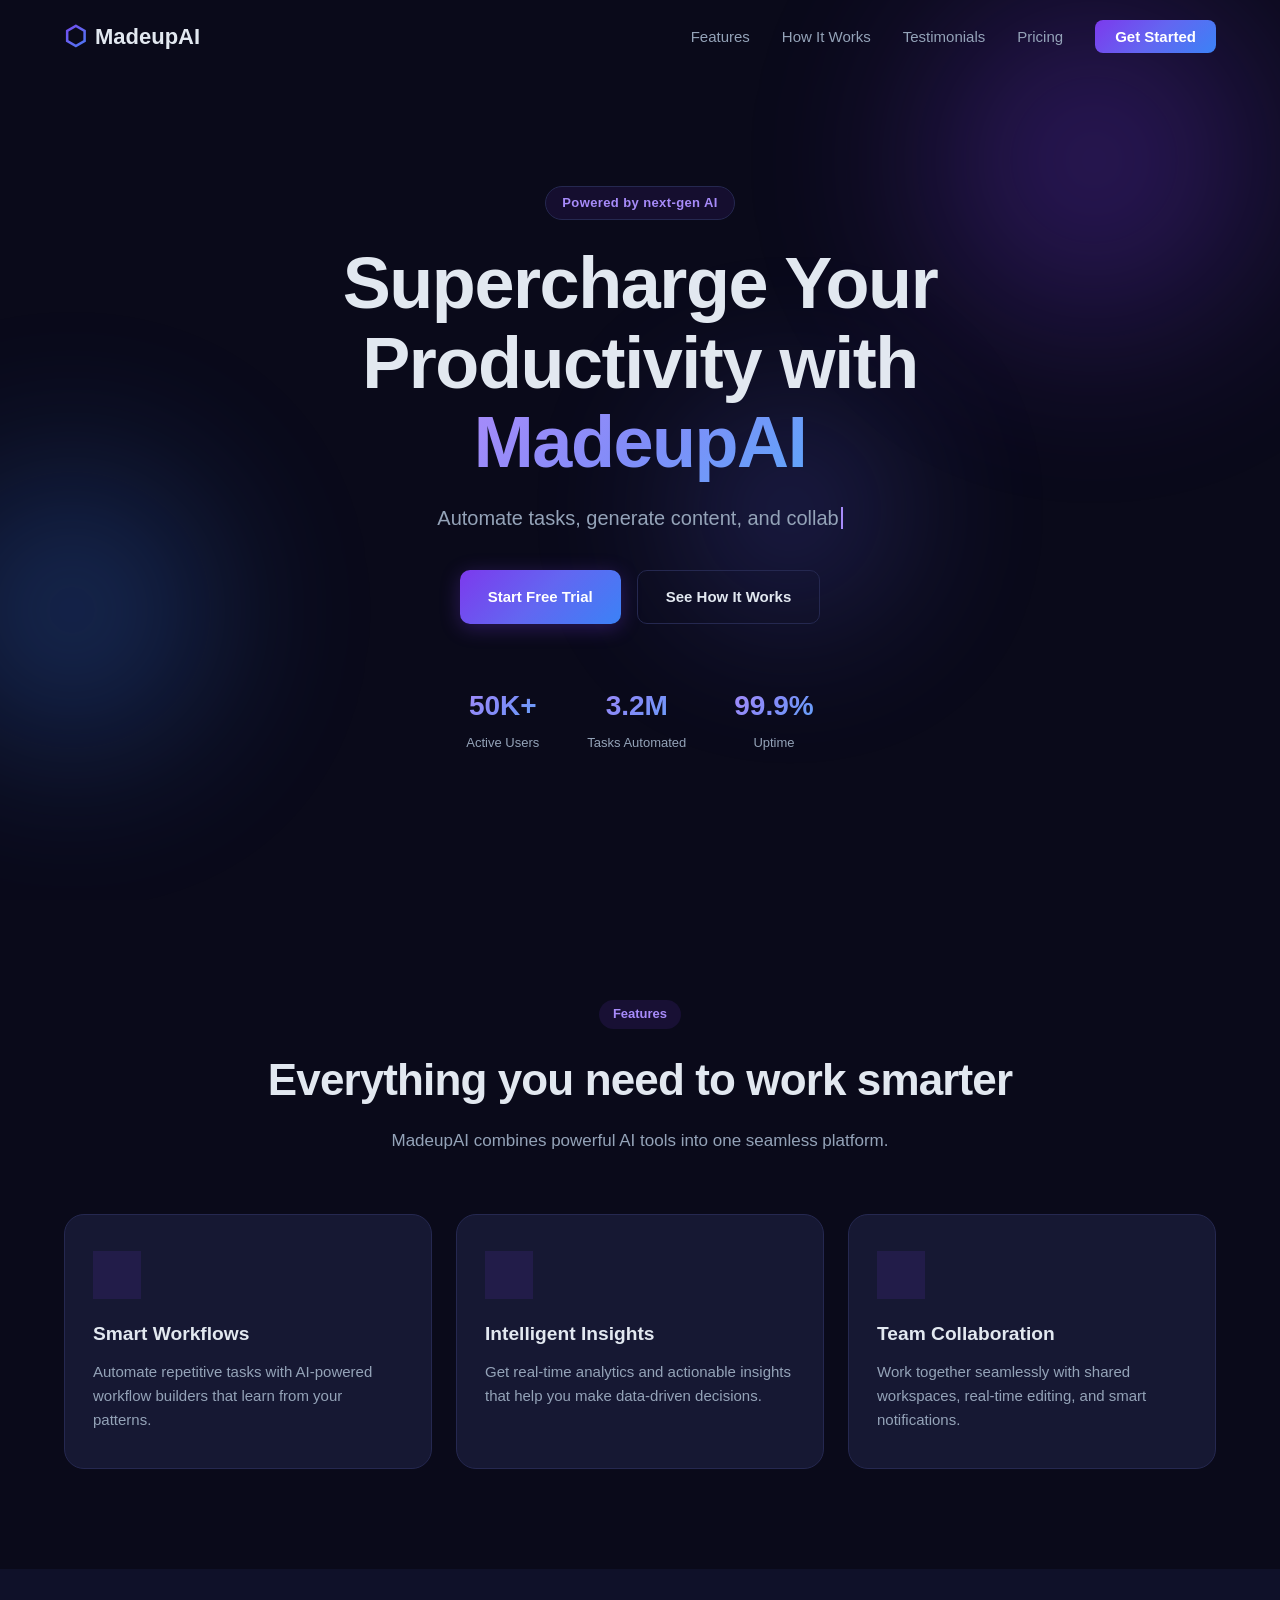
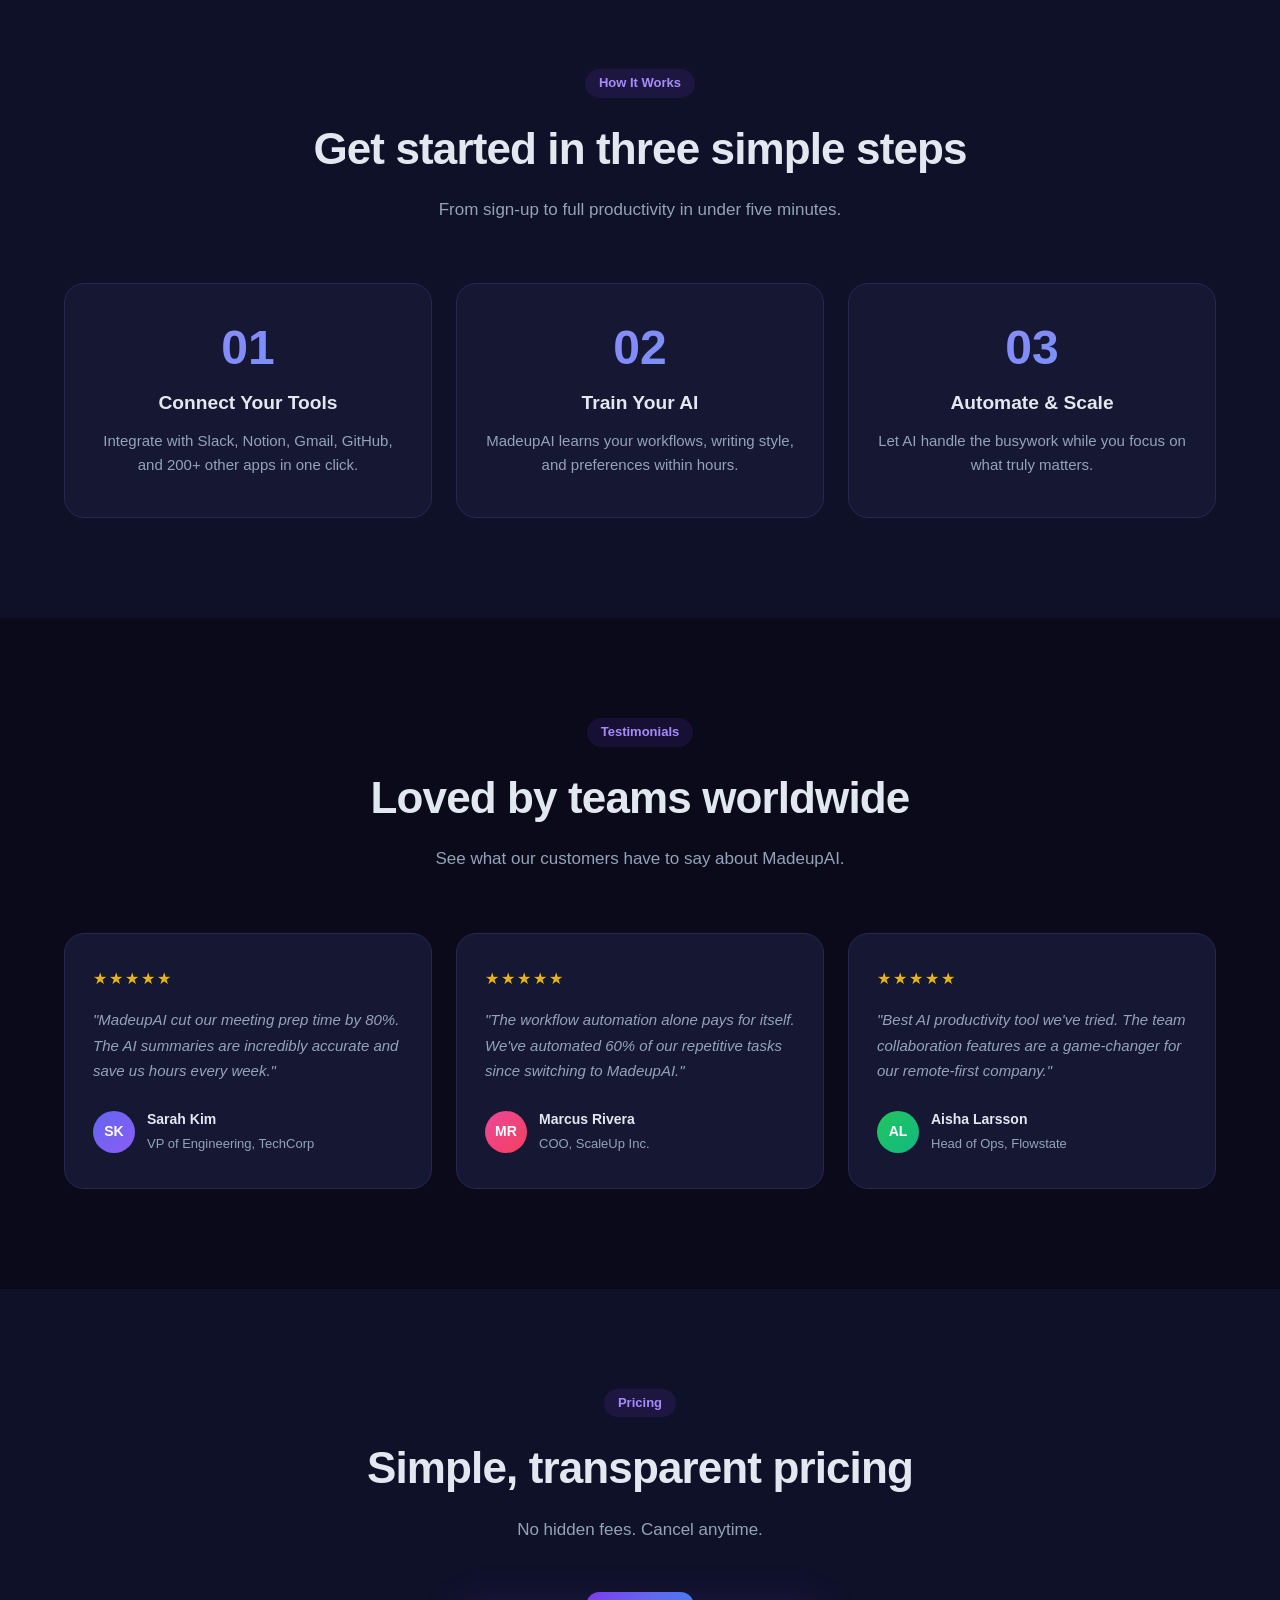
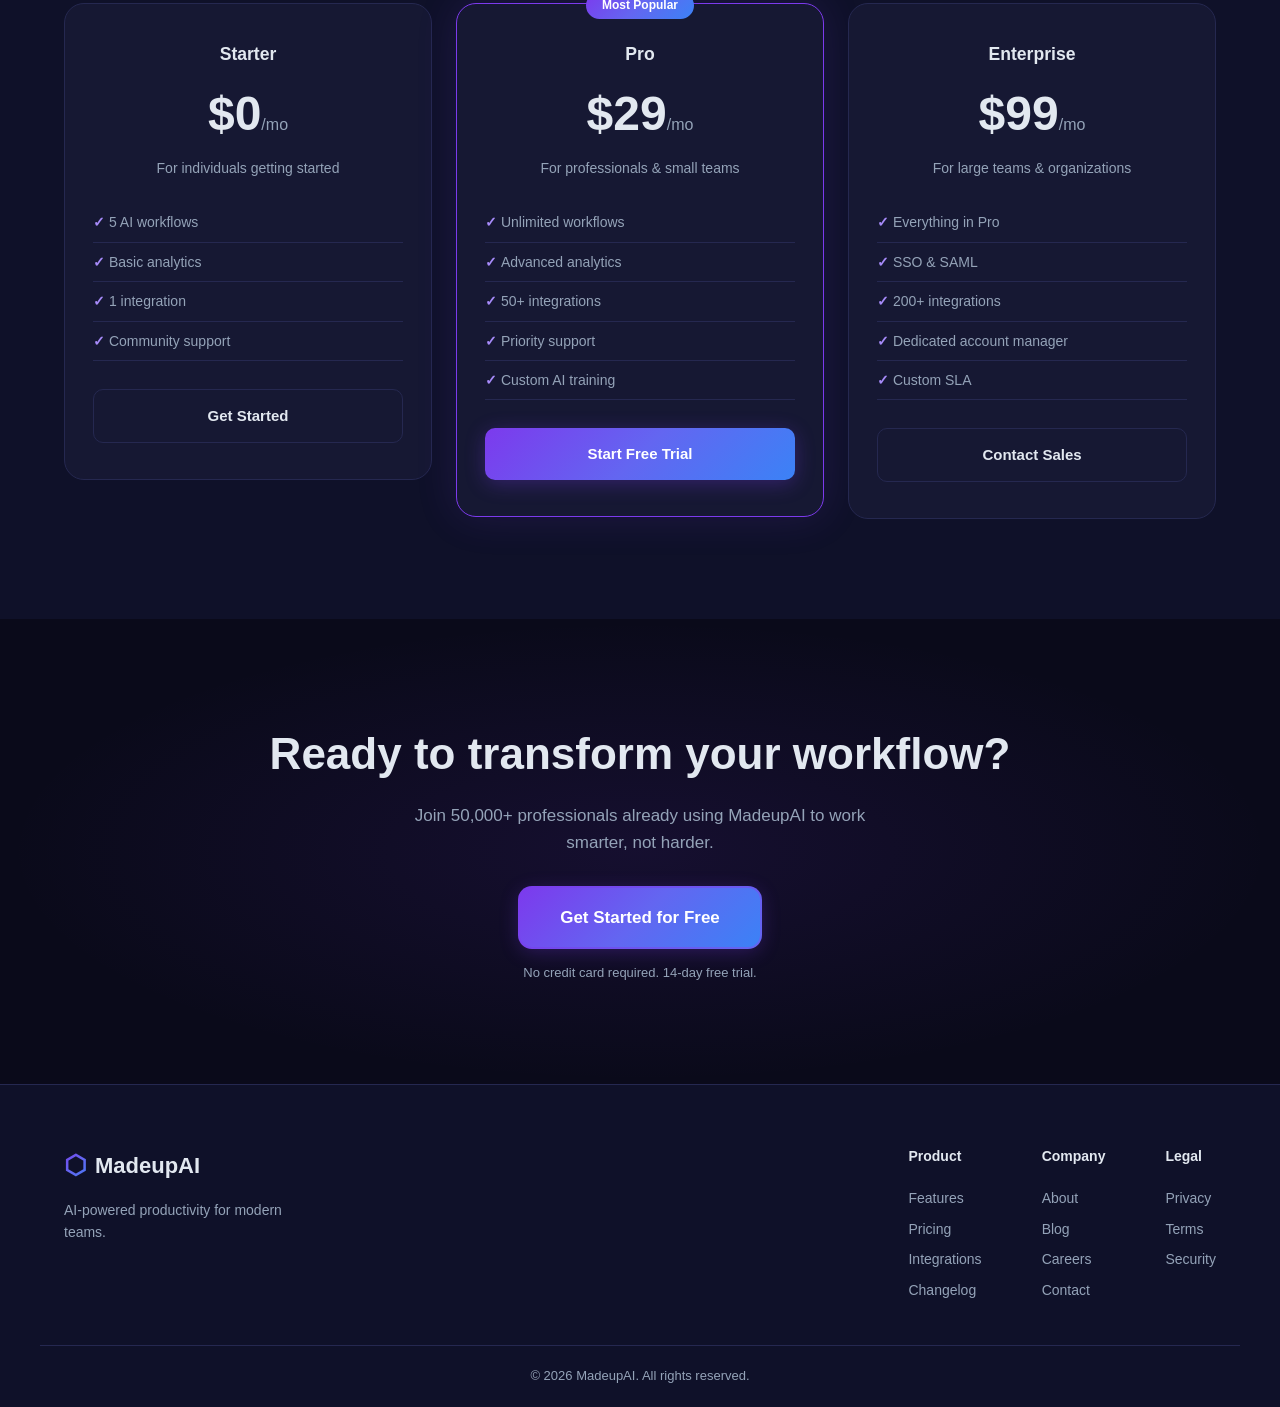
<file: animated-landing-page/index.html>
<!DOCTYPE html>
<html lang="en">
<head>
  <meta charset="UTF-8">
  <meta name="viewport" content="width=device-width, initial-scale=1.0">
  <title>MadeupAI — AI Productivity Platform</title>
  <link rel="stylesheet" href="style.css">
</head>
<body>

  <!-- ── Navbar ── -->
  <nav class="navbar" id="navbar">
    <div class="container nav-inner">
      <a href="#" class="logo">
        <span class="logo-icon">⬡</span> MadeupAI
      </a>
      <ul class="nav-links" id="navLinks">
        <li><a href="#features">Features</a></li>
        <li><a href="#how-it-works">How It Works</a></li>
        <li><a href="#testimonials">Testimonials</a></li>
        <li><a href="#pricing">Pricing</a></li>
        <li><a href="#cta" class="nav-cta">Get Started</a></li>
      </ul>
      <button class="hamburger" id="hamburger" aria-label="Toggle menu">
        <span></span><span></span><span></span>
      </button>
    </div>
  </nav>

  <!-- ── Hero ── -->
  <section class="hero" id="hero">
    <div class="hero-bg">
      <div class="orb orb-1"></div>
      <div class="orb orb-2"></div>
      <div class="orb orb-3"></div>
    </div>
    <div class="container hero-content">
      <div class="hero-badge animate-on-scroll">Powered by next-gen AI</div>
      <h1 class="hero-title animate-on-scroll">
        Supercharge Your<br>Productivity with <span class="gradient-text">MadeupAI</span>
      </h1>
      <p class="hero-tagline" id="typingTarget"></p>
      <div class="hero-actions animate-on-scroll">
        <a href="#cta" class="btn btn-primary">Start Free Trial</a>
        <a href="#how-it-works" class="btn btn-outline">See How It Works</a>
      </div>
      <div class="hero-stats animate-on-scroll">
        <div class="stat"><strong>50K+</strong><span>Active Users</span></div>
        <div class="stat"><strong>3.2M</strong><span>Tasks Automated</span></div>
        <div class="stat"><strong>99.9%</strong><span>Uptime</span></div>
      </div>
    </div>
  </section>

  <!-- ── Features ── -->
  <section class="section" id="features">
    <div class="container">
      <div class="section-header animate-on-scroll">
        <span class="section-tag">Features</span>
        <h2>Everything you need to work smarter</h2>
        <p>MadeupAI combines powerful AI tools into one seamless platform.</p>
      </div>
      <div class="features-grid">
        <div class="feature-card animate-on-scroll" data-tilt>
          <div class="feature-icon">
            <svg viewBox="0 0 24 24" fill="none" stroke="currentColor" stroke-width="1.5"><path d="M12 2L2 7l10 5 10-5-10-5z"/><path d="M2 17l10 5 10-5"/><path d="M2 12l10 5 10-5"/></svg>
          </div>
          <h3>Smart Workflows</h3>
          <p>Automate repetitive tasks with AI-powered workflow builders that learn from your patterns.</p>
        </div>
        <div class="feature-card animate-on-scroll" data-tilt>
          <div class="feature-icon">
            <svg viewBox="0 0 24 24" fill="none" stroke="currentColor" stroke-width="1.5"><circle cx="12" cy="12" r="3"/><path d="M12 1v2M12 21v2M4.22 4.22l1.42 1.42M18.36 18.36l1.42 1.42M1 12h2M21 12h2M4.22 19.78l1.42-1.42M18.36 5.64l1.42-1.42"/></svg>
          </div>
          <h3>Intelligent Insights</h3>
          <p>Get real-time analytics and actionable insights that help you make data-driven decisions.</p>
        </div>
        <div class="feature-card animate-on-scroll" data-tilt>
          <div class="feature-icon">
            <svg viewBox="0 0 24 24" fill="none" stroke="currentColor" stroke-width="1.5"><path d="M17 21v-2a4 4 0 0 0-4-4H5a4 4 0 0 0-4 4v2"/><circle cx="9" cy="7" r="4"/><path d="M23 21v-2a4 4 0 0 0-3-3.87"/><path d="M16 3.13a4 4 0 0 1 0 7.75"/></svg>
          </div>
          <h3>Team Collaboration</h3>
          <p>Work together seamlessly with shared workspaces, real-time editing, and smart notifications.</p>
        </div>
      </div>
    </div>
  </section>

  <!-- ── How It Works ── -->
  <section class="section section-alt" id="how-it-works">
    <div class="container">
      <div class="section-header animate-on-scroll">
        <span class="section-tag">How It Works</span>
        <h2>Get started in three simple steps</h2>
        <p>From sign-up to full productivity in under five minutes.</p>
      </div>
      <div class="steps-grid">
        <div class="step-card animate-on-scroll">
          <div class="step-number">01</div>
          <h3>Connect Your Tools</h3>
          <p>Integrate with Slack, Notion, Gmail, GitHub, and 200+ other apps in one click.</p>
        </div>
        <div class="step-card animate-on-scroll">
          <div class="step-number">02</div>
          <h3>Train Your AI</h3>
          <p>MadeupAI learns your workflows, writing style, and preferences within hours.</p>
        </div>
        <div class="step-card animate-on-scroll">
          <div class="step-number">03</div>
          <h3>Automate &amp; Scale</h3>
          <p>Let AI handle the busywork while you focus on what truly matters.</p>
        </div>
      </div>
    </div>
  </section>

  <!-- ── Testimonials ── -->
  <section class="section" id="testimonials">
    <div class="container">
      <div class="section-header animate-on-scroll">
        <span class="section-tag">Testimonials</span>
        <h2>Loved by teams worldwide</h2>
        <p>See what our customers have to say about MadeupAI.</p>
      </div>
      <div class="testimonials-grid">
        <div class="testimonial-card animate-on-scroll">
          <div class="stars">★★★★★</div>
          <p>"MadeupAI cut our meeting prep time by 80%. The AI summaries are incredibly accurate and save us hours every week."</p>
          <div class="testimonial-author">
            <div class="author-avatar" style="background: linear-gradient(135deg, #6366f1, #8b5cf6);">SK</div>
            <div>
              <strong>Sarah Kim</strong>
              <span>VP of Engineering, TechCorp</span>
            </div>
          </div>
        </div>
        <div class="testimonial-card animate-on-scroll">
          <div class="stars">★★★★★</div>
          <p>"The workflow automation alone pays for itself. We've automated 60% of our repetitive tasks since switching to MadeupAI."</p>
          <div class="testimonial-author">
            <div class="author-avatar" style="background: linear-gradient(135deg, #ec4899, #f43f5e);">MR</div>
            <div>
              <strong>Marcus Rivera</strong>
              <span>COO, ScaleUp Inc.</span>
            </div>
          </div>
        </div>
        <div class="testimonial-card animate-on-scroll">
          <div class="stars">★★★★★</div>
          <p>"Best AI productivity tool we've tried. The team collaboration features are a game-changer for our remote-first company."</p>
          <div class="testimonial-author">
            <div class="author-avatar" style="background: linear-gradient(135deg, #22c55e, #10b981);">AL</div>
            <div>
              <strong>Aisha Larsson</strong>
              <span>Head of Ops, Flowstate</span>
            </div>
          </div>
        </div>
      </div>
    </div>
  </section>

  <!-- ── Pricing ── -->
  <section class="section section-alt" id="pricing">
    <div class="container">
      <div class="section-header animate-on-scroll">
        <span class="section-tag">Pricing</span>
        <h2>Simple, transparent pricing</h2>
        <p>No hidden fees. Cancel anytime.</p>
      </div>
      <div class="pricing-grid">
        <div class="pricing-card animate-on-scroll">
          <h3>Starter</h3>
          <div class="price">$0<span>/mo</span></div>
          <p class="price-desc">For individuals getting started</p>
          <ul class="price-features">
            <li>5 AI workflows</li>
            <li>Basic analytics</li>
            <li>1 integration</li>
            <li>Community support</li>
          </ul>
          <a href="#cta" class="btn btn-outline btn-block">Get Started</a>
        </div>
        <div class="pricing-card popular animate-on-scroll">
          <div class="popular-badge">Most Popular</div>
          <h3>Pro</h3>
          <div class="price">$29<span>/mo</span></div>
          <p class="price-desc">For professionals &amp; small teams</p>
          <ul class="price-features">
            <li>Unlimited workflows</li>
            <li>Advanced analytics</li>
            <li>50+ integrations</li>
            <li>Priority support</li>
            <li>Custom AI training</li>
          </ul>
          <a href="#cta" class="btn btn-primary btn-block">Start Free Trial</a>
        </div>
        <div class="pricing-card animate-on-scroll">
          <h3>Enterprise</h3>
          <div class="price">$99<span>/mo</span></div>
          <p class="price-desc">For large teams &amp; organizations</p>
          <ul class="price-features">
            <li>Everything in Pro</li>
            <li>SSO &amp; SAML</li>
            <li>200+ integrations</li>
            <li>Dedicated account manager</li>
            <li>Custom SLA</li>
          </ul>
          <a href="#cta" class="btn btn-outline btn-block">Contact Sales</a>
        </div>
      </div>
    </div>
  </section>

  <!-- ── CTA ── -->
  <section class="section cta-section" id="cta">
    <div class="container cta-content animate-on-scroll">
      <h2>Ready to transform your workflow?</h2>
      <p>Join 50,000+ professionals already using MadeupAI to work smarter, not harder.</p>
      <a href="#" class="btn btn-cta">
        <span>Get Started for Free</span>
      </a>
      <small>No credit card required. 14-day free trial.</small>
    </div>
  </section>

  <!-- ── Footer ── -->
  <footer class="footer">
    <div class="container footer-inner">
      <div class="footer-brand">
        <a href="#" class="logo"><span class="logo-icon">⬡</span> MadeupAI</a>
        <p>AI-powered productivity for modern teams.</p>
      </div>
      <div class="footer-links">
        <div class="footer-col">
          <h4>Product</h4>
          <a href="#">Features</a>
          <a href="#">Pricing</a>
          <a href="#">Integrations</a>
          <a href="#">Changelog</a>
        </div>
        <div class="footer-col">
          <h4>Company</h4>
          <a href="#">About</a>
          <a href="#">Blog</a>
          <a href="#">Careers</a>
          <a href="#">Contact</a>
        </div>
        <div class="footer-col">
          <h4>Legal</h4>
          <a href="#">Privacy</a>
          <a href="#">Terms</a>
          <a href="#">Security</a>
        </div>
      </div>
    </div>
    <div class="container footer-bottom">
      <p>&copy; 2026 MadeupAI. All rights reserved.</p>
    </div>
  </footer>

  <script src="script.js"></script>
</body>
</html>
</file>
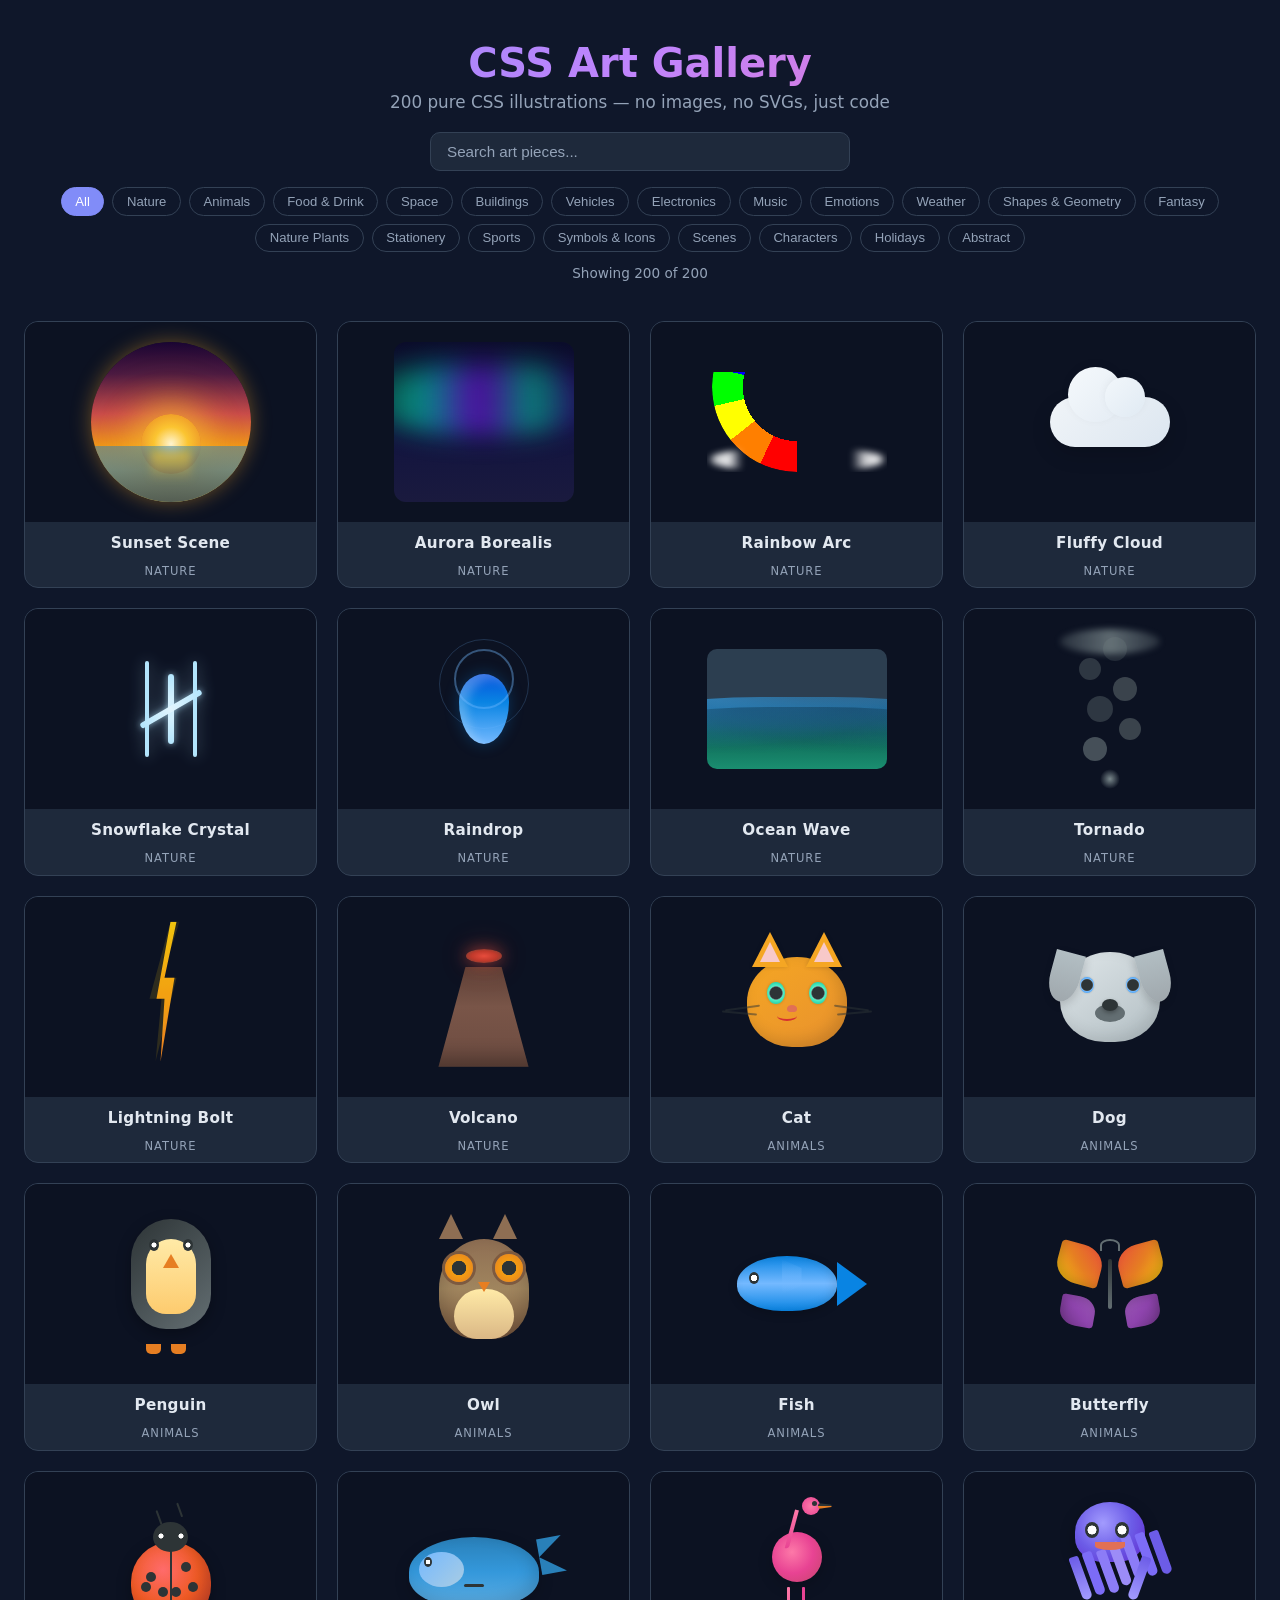
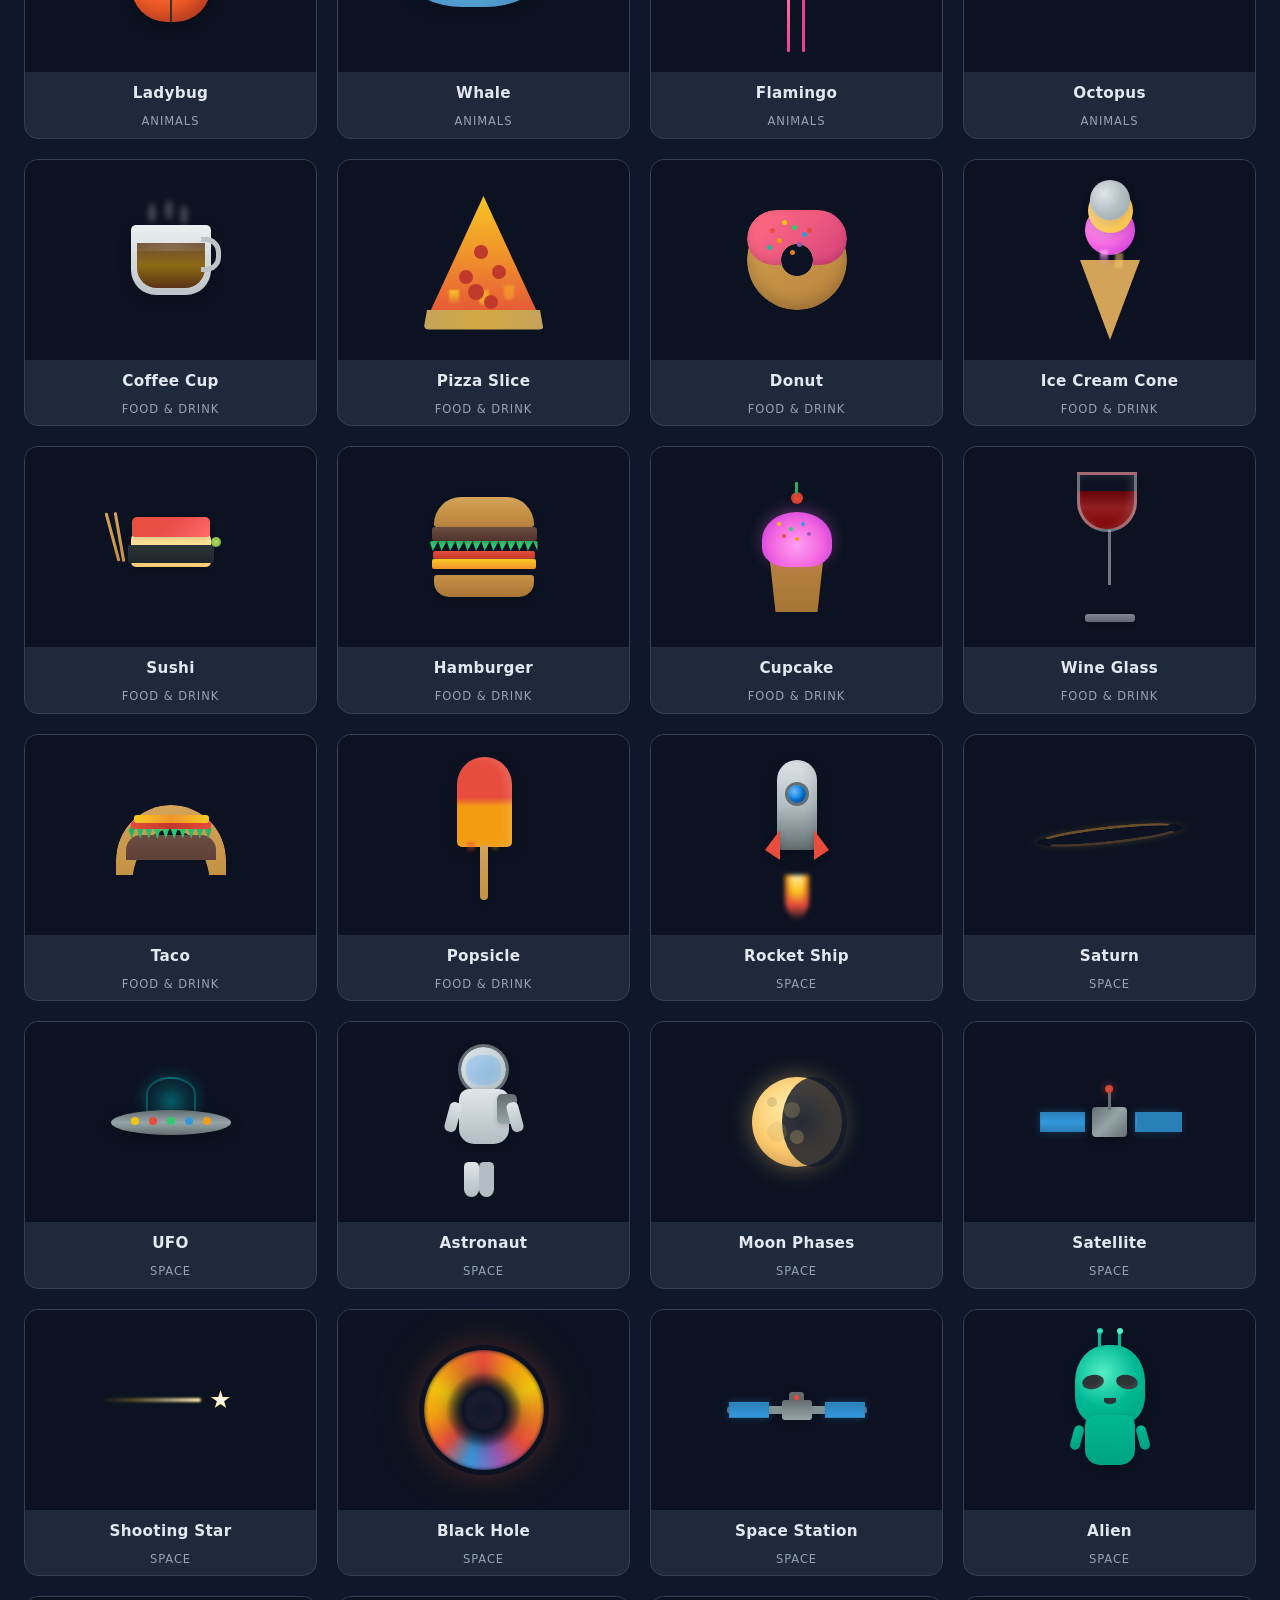
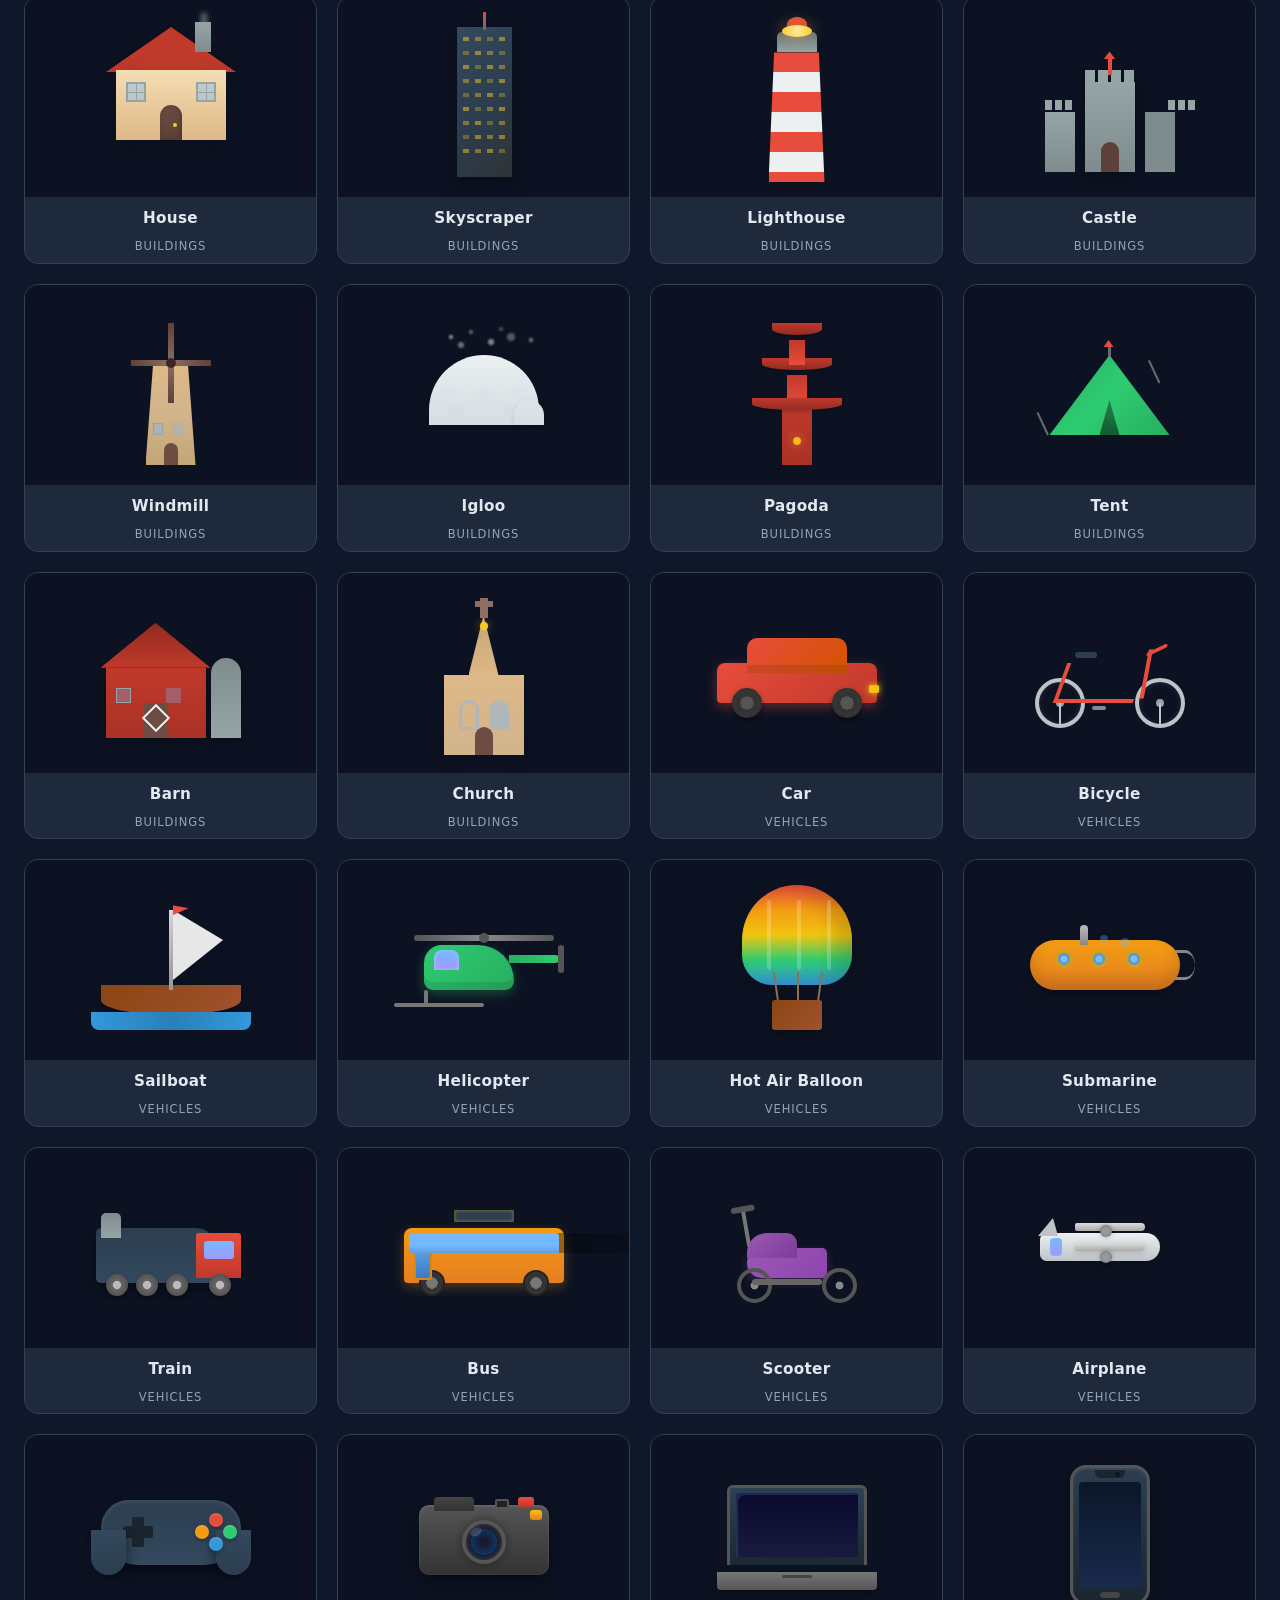
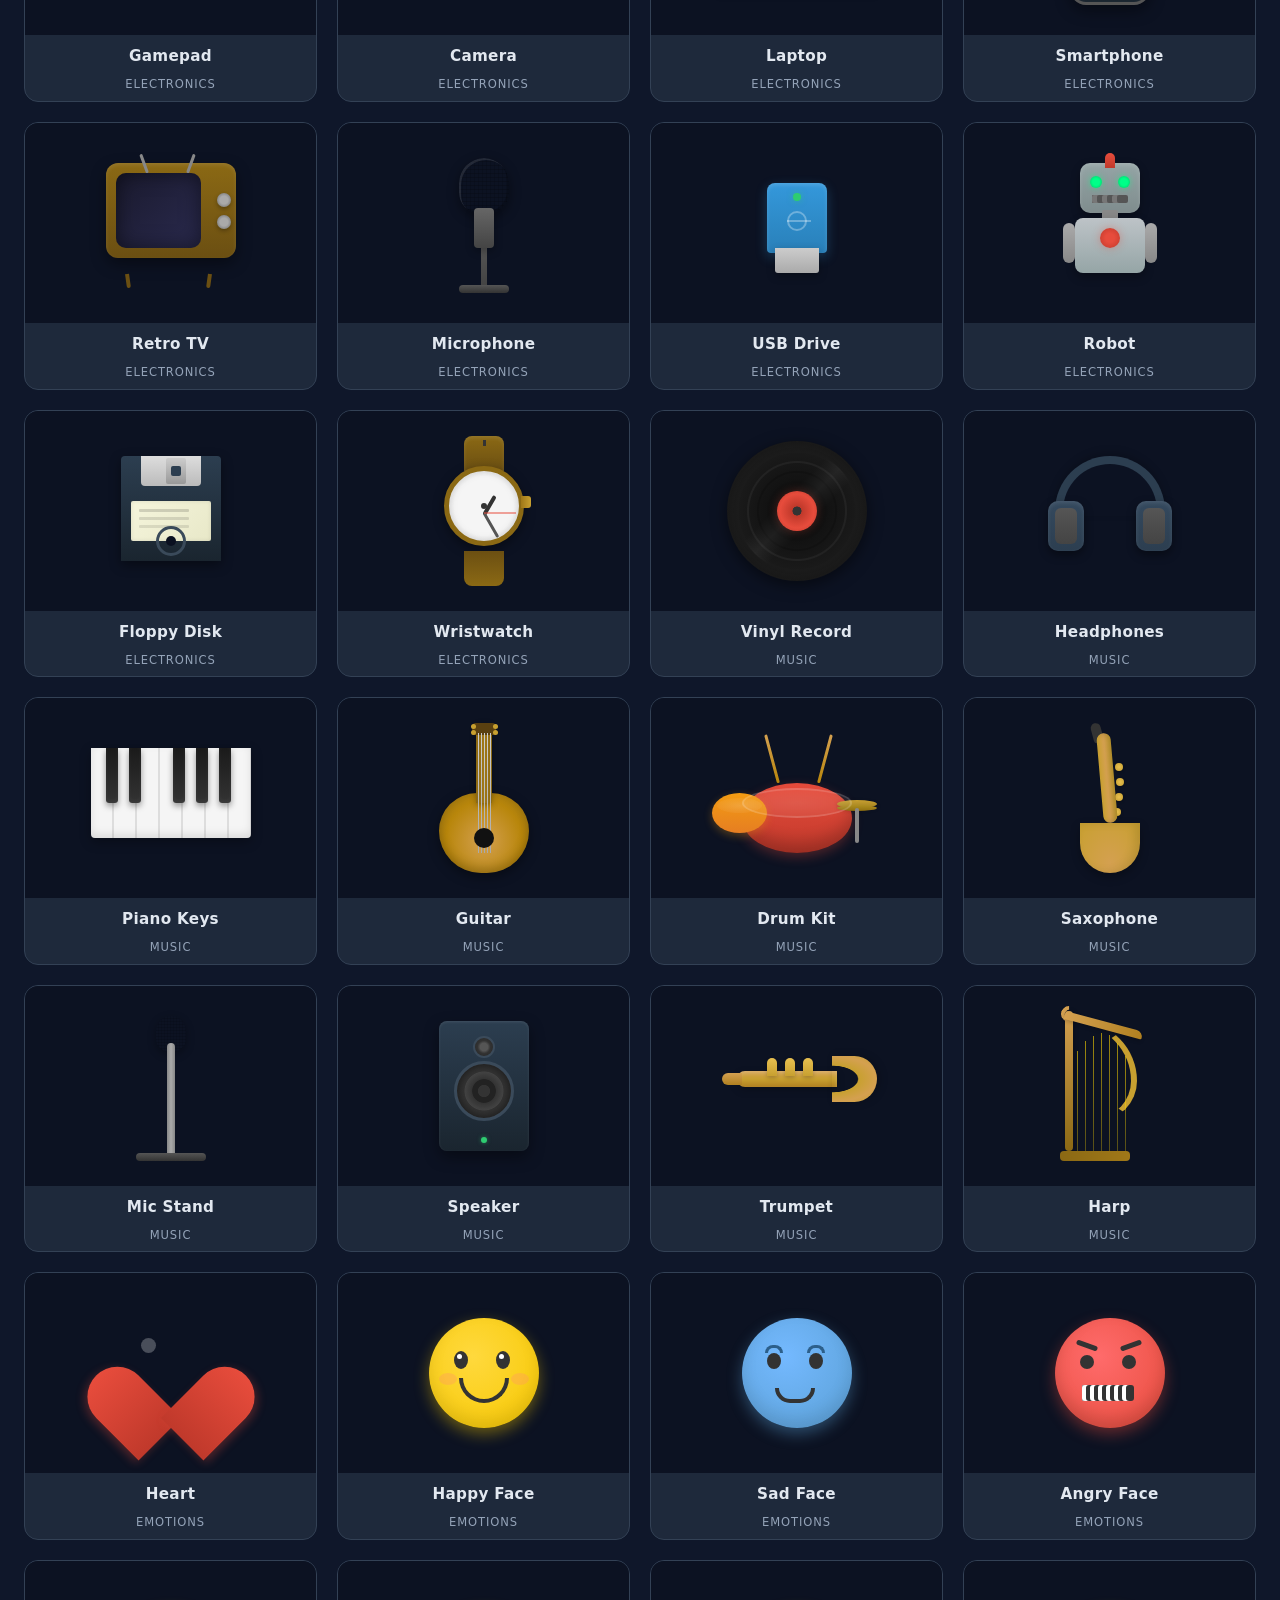
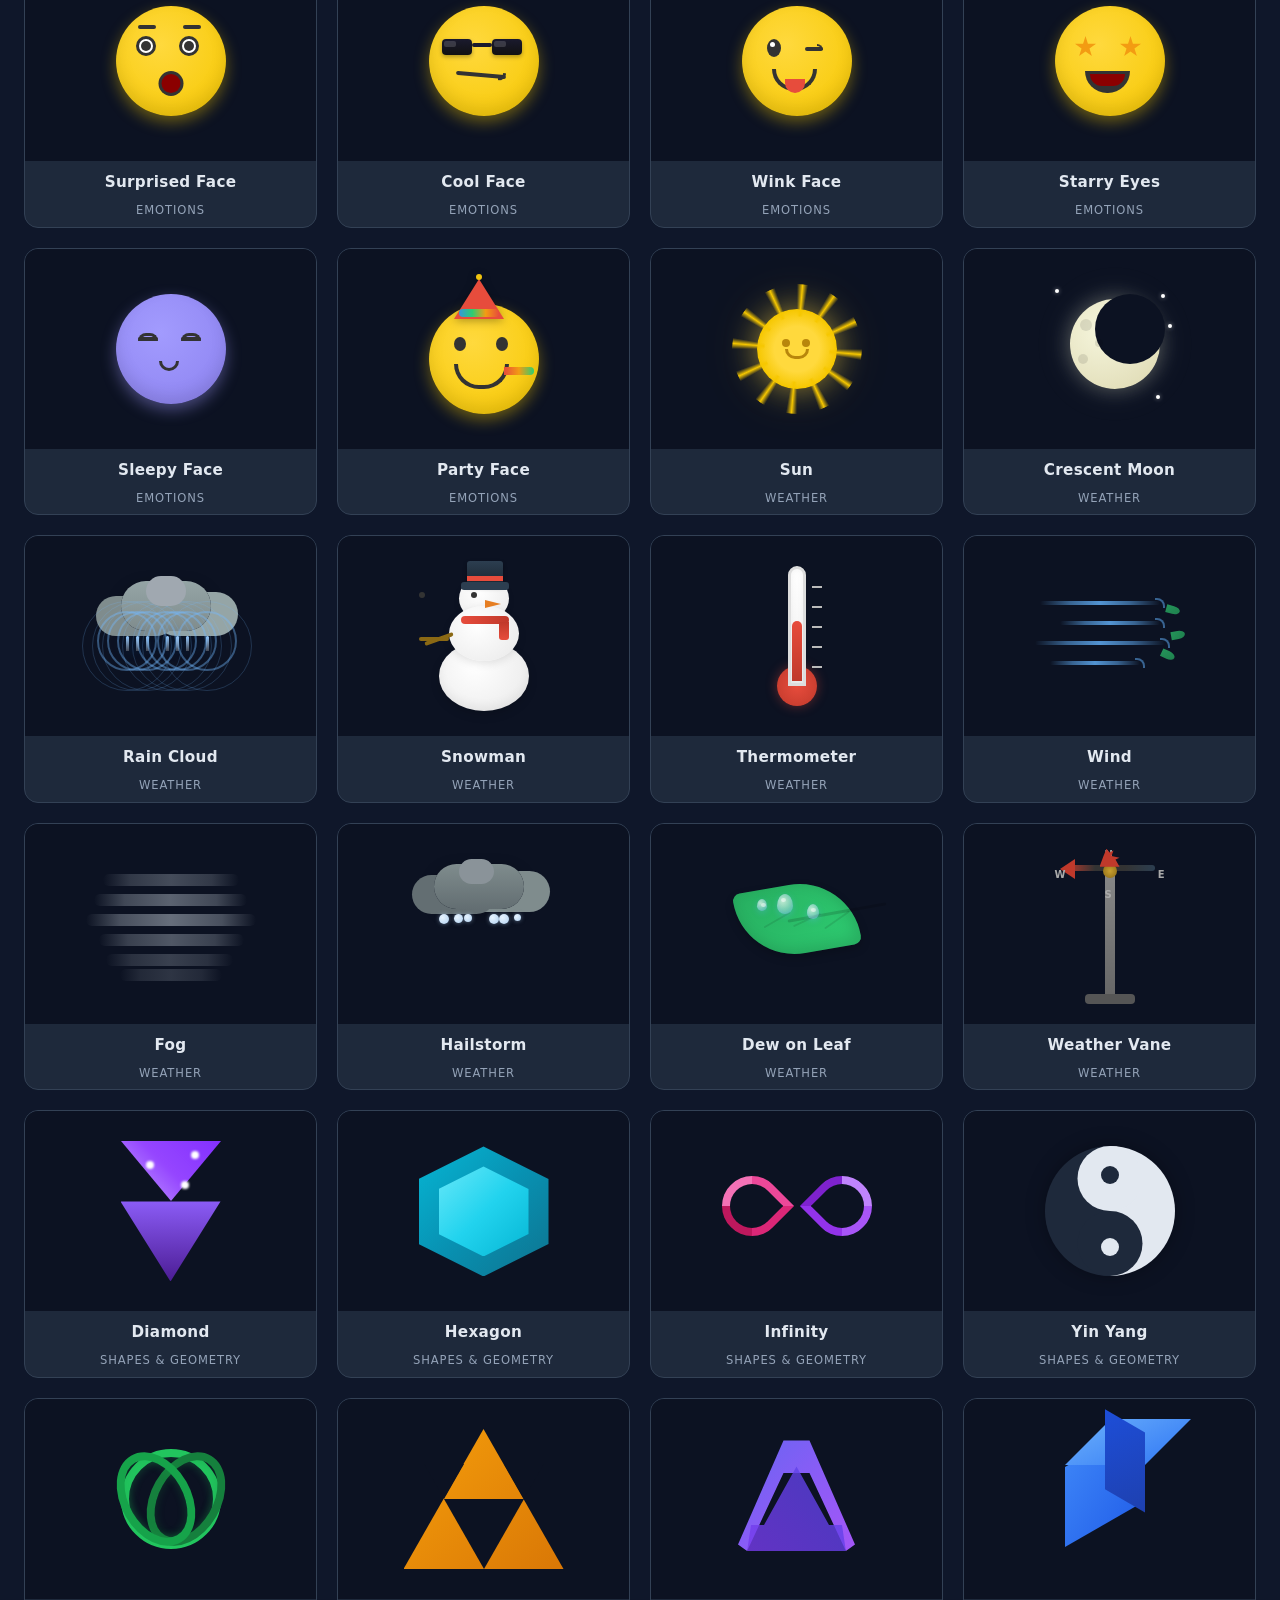
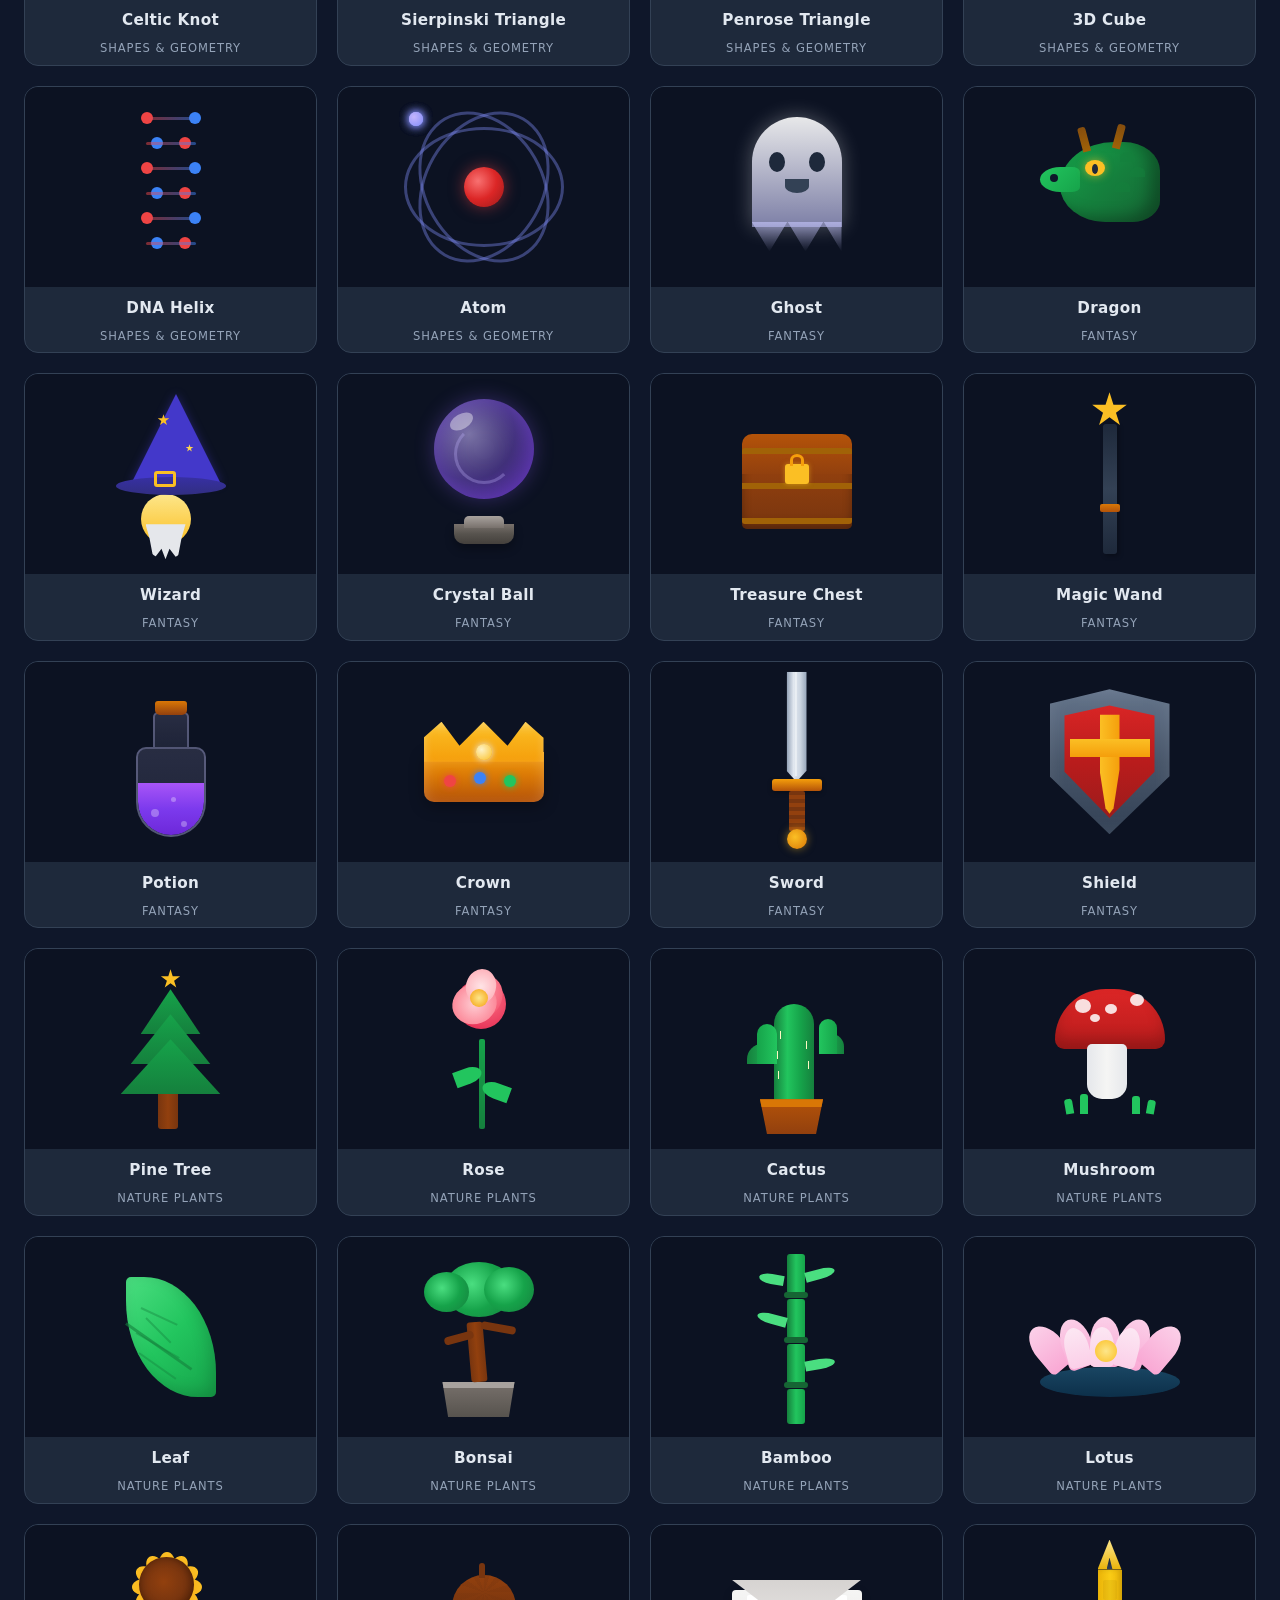
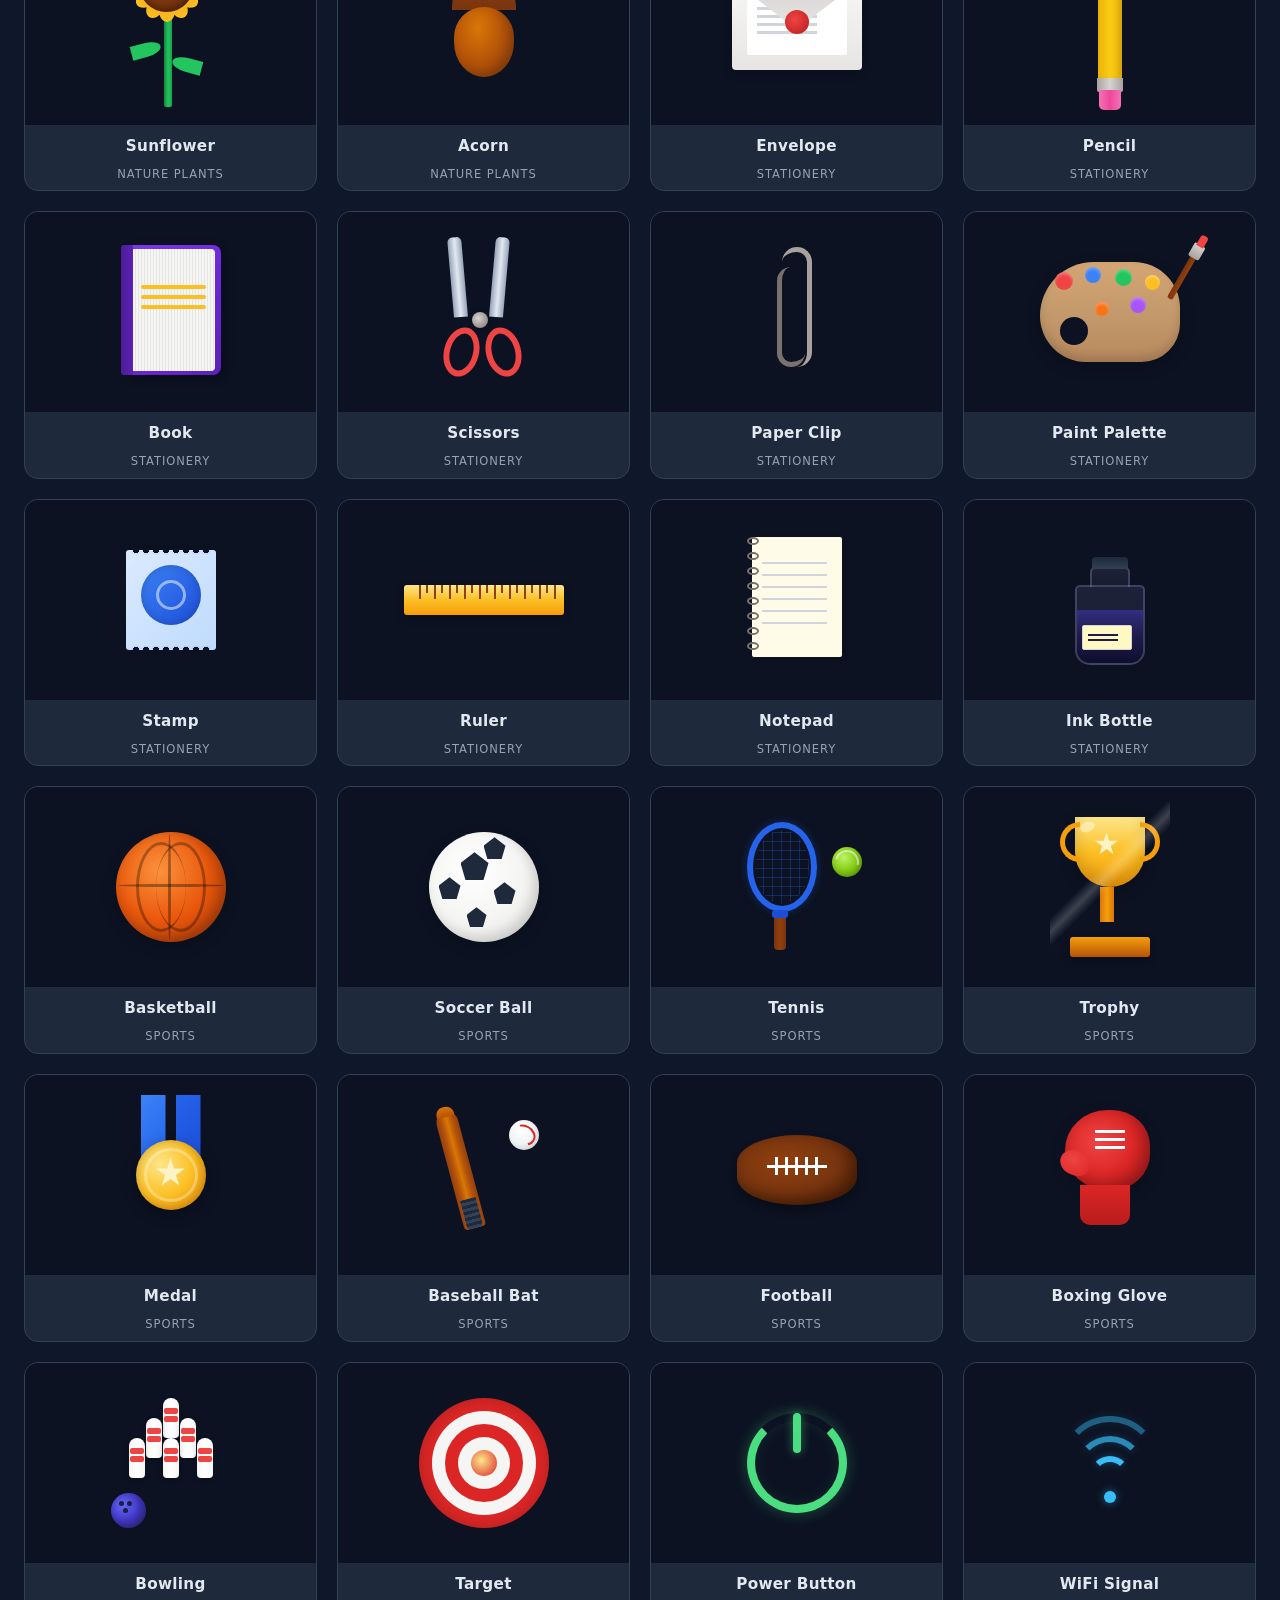
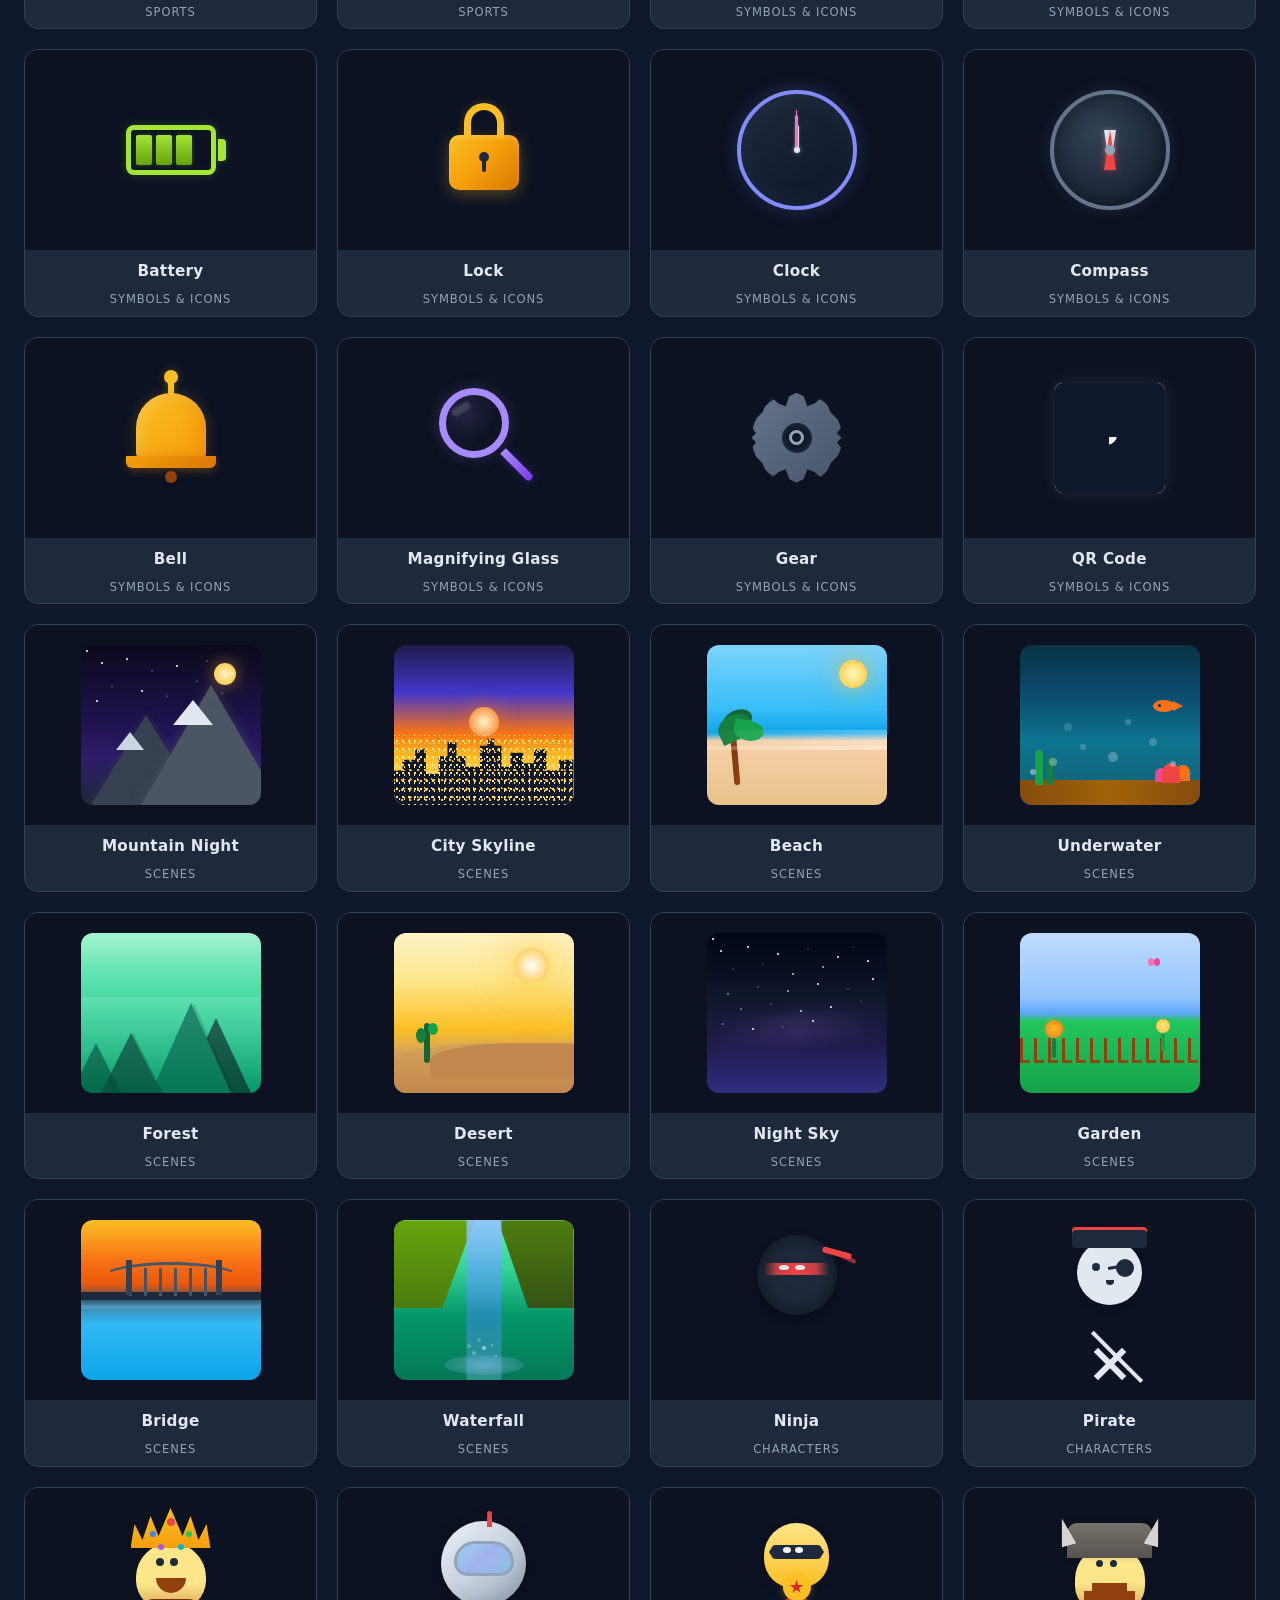
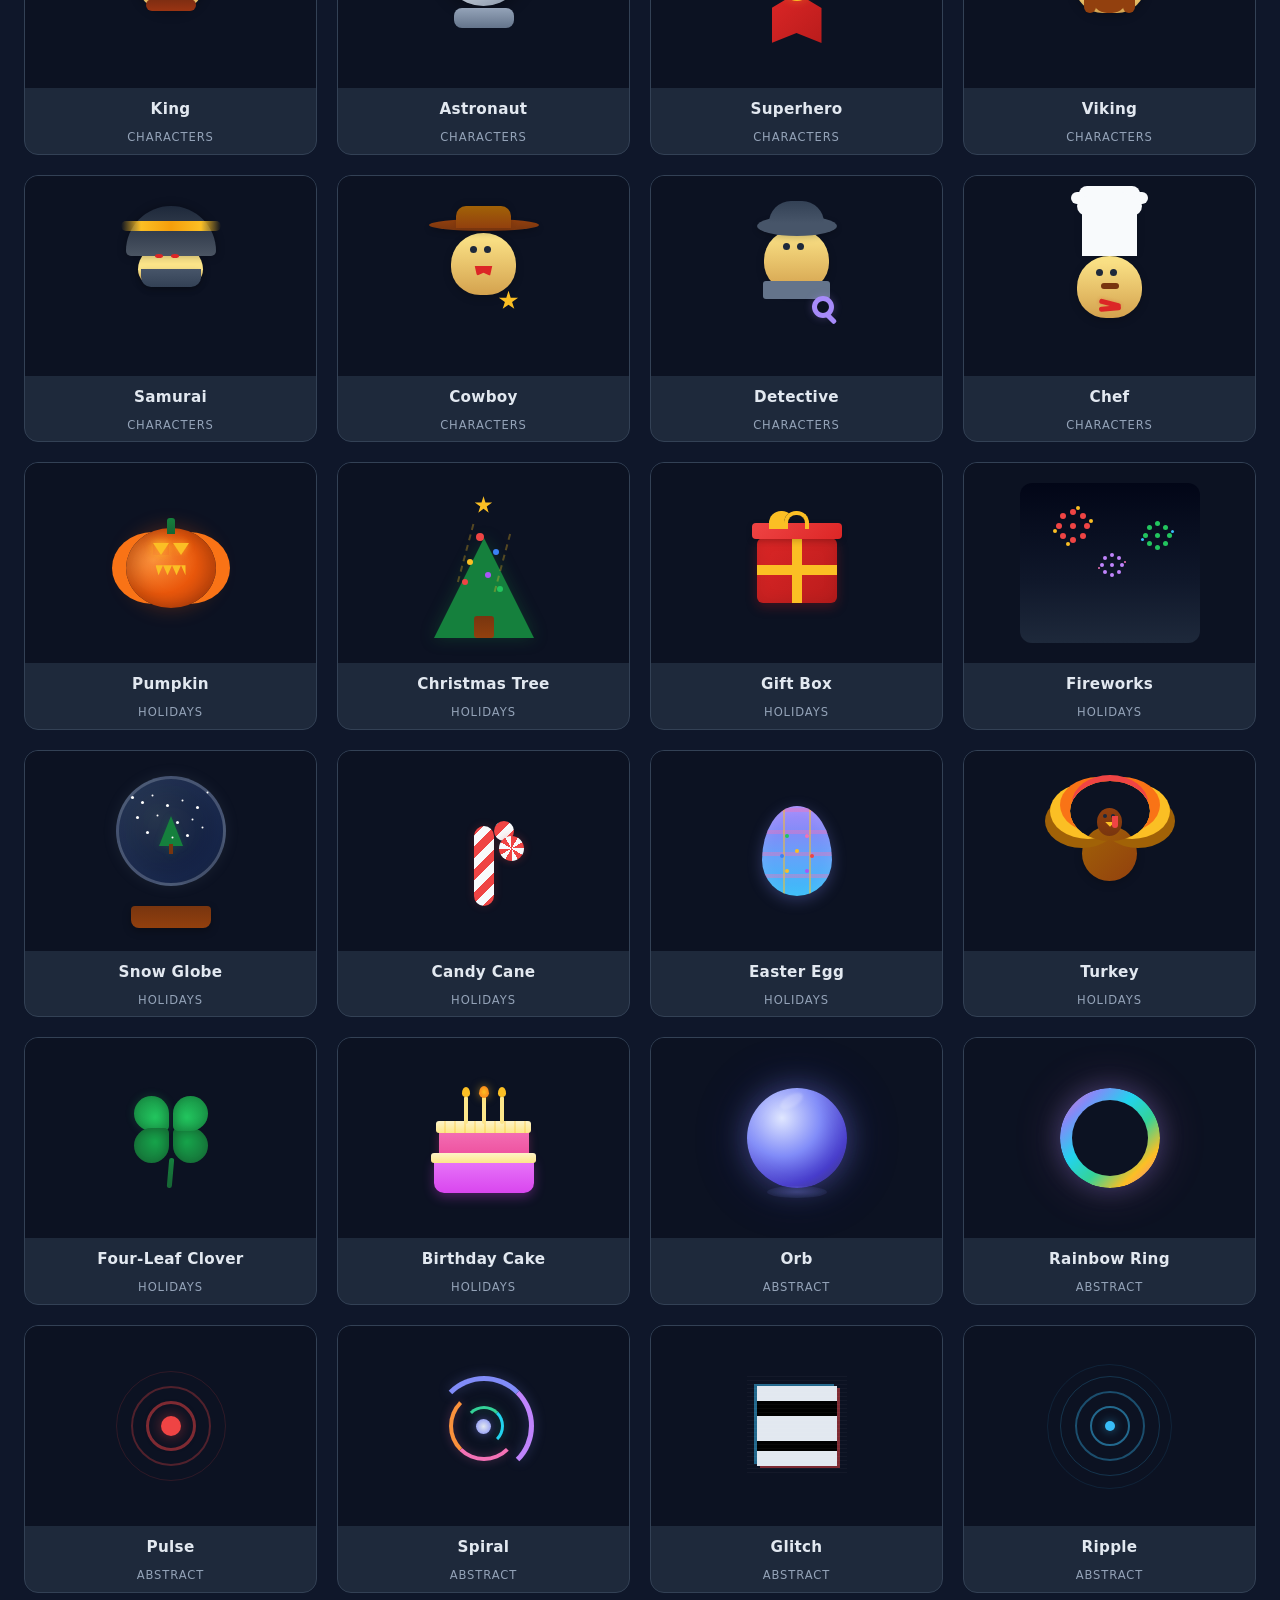
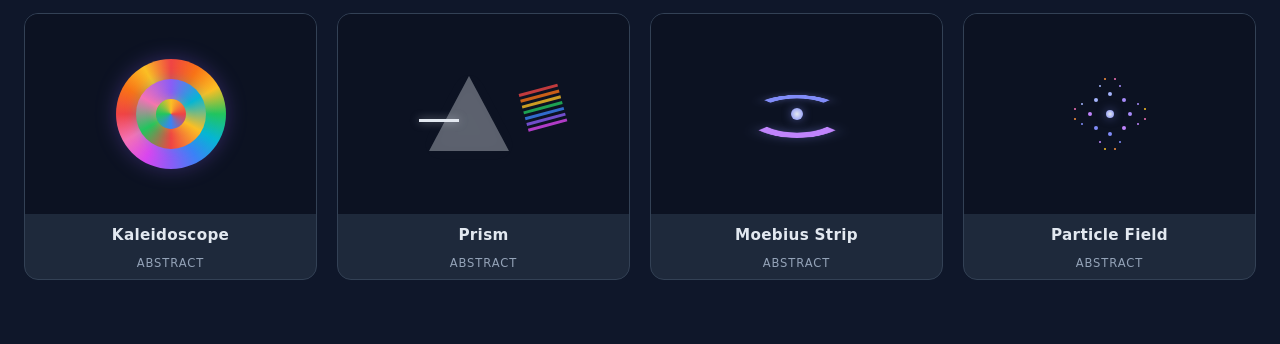
<file: css-art-gallery/index.html>
<!DOCTYPE html>
<html lang="en">
<head>
  <meta charset="UTF-8">
  <meta name="viewport" content="width=device-width, initial-scale=1.0">
  <title>CSS Art Gallery — 200 Pure CSS Illustrations</title>
  <link rel="stylesheet" href="style.css">
  <link rel="stylesheet" href="art/nature.css">
  <link rel="stylesheet" href="art/animals.css">
  <link rel="stylesheet" href="art/food.css">
  <link rel="stylesheet" href="art/space.css">
  <link rel="stylesheet" href="art/buildings.css">
  <link rel="stylesheet" href="art/vehicles.css">
  <link rel="stylesheet" href="art/electronics.css">
  <link rel="stylesheet" href="art/music.css">
  <link rel="stylesheet" href="art/emotions.css">
  <link rel="stylesheet" href="art/weather.css">
  <link rel="stylesheet" href="art/geometry.css">
  <link rel="stylesheet" href="art/fantasy.css">
  <link rel="stylesheet" href="art/plants.css">
  <link rel="stylesheet" href="art/stationery.css">
  <link rel="stylesheet" href="art/sports.css">
  <link rel="stylesheet" href="art/symbols.css">
  <link rel="stylesheet" href="art/scenes.css">
  <link rel="stylesheet" href="art/characters.css">
  <link rel="stylesheet" href="art/holidays.css">
  <link rel="stylesheet" href="art/abstract.css">
</head>
<body>
  <header>
    <h1>CSS Art Gallery</h1>
    <p class="subtitle">200 pure CSS illustrations — no images, no SVGs, just code</p>
    <div class="controls">
      <div class="search-box">
        <input type="text" id="search" placeholder="Search art pieces..." autocomplete="off">
      </div>
      <div class="filter-bar" id="filterBar"></div>
      <p class="counter" id="counter"></p>
    </div>
  </header>

  <main class="gallery" id="gallery"></main>

  <div class="lightbox" id="lightbox">
    <div class="lightbox-content">
      <button class="lightbox-close" id="lightboxClose">&times;</button>
      <div class="lightbox-art" id="lightboxArt"></div>
      <h2 class="lightbox-title" id="lightboxTitle"></h2>
      <p class="lightbox-cat" id="lightboxCat"></p>
    </div>
  </div>

  <script src="art-data-1.js"></script>
  <script src="art-data-2.js"></script>
  <script src="script.js"></script>
</body>
</html>
</file>
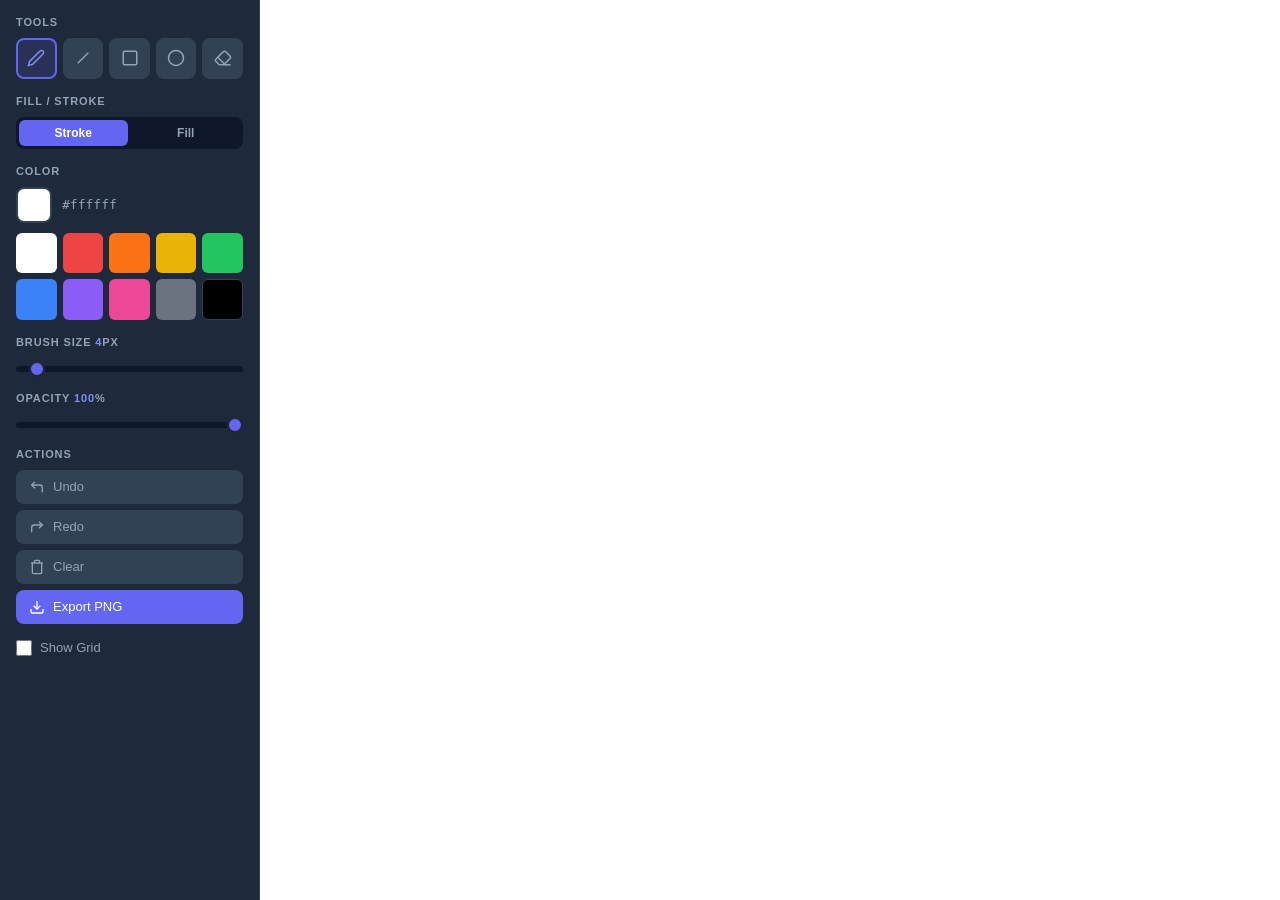
<file: drawing-canvas/index.html>
<!DOCTYPE html>
<html lang="en">
<head>
  <meta charset="UTF-8">
  <meta name="viewport" content="width=device-width, initial-scale=1.0">
  <title>Drawing Canvas</title>
  <link rel="stylesheet" href="style.css">
</head>
<body>
  <div class="app">
    <aside class="toolbar">
      <div class="toolbar-section">
        <h3>Tools</h3>
        <div class="tool-grid">
          <button class="tool-btn active" data-tool="pencil" title="Pencil (P)">
            <svg viewBox="0 0 24 24" fill="none" stroke="currentColor" stroke-width="2"><path d="M17 3a2.85 2.85 0 1 1 4 4L7.5 20.5 2 22l1.5-5.5Z"/></svg>
          </button>
          <button class="tool-btn" data-tool="line" title="Line (L)">
            <svg viewBox="0 0 24 24" fill="none" stroke="currentColor" stroke-width="2"><line x1="5" y1="19" x2="19" y2="5"/></svg>
          </button>
          <button class="tool-btn" data-tool="rectangle" title="Rectangle (R)">
            <svg viewBox="0 0 24 24" fill="none" stroke="currentColor" stroke-width="2"><rect x="3" y="3" width="18" height="18" rx="2"/></svg>
          </button>
          <button class="tool-btn" data-tool="circle" title="Circle (C)">
            <svg viewBox="0 0 24 24" fill="none" stroke="currentColor" stroke-width="2"><circle cx="12" cy="12" r="10"/></svg>
          </button>
          <button class="tool-btn" data-tool="eraser" title="Eraser (E)">
            <svg viewBox="0 0 24 24" fill="none" stroke="currentColor" stroke-width="2"><path d="m7 21-4.3-4.3c-1-1-1-2.5 0-3.4l9.6-9.6c1-1 2.5-1 3.4 0l5.6 5.6c1 1 1 2.5 0 3.4L13 21"/><path d="M22 21H7"/><path d="m5 11 9 9"/></svg>
          </button>
        </div>
      </div>

      <div class="toolbar-section">
        <h3>Fill / Stroke</h3>
        <div class="toggle-group">
          <button class="toggle-btn active" data-mode="stroke">Stroke</button>
          <button class="toggle-btn" data-mode="fill">Fill</button>
        </div>
      </div>

      <div class="toolbar-section">
        <h3>Color</h3>
        <div class="color-picker-row">
          <input type="color" id="colorPicker" value="#ffffff">
          <span class="color-hex" id="colorHex">#ffffff</span>
        </div>
        <div class="color-swatches" id="colorSwatches">
          <button class="swatch" data-color="#ffffff" style="background:#ffffff"></button>
          <button class="swatch" data-color="#ef4444" style="background:#ef4444"></button>
          <button class="swatch" data-color="#f97316" style="background:#f97316"></button>
          <button class="swatch" data-color="#eab308" style="background:#eab308"></button>
          <button class="swatch" data-color="#22c55e" style="background:#22c55e"></button>
          <button class="swatch" data-color="#3b82f6" style="background:#3b82f6"></button>
          <button class="swatch" data-color="#8b5cf6" style="background:#8b5cf6"></button>
          <button class="swatch" data-color="#ec4899" style="background:#ec4899"></button>
          <button class="swatch" data-color="#6b7280" style="background:#6b7280"></button>
          <button class="swatch" data-color="#000000" style="background:#000000; border: 1px solid #374151;"></button>
        </div>
      </div>

      <div class="toolbar-section">
        <h3>Brush Size <span id="sizeValue">4</span>px</h3>
        <input type="range" id="brushSize" min="1" max="50" value="4" class="slider">
      </div>

      <div class="toolbar-section">
        <h3>Opacity <span id="opacityValue">100</span>%</h3>
        <input type="range" id="opacitySlider" min="1" max="100" value="100" class="slider">
      </div>

      <div class="toolbar-section">
        <h3>Actions</h3>
        <div class="action-buttons">
          <button class="action-btn" id="undoBtn" title="Undo (Ctrl+Z)">
            <svg viewBox="0 0 24 24" fill="none" stroke="currentColor" stroke-width="2"><polyline points="9 14 4 9 9 4"/><path d="M20 20v-7a4 4 0 0 0-4-4H4"/></svg>
            Undo
          </button>
          <button class="action-btn" id="redoBtn" title="Redo (Ctrl+Y)">
            <svg viewBox="0 0 24 24" fill="none" stroke="currentColor" stroke-width="2"><polyline points="15 14 20 9 15 4"/><path d="M4 20v-7a4 4 0 0 1 4-4h12"/></svg>
            Redo
          </button>
          <button class="action-btn" id="clearBtn" title="Clear Canvas">
            <svg viewBox="0 0 24 24" fill="none" stroke="currentColor" stroke-width="2"><path d="M3 6h18"/><path d="M19 6v14c0 1-1 2-2 2H7c-1 0-2-1-2-2V6"/><path d="M8 6V4c0-1 1-2 2-2h4c1 0 2 1 2 2v2"/></svg>
            Clear
          </button>
          <button class="action-btn accent" id="exportBtn" title="Export PNG (Ctrl+S)">
            <svg viewBox="0 0 24 24" fill="none" stroke="currentColor" stroke-width="2"><path d="M21 15v4a2 2 0 0 1-2 2H5a2 2 0 0 1-2-2v-4"/><polyline points="7 10 12 15 17 10"/><line x1="12" y1="15" x2="12" y2="3"/></svg>
            Export PNG
          </button>
        </div>
      </div>

      <div class="toolbar-section">
        <label class="checkbox-label">
          <input type="checkbox" id="gridToggle">
          <span>Show Grid</span>
        </label>
      </div>
    </aside>

    <main class="canvas-area">
      <canvas id="gridCanvas"></canvas>
      <canvas id="previewCanvas"></canvas>
      <canvas id="drawingCanvas"></canvas>
    </main>
  </div>

  <div class="confirm-modal" id="confirmModal">
    <div class="modal-content">
      <h3>Clear Canvas?</h3>
      <p>This action cannot be undone. All your work will be lost.</p>
      <div class="modal-actions">
        <button class="modal-btn cancel" id="modalCancel">Cancel</button>
        <button class="modal-btn confirm" id="modalConfirm">Clear</button>
      </div>
    </div>
  </div>

  <script src="script.js"></script>
</body>
</html>
</file>
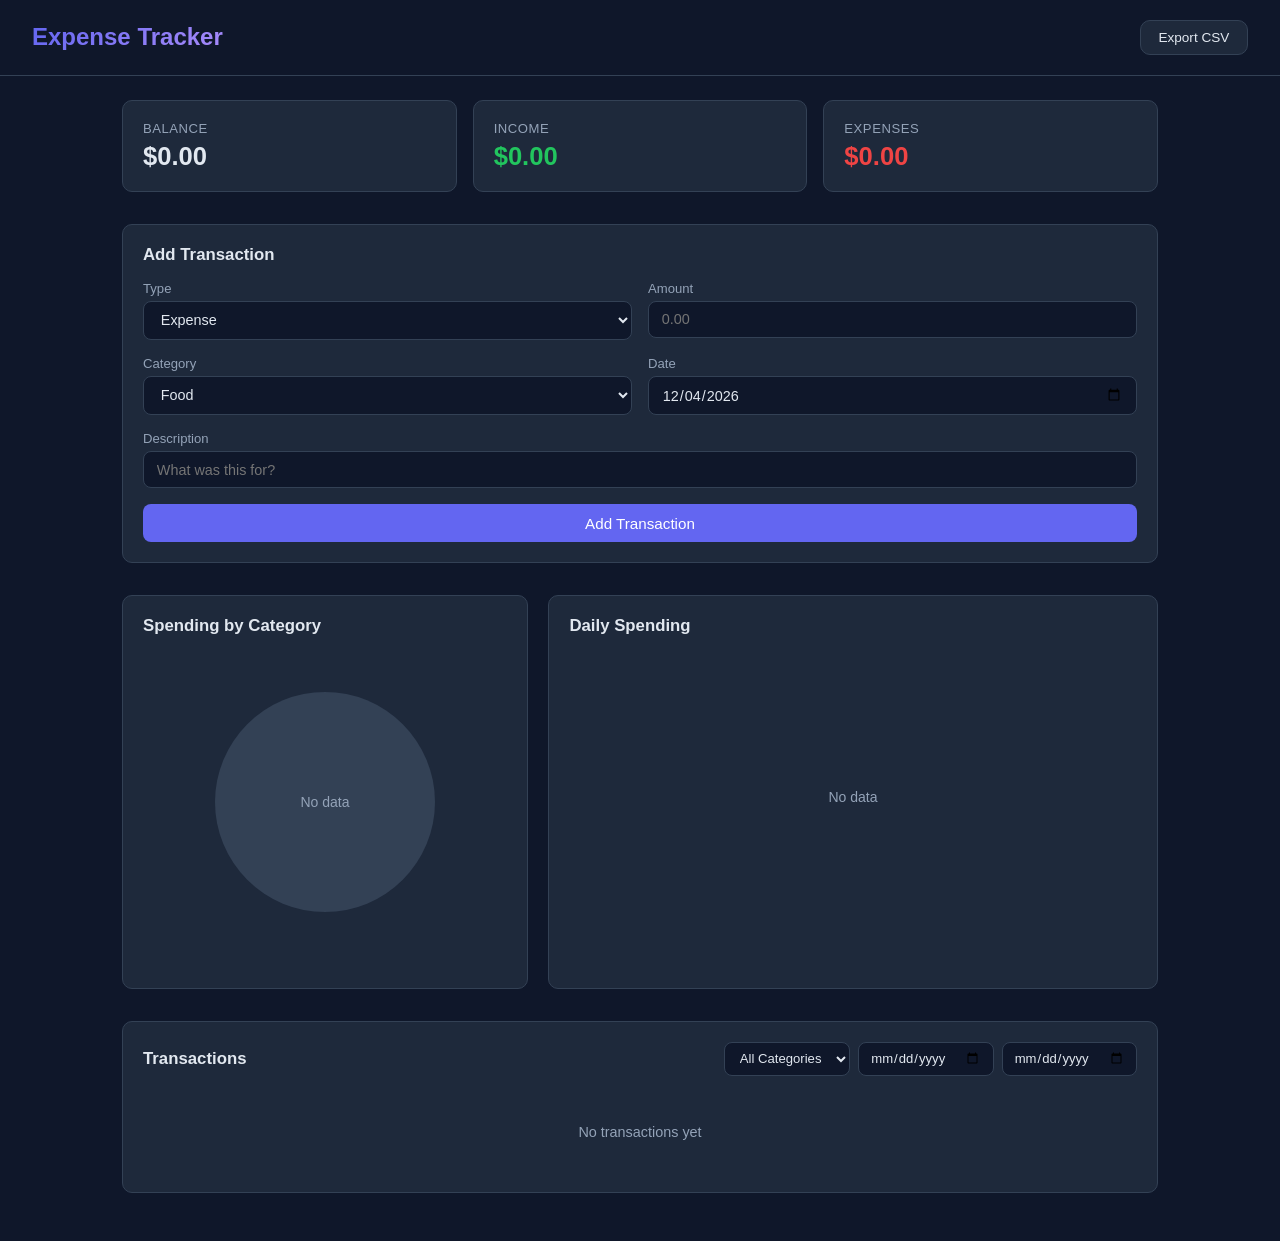
<file: expense-tracker/index.html>
<!DOCTYPE html>
<html lang="en">
<head>
  <meta charset="UTF-8">
  <meta name="viewport" content="width=device-width, initial-scale=1.0">
  <title>Expense Tracker</title>
  <link rel="stylesheet" href="style.css">
</head>
<body>
  <header>
    <h1>Expense Tracker</h1>
    <button id="export-btn">Export CSV</button>
  </header>

  <main>
    <section class="summary-row">
      <div class="summary-card total">
        <span class="label">Balance</span>
        <span class="value" id="balance">$0.00</span>
      </div>
      <div class="summary-card income">
        <span class="label">Income</span>
        <span class="value" id="income">$0.00</span>
      </div>
      <div class="summary-card expense">
        <span class="label">Expenses</span>
        <span class="value" id="expenses">$0.00</span>
      </div>
    </section>

    <section class="form-section">
      <h2>Add Transaction</h2>
      <form id="tx-form">
        <div class="form-row">
          <div class="field">
            <label for="tx-type">Type</label>
            <select id="tx-type">
              <option value="expense">Expense</option>
              <option value="income">Income</option>
            </select>
          </div>
          <div class="field">
            <label for="tx-amount">Amount</label>
            <input type="number" id="tx-amount" min="0.01" step="0.01" required placeholder="0.00">
          </div>
        </div>
        <div class="form-row">
          <div class="field">
            <label for="tx-category">Category</label>
            <select id="tx-category">
              <option value="food">Food</option>
              <option value="transport">Transport</option>
              <option value="entertainment">Entertainment</option>
              <option value="bills">Bills</option>
              <option value="shopping">Shopping</option>
              <option value="salary">Salary</option>
              <option value="other">Other</option>
            </select>
          </div>
          <div class="field">
            <label for="tx-date">Date</label>
            <input type="date" id="tx-date" required>
          </div>
        </div>
        <div class="field">
          <label for="tx-desc">Description</label>
          <input type="text" id="tx-desc" placeholder="What was this for?">
        </div>
        <button type="submit">Add Transaction</button>
      </form>
    </section>

    <section class="charts-section">
      <div class="chart-container">
        <h2>Spending by Category</h2>
        <canvas id="pie-chart" width="300" height="300"></canvas>
        <div id="pie-legend" class="chart-legend"></div>
      </div>
      <div class="chart-container">
        <h2>Daily Spending</h2>
        <canvas id="bar-chart" width="500" height="300"></canvas>
      </div>
    </section>

    <section class="list-section">
      <div class="list-header">
        <h2>Transactions</h2>
        <div class="filters">
          <select id="filter-category">
            <option value="all">All Categories</option>
            <option value="food">Food</option>
            <option value="transport">Transport</option>
            <option value="entertainment">Entertainment</option>
            <option value="bills">Bills</option>
            <option value="shopping">Shopping</option>
            <option value="salary">Salary</option>
            <option value="other">Other</option>
          </select>
          <input type="date" id="filter-from" title="From date">
          <input type="date" id="filter-to" title="To date">
        </div>
      </div>
      <div id="tx-list" class="tx-list"></div>
    </section>
  </main>

  <script src="script.js"></script>
</body>
</html>
</file>
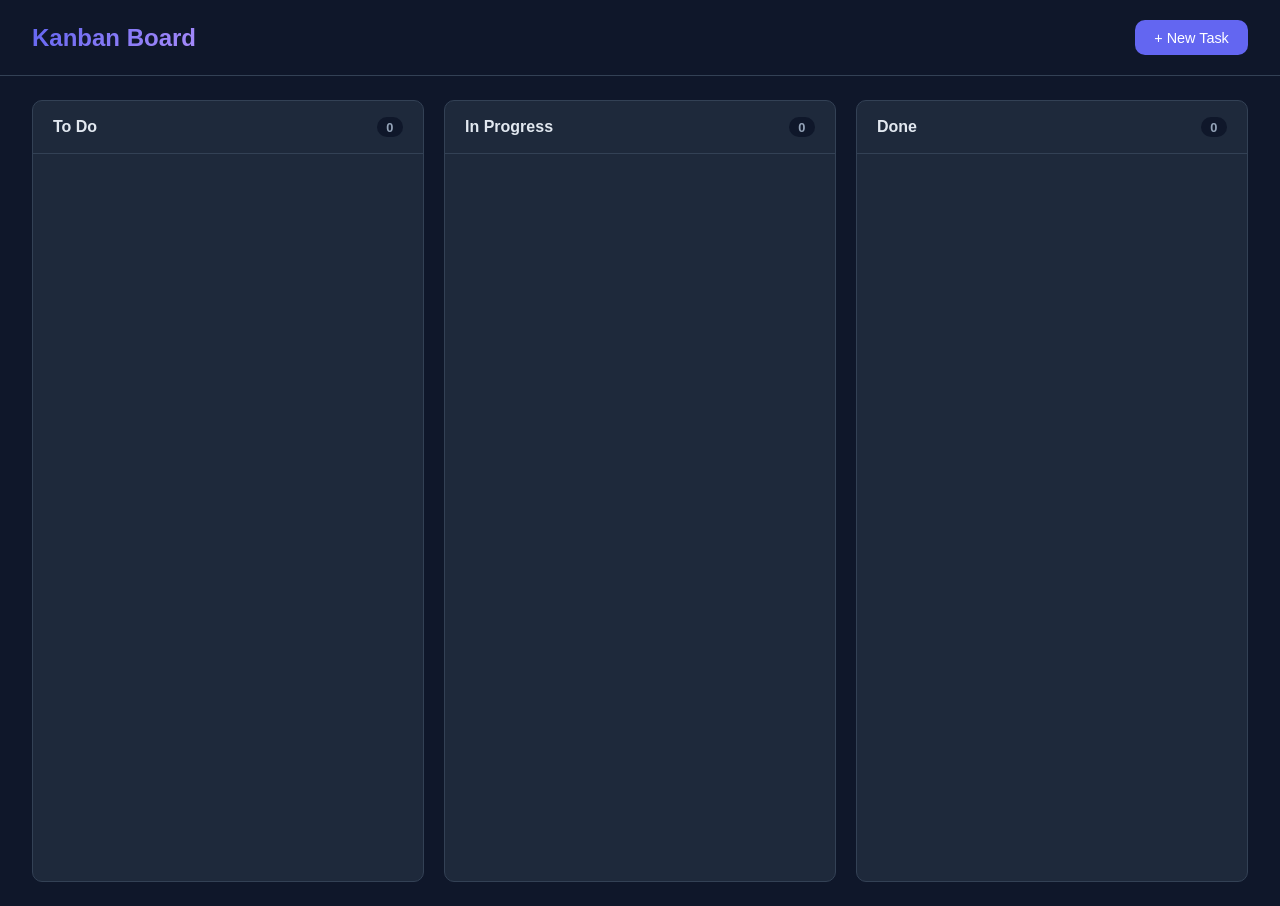
<file: kanban-board/index.html>
<!DOCTYPE html>
<html lang="en">
<head>
  <meta charset="UTF-8">
  <meta name="viewport" content="width=device-width, initial-scale=1.0">
  <title>Kanban Task Board</title>
  <link rel="stylesheet" href="style.css">
</head>
<body>
  <header>
    <h1>Kanban Board</h1>
    <button id="add-task-btn">+ New Task</button>
  </header>

  <main class="board">
    <div class="column" data-status="todo">
      <div class="column-header">
        <h2>To Do</h2>
        <span class="task-count" id="count-todo">0</span>
      </div>
      <div class="task-list" id="list-todo"></div>
    </div>
    <div class="column" data-status="in-progress">
      <div class="column-header">
        <h2>In Progress</h2>
        <span class="task-count" id="count-in-progress">0</span>
      </div>
      <div class="task-list" id="list-in-progress"></div>
    </div>
    <div class="column" data-status="done">
      <div class="column-header">
        <h2>Done</h2>
        <span class="task-count" id="count-done">0</span>
      </div>
      <div class="task-list" id="list-done"></div>
    </div>
  </main>

  <div class="modal-overlay" id="modal-overlay">
    <div class="modal">
      <h3 id="modal-title">New Task</h3>
      <form id="task-form">
        <label for="task-title-input">Title *</label>
        <input type="text" id="task-title-input" required placeholder="Task title">
        <label for="task-desc-input">Description</label>
        <textarea id="task-desc-input" placeholder="Optional description" rows="3"></textarea>
        <label for="task-priority-input">Priority</label>
        <select id="task-priority-input">
          <option value="low">Low</option>
          <option value="medium" selected>Medium</option>
          <option value="high">High</option>
        </select>
        <div class="modal-actions">
          <button type="button" id="modal-cancel">Cancel</button>
          <button type="submit" id="modal-save">Save</button>
        </div>
      </form>
    </div>
  </div>

  <div class="modal-overlay" id="confirm-overlay">
    <div class="modal confirm-modal">
      <p>Delete this task?</p>
      <div class="modal-actions">
        <button id="confirm-no">Cancel</button>
        <button id="confirm-yes" class="danger">Delete</button>
      </div>
    </div>
  </div>

  <script src="script.js"></script>
</body>
</html>
</file>
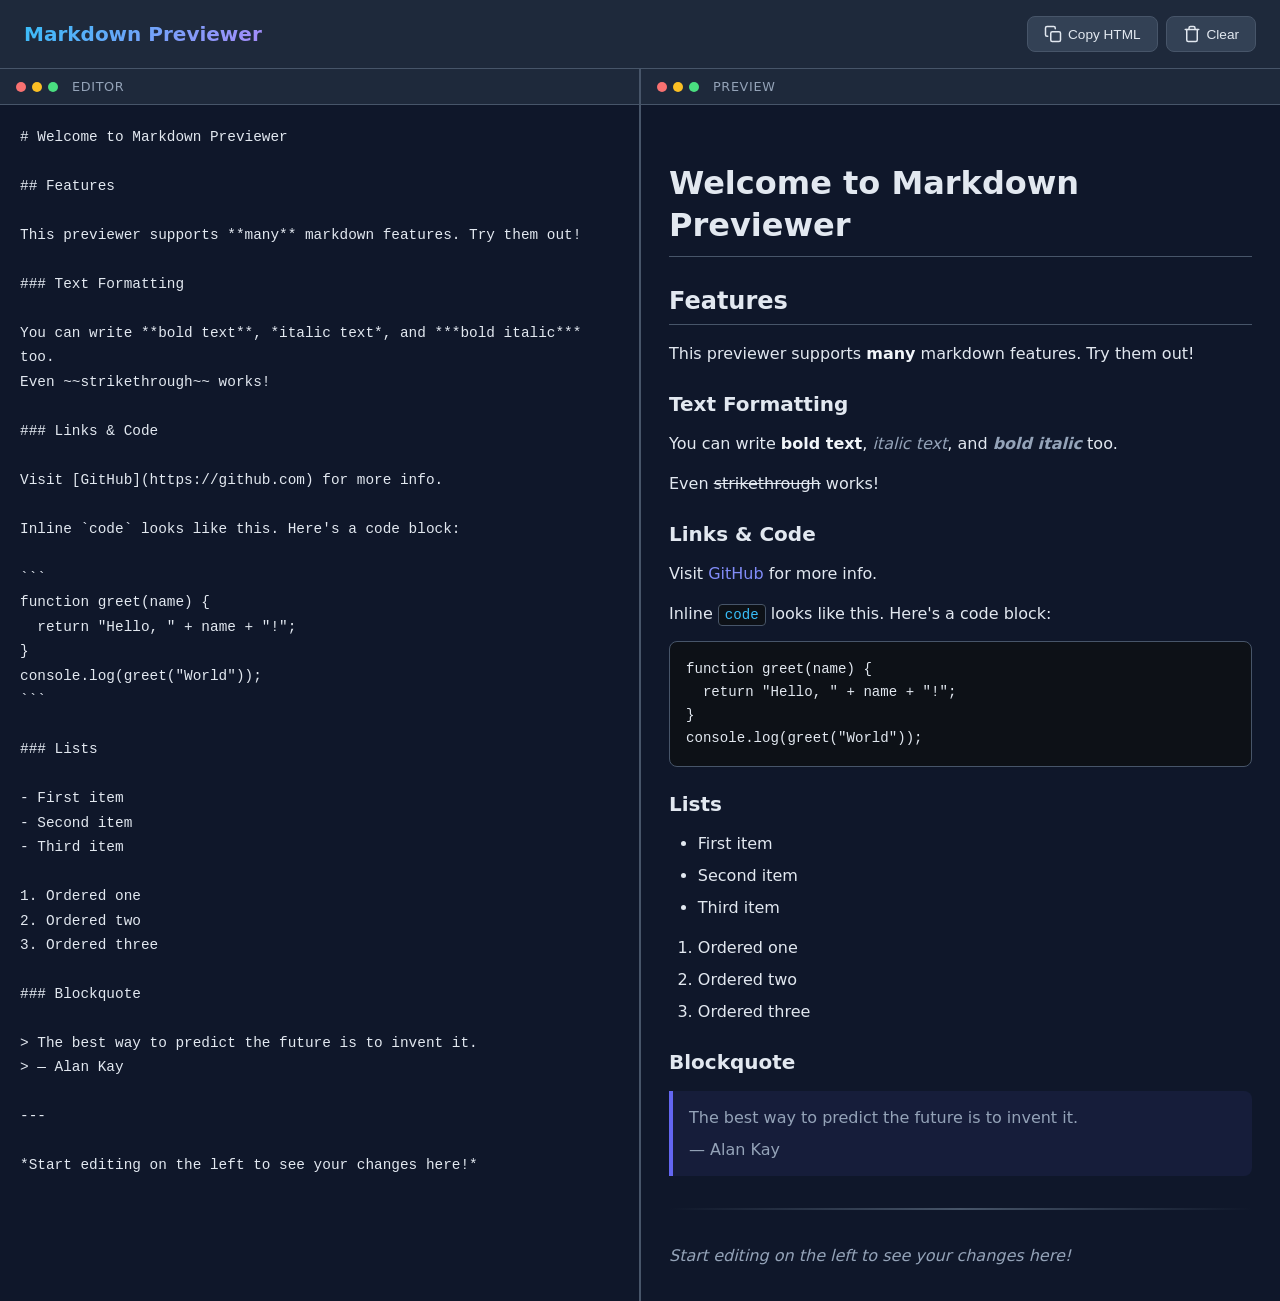
<file: markdown-previewer/index.html>
<!DOCTYPE html>
<html lang="en">
<head>
  <meta charset="UTF-8">
  <meta name="viewport" content="width=device-width, initial-scale=1.0">
  <title>Markdown Previewer</title>
  <link rel="stylesheet" href="style.css">
</head>
<body>
  <header>
    <h1>Markdown Previewer</h1>
    <div class="header-actions">
      <button id="copy-btn" title="Copy HTML">
        <svg width="18" height="18" viewBox="0 0 24 24" fill="none" stroke="currentColor" stroke-width="2" stroke-linecap="round" stroke-linejoin="round">
          <rect x="9" y="9" width="13" height="13" rx="2" ry="2"/>
          <path d="M5 15H4a2 2 0 0 1-2-2V4a2 2 0 0 1 2-2h9a2 2 0 0 1 2 2v1"/>
        </svg>
        Copy HTML
      </button>
      <button id="clear-btn" title="Clear">
        <svg width="18" height="18" viewBox="0 0 24 24" fill="none" stroke="currentColor" stroke-width="2" stroke-linecap="round" stroke-linejoin="round">
          <polyline points="3 6 5 6 21 6"/>
          <path d="M19 6v14a2 2 0 0 1-2 2H7a2 2 0 0 1-2-2V6m3 0V4a2 2 0 0 1 2-2h4a2 2 0 0 1 2 2v2"/>
        </svg>
        Clear
      </button>
    </div>
  </header>

  <main class="split-pane">
    <section class="editor-pane">
      <div class="pane-header">
        <span class="dot red"></span>
        <span class="dot yellow"></span>
        <span class="dot green"></span>
        <span class="pane-title">Editor</span>
      </div>
      <textarea id="editor" spellcheck="false" placeholder="Type your markdown here..."></textarea>
    </section>
    <div class="divider"></div>
    <section class="preview-pane">
      <div class="pane-header">
        <span class="dot red"></span>
        <span class="dot yellow"></span>
        <span class="dot green"></span>
        <span class="pane-title">Preview</span>
      </div>
      <div id="preview" class="preview-content"></div>
    </section>
  </main>

  <div id="toast" class="toast">Copied to clipboard!</div>

  <script src="script.js"></script>
</body>
</html>
</file>
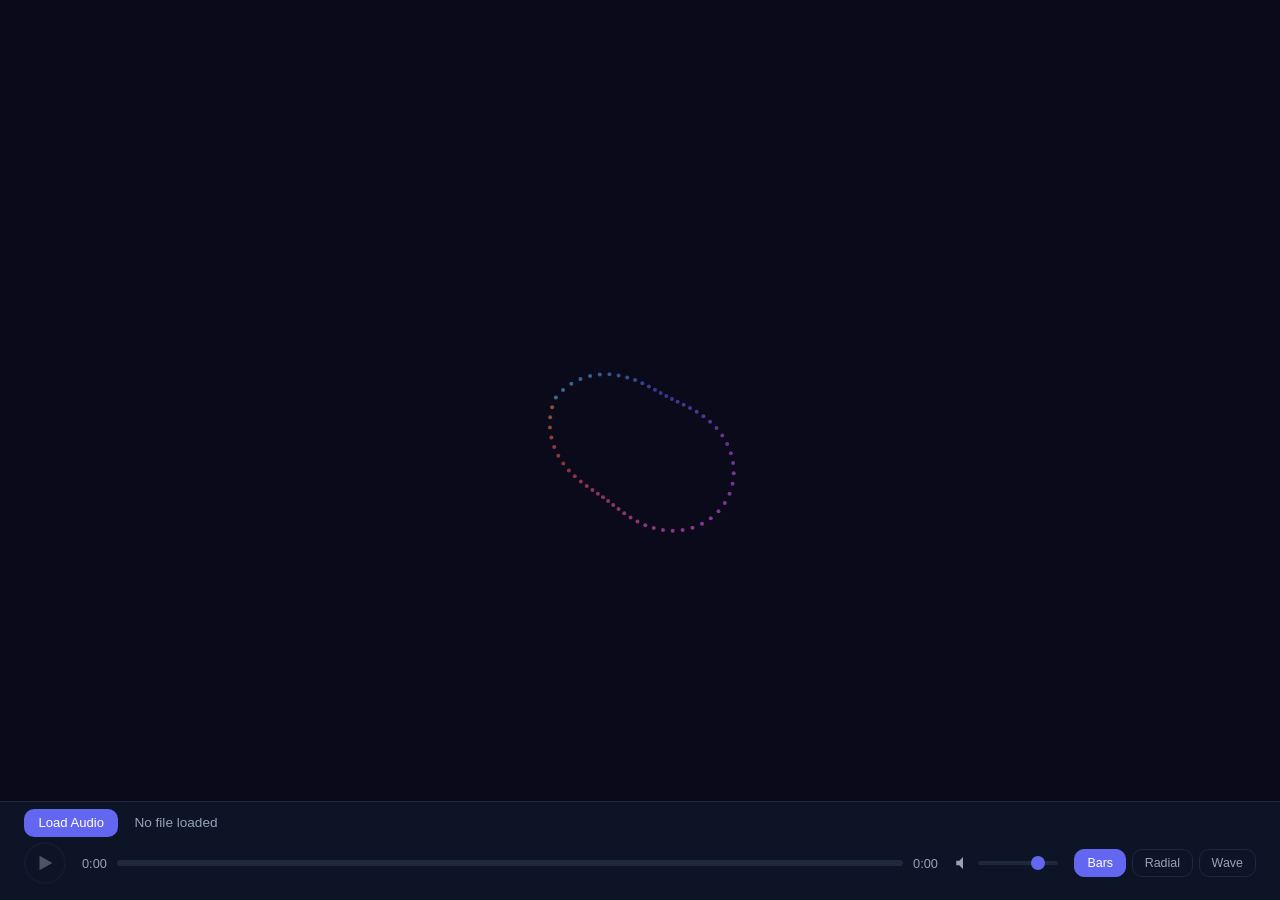
<file: music-visualizer/index.html>
<!DOCTYPE html>
<html lang="en">
<head>
  <meta charset="UTF-8">
  <meta name="viewport" content="width=device-width, initial-scale=1.0">
  <title>Music Visualizer</title>
  <link rel="stylesheet" href="style.css">
</head>
<body>
  <canvas id="visualizer"></canvas>

  <div class="controls">
    <div class="controls-top">
      <label class="file-label">
        <input type="file" id="file-input" accept="audio/*">
        <span class="file-btn">Load Audio</span>
      </label>
      <span class="track-name" id="track-name">No file loaded</span>
    </div>

    <div class="controls-main">
      <button id="play-btn" class="icon-btn" disabled title="Play / Pause">
        <svg id="icon-play" viewBox="0 0 24 24" width="22" height="22" fill="currentColor"><polygon points="6,4 20,12 6,20"/></svg>
        <svg id="icon-pause" viewBox="0 0 24 24" width="22" height="22" fill="currentColor" style="display:none"><rect x="5" y="4" width="4" height="16"/><rect x="15" y="4" width="4" height="16"/></svg>
      </button>

      <div class="time-display">
        <span id="current-time">0:00</span>
        <div class="progress-bar" id="progress-bar">
          <div class="progress-fill" id="progress-fill"></div>
        </div>
        <span id="duration">0:00</span>
      </div>

      <div class="volume-group">
        <svg viewBox="0 0 24 24" width="18" height="18" fill="currentColor"><path d="M3 9v6h4l5 5V4L7 9H3z"/></svg>
        <input type="range" id="volume" min="0" max="1" step="0.01" value="0.8">
      </div>

      <div class="mode-group">
        <button class="mode-btn active" data-mode="bars">Bars</button>
        <button class="mode-btn" data-mode="radial">Radial</button>
        <button class="mode-btn" data-mode="wave">Wave</button>
      </div>
    </div>
  </div>

  <script src="script.js"></script>
</body>
</html>
</file>
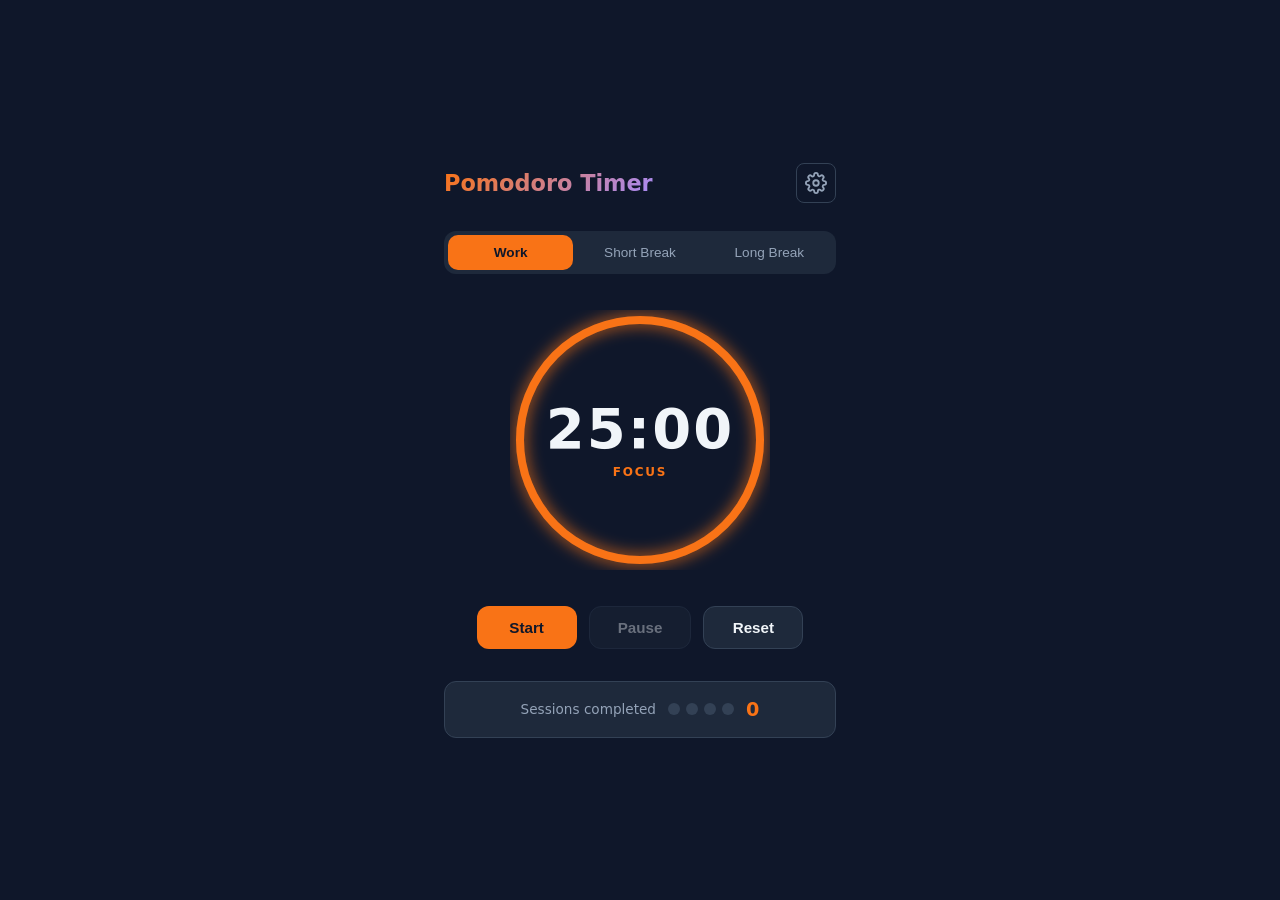
<file: pomodoro-timer/index.html>
<!DOCTYPE html>
<html lang="en">
<head>
  <meta charset="UTF-8">
  <meta name="viewport" content="width=device-width, initial-scale=1.0">
  <title>Pomodoro Timer</title>
  <link rel="stylesheet" href="style.css">
</head>
<body>
  <div class="app">
    <header>
      <h1>Pomodoro Timer</h1>
      <button id="settings-toggle" class="icon-btn" title="Settings">
        <svg width="22" height="22" viewBox="0 0 24 24" fill="none" stroke="currentColor" stroke-width="2" stroke-linecap="round" stroke-linejoin="round">
          <circle cx="12" cy="12" r="3"/><path d="M19.4 15a1.65 1.65 0 0 0 .33 1.82l.06.06a2 2 0 0 1-2.83 2.83l-.06-.06a1.65 1.65 0 0 0-1.82-.33 1.65 1.65 0 0 0-1 1.51V21a2 2 0 0 1-4 0v-.09A1.65 1.65 0 0 0 9 19.4a1.65 1.65 0 0 0-1.82.33l-.06.06a2 2 0 0 1-2.83-2.83l.06-.06A1.65 1.65 0 0 0 4.68 15a1.65 1.65 0 0 0-1.51-1H3a2 2 0 0 1 0-4h.09A1.65 1.65 0 0 0 4.6 9a1.65 1.65 0 0 0-.33-1.82l-.06-.06a2 2 0 0 1 2.83-2.83l.06.06A1.65 1.65 0 0 0 9 4.68a1.65 1.65 0 0 0 1-1.51V3a2 2 0 0 1 4 0v.09a1.65 1.65 0 0 0 1 1.51 1.65 1.65 0 0 0 1.82-.33l.06-.06a2 2 0 0 1 2.83 2.83l-.06.06A1.65 1.65 0 0 0 19.4 9a1.65 1.65 0 0 0 1.51 1H21a2 2 0 0 1 0 4h-.09a1.65 1.65 0 0 0-1.51 1z"/>
        </svg>
      </button>
    </header>

    <div class="mode-tabs">
      <button class="mode-tab active" data-mode="work">Work</button>
      <button class="mode-tab" data-mode="shortBreak">Short Break</button>
      <button class="mode-tab" data-mode="longBreak">Long Break</button>
    </div>

    <div class="timer-container">
      <svg class="progress-ring" viewBox="0 0 260 260">
        <circle class="progress-ring-bg" cx="130" cy="130" r="120" />
        <circle class="progress-ring-circle" cx="130" cy="130" r="120" />
      </svg>
      <div class="timer-display">
        <span id="timer-text">25:00</span>
        <span id="timer-label">FOCUS</span>
      </div>
    </div>

    <div class="controls">
      <button id="start-btn" class="control-btn primary">Start</button>
      <button id="pause-btn" class="control-btn secondary" disabled>Pause</button>
      <button id="reset-btn" class="control-btn secondary">Reset</button>
    </div>

    <div class="session-info">
      <div class="session-counter">
        <span class="session-label">Sessions completed</span>
        <div class="session-dots" id="session-dots"></div>
        <span id="session-count" class="session-number">0</span>
      </div>
    </div>

    <div id="settings-panel" class="settings-panel hidden">
      <div class="settings-overlay"></div>
      <div class="settings-content">
        <h2>Settings</h2>
        <div class="setting-group">
          <label for="work-duration">Work Duration (min)</label>
          <input type="number" id="work-duration" min="1" max="90" value="25">
        </div>
        <div class="setting-group">
          <label for="short-break-duration">Short Break (min)</label>
          <input type="number" id="short-break-duration" min="1" max="30" value="5">
        </div>
        <div class="setting-group">
          <label for="long-break-duration">Long Break (min)</label>
          <input type="number" id="long-break-duration" min="1" max="60" value="15">
        </div>
        <div class="setting-group">
          <label for="long-break-interval">Long Break After (sessions)</label>
          <input type="number" id="long-break-interval" min="2" max="10" value="4">
        </div>
        <div class="settings-actions">
          <button id="save-settings" class="control-btn primary">Save</button>
          <button id="cancel-settings" class="control-btn secondary">Cancel</button>
        </div>
      </div>
    </div>
  </div>

  <script src="script.js"></script>
</body>
</html>
</file>
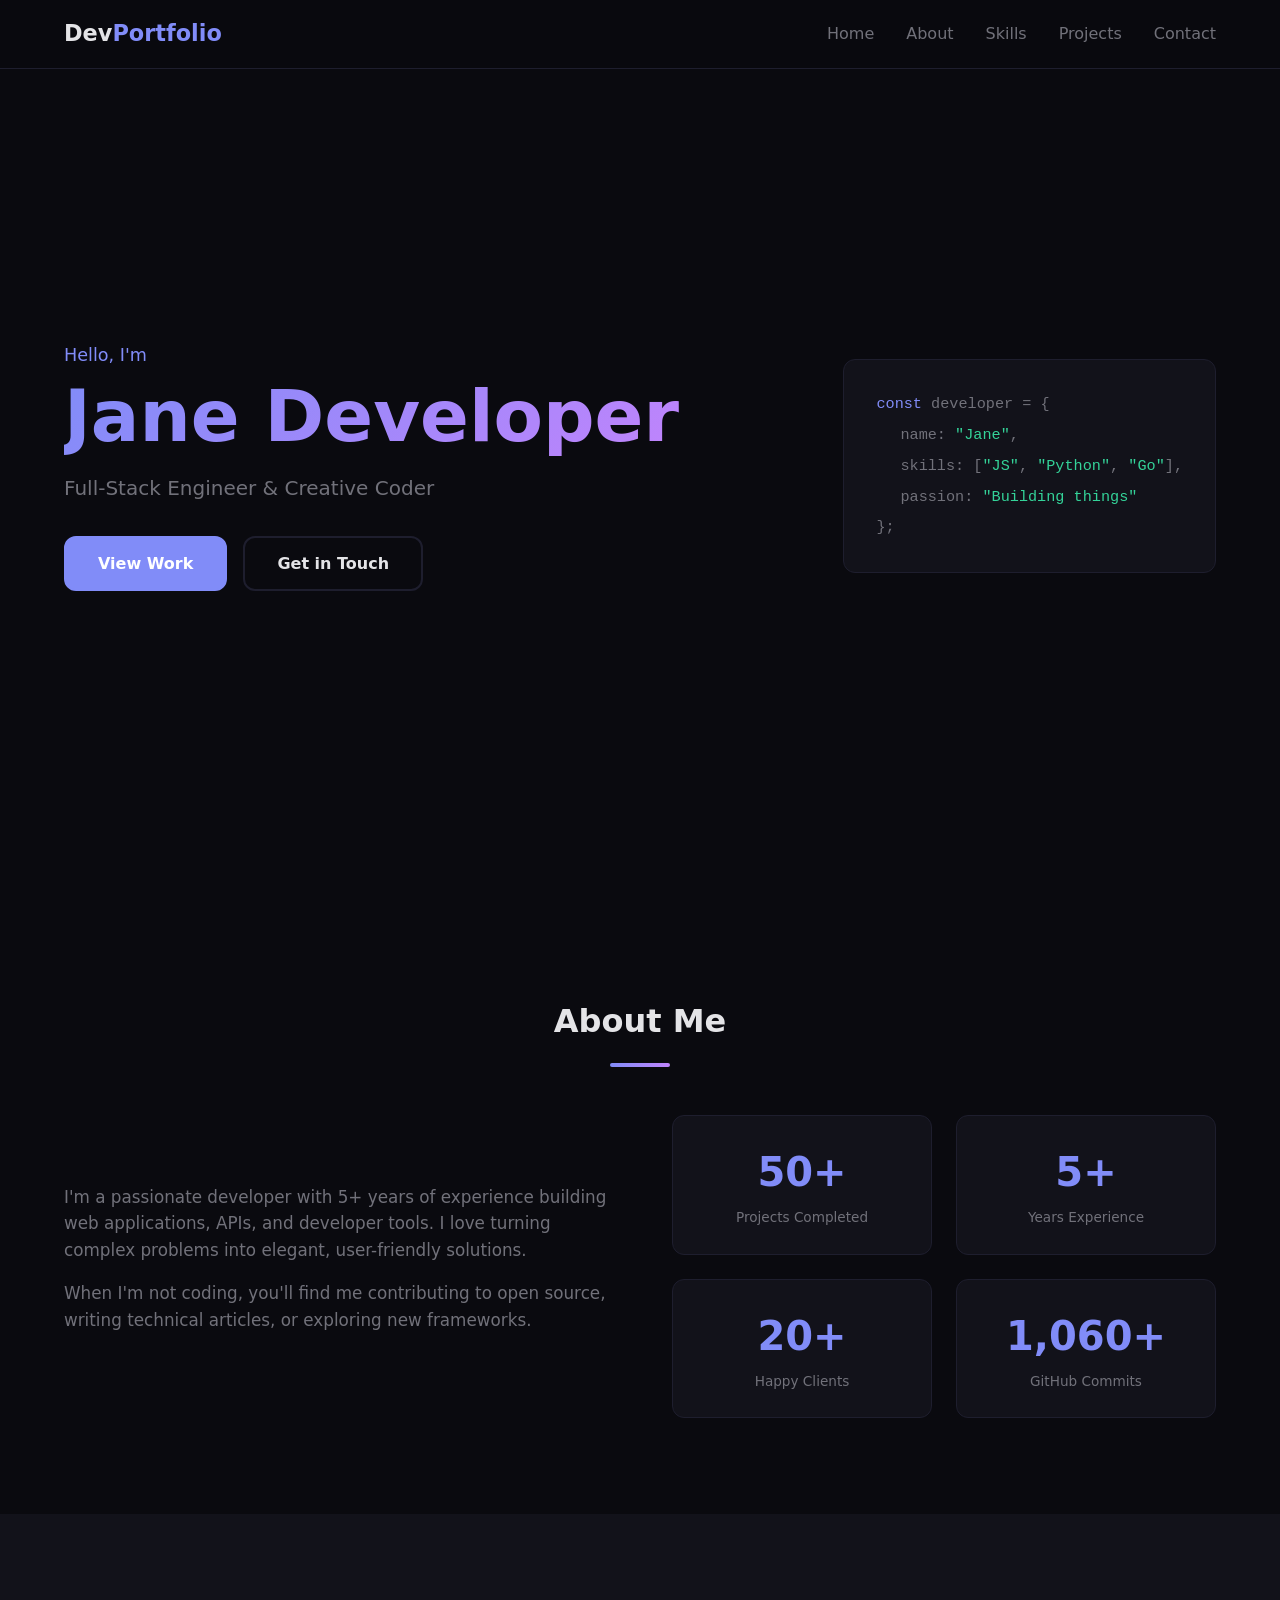
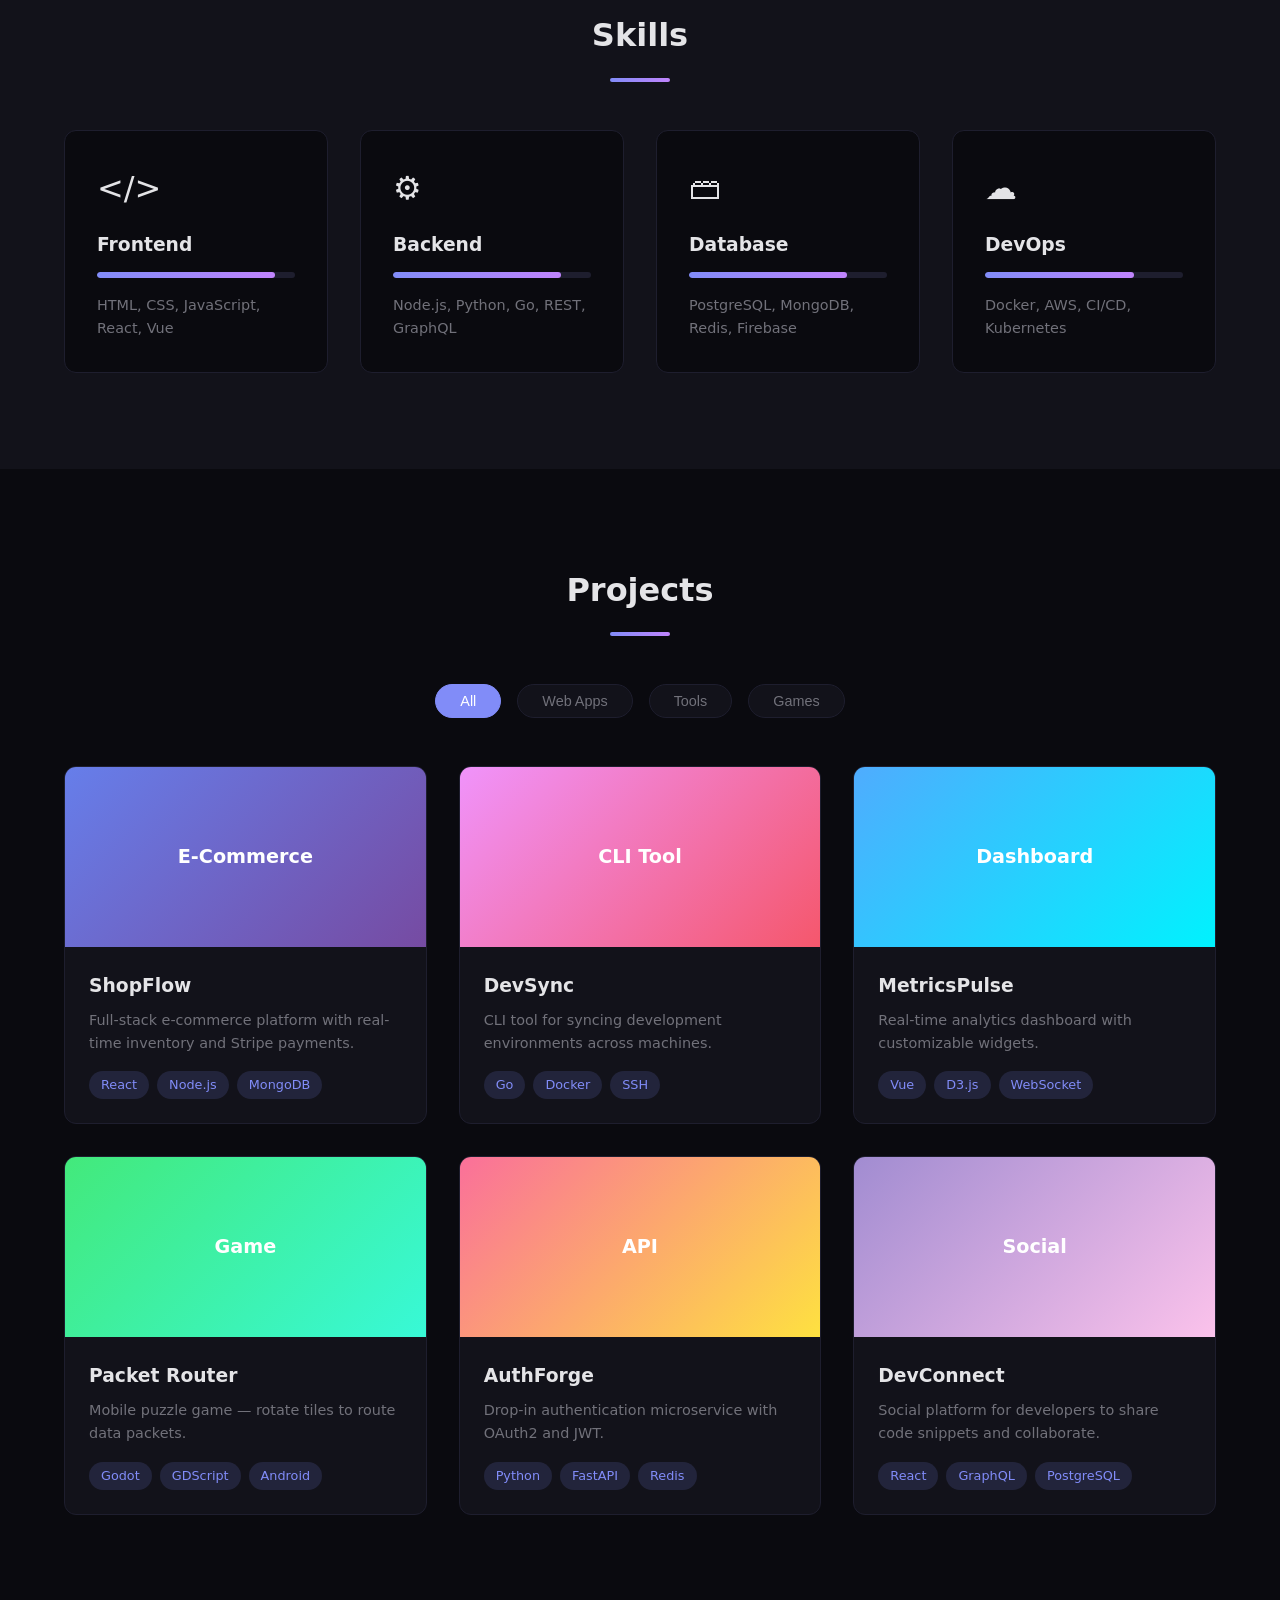
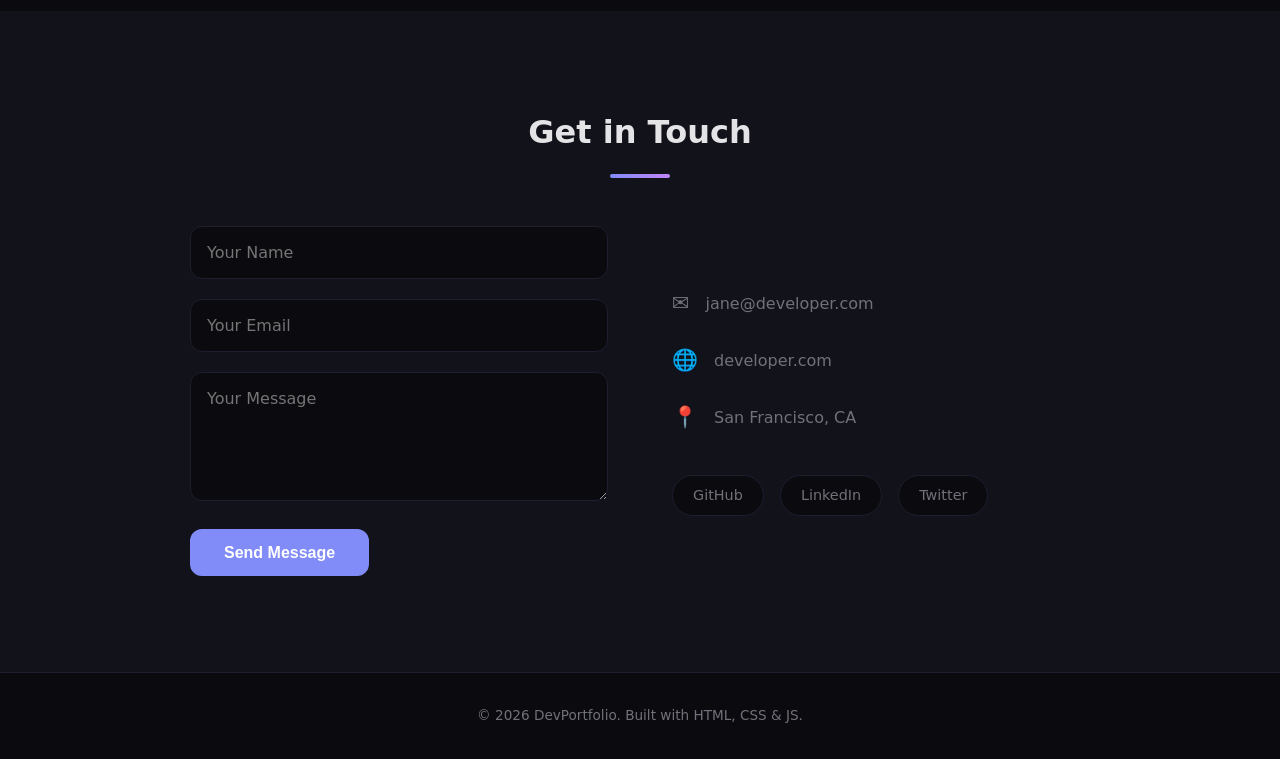
<file: portfolio-website/index.html>
<!DOCTYPE html>
<html lang="en">
<head>
    <meta charset="UTF-8">
    <meta name="viewport" content="width=device-width, initial-scale=1.0">
    <title>Portfolio — Developer</title>
    <link rel="stylesheet" href="style.css">
</head>
<body>
    <nav class="navbar">
        <div class="nav-brand">Dev<span>Portfolio</span></div>
        <ul class="nav-links">
            <li><a href="#home">Home</a></li>
            <li><a href="#about">About</a></li>
            <li><a href="#skills">Skills</a></li>
            <li><a href="#projects">Projects</a></li>
            <li><a href="#contact">Contact</a></li>
        </ul>
        <button class="nav-toggle" aria-label="Toggle menu">&#9776;</button>
    </nav>

    <section id="home" class="hero">
        <div class="hero-content">
            <p class="hero-greeting">Hello, I'm</p>
            <h1 class="hero-name">Jane Developer</h1>
            <p class="hero-tagline">Full-Stack Engineer &amp; Creative Coder</p>
            <div class="hero-cta">
                <a href="#projects" class="btn btn-primary">View Work</a>
                <a href="#contact" class="btn btn-outline">Get in Touch</a>
            </div>
        </div>
        <div class="hero-visual">
            <div class="code-block">
                <span class="code-line"><span class="kw">const</span> developer = {</span>
                <span class="code-line indent">name: <span class="str">"Jane"</span>,</span>
                <span class="code-line indent">skills: [<span class="str">"JS"</span>, <span class="str">"Python"</span>, <span class="str">"Go"</span>],</span>
                <span class="code-line indent">passion: <span class="str">"Building things"</span></span>
                <span class="code-line">};</span>
            </div>
        </div>
    </section>

    <section id="about" class="about">
        <h2 class="section-title">About Me</h2>
        <div class="about-grid">
            <div class="about-text">
                <p>I'm a passionate developer with 5+ years of experience building web applications, APIs, and developer tools. I love turning complex problems into elegant, user-friendly solutions.</p>
                <p>When I'm not coding, you'll find me contributing to open source, writing technical articles, or exploring new frameworks.</p>
            </div>
            <div class="about-stats">
                <div class="stat-card">
                    <span class="stat-number" data-target="50">0</span>
                    <span class="stat-label">Projects Completed</span>
                </div>
                <div class="stat-card">
                    <span class="stat-number" data-target="5">0</span>
                    <span class="stat-label">Years Experience</span>
                </div>
                <div class="stat-card">
                    <span class="stat-number" data-target="20">0</span>
                    <span class="stat-label">Happy Clients</span>
                </div>
                <div class="stat-card">
                    <span class="stat-number" data-target="1200">0</span>
                    <span class="stat-label">GitHub Commits</span>
                </div>
            </div>
        </div>
    </section>

    <section id="skills" class="skills">
        <h2 class="section-title">Skills</h2>
        <div class="skills-grid">
            <div class="skill-card">
                <div class="skill-icon">&#60;/&#62;</div>
                <h3>Frontend</h3>
                <div class="skill-bar"><div class="skill-fill" data-width="90%"></div></div>
                <p>HTML, CSS, JavaScript, React, Vue</p>
            </div>
            <div class="skill-card">
                <div class="skill-icon">&#9881;</div>
                <h3>Backend</h3>
                <div class="skill-bar"><div class="skill-fill" data-width="85%"></div></div>
                <p>Node.js, Python, Go, REST, GraphQL</p>
            </div>
            <div class="skill-card">
                <div class="skill-icon">&#128451;</div>
                <h3>Database</h3>
                <div class="skill-bar"><div class="skill-fill" data-width="80%"></div></div>
                <p>PostgreSQL, MongoDB, Redis, Firebase</p>
            </div>
            <div class="skill-card">
                <div class="skill-icon">&#9729;</div>
                <h3>DevOps</h3>
                <div class="skill-bar"><div class="skill-fill" data-width="75%"></div></div>
                <p>Docker, AWS, CI/CD, Kubernetes</p>
            </div>
        </div>
    </section>

    <section id="projects" class="projects">
        <h2 class="section-title">Projects</h2>
        <div class="project-filters">
            <button class="filter-btn active" data-filter="all">All</button>
            <button class="filter-btn" data-filter="web">Web Apps</button>
            <button class="filter-btn" data-filter="tool">Tools</button>
            <button class="filter-btn" data-filter="game">Games</button>
        </div>
        <div class="projects-grid">
            <div class="project-card" data-category="web">
                <div class="project-image" style="background: linear-gradient(135deg, #667eea, #764ba2);">
                    <span>E-Commerce</span>
                </div>
                <div class="project-info">
                    <h3>ShopFlow</h3>
                    <p>Full-stack e-commerce platform with real-time inventory and Stripe payments.</p>
                    <div class="project-tags"><span>React</span><span>Node.js</span><span>MongoDB</span></div>
                </div>
            </div>
            <div class="project-card" data-category="tool">
                <div class="project-image" style="background: linear-gradient(135deg, #f093fb, #f5576c);">
                    <span>CLI Tool</span>
                </div>
                <div class="project-info">
                    <h3>DevSync</h3>
                    <p>CLI tool for syncing development environments across machines.</p>
                    <div class="project-tags"><span>Go</span><span>Docker</span><span>SSH</span></div>
                </div>
            </div>
            <div class="project-card" data-category="web">
                <div class="project-image" style="background: linear-gradient(135deg, #4facfe, #00f2fe);">
                    <span>Dashboard</span>
                </div>
                <div class="project-info">
                    <h3>MetricsPulse</h3>
                    <p>Real-time analytics dashboard with customizable widgets.</p>
                    <div class="project-tags"><span>Vue</span><span>D3.js</span><span>WebSocket</span></div>
                </div>
            </div>
            <div class="project-card" data-category="game">
                <div class="project-image" style="background: linear-gradient(135deg, #43e97b, #38f9d7);">
                    <span>Game</span>
                </div>
                <div class="project-info">
                    <h3>Packet Router</h3>
                    <p>Mobile puzzle game — rotate tiles to route data packets.</p>
                    <div class="project-tags"><span>Godot</span><span>GDScript</span><span>Android</span></div>
                </div>
            </div>
            <div class="project-card" data-category="tool">
                <div class="project-image" style="background: linear-gradient(135deg, #fa709a, #fee140);">
                    <span>API</span>
                </div>
                <div class="project-info">
                    <h3>AuthForge</h3>
                    <p>Drop-in authentication microservice with OAuth2 and JWT.</p>
                    <div class="project-tags"><span>Python</span><span>FastAPI</span><span>Redis</span></div>
                </div>
            </div>
            <div class="project-card" data-category="web">
                <div class="project-image" style="background: linear-gradient(135deg, #a18cd1, #fbc2eb);">
                    <span>Social</span>
                </div>
                <div class="project-info">
                    <h3>DevConnect</h3>
                    <p>Social platform for developers to share code snippets and collaborate.</p>
                    <div class="project-tags"><span>React</span><span>GraphQL</span><span>PostgreSQL</span></div>
                </div>
            </div>
        </div>
    </section>

    <section id="contact" class="contact">
        <h2 class="section-title">Get in Touch</h2>
        <div class="contact-grid">
            <form class="contact-form" id="contactForm">
                <div class="form-group">
                    <input type="text" id="name" placeholder="Your Name" required>
                </div>
                <div class="form-group">
                    <input type="email" id="email" placeholder="Your Email" required>
                </div>
                <div class="form-group">
                    <textarea id="message" rows="5" placeholder="Your Message" required></textarea>
                </div>
                <button type="submit" class="btn btn-primary">Send Message</button>
            </form>
            <div class="contact-info">
                <div class="info-item">
                    <span class="info-icon">&#9993;</span>
                    <span>jane@developer.com</span>
                </div>
                <div class="info-item">
                    <span class="info-icon">&#127760;</span>
                    <span>developer.com</span>
                </div>
                <div class="info-item">
                    <span class="info-icon">&#128205;</span>
                    <span>San Francisco, CA</span>
                </div>
                <div class="social-links">
                    <a href="#" class="social-link">GitHub</a>
                    <a href="#" class="social-link">LinkedIn</a>
                    <a href="#" class="social-link">Twitter</a>
                </div>
            </div>
        </div>
    </section>

    <footer class="footer">
        <p>&copy; 2026 DevPortfolio. Built with HTML, CSS &amp; JS.</p>
    </footer>

    <script src="script.js"></script>
</body>
</html>
</file>
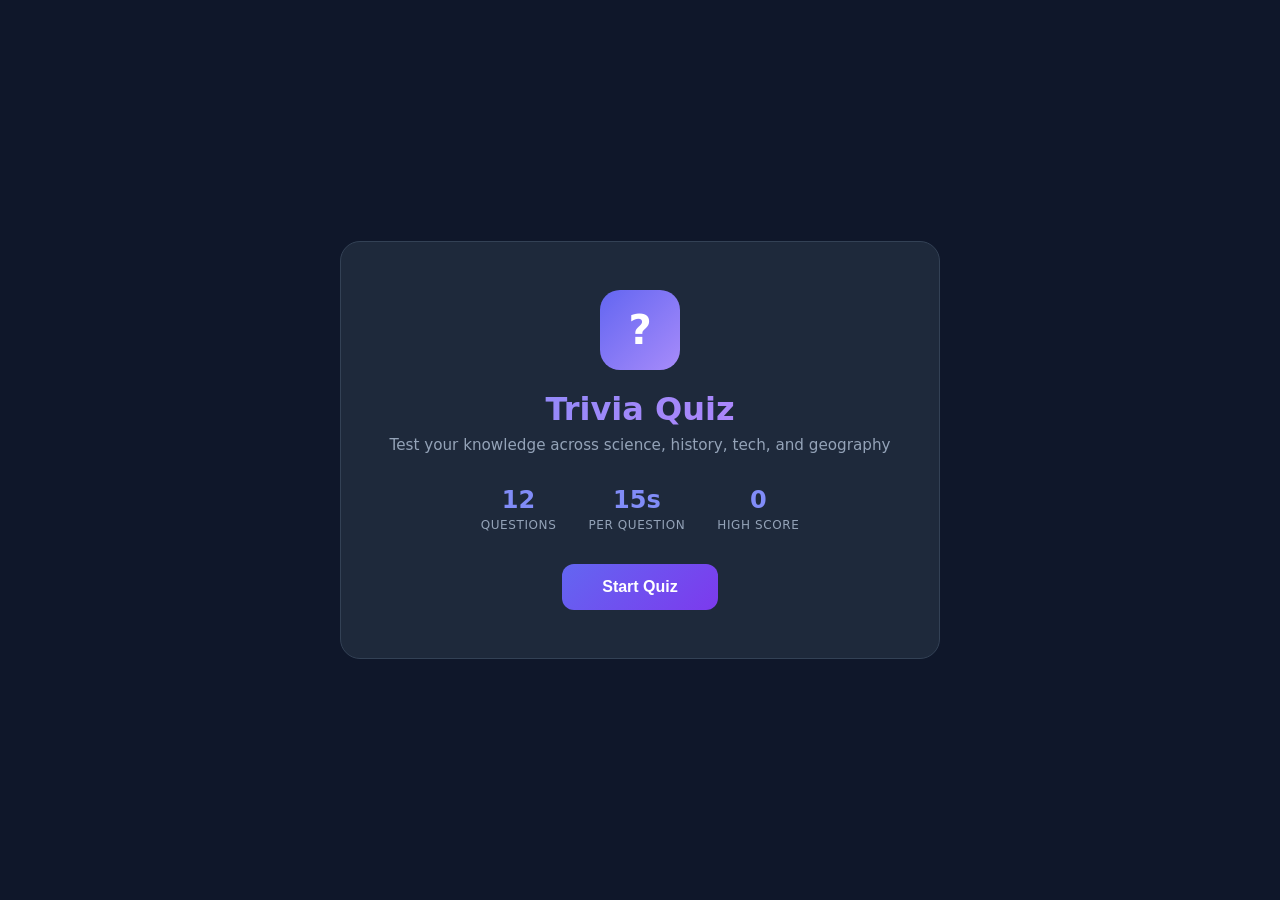
<file: quiz-app/index.html>
<!DOCTYPE html>
<html lang="en">
<head>
  <meta charset="UTF-8">
  <meta name="viewport" content="width=device-width, initial-scale=1.0">
  <title>Interactive Quiz</title>
  <link rel="stylesheet" href="style.css">
</head>
<body>
  <div class="app">

    <!-- Start Screen -->
    <div id="start-screen" class="screen active">
      <div class="start-card">
        <div class="quiz-icon">?</div>
        <h1>Trivia Quiz</h1>
        <p class="subtitle">Test your knowledge across science, history, tech, and geography</p>
        <div class="stats-row">
          <div class="stat">
            <span class="stat-value">12</span>
            <span class="stat-label">Questions</span>
          </div>
          <div class="stat">
            <span class="stat-value">15s</span>
            <span class="stat-label">Per Question</span>
          </div>
          <div class="stat">
            <span class="stat-value" id="high-score-display">0</span>
            <span class="stat-label">High Score</span>
          </div>
        </div>
        <button id="start-btn" class="btn-primary">Start Quiz</button>
      </div>
    </div>

    <!-- Quiz Screen -->
    <div id="quiz-screen" class="screen">
      <div class="quiz-header">
        <div class="progress-info">
          <span id="question-counter">Question 1 / 12</span>
          <span id="score-display">Score: 0</span>
        </div>
        <div class="progress-bar">
          <div id="progress-fill" class="progress-fill"></div>
        </div>
      </div>

      <div class="timer-bar">
        <div id="timer-fill" class="timer-fill"></div>
      </div>
      <div class="timer-text">
        <svg width="16" height="16" viewBox="0 0 24 24" fill="none" stroke="currentColor" stroke-width="2"><circle cx="12" cy="12" r="10"/><polyline points="12 6 12 12 16 14"/></svg>
        <span id="timer-text">15</span>s
      </div>

      <div id="question-container" class="question-container">
        <span id="category-badge" class="category-badge">Science</span>
        <h2 id="question-text">Question goes here?</h2>
        <div id="options-container" class="options-container"></div>
      </div>

      <button id="next-btn" class="btn-primary next-btn" style="display:none;">Next Question</button>
    </div>

    <!-- Results Screen -->
    <div id="results-screen" class="screen">
      <div class="results-card">
        <div id="results-emoji" class="results-emoji">🏆</div>
        <h2 id="results-title">Great Job!</h2>
        <div class="results-score">
          <span id="results-score-text">8 / 12</span>
          <div class="results-percentage">
            <svg viewBox="0 0 120 120" class="score-ring">
              <circle cx="60" cy="60" r="52" class="score-ring-bg"/>
              <circle id="score-ring-fill" cx="60" cy="60" r="52" class="score-ring-fill"/>
            </svg>
            <span id="results-percent" class="percent-text">67%</span>
          </div>
        </div>
        <div id="new-high-score" class="new-high-score" style="display:none;">New High Score!</div>

        <div class="results-actions">
          <button id="review-btn" class="btn-secondary">Review Answers</button>
          <button id="retry-btn" class="btn-primary">Play Again</button>
        </div>
      </div>

      <div id="review-section" class="review-section" style="display:none;">
        <h3>Answer Review</h3>
        <div id="review-list" class="review-list"></div>
      </div>
    </div>

  </div>

  <script src="script.js"></script>
</body>
</html>
</file>
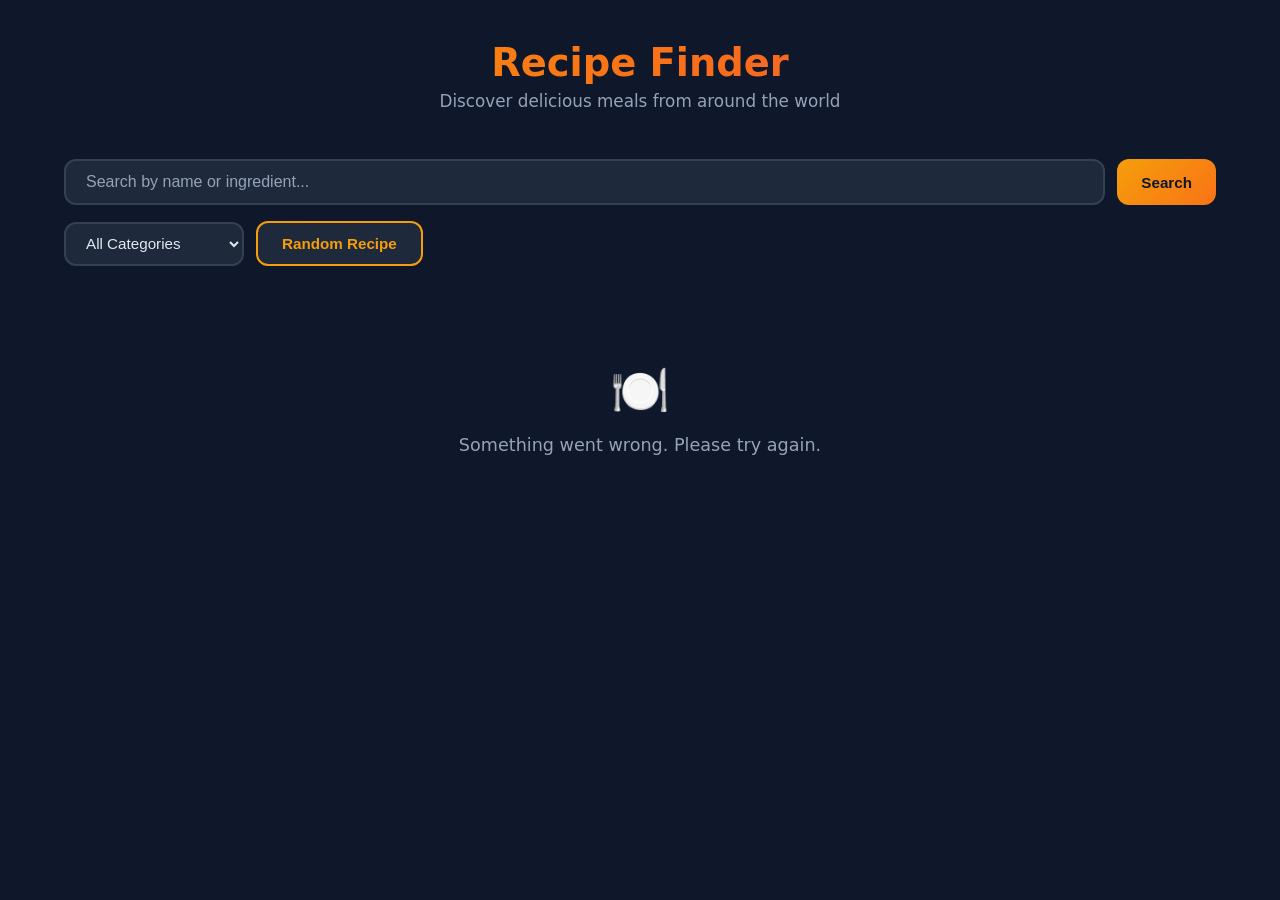
<file: recipe-finder/index.html>
<!DOCTYPE html>
<html lang="en">
<head>
  <meta charset="UTF-8">
  <meta name="viewport" content="width=device-width, initial-scale=1.0">
  <title>Recipe Finder</title>
  <link rel="stylesheet" href="style.css">
</head>
<body>
  <header>
    <h1>Recipe Finder</h1>
    <p class="subtitle">Discover delicious meals from around the world</p>
  </header>

  <div class="container">
    <!-- Search & Filters -->
    <div class="controls">
      <div class="search-wrap">
        <input type="text" id="searchInput" class="search-input" placeholder="Search by name or ingredient...">
        <button class="btn-search" id="searchBtn">Search</button>
      </div>
      <div class="filter-row">
        <select id="categoryFilter" class="select-filter">
          <option value="">All Categories</option>
        </select>
        <button class="btn-random" id="randomBtn">Random Recipe</button>
      </div>
    </div>

    <!-- Recipe Grid -->
    <div class="recipe-grid" id="recipeGrid"></div>

    <!-- Recipe Detail Modal -->
    <div class="modal" id="modal">
      <div class="modal-content" id="modalContent">
        <button class="modal-close" id="modalClose">&times;</button>
        <div id="modalBody"></div>
      </div>
    </div>
  </div>

  <script src="script.js"></script>
</body>
</html>
</file>
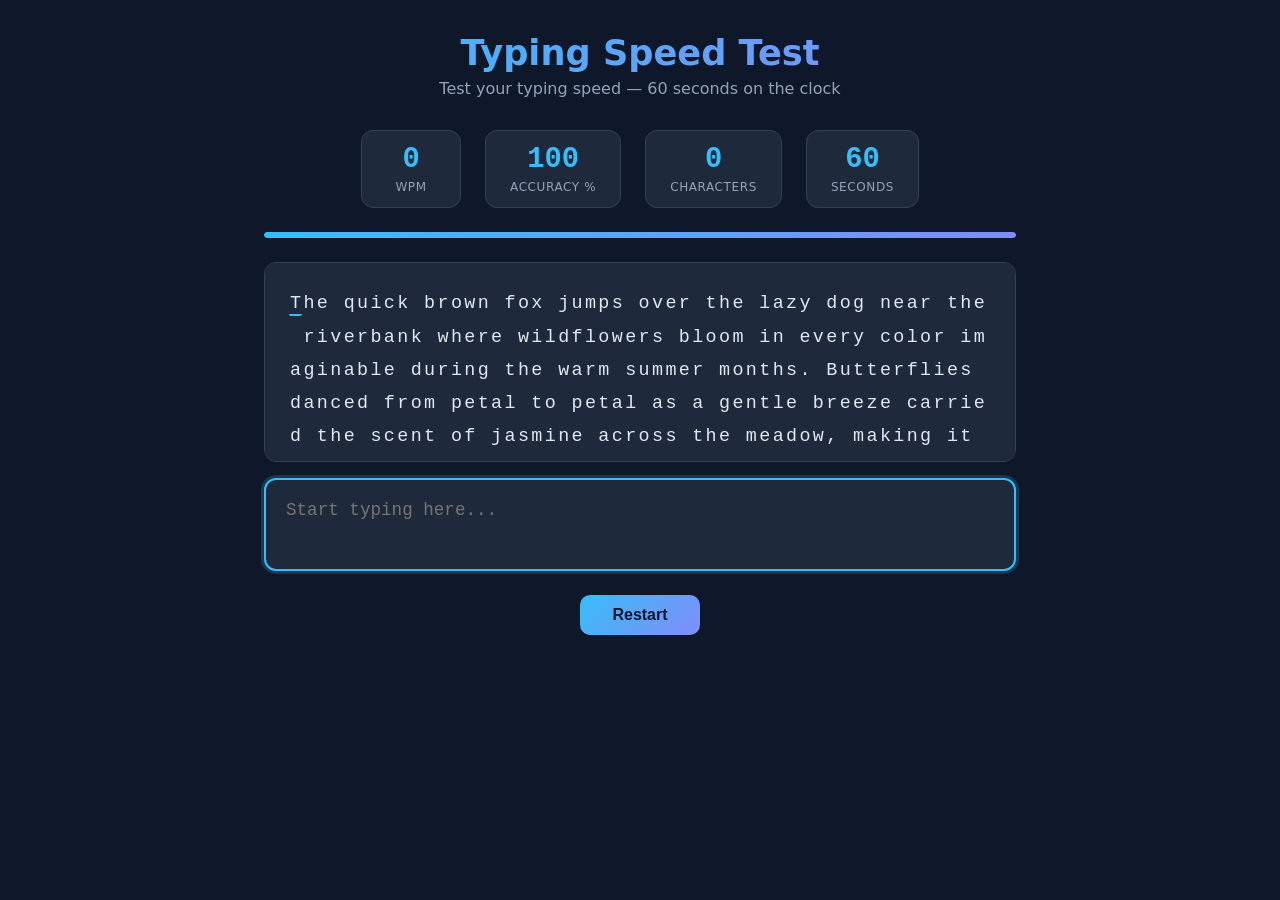
<file: typing-speed-test/index.html>
<!DOCTYPE html>
<html lang="en">
<head>
  <meta charset="UTF-8">
  <meta name="viewport" content="width=device-width, initial-scale=1.0">
  <title>Typing Speed Test</title>
  <link rel="stylesheet" href="style.css">
</head>
<body>
  <div class="container">
    <header>
      <h1>Typing Speed Test</h1>
      <p class="subtitle">Test your typing speed — 60 seconds on the clock</p>
    </header>

    <!-- Stats Bar -->
    <div class="stats-bar">
      <div class="stat">
        <span class="stat-value" id="wpm">0</span>
        <span class="stat-label">WPM</span>
      </div>
      <div class="stat">
        <span class="stat-value" id="accuracy">100</span>
        <span class="stat-label">Accuracy %</span>
      </div>
      <div class="stat">
        <span class="stat-value" id="chars">0</span>
        <span class="stat-label">Characters</span>
      </div>
      <div class="stat">
        <span class="stat-value" id="timer">60</span>
        <span class="stat-label">Seconds</span>
      </div>
    </div>

    <!-- Progress Bar -->
    <div class="progress-track">
      <div class="progress-fill" id="progressFill"></div>
    </div>

    <!-- Text Display -->
    <div class="text-display" id="textDisplay"></div>

    <!-- Input -->
    <textarea class="input-area" id="inputArea" placeholder="Start typing here..." autofocus></textarea>

    <button class="btn-restart" id="restartBtn">Restart</button>

    <!-- Results Overlay -->
    <div class="results-overlay" id="resultsOverlay">
      <div class="results-card">
        <h2>Results</h2>
        <div class="results-grid">
          <div class="result-item">
            <span class="result-value" id="resultWpm">0</span>
            <span class="result-label">Words Per Minute</span>
          </div>
          <div class="result-item">
            <span class="result-value" id="resultAccuracy">0</span>
            <span class="result-label">Accuracy %</span>
          </div>
          <div class="result-item">
            <span class="result-value" id="resultChars">0</span>
            <span class="result-label">Characters Typed</span>
          </div>
          <div class="result-item">
            <span class="result-value" id="resultCorrect">0</span>
            <span class="result-label">Correct Characters</span>
          </div>
        </div>
        <div class="comparison" id="comparison"></div>
        <button class="btn-restart" id="resultsRestart">Try Again</button>
      </div>
    </div>

    <!-- History -->
    <div class="history-section" id="historySection">
      <h3>Past Attempts</h3>
      <div class="history-list" id="historyList"></div>
    </div>
  </div>

  <script src="script.js"></script>
</body>
</html>
</file>
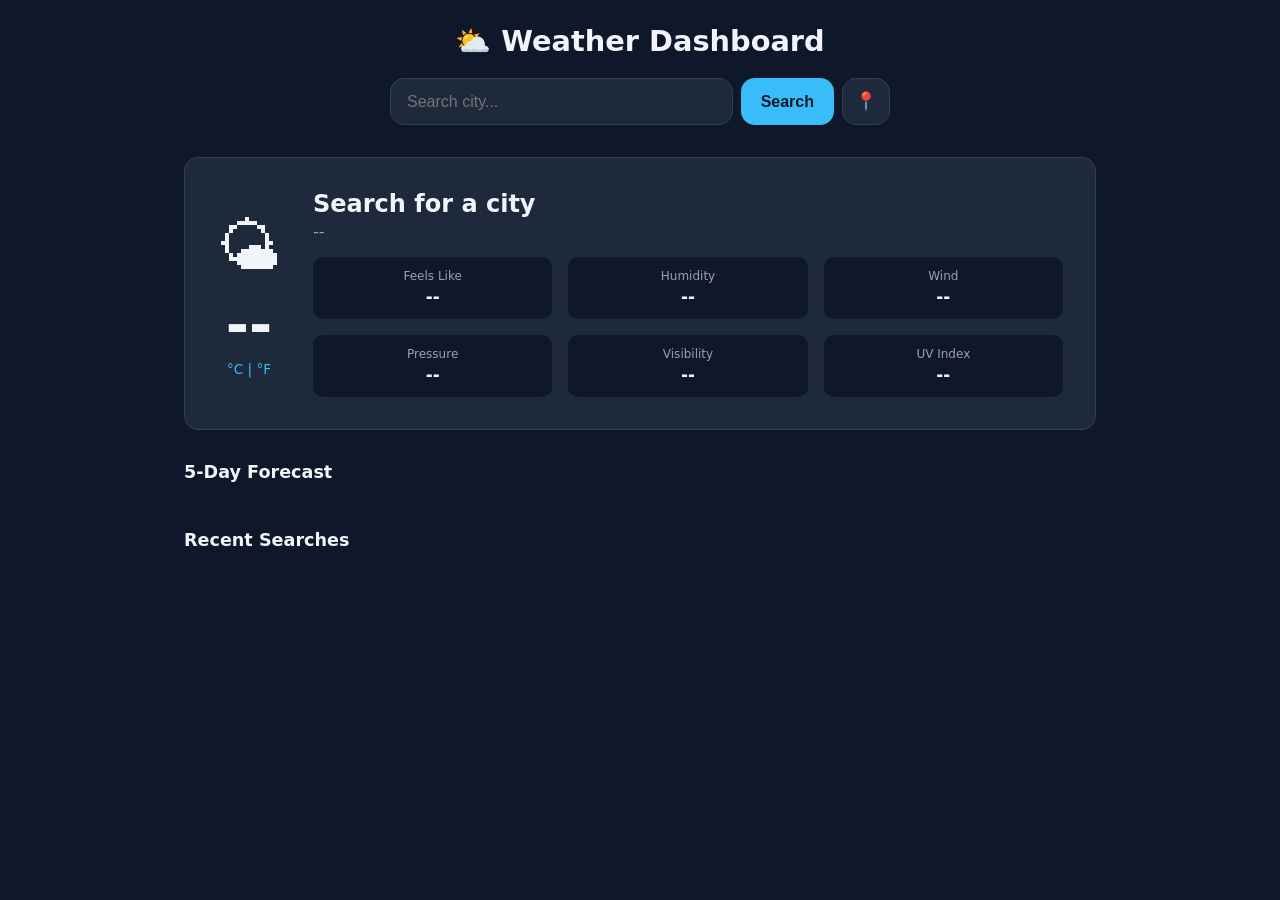
<file: weather-dashboard/index.html>
<!DOCTYPE html>
<html lang="en">
<head>
    <meta charset="UTF-8">
    <meta name="viewport" content="width=device-width, initial-scale=1.0">
    <title>Weather Dashboard</title>
    <link rel="stylesheet" href="style.css">
</head>
<body>
    <div class="app">
        <header class="header">
            <h1>&#9925; Weather Dashboard</h1>
            <div class="search-bar">
                <input type="text" id="cityInput" placeholder="Search city..." autocomplete="off">
                <button id="searchBtn">Search</button>
                <button id="locationBtn" title="Use my location">&#128205;</button>
            </div>
        </header>

        <main class="dashboard" id="dashboard">
            <div class="current-weather" id="currentWeather">
                <div class="weather-main">
                    <div class="weather-icon" id="weatherIcon">&#127780;</div>
                    <div class="temp-display">
                        <span class="temperature" id="temperature">--</span>
                        <span class="unit-toggle" id="unitToggle">°C | °F</span>
                    </div>
                </div>
                <div class="weather-details">
                    <h2 id="cityName">Search for a city</h2>
                    <p id="description">--</p>
                    <div class="detail-grid">
                        <div class="detail-item">
                            <span class="detail-label">Feels Like</span>
                            <span class="detail-value" id="feelsLike">--</span>
                        </div>
                        <div class="detail-item">
                            <span class="detail-label">Humidity</span>
                            <span class="detail-value" id="humidity">--</span>
                        </div>
                        <div class="detail-item">
                            <span class="detail-label">Wind</span>
                            <span class="detail-value" id="wind">--</span>
                        </div>
                        <div class="detail-item">
                            <span class="detail-label">Pressure</span>
                            <span class="detail-value" id="pressure">--</span>
                        </div>
                        <div class="detail-item">
                            <span class="detail-label">Visibility</span>
                            <span class="detail-value" id="visibility">--</span>
                        </div>
                        <div class="detail-item">
                            <span class="detail-label">UV Index</span>
                            <span class="detail-value" id="uvIndex">--</span>
                        </div>
                    </div>
                </div>
            </div>

            <div class="forecast-section">
                <h3>5-Day Forecast</h3>
                <div class="forecast-grid" id="forecastGrid"></div>
            </div>

            <div class="recent-section">
                <h3>Recent Searches</h3>
                <div class="recent-list" id="recentList"></div>
            </div>
        </main>

        <div class="error-msg" id="errorMsg"></div>
    </div>
    <script src="script.js"></script>
</body>
</html>
</file>
<file: animated-landing-page/style.css>
*,
*::before,
*::after {
  margin: 0;
  padding: 0;
  box-sizing: border-box;
}

:root {
  --bg: #0a0a1a;
  --bg-alt: #0f1129;
  --surface: #161833;
  --surface-hover: #1e2048;
  --border: #252850;
  --text: #e2e8f0;
  --text-muted: #94a3b8;
  --accent: #7c3aed;
  --accent-light: #a78bfa;
  --accent-2: #6366f1;
  --gradient: linear-gradient(135deg, #7c3aed, #6366f1, #3b82f6);
  --gradient-text: linear-gradient(135deg, #a78bfa, #818cf8, #60a5fa);
  --radius: 12px;
  --radius-lg: 20px;
}

html {
  scroll-behavior: smooth;
}

body {
  font-family: -apple-system, BlinkMacSystemFont, "Segoe UI", Roboto, sans-serif;
  background: var(--bg);
  color: var(--text);
  line-height: 1.6;
  overflow-x: hidden;
}

.container {
  max-width: 1200px;
  margin: 0 auto;
  padding: 0 24px;
}

/* ── Navbar ── */

.navbar {
  position: fixed;
  top: 0;
  left: 0;
  right: 0;
  z-index: 1000;
  padding: 16px 0;
  transition: all 0.3s ease;
}

.navbar.scrolled {
  background: rgba(10, 10, 26, 0.85);
  backdrop-filter: blur(16px);
  border-bottom: 1px solid var(--border);
  padding: 10px 0;
}

.nav-inner {
  display: flex;
  align-items: center;
  justify-content: space-between;
}

.logo {
  font-size: 22px;
  font-weight: 800;
  color: var(--text);
  text-decoration: none;
  display: flex;
  align-items: center;
  gap: 8px;
}

.logo-icon {
  font-size: 26px;
  background: var(--gradient);
  -webkit-background-clip: text;
  background-clip: text;
  -webkit-text-fill-color: transparent;
}

.nav-links {
  display: flex;
  align-items: center;
  gap: 32px;
  list-style: none;
}

.nav-links a {
  color: var(--text-muted);
  text-decoration: none;
  font-size: 15px;
  font-weight: 500;
  transition: color 0.2s ease;
}

.nav-links a:hover {
  color: var(--text);
}

.nav-cta {
  background: var(--gradient);
  color: #fff !important;
  padding: 8px 20px;
  border-radius: 8px;
  font-weight: 600 !important;
}

.hamburger {
  display: none;
  flex-direction: column;
  gap: 5px;
  background: none;
  border: none;
  cursor: pointer;
  padding: 4px;
}

.hamburger span {
  display: block;
  width: 24px;
  height: 2px;
  background: var(--text);
  border-radius: 2px;
  transition: all 0.3s ease;
}

.hamburger.active span:nth-child(1) {
  transform: rotate(45deg) translate(5px, 5px);
}

.hamburger.active span:nth-child(2) {
  opacity: 0;
}

.hamburger.active span:nth-child(3) {
  transform: rotate(-45deg) translate(5px, -5px);
}

/* ── Hero ── */

.hero {
  min-height: 100vh;
  display: flex;
  align-items: center;
  position: relative;
  overflow: hidden;
  padding: 120px 0 80px;
}

.hero-bg {
  position: absolute;
  inset: 0;
  overflow: hidden;
}

.orb {
  position: absolute;
  border-radius: 50%;
  filter: blur(80px);
  opacity: 0.4;
  will-change: transform;
}

.orb-1 {
  width: 500px;
  height: 500px;
  background: radial-gradient(circle, #7c3aed, transparent 70%);
  top: -10%;
  right: -5%;
  animation: float1 20s ease-in-out infinite;
}

.orb-2 {
  width: 400px;
  height: 400px;
  background: radial-gradient(circle, #3b82f6, transparent 70%);
  bottom: 10%;
  left: -10%;
  animation: float2 25s ease-in-out infinite;
}

.orb-3 {
  width: 300px;
  height: 300px;
  background: radial-gradient(circle, #6366f1, transparent 70%);
  top: 40%;
  left: 50%;
  animation: float3 18s ease-in-out infinite;
}

@keyframes float1 {
  0%, 100% { transform: translate(0, 0) scale(1); }
  33% { transform: translate(-60px, 40px) scale(1.1); }
  66% { transform: translate(30px, -50px) scale(0.95); }
}

@keyframes float2 {
  0%, 100% { transform: translate(0, 0) scale(1); }
  33% { transform: translate(50px, -30px) scale(1.05); }
  66% { transform: translate(-40px, 60px) scale(0.9); }
}

@keyframes float3 {
  0%, 100% { transform: translate(0, 0) scale(1); }
  50% { transform: translate(-70px, -40px) scale(1.15); }
}

.hero-content {
  position: relative;
  z-index: 1;
  text-align: center;
  max-width: 800px;
  margin: 0 auto;
}

.hero-badge {
  display: inline-block;
  padding: 6px 16px;
  border-radius: 100px;
  border: 1px solid var(--border);
  background: rgba(124, 58, 237, 0.1);
  color: var(--accent-light);
  font-size: 13px;
  font-weight: 600;
  letter-spacing: 0.03em;
  margin-bottom: 24px;
}

.hero-title {
  font-size: clamp(2.5rem, 6vw, 4.5rem);
  font-weight: 800;
  line-height: 1.1;
  margin-bottom: 20px;
  letter-spacing: -0.02em;
}

.gradient-text {
  background: var(--gradient-text);
  -webkit-background-clip: text;
  background-clip: text;
  -webkit-text-fill-color: transparent;
}

.hero-tagline {
  font-size: clamp(1rem, 2vw, 1.25rem);
  color: var(--text-muted);
  margin-bottom: 36px;
  min-height: 1.6em;
}

.hero-tagline .cursor {
  display: inline-block;
  width: 2px;
  height: 1.1em;
  background: var(--accent-light);
  margin-left: 2px;
  vertical-align: text-bottom;
  animation: blink 1s step-end infinite;
}

@keyframes blink {
  50% { opacity: 0; }
}

.hero-actions {
  display: flex;
  gap: 16px;
  justify-content: center;
  flex-wrap: wrap;
  margin-bottom: 60px;
}

.hero-stats {
  display: flex;
  justify-content: center;
  gap: 48px;
  flex-wrap: wrap;
}

.stat strong {
  display: block;
  font-size: 1.75rem;
  background: var(--gradient-text);
  -webkit-background-clip: text;
  background-clip: text;
  -webkit-text-fill-color: transparent;
}

.stat span {
  font-size: 13px;
  color: var(--text-muted);
}

/* ── Buttons ── */

.btn {
  display: inline-flex;
  align-items: center;
  justify-content: center;
  padding: 14px 28px;
  border-radius: 10px;
  font-size: 15px;
  font-weight: 600;
  text-decoration: none;
  transition: all 0.25s ease;
  cursor: pointer;
  border: none;
}

.btn-primary {
  background: var(--gradient);
  color: #fff;
  box-shadow: 0 4px 20px rgba(124, 58, 237, 0.3);
}

.btn-primary:hover {
  transform: translateY(-2px);
  box-shadow: 0 8px 30px rgba(124, 58, 237, 0.4);
}

.btn-outline {
  background: transparent;
  color: var(--text);
  border: 1px solid var(--border);
}

.btn-outline:hover {
  border-color: var(--accent);
  background: rgba(124, 58, 237, 0.08);
}

.btn-block {
  width: 100%;
}

.btn-cta {
  background: var(--gradient);
  color: #fff;
  padding: 16px 40px;
  font-size: 17px;
  border-radius: 12px;
  position: relative;
  z-index: 1;
  box-shadow: 0 4px 20px rgba(124, 58, 237, 0.3);
}

.btn-cta::before {
  content: "";
  position: absolute;
  inset: -2px;
  border-radius: 14px;
  background: linear-gradient(135deg, #7c3aed, #6366f1, #3b82f6, #7c3aed);
  background-size: 300% 300%;
  z-index: -1;
  animation: gradientBorder 3s ease infinite;
}

.btn-cta::after {
  content: "";
  position: absolute;
  inset: 0;
  border-radius: 12px;
  background: var(--gradient);
  z-index: -1;
}

.btn-cta:hover {
  transform: translateY(-2px);
  box-shadow: 0 8px 30px rgba(124, 58, 237, 0.5);
}

@keyframes gradientBorder {
  0% { background-position: 0% 50%; }
  50% { background-position: 100% 50%; }
  100% { background-position: 0% 50%; }
}

/* ── Sections ── */

.section {
  padding: 100px 0;
}

.section-alt {
  background: var(--bg-alt);
}

.section-header {
  text-align: center;
  margin-bottom: 60px;
}

.section-tag {
  display: inline-block;
  padding: 4px 14px;
  border-radius: 100px;
  background: rgba(124, 58, 237, 0.12);
  color: var(--accent-light);
  font-size: 13px;
  font-weight: 600;
  margin-bottom: 16px;
}

.section-header h2 {
  font-size: clamp(1.75rem, 4vw, 2.75rem);
  font-weight: 800;
  margin-bottom: 12px;
  letter-spacing: -0.02em;
}

.section-header p {
  color: var(--text-muted);
  font-size: 17px;
  max-width: 540px;
  margin: 0 auto;
}

/* ── Features ── */

.features-grid {
  display: grid;
  grid-template-columns: repeat(3, 1fr);
  gap: 24px;
}

.feature-card {
  background: var(--surface);
  border: 1px solid var(--border);
  border-radius: var(--radius-lg);
  padding: 36px 28px;
  transition: transform 0.3s ease, box-shadow 0.3s ease;
  transform-style: preserve-3d;
  perspective: 800px;
}

.feature-card:hover {
  box-shadow: 0 20px 40px rgba(0, 0, 0, 0.3);
}

.feature-icon {
  width: 48px;
  height: 48px;
  border-radius: 12px;
  background: rgba(124, 58, 237, 0.12);
  display: flex;
  align-items: center;
  justify-content: center;
  margin-bottom: 20px;
  color: var(--accent-light);
}

.feature-icon svg {
  width: 24px;
  height: 24px;
}

.feature-card h3 {
  font-size: 1.2rem;
  margin-bottom: 10px;
  font-weight: 700;
}

.feature-card p {
  color: var(--text-muted);
  font-size: 15px;
  line-height: 1.6;
}

/* ── Steps ── */

.steps-grid {
  display: grid;
  grid-template-columns: repeat(3, 1fr);
  gap: 24px;
}

.step-card {
  text-align: center;
  padding: 40px 28px;
  border-radius: var(--radius-lg);
  background: var(--surface);
  border: 1px solid var(--border);
  transition: transform 0.3s ease;
}

.step-card:hover {
  transform: translateY(-4px);
}

.step-number {
  font-size: 3rem;
  font-weight: 900;
  background: var(--gradient-text);
  -webkit-background-clip: text;
  background-clip: text;
  -webkit-text-fill-color: transparent;
  margin-bottom: 16px;
  line-height: 1;
}

.step-card h3 {
  font-size: 1.2rem;
  margin-bottom: 10px;
  font-weight: 700;
}

.step-card p {
  color: var(--text-muted);
  font-size: 15px;
}

/* ── Testimonials ── */

.testimonials-grid {
  display: grid;
  grid-template-columns: repeat(3, 1fr);
  gap: 24px;
}

.testimonial-card {
  background: var(--surface);
  border: 1px solid var(--border);
  border-radius: var(--radius-lg);
  padding: 32px 28px;
  transition: transform 0.3s ease;
}

.testimonial-card:hover {
  transform: translateY(-4px);
}

.stars {
  color: #eab308;
  font-size: 16px;
  margin-bottom: 16px;
  letter-spacing: 2px;
}

.testimonial-card > p {
  color: var(--text-muted);
  font-size: 15px;
  line-height: 1.7;
  margin-bottom: 24px;
  font-style: italic;
}

.testimonial-author {
  display: flex;
  align-items: center;
  gap: 12px;
}

.author-avatar {
  width: 42px;
  height: 42px;
  border-radius: 50%;
  display: flex;
  align-items: center;
  justify-content: center;
  font-size: 14px;
  font-weight: 700;
  color: #fff;
  flex-shrink: 0;
}

.testimonial-author strong {
  display: block;
  font-size: 14px;
}

.testimonial-author span {
  font-size: 13px;
  color: var(--text-muted);
}

/* ── Pricing ── */

.pricing-grid {
  display: grid;
  grid-template-columns: repeat(3, 1fr);
  gap: 24px;
  align-items: start;
}

.pricing-card {
  background: var(--surface);
  border: 1px solid var(--border);
  border-radius: var(--radius-lg);
  padding: 36px 28px;
  text-align: center;
  transition: transform 0.3s ease, box-shadow 0.3s ease;
  position: relative;
}

.pricing-card:hover {
  transform: scale(1.03);
}

.pricing-card.popular {
  border-color: var(--accent);
  box-shadow: 0 0 40px rgba(124, 58, 237, 0.15);
  transform: scale(1.05);
}

.pricing-card.popular:hover {
  transform: scale(1.08);
}

.popular-badge {
  position: absolute;
  top: -12px;
  left: 50%;
  transform: translateX(-50%);
  background: var(--gradient);
  color: #fff;
  padding: 4px 16px;
  border-radius: 100px;
  font-size: 12px;
  font-weight: 700;
  white-space: nowrap;
}

.pricing-card h3 {
  font-size: 1.1rem;
  font-weight: 700;
  margin-bottom: 8px;
}

.price {
  font-size: 3rem;
  font-weight: 800;
  margin-bottom: 4px;
}

.price span {
  font-size: 1rem;
  font-weight: 500;
  color: var(--text-muted);
}

.price-desc {
  color: var(--text-muted);
  font-size: 14px;
  margin-bottom: 24px;
}

.price-features {
  list-style: none;
  text-align: left;
  margin-bottom: 28px;
}

.price-features li {
  padding: 8px 0;
  font-size: 14px;
  color: var(--text-muted);
  border-bottom: 1px solid var(--border);
}

.price-features li::before {
  content: "✓ ";
  color: var(--accent-light);
  font-weight: 700;
}

/* ── CTA ── */

.cta-section {
  text-align: center;
  background: radial-gradient(ellipse at center, rgba(124, 58, 237, 0.1) 0%, transparent 70%);
}

.cta-content h2 {
  font-size: clamp(1.75rem, 4vw, 2.75rem);
  font-weight: 800;
  margin-bottom: 12px;
}

.cta-content p {
  color: var(--text-muted);
  font-size: 17px;
  margin-bottom: 32px;
  max-width: 500px;
  margin-left: auto;
  margin-right: auto;
}

.cta-content small {
  display: block;
  margin-top: 16px;
  color: var(--text-muted);
  font-size: 13px;
}

/* ── Footer ── */

.footer {
  border-top: 1px solid var(--border);
  padding: 60px 0 0;
  background: var(--bg-alt);
}

.footer-inner {
  display: flex;
  justify-content: space-between;
  gap: 40px;
  flex-wrap: wrap;
  padding-bottom: 40px;
}

.footer-brand {
  max-width: 260px;
}

.footer-brand p {
  color: var(--text-muted);
  font-size: 14px;
  margin-top: 12px;
}

.footer-links {
  display: flex;
  gap: 60px;
  flex-wrap: wrap;
}

.footer-col h4 {
  font-size: 14px;
  font-weight: 700;
  margin-bottom: 16px;
}

.footer-col a {
  display: block;
  color: var(--text-muted);
  text-decoration: none;
  font-size: 14px;
  padding: 4px 0;
  transition: color 0.2s ease;
}

.footer-col a:hover {
  color: var(--text);
}

.footer-bottom {
  border-top: 1px solid var(--border);
  padding: 20px 0;
  text-align: center;
}

.footer-bottom p {
  color: var(--text-muted);
  font-size: 13px;
}

/* ── Scroll Animations ── */

.animate-on-scroll {
  opacity: 0;
  transform: translateY(30px);
  transition: opacity 0.6s ease, transform 0.6s ease;
}

.animate-on-scroll.visible {
  opacity: 1;
  transform: translateY(0);
}

/* stagger children */
.features-grid .animate-on-scroll:nth-child(2),
.steps-grid .animate-on-scroll:nth-child(2),
.testimonials-grid .animate-on-scroll:nth-child(2),
.pricing-grid .animate-on-scroll:nth-child(2) {
  transition-delay: 0.1s;
}

.features-grid .animate-on-scroll:nth-child(3),
.steps-grid .animate-on-scroll:nth-child(3),
.testimonials-grid .animate-on-scroll:nth-child(3),
.pricing-grid .animate-on-scroll:nth-child(3) {
  transition-delay: 0.2s;
}

/* ── Responsive ── */

@media (max-width: 900px) {
  .features-grid,
  .steps-grid,
  .testimonials-grid,
  .pricing-grid {
    grid-template-columns: 1fr;
    max-width: 480px;
    margin: 0 auto;
  }

  .pricing-card.popular {
    transform: none;
  }

  .pricing-card.popular:hover {
    transform: scale(1.03);
  }

  .hero-stats {
    gap: 24px;
  }
}

@media (max-width: 768px) {
  .nav-links {
    position: fixed;
    top: 0;
    right: -100%;
    width: 280px;
    height: 100vh;
    background: var(--bg-alt);
    border-left: 1px solid var(--border);
    flex-direction: column;
    align-items: flex-start;
    padding: 80px 32px 32px;
    gap: 20px;
    transition: right 0.3s ease;
  }

  .nav-links.open {
    right: 0;
  }

  .nav-links a {
    font-size: 17px;
  }

  .hamburger {
    display: flex;
    z-index: 1001;
  }

  .hero {
    padding: 100px 0 60px;
  }

  .section {
    padding: 60px 0;
  }

  .footer-links {
    gap: 32px;
  }
}
</file>
<file: css-art-gallery/style.css>
*,*::before,*::after{margin:0;padding:0;box-sizing:border-box}

:root {
  --bg: #0f172a;
  --surface: #1e293b;
  --border: #334155;
  --text: #e2e8f0;
  --text-dim: #94a3b8;
  --accent: #818cf8;
  --accent-glow: rgba(129,140,248,.25);
}

body {
  font-family: 'Segoe UI', system-ui, -apple-system, sans-serif;
  background: var(--bg);
  color: var(--text);
  min-height: 100vh;
}

header {
  text-align: center;
  padding: 2.5rem 1rem 1rem;
}
header h1 {
  font-size: 2.5rem;
  background: linear-gradient(135deg, #818cf8, #c084fc, #f472b6);
  -webkit-background-clip: text;
  -webkit-text-fill-color: transparent;
  background-clip: text;
}
.subtitle {
  color: var(--text-dim);
  margin-top: .4rem;
  font-size: 1.05rem;
}

.controls {
  max-width: 1280px;
  margin: 1.2rem auto 0;
  padding: 0 1.5rem;
}

.search-box {
  display: flex;
  justify-content: center;
  margin-bottom: 1rem;
}
.search-box input {
  width: 100%;
  max-width: 420px;
  padding: .65rem 1rem;
  border: 1px solid var(--border);
  border-radius: 10px;
  background: var(--surface);
  color: var(--text);
  font-size: .95rem;
  outline: none;
  transition: border-color .2s;
}
.search-box input:focus {
  border-color: var(--accent);
}
.search-box input::placeholder {
  color: var(--text-dim);
}

.filter-bar {
  display: flex;
  flex-wrap: wrap;
  gap: .5rem;
  justify-content: center;
  margin-bottom: .8rem;
}
.filter-btn {
  padding: .35rem .85rem;
  border: 1px solid var(--border);
  border-radius: 20px;
  background: transparent;
  color: var(--text-dim);
  font-size: .82rem;
  cursor: pointer;
  transition: all .2s;
  white-space: nowrap;
}
.filter-btn:hover {
  border-color: var(--accent);
  color: var(--text);
}
.filter-btn.active {
  background: var(--accent);
  border-color: var(--accent);
  color: #fff;
}

.counter {
  text-align: center;
  color: var(--text-dim);
  font-size: .85rem;
  margin-bottom: .5rem;
}

.gallery {
  display: grid;
  grid-template-columns: repeat(auto-fill, minmax(260px, 1fr));
  gap: 1.25rem;
  max-width: 1400px;
  margin: 0 auto;
  padding: 1rem 1.5rem 4rem;
}

.card {
  background: var(--surface);
  border: 1px solid var(--border);
  border-radius: 14px;
  overflow: hidden;
  cursor: pointer;
  transition: transform .3s ease, box-shadow .3s ease;
  opacity: 0;
  transform: translateY(20px);
  animation: cardIn .4s ease forwards;
}
.card:hover {
  transform: translateY(-6px);
  box-shadow: 0 10px 28px rgba(0,0,0,.4), 0 0 0 1px var(--accent);
}
.card-art {
  width: 100%;
  height: 200px;
  display: flex;
  align-items: center;
  justify-content: center;
  overflow: hidden;
  background: #0c1222;
  position: relative;
}
.card-info {
  padding: .75rem 1rem;
  text-align: center;
  font-weight: 600;
  font-size: .95rem;
  letter-spacing: .02em;
}
.card-category {
  text-align: center;
  padding: 0 1rem .6rem;
  font-size: .72rem;
  color: var(--text-dim);
  text-transform: uppercase;
  letter-spacing: .08em;
}

@keyframes cardIn {
  to { opacity: 1; transform: translateY(0); }
}

.lightbox {
  position: fixed;
  inset: 0;
  background: rgba(0,0,0,.88);
  display: flex;
  align-items: center;
  justify-content: center;
  z-index: 1000;
  opacity: 0;
  pointer-events: none;
  transition: opacity .3s ease;
}
.lightbox.active {
  opacity: 1;
  pointer-events: auto;
}
.lightbox-content {
  background: var(--surface);
  border-radius: 18px;
  padding: 2rem;
  max-width: 520px;
  width: 92%;
  position: relative;
  transform: scale(.92);
  transition: transform .3s ease;
}
.lightbox.active .lightbox-content {
  transform: scale(1);
}
.lightbox-close {
  position: absolute;
  top: .6rem;
  right: .8rem;
  background: none;
  border: none;
  color: var(--text-dim);
  font-size: 2rem;
  cursor: pointer;
  line-height: 1;
  transition: color .2s;
}
.lightbox-close:hover { color: #f472b6; }
.lightbox-art {
  width: 100%;
  height: 320px;
  display: flex;
  align-items: center;
  justify-content: center;
  background: #0c1222;
  border-radius: 12px;
  overflow: hidden;
  position: relative;
}
.lightbox-title {
  text-align: center;
  margin-top: 1rem;
  font-size: 1.25rem;
  color: var(--accent);
}
.lightbox-cat {
  text-align: center;
  color: var(--text-dim);
  font-size: .78rem;
  text-transform: uppercase;
  letter-spacing: .08em;
  margin-top: .3rem;
}

.no-results {
  grid-column: 1 / -1;
  text-align: center;
  padding: 4rem 1rem;
  color: var(--text-dim);
  font-size: 1.1rem;
}

@media (max-width: 640px) {
  header h1 { font-size: 1.8rem; }
  .gallery { grid-template-columns: repeat(auto-fill, minmax(220px, 1fr)); gap: 1rem; padding: 1rem; }
  .lightbox-art { height: 250px; }
  .filter-btn { font-size: .75rem; padding: .3rem .65rem; }
}
</file>
<file: css-art-gallery/art/nature.css>
/* ===== NATURE CSS ART — 10 pieces ===== */

/* ---------- 1. SUNSET ---------- */
.sunset {
  position: relative;
  width: 160px;
  height: 160px;
  border-radius: 50%;
  background: linear-gradient(180deg, #1a0533 0%, #4a1942 20%, #c94b4b 45%, #f09819 65%, #f5d76e 80%, #f9e866 100%);
  overflow: hidden;
  box-shadow: 0 0 20px rgba(249, 168, 38, 0.4);
  animation: nature-sunset-idle 4s ease-in-out infinite;
}
.sunset::before {
  content: '';
  position: absolute;
  width: 60px;
  height: 60px;
  border-radius: 50%;
  background: radial-gradient(circle, #fff6d5 0%, #fbc531 40%, #e67e22 100%);
  top: 45%;
  left: 50%;
  transform: translateX(-50%);
  box-shadow: 0 0 30px 10px rgba(251, 197, 49, 0.6), 0 0 60px 20px rgba(230, 126, 34, 0.3);
  animation: nature-sunset-pulse 3s ease-in-out infinite;
}
.sunset .water {
  position: absolute;
  bottom: 0;
  width: 100%;
  height: 35%;
  background: linear-gradient(180deg, rgba(41, 128, 185, 0.5) 0%, rgba(44, 62, 80, 0.8) 100%);
  border-radius: 0 0 80px 80px;
}
.sunset .water::before {
  content: '';
  position: absolute;
  top: 5px;
  left: 50%;
  transform: translateX(-50%);
  width: 40px;
  height: 30px;
  background: linear-gradient(180deg, rgba(251, 197, 49, 0.6) 0%, rgba(251, 197, 49, 0) 100%);
  filter: blur(4px);
  animation: nature-sunset-reflect 2s ease-in-out infinite;
}
.card:hover .sunset,
.lightbox-art .sunset {
  box-shadow: 0 0 40px rgba(249, 168, 38, 0.7);
}
.card:hover .sunset::before,
.lightbox-art .sunset::before {
  animation: nature-sunset-pulse 1s ease-in-out infinite;
  box-shadow: 0 0 50px 20px rgba(251, 197, 49, 0.8), 0 0 80px 30px rgba(230, 126, 34, 0.5);
}
@keyframes nature-sunset-idle {
  0%, 100% { transform: scale(1); }
  50% { transform: scale(1.02); }
}
@keyframes nature-sunset-pulse {
  0%, 100% { transform: translateX(-50%) scale(1); opacity: 1; }
  50% { transform: translateX(-50%) scale(1.15); opacity: 0.85; }
}
@keyframes nature-sunset-reflect {
  0%, 100% { opacity: 0.6; height: 30px; }
  50% { opacity: 1; height: 40px; }
}

/* ---------- 2. AURORA ---------- */
.aurora {
  position: relative;
  width: 180px;
  height: 160px;
  background: linear-gradient(180deg, #0b0c2a 0%, #111340 50%, #1a1a3e 100%);
  border-radius: 12px;
  overflow: hidden;
  animation: nature-aurora-idle 6s ease-in-out infinite;
}
.aurora::before {
  content: '';
  position: absolute;
  top: 10%;
  left: -20%;
  width: 140%;
  height: 50%;
  background: linear-gradient(90deg,
    transparent 0%,
    rgba(0, 255, 128, 0.3) 15%,
    rgba(0, 200, 200, 0.4) 30%,
    rgba(128, 0, 255, 0.3) 50%,
    rgba(0, 255, 180, 0.35) 70%,
    rgba(100, 0, 220, 0.25) 85%,
    transparent 100%
  );
  filter: blur(12px);
  animation: nature-aurora-wave 5s ease-in-out infinite;
  border-radius: 50%;
}
.aurora::after {
  content: '';
  position: absolute;
  top: 20%;
  left: -10%;
  width: 120%;
  height: 35%;
  background: linear-gradient(90deg,
    transparent 0%,
    rgba(0, 255, 200, 0.25) 20%,
    rgba(150, 0, 255, 0.3) 45%,
    rgba(0, 220, 180, 0.2) 70%,
    transparent 100%
  );
  filter: blur(10px);
  animation: nature-aurora-wave 4s ease-in-out 1s infinite;
  border-radius: 50%;
}
.card:hover .aurora,
.lightbox-art .aurora {
  box-shadow: 0 0 30px rgba(0, 255, 150, 0.3);
}
.card:hover .aurora::before,
.lightbox-art .aurora::before {
  animation: nature-aurora-wave 2s ease-in-out infinite;
  opacity: 1.2;
}
.card:hover .aurora::after,
.lightbox-art .aurora::after {
  animation: nature-aurora-wave 1.5s ease-in-out 0.5s infinite;
}
@keyframes nature-aurora-idle {
  0%, 100% { box-shadow: inset 0 0 30px rgba(0, 200, 150, 0.1); }
  50% { box-shadow: inset 0 0 50px rgba(0, 200, 150, 0.2); }
}
@keyframes nature-aurora-wave {
  0% { transform: translateX(-10%) skewY(-3deg); }
  50% { transform: translateX(10%) skewY(3deg); }
  100% { transform: translateX(-10%) skewY(-3deg); }
}

/* ---------- 3. RAINBOW ---------- */
.rainbow {
  position: relative;
  width: 180px;
  height: 100px;
  overflow: hidden;
}
.rainbow::before {
  content: '';
  position: absolute;
  bottom: 0;
  left: 50%;
  transform: translateX(-50%);
  width: 170px;
  height: 170px;
  border-radius: 50%;
  background: conic-gradient(
    from 180deg,
    #ff0000 0deg, #ff0000 25.7deg,
    #ff7f00 25.7deg, #ff7f00 51.4deg,
    #ffff00 51.4deg, #ffff00 77.1deg,
    #00ff00 77.1deg, #00ff00 102.8deg,
    #0000ff 102.8deg, #0000ff 128.5deg,
    #4b0082 128.5deg, #4b0082 154.2deg,
    #9400d3 154.2deg, #9400d3 180deg,
    transparent 180deg
  );
  mask: radial-gradient(circle at center, transparent 45%, black 45%, black 100%);
  -webkit-mask: radial-gradient(circle at center, transparent 45%, black 45%, black 100%);
  animation: nature-rainbow-idle 3s ease-in-out infinite;
}
.rainbow::after {
  content: '';
  position: absolute;
  bottom: 0;
  width: 100%;
  height: 25px;
  background: linear-gradient(90deg,
    transparent 0%,
    rgba(255, 255, 255, 0.8) 5%, rgba(255, 255, 255, 0.9) 12%, transparent 20%,
    transparent 80%,
    rgba(255, 255, 255, 0.8) 88%, rgba(255, 255, 255, 0.9) 95%, transparent 100%
  );
  border-radius: 50%;
  filter: blur(3px);
}
.card:hover .rainbow,
.lightbox-art .rainbow {
  filter: drop-shadow(0 0 15px rgba(255, 100, 100, 0.4)) drop-shadow(0 0 15px rgba(100, 100, 255, 0.4));
}
.card:hover .rainbow::before,
.lightbox-art .rainbow::before {
  animation: nature-rainbow-glow 1.5s ease-in-out infinite;
}
@keyframes nature-rainbow-idle {
  0%, 100% { opacity: 0.85; }
  50% { opacity: 1; }
}
@keyframes nature-rainbow-glow {
  0%, 100% { filter: brightness(1) saturate(1); }
  50% { filter: brightness(1.3) saturate(1.4); }
}

/* ---------- 4. CLOUD ---------- */
.cloud {
  position: relative;
  width: 120px;
  height: 50px;
  background: linear-gradient(135deg, #f0f4f8, #dce6f0);
  border-radius: 50px;
  box-shadow: 0 8px 20px rgba(0, 0, 0, 0.15);
  animation: nature-cloud-float 4s ease-in-out infinite;
}
.cloud::before {
  content: '';
  position: absolute;
  width: 55px;
  height: 55px;
  background: linear-gradient(135deg, #f5f9fc, #e4ecf4);
  border-radius: 50%;
  top: -30px;
  left: 18px;
  box-shadow: 0 -2px 10px rgba(0, 0, 0, 0.05);
}
.cloud::after {
  content: '';
  position: absolute;
  width: 40px;
  height: 40px;
  background: linear-gradient(135deg, #f2f7fb, #e0eaf3);
  border-radius: 50%;
  top: -20px;
  left: 55px;
  box-shadow: 0 -2px 8px rgba(0, 0, 0, 0.05);
}
.card:hover .cloud,
.lightbox-art .cloud {
  animation: nature-cloud-bounce 1s ease-in-out infinite;
  box-shadow: 0 12px 30px rgba(0, 0, 0, 0.2), 0 0 20px rgba(255, 255, 255, 0.3);
}
@keyframes nature-cloud-float {
  0%, 100% { transform: translateY(0) translateX(0); }
  25% { transform: translateY(-6px) translateX(3px); }
  75% { transform: translateY(-3px) translateX(-3px); }
}
@keyframes nature-cloud-bounce {
  0%, 100% { transform: translateY(0) scale(1); }
  50% { transform: translateY(-12px) scale(1.05); }
}

/* ---------- 5. SNOWFLAKE ---------- */
.snowflake {
  position: relative;
  width: 80px;
  height: 80px;
  animation: nature-snowflake-idle 6s linear infinite;
}
.snowflake::before,
.snowflake::after {
  content: '';
  position: absolute;
  top: 50%;
  left: 50%;
  width: 6px;
  height: 70px;
  background: linear-gradient(180deg, #b3e5fc, #e1f5fe, #b3e5fc);
  border-radius: 3px;
  transform-origin: center;
}
.snowflake::before {
  transform: translate(-50%, -50%) rotate(0deg);
  box-shadow:
    0 0 6px rgba(179, 229, 252, 0.6),
    24px -14px 0 -1px #b3e5fc,
    -24px -14px 0 -1px #b3e5fc,
    24px 14px 0 -1px #b3e5fc,
    -24px 14px 0 -1px #b3e5fc;
}
.snowflake::after {
  transform: translate(-50%, -50%) rotate(60deg);
  box-shadow:
    0 0 6px rgba(179, 229, 252, 0.6);
}
.snowflake {
  filter: drop-shadow(0 0 8px rgba(179, 229, 252, 0.4));
}
.card:hover .snowflake,
.lightbox-art .snowflake {
  animation: nature-snowflake-spin 1.5s linear infinite;
  filter: drop-shadow(0 0 15px rgba(179, 229, 252, 0.8));
}
@keyframes nature-snowflake-idle {
  0% { transform: rotate(0deg); }
  100% { transform: rotate(360deg); }
}
@keyframes nature-snowflake-spin {
  0% { transform: rotate(0deg) scale(1); }
  50% { transform: rotate(180deg) scale(1.15); }
  100% { transform: rotate(360deg) scale(1); }
}

/* ---------- 6. RAINDROP ---------- */
.raindrop {
  position: relative;
  width: 50px;
  height: 70px;
  background: linear-gradient(180deg, #74b9ff 0%, #0984e3 60%, #0652dd 100%);
  border-radius: 50% 50% 50% 50% / 60% 60% 40% 40%;
  transform: rotate(180deg);
  box-shadow: inset -8px -5px 10px rgba(255, 255, 255, 0.25), 0 0 15px rgba(9, 132, 227, 0.3);
  animation: nature-raindrop-idle 2s ease-in-out infinite;
}
.raindrop::before {
  content: '';
  position: absolute;
  bottom: -25px;
  left: 50%;
  transform: translateX(-50%) rotate(180deg);
  width: 60px;
  height: 60px;
  border: 2px solid rgba(116, 185, 255, 0.4);
  border-radius: 50%;
  animation: nature-raindrop-ripple 2s ease-out infinite;
}
.raindrop::after {
  content: '';
  position: absolute;
  bottom: -35px;
  left: 50%;
  transform: translateX(-50%) rotate(180deg);
  width: 90px;
  height: 90px;
  border: 1.5px solid rgba(116, 185, 255, 0.2);
  border-radius: 50%;
  animation: nature-raindrop-ripple 2s ease-out 0.5s infinite;
}
.card:hover .raindrop,
.lightbox-art .raindrop {
  animation: nature-raindrop-drop 1s ease-in-out infinite;
  box-shadow: inset -8px -5px 10px rgba(255, 255, 255, 0.35), 0 0 25px rgba(9, 132, 227, 0.6);
}
@keyframes nature-raindrop-idle {
  0%, 100% { transform: rotate(180deg) translateY(0); }
  50% { transform: rotate(180deg) translateY(-5px); }
}
@keyframes nature-raindrop-ripple {
  0% { transform: translateX(-50%) rotate(180deg) scale(0.3); opacity: 1; }
  100% { transform: translateX(-50%) rotate(180deg) scale(1); opacity: 0; }
}
@keyframes nature-raindrop-drop {
  0%, 100% { transform: rotate(180deg) translateY(0); }
  30% { transform: rotate(180deg) translateY(-15px); }
  60% { transform: rotate(180deg) translateY(5px) scaleX(1.1) scaleY(0.9); }
  80% { transform: rotate(180deg) translateY(-2px); }
}

/* ---------- 7. WAVE ---------- */
.wave {
  position: relative;
  width: 180px;
  height: 120px;
  overflow: hidden;
  border-radius: 10px;
  background: linear-gradient(180deg, #2c3e50 0%, #2c3e50 40%, #1a5276 50%, #0e6655 70%, #1a8e70 100%);
}
.wave::before {
  content: '';
  position: absolute;
  top: 40%;
  left: -50%;
  width: 200%;
  height: 60%;
  background: radial-gradient(ellipse at 25% 0%, rgba(52, 152, 219, 0.7) 0%, transparent 50%),
              radial-gradient(ellipse at 75% 0%, rgba(46, 134, 193, 0.6) 0%, transparent 50%);
  border-radius: 40%;
  animation: nature-wave-roll 3s ease-in-out infinite;
}
.wave::after {
  content: '';
  position: absolute;
  top: 48%;
  left: -50%;
  width: 200%;
  height: 55%;
  background: radial-gradient(ellipse at 35% 0%, rgba(26, 82, 118, 0.7) 0%, transparent 50%),
              radial-gradient(ellipse at 65% 0%, rgba(21, 67, 96, 0.6) 0%, transparent 50%);
  border-radius: 42%;
  animation: nature-wave-roll 3s ease-in-out 1s infinite;
}
.card:hover .wave,
.lightbox-art .wave {
  box-shadow: 0 0 20px rgba(52, 152, 219, 0.4);
}
.card:hover .wave::before,
.lightbox-art .wave::before {
  animation: nature-wave-roll 1.5s ease-in-out infinite;
}
.card:hover .wave::after,
.lightbox-art .wave::after {
  animation: nature-wave-roll 1.5s ease-in-out 0.5s infinite;
}
@keyframes nature-wave-roll {
  0% { transform: translateX(-10%) rotate(2deg); }
  50% { transform: translateX(10%) rotate(-2deg); }
  100% { transform: translateX(-10%) rotate(2deg); }
}

/* ---------- 8. TORNADO ---------- */
.tornado {
  position: relative;
  width: 120px;
  height: 160px;
  display: flex;
  flex-direction: column;
  align-items: center;
  justify-content: flex-start;
  gap: 4px;
  animation: nature-tornado-sway 3s ease-in-out infinite;
}
.tornado::before {
  content: '';
  position: absolute;
  top: 0;
  width: 100px;
  height: 25px;
  background: linear-gradient(90deg, rgba(149, 165, 166, 0.2), rgba(149, 165, 166, 0.6), rgba(149, 165, 166, 0.2));
  border-radius: 50%;
  filter: blur(3px);
  animation: nature-tornado-spin 1.5s linear infinite;
}
.tornado::after {
  content: '';
  position: absolute;
  bottom: 0;
  width: 20px;
  height: 20px;
  background: radial-gradient(circle, rgba(149, 165, 166, 0.8) 0%, rgba(149, 165, 166, 0) 70%);
  border-radius: 50%;
  box-shadow:
    -15px -30px 0 2px rgba(127, 140, 141, 0.5),
    20px -50px 0 1px rgba(127, 140, 141, 0.4),
    -10px -70px 0 3px rgba(127, 140, 141, 0.3),
    15px -90px 0 2px rgba(127, 140, 141, 0.4),
    -20px -110px 0 1px rgba(127, 140, 141, 0.3),
    5px -130px 0 2px rgba(127, 140, 141, 0.2);
  animation: nature-tornado-debris 2s linear infinite;
}
.card:hover .tornado,
.lightbox-art .tornado {
  animation: nature-tornado-sway 1s ease-in-out infinite;
}
.card:hover .tornado::before,
.lightbox-art .tornado::before {
  animation: nature-tornado-spin 0.5s linear infinite;
}
.card:hover .tornado::after,
.lightbox-art .tornado::after {
  animation: nature-tornado-debris 0.8s linear infinite;
}
@keyframes nature-tornado-sway {
  0%, 100% { transform: translateX(0) skewX(0deg); }
  25% { transform: translateX(-8px) skewX(-5deg); }
  75% { transform: translateX(8px) skewX(5deg); }
}
@keyframes nature-tornado-spin {
  0% { transform: rotateY(0deg); }
  100% { transform: rotateY(360deg); }
}
@keyframes nature-tornado-debris {
  0% { transform: rotate(0deg); }
  100% { transform: rotate(360deg); }
}

/* ---------- 9. LIGHTNING ---------- */
.lightning {
  position: relative;
  width: 80px;
  height: 150px;
}
.lightning::before {
  content: '';
  position: absolute;
  top: 0;
  left: 50%;
  transform: translateX(-50%);
  width: 40px;
  height: 140px;
  background: linear-gradient(180deg, #f1c40f, #f39c12, #e67e22);
  clip-path: polygon(
    50% 0%, 65% 0%, 35% 40%, 60% 40%,
    25% 100%, 35% 55%, 15% 55%
  );
  filter: drop-shadow(0 0 10px rgba(241, 196, 15, 0.6));
  animation: nature-lightning-idle 3s ease-in-out infinite;
}
.lightning::after {
  content: '';
  position: absolute;
  top: 0;
  left: 50%;
  transform: translateX(-50%);
  width: 60px;
  height: 140px;
  background: rgba(241, 196, 15, 0.15);
  clip-path: polygon(
    50% 0%, 65% 0%, 35% 40%, 60% 40%,
    25% 100%, 35% 55%, 15% 55%
  );
  filter: blur(6px);
  animation: nature-lightning-glow 3s ease-in-out infinite;
}
.card:hover .lightning,
.lightbox-art .lightning {
  filter: drop-shadow(0 0 20px rgba(241, 196, 15, 0.8));
}
.card:hover .lightning::before,
.lightbox-art .lightning::before {
  animation: nature-lightning-flash 0.3s ease-in-out infinite;
}
.card:hover .lightning::after,
.lightbox-art .lightning::after {
  animation: nature-lightning-flash 0.3s ease-in-out 0.1s infinite;
}
@keyframes nature-lightning-idle {
  0%, 100% { opacity: 0.8; }
  50% { opacity: 1; }
}
@keyframes nature-lightning-glow {
  0%, 100% { opacity: 0.3; }
  50% { opacity: 0.6; }
}
@keyframes nature-lightning-flash {
  0%, 100% { opacity: 1; transform: translateX(-50%) scaleX(1); }
  50% { opacity: 0.3; transform: translateX(-50%) scaleX(1.3); }
}

/* ---------- 10. VOLCANO ---------- */
.volcano {
  position: relative;
  width: 160px;
  height: 140px;
}
.volcano::before {
  content: '';
  position: absolute;
  bottom: 0;
  left: 50%;
  transform: translateX(-50%);
  width: 150px;
  height: 100px;
  background: linear-gradient(180deg, #5d4037 0%, #795548 40%, #6d4c41 100%);
  clip-path: polygon(20% 100%, 38% 0%, 62% 0%, 80% 100%);
  box-shadow: inset 0 -10px 20px rgba(0, 0, 0, 0.3);
}
.volcano::after {
  content: '';
  position: absolute;
  top: 22px;
  left: 50%;
  transform: translateX(-50%);
  width: 36px;
  height: 14px;
  background: radial-gradient(ellipse, #e74c3c 0%, #c0392b 50%, #5d4037 100%);
  border-radius: 50%;
  box-shadow: 0 0 15px rgba(231, 76, 60, 0.6), 0 0 30px rgba(231, 76, 60, 0.3);
  animation: nature-volcano-glow 2s ease-in-out infinite;
}
.card:hover .volcano,
.lightbox-art .volcano {
  filter: drop-shadow(0 0 10px rgba(231, 76, 60, 0.5));
}
.card:hover .volcano::after,
.lightbox-art .volcano::after {
  animation: nature-volcano-erupt 0.4s ease-in-out infinite;
  box-shadow:
    0 0 20px rgba(231, 76, 60, 0.9),
    0 0 40px rgba(231, 76, 60, 0.5),
    -10px -20px 0 2px #e74c3c,
    10px -25px 0 1px #f39c12,
    -5px -35px 0 2px #e67e22,
    15px -15px 0 1px #e74c3c,
    -15px -30px 0 1px #f1c40f,
    5px -40px 0 1px #e67e22;
}
@keyframes nature-volcano-glow {
  0%, 100% { box-shadow: 0 0 15px rgba(231, 76, 60, 0.4), 0 0 30px rgba(231, 76, 60, 0.2); }
  50% { box-shadow: 0 0 25px rgba(231, 76, 60, 0.7), 0 0 50px rgba(231, 76, 60, 0.3); }
}
@keyframes nature-volcano-erupt {
  0%, 100% { transform: translateX(-50%) scale(1); }
  50% { transform: translateX(-50%) scale(1.3); }
}
</file>
<file: css-art-gallery/art/animals.css>
/* ===== ANIMALS CSS ART — 10 pieces ===== */

/* ---------- 1. CAT ---------- */
.cat {
  position: relative;
  width: 120px;
  height: 140px;
}
.cat .head {
  position: absolute;
  width: 100px;
  height: 90px;
  background: linear-gradient(145deg, #f5a623, #e8912e);
  border-radius: 50% 50% 45% 45%;
  top: 30px;
  left: 10px;
  box-shadow: inset -5px -5px 15px rgba(0,0,0,0.15);
}
.cat .ear-left {
  position: absolute;
  top: 5px;
  left: 15px;
  width: 0;
  height: 0;
  border-left: 18px solid transparent;
  border-right: 18px solid transparent;
  border-bottom: 35px solid #f5a623;
  filter: drop-shadow(0 0 2px rgba(0,0,0,0.15));
}
.cat .ear-left::after {
  content: '';
  position: absolute;
  top: 10px;
  left: -10px;
  width: 0;
  height: 0;
  border-left: 10px solid transparent;
  border-right: 10px solid transparent;
  border-bottom: 20px solid #f8c9c9;
}
.cat .ear-right {
  position: absolute;
  top: 5px;
  right: 15px;
  width: 0;
  height: 0;
  border-left: 18px solid transparent;
  border-right: 18px solid transparent;
  border-bottom: 35px solid #f5a623;
  filter: drop-shadow(0 0 2px rgba(0,0,0,0.15));
}
.cat .ear-right::after {
  content: '';
  position: absolute;
  top: 10px;
  left: -10px;
  width: 0;
  height: 0;
  border-left: 10px solid transparent;
  border-right: 10px solid transparent;
  border-bottom: 20px solid #f8c9c9;
}
.cat .eye-left,
.cat .eye-right {
  position: absolute;
  width: 18px;
  height: 22px;
  background: radial-gradient(circle, #2d3436 40%, #636e72 45%, #55efc4 50%, #00b894 100%);
  border-radius: 50%;
  top: 55px;
  transition: all 0.3s ease;
  box-shadow: 0 0 3px rgba(0,0,0,0.2);
}
.cat .eye-left { left: 30px; }
.cat .eye-right { right: 30px; }
.cat .nose {
  position: absolute;
  width: 10px;
  height: 7px;
  background: #e17055;
  border-radius: 50% 50% 40% 40%;
  top: 78px;
  left: 55px;
  transform: translateX(-50%);
}
.cat .mouth {
  position: absolute;
  width: 20px;
  height: 10px;
  border-bottom: 2px solid #d63031;
  border-radius: 0 0 50% 50%;
  top: 84px;
  left: 50px;
  transform: translateX(-50%);
}
.cat .whisker {
  position: absolute;
  width: 35px;
  height: 1.5px;
  background: rgba(45, 52, 54, 0.5);
  top: 80px;
  border-radius: 1px;
}
.cat .whisker:nth-child(8) { left: -12px; transform: rotate(-8deg); }
.cat .whisker:nth-child(9) { left: -15px; top: 85px; transform: rotate(5deg); }
.cat .whisker:nth-child(10) { right: -12px; left: auto; transform: rotate(8deg); }
.cat .whisker:nth-child(11) { right: -15px; left: auto; top: 85px; transform: rotate(-5deg); }
.cat {
  animation: animals-cat-idle 3s ease-in-out infinite;
}
.card:hover .cat .eye-left,
.card:hover .cat .eye-right,
.lightbox-art .cat .eye-left,
.lightbox-art .cat .eye-right {
  height: 8px;
  border-radius: 50%;
  top: 62px;
}
.card:hover .cat,
.lightbox-art .cat {
  animation: animals-cat-purr 0.5s ease-in-out infinite;
}
@keyframes animals-cat-idle {
  0%, 100% { transform: translateY(0); }
  50% { transform: translateY(-3px); }
}
@keyframes animals-cat-purr {
  0%, 100% { transform: scale(1) rotate(0deg); }
  25% { transform: scale(1.03) rotate(-1deg); }
  75% { transform: scale(1.03) rotate(1deg); }
}

/* ---------- 2. DOG ---------- */
.dog {
  position: relative;
  width: 120px;
  height: 140px;
  animation: animals-dog-idle 2.5s ease-in-out infinite;
}
.dog .head {
  position: absolute;
  width: 100px;
  height: 90px;
  background: linear-gradient(145deg, #dfe6e9, #b2bec3);
  border-radius: 50% 50% 45% 45%;
  top: 25px;
  left: 10px;
  box-shadow: inset -5px -5px 15px rgba(0,0,0,0.1);
}
.dog .head::before {
  content: '';
  position: absolute;
  width: 30px;
  height: 18px;
  background: #636e72;
  border-radius: 50%;
  bottom: 20px;
  left: 50%;
  transform: translateX(-50%);
}
.dog .ear-left {
  position: absolute;
  width: 30px;
  height: 50px;
  background: linear-gradient(180deg, #b2bec3, #a0a8ad);
  border-radius: 0 0 50% 50%;
  top: 25px;
  left: 0;
  transform: rotate(15deg);
  box-shadow: 2px 3px 8px rgba(0,0,0,0.15);
}
.dog .ear-right {
  position: absolute;
  width: 30px;
  height: 50px;
  background: linear-gradient(180deg, #b2bec3, #a0a8ad);
  border-radius: 0 0 50% 50%;
  top: 25px;
  right: 0;
  transform: rotate(-15deg);
  box-shadow: -2px 3px 8px rgba(0,0,0,0.15);
}
.dog .eye-left,
.dog .eye-right {
  position: absolute;
  width: 14px;
  height: 16px;
  background: radial-gradient(circle, #2d3436 50%, #636e72 55%, #74b9ff 60%, #0984e3 100%);
  border-radius: 50%;
  top: 50px;
  box-shadow: 0 0 2px rgba(0,0,0,0.2);
}
.dog .eye-left { left: 30px; }
.dog .eye-right { right: 30px; }
.dog .nose {
  position: absolute;
  width: 16px;
  height: 12px;
  background: #2d3436;
  border-radius: 50%;
  top: 72px;
  left: 52px;
  box-shadow: 0 2px 4px rgba(0,0,0,0.3);
}
.dog .mouth {
  position: absolute;
  width: 6px;
  height: 0;
  background: #e17055;
  border-radius: 0 0 4px 4px;
  top: 84px;
  left: 57px;
  transition: height 0.3s ease;
  overflow: hidden;
}
.card:hover .dog .mouth,
.lightbox-art .dog .mouth {
  height: 20px;
}
.card:hover .dog,
.lightbox-art .dog {
  animation: animals-dog-wag 0.4s ease-in-out infinite;
}
@keyframes animals-dog-idle {
  0%, 100% { transform: translateY(0); }
  50% { transform: translateY(-4px); }
}
@keyframes animals-dog-wag {
  0%, 100% { transform: rotate(0deg); }
  25% { transform: rotate(-3deg); }
  75% { transform: rotate(3deg); }
}

/* ---------- 3. PENGUIN ---------- */
.penguin {
  position: relative;
  width: 100px;
  height: 140px;
  animation: animals-penguin-idle 3s ease-in-out infinite;
}
.penguin::before {
  content: '';
  position: absolute;
  width: 80px;
  height: 110px;
  background: linear-gradient(135deg, #2d3436, #636e72);
  border-radius: 40px 40px 35px 35px;
  top: 5px;
  left: 10px;
  box-shadow: 0 5px 15px rgba(0,0,0,0.3);
}
.penguin::after {
  content: '';
  position: absolute;
  width: 50px;
  height: 75px;
  background: linear-gradient(180deg, #ffeaa7, #fdcb6e);
  border-radius: 25px 25px 20px 20px;
  top: 25px;
  left: 25px;
}
.penguin .head {
  position: absolute;
  top: 0;
  left: 50%;
  transform: translateX(-50%);
  width: 0;
  height: 0;
  border-left: 8px solid transparent;
  border-right: 8px solid transparent;
  border-bottom: 14px solid #e67e22;
  z-index: 2;
  top: 40px;
}
.penguin .eye-left,
.penguin .eye-right {
  position: absolute;
  width: 10px;
  height: 12px;
  background: radial-gradient(circle, #fff 30%, #2d3436 35%);
  border-radius: 50%;
  top: 25px;
  z-index: 2;
}
.penguin .eye-left { left: 28px; }
.penguin .eye-right { right: 28px; }
.penguin .body {
  position: absolute;
  bottom: 0;
  left: 25px;
  width: 15px;
  height: 10px;
  background: #e67e22;
  border-radius: 0 0 5px 5px;
}
.penguin .body::after {
  content: '';
  position: absolute;
  left: 25px;
  width: 15px;
  height: 10px;
  background: #e67e22;
  border-radius: 0 0 5px 5px;
}
.card:hover .penguin,
.lightbox-art .penguin {
  animation: animals-penguin-tilt 0.8s ease-in-out infinite;
}
@keyframes animals-penguin-idle {
  0%, 100% { transform: translateY(0); }
  50% { transform: translateY(-3px); }
}
@keyframes animals-penguin-tilt {
  0%, 100% { transform: rotate(0deg); }
  25% { transform: rotate(-8deg); }
  75% { transform: rotate(8deg); }
}

/* ---------- 4. OWL ---------- */
.owl {
  position: relative;
  width: 110px;
  height: 140px;
  animation: animals-owl-idle 4s ease-in-out infinite;
}
.owl::before {
  content: '';
  position: absolute;
  width: 90px;
  height: 100px;
  background: linear-gradient(180deg, #8e6e53, #a0855e, #7d5a40);
  border-radius: 50% 50% 40% 40%;
  top: 25px;
  left: 10px;
  box-shadow: inset 0 -10px 20px rgba(0,0,0,0.2);
}
.owl::after {
  content: '';
  position: absolute;
  width: 60px;
  height: 50px;
  background: linear-gradient(180deg, #ffeaa7, #dab785);
  border-radius: 30px 30px 25px 25px;
  bottom: 15px;
  left: 25px;
}
.owl .head {
  position: absolute;
  top: 0;
  left: 10px;
  width: 0;
  height: 0;
  border-left: 12px solid transparent;
  border-right: 12px solid transparent;
  border-bottom: 25px solid #8e6e53;
}
.owl .head::after {
  content: '';
  position: absolute;
  top: 0;
  left: 42px;
  width: 0;
  height: 0;
  border-left: 12px solid transparent;
  border-right: 12px solid transparent;
  border-bottom: 25px solid #8e6e53;
}
.owl .eye-left,
.owl .eye-right {
  position: absolute;
  width: 28px;
  height: 28px;
  background: radial-gradient(circle, #2d3436 35%, #f39c12 38%, #e67e22 100%);
  border-radius: 50%;
  top: 40px;
  box-shadow: 0 0 0 3px #7d5a40;
  z-index: 2;
  transition: all 0.3s ease;
}
.owl .eye-left { left: 16px; }
.owl .eye-right { right: 16px; }
.owl .nose {
  position: absolute;
  width: 0;
  height: 0;
  border-left: 6px solid transparent;
  border-right: 6px solid transparent;
  border-top: 10px solid #e67e22;
  top: 68px;
  left: 49px;
  z-index: 2;
}
.card:hover .owl .eye-left,
.card:hover .owl .eye-right,
.lightbox-art .owl .eye-left,
.lightbox-art .owl .eye-right {
  height: 4px;
  border-radius: 50%;
  top: 52px;
}
.card:hover .owl,
.lightbox-art .owl {
  animation: animals-owl-bob 1s ease-in-out infinite;
}
@keyframes animals-owl-idle {
  0%, 100% { transform: scale(1); }
  50% { transform: scale(1.02); }
}
@keyframes animals-owl-bob {
  0%, 100% { transform: translateY(0) rotate(0deg); }
  25% { transform: translateY(-5px) rotate(-3deg); }
  75% { transform: translateY(-5px) rotate(3deg); }
}

/* ---------- 5. FISH ---------- */
.fish {
  position: relative;
  width: 140px;
  height: 80px;
  animation: animals-fish-swim 3s ease-in-out infinite;
}
.fish::before {
  content: '';
  position: absolute;
  width: 100px;
  height: 55px;
  background: linear-gradient(180deg, #0984e3, #74b9ff, #0984e3);
  border-radius: 50% 50% 45% 45%;
  top: 12px;
  left: 10px;
  box-shadow: inset -3px 0 10px rgba(0,0,0,0.1), 0 3px 10px rgba(0,0,0,0.2);
}
.fish::after {
  content: '';
  position: absolute;
  right: 0;
  top: 18px;
  width: 0;
  height: 0;
  border-top: 22px solid transparent;
  border-bottom: 22px solid transparent;
  border-left: 30px solid #0984e3;
}
.fish .head {
  position: absolute;
  width: 10px;
  height: 12px;
  background: radial-gradient(circle, #fff 40%, #2d3436 45%);
  border-radius: 50%;
  top: 28px;
  left: 22px;
  z-index: 2;
}
.fish .body {
  position: absolute;
  top: 15px;
  left: 55px;
  width: 20px;
  height: 35px;
  background: linear-gradient(180deg, transparent 0%, rgba(116,185,255,0.4) 50%, transparent 100%);
  clip-path: polygon(0% 0%, 100% 25%, 100% 75%, 0% 100%);
}
.card:hover .fish,
.lightbox-art .fish {
  animation: animals-fish-dash 0.8s ease-in-out infinite;
}
.card:hover .fish::before,
.lightbox-art .fish::before {
  box-shadow: inset -3px 0 10px rgba(0,0,0,0.1), 0 3px 10px rgba(0,0,0,0.2),
    30px -8px 0 3px rgba(116, 185, 255, 0.3),
    40px -2px 0 2px rgba(116, 185, 255, 0.2),
    35px 8px 0 2px rgba(116, 185, 255, 0.25);
}
@keyframes animals-fish-swim {
  0%, 100% { transform: translateX(0) translateY(0); }
  25% { transform: translateX(5px) translateY(-3px); }
  75% { transform: translateX(-5px) translateY(3px); }
}
@keyframes animals-fish-dash {
  0%, 100% { transform: translateX(0); }
  50% { transform: translateX(15px); }
}

/* ---------- 6. BUTTERFLY ---------- */
.butterfly {
  position: relative;
  width: 120px;
  height: 100px;
  animation: animals-butterfly-idle 3s ease-in-out infinite;
}
.butterfly::before {
  content: '';
  position: absolute;
  top: 50%;
  left: 50%;
  transform: translate(-50%, -50%);
  width: 4px;
  height: 50px;
  background: linear-gradient(180deg, #2d3436, #636e72);
  border-radius: 2px;
}
.butterfly::after {
  content: '';
  position: absolute;
  top: 5px;
  left: 50%;
  transform: translateX(-50%);
  width: 20px;
  height: 12px;
  border-top: 2px solid #636e72;
  border-radius: 50% 50% 0 0;
  border-left: 2px solid #636e72;
  border-right: 2px solid #636e72;
}
.butterfly .head {
  position: absolute;
  width: 45px;
  height: 40px;
  background: linear-gradient(135deg, #e74c3c, #e67e22, #f1c40f);
  border-radius: 50% 10% 50% 10%;
  top: 10px;
  right: 7px;
  transform: rotate(-15deg);
  box-shadow: inset -3px -3px 8px rgba(0,0,0,0.15);
  transition: transform 0.3s ease;
}
.butterfly .body {
  position: absolute;
  width: 45px;
  height: 40px;
  background: linear-gradient(225deg, #e74c3c, #e67e22, #f1c40f);
  border-radius: 10% 50% 10% 50%;
  top: 10px;
  left: 7px;
  transform: rotate(15deg);
  box-shadow: inset 3px -3px 8px rgba(0,0,0,0.15);
  transition: transform 0.3s ease;
}
.butterfly .ear-left {
  position: absolute;
  width: 35px;
  height: 30px;
  background: linear-gradient(135deg, #9b59b6, #8e44ad, #6c3483);
  border-radius: 50% 10% 50% 10%;
  bottom: 8px;
  right: 10px;
  transform: rotate(-10deg);
  box-shadow: inset -3px 3px 8px rgba(0,0,0,0.15);
  transition: transform 0.3s ease;
}
.butterfly .ear-right {
  position: absolute;
  width: 35px;
  height: 30px;
  background: linear-gradient(225deg, #9b59b6, #8e44ad, #6c3483);
  border-radius: 10% 50% 10% 50%;
  bottom: 8px;
  left: 10px;
  transform: rotate(10deg);
  box-shadow: inset 3px 3px 8px rgba(0,0,0,0.15);
  transition: transform 0.3s ease;
}
.card:hover .butterfly,
.lightbox-art .butterfly {
  animation: animals-butterfly-flutter 0.4s ease-in-out infinite;
}
.card:hover .butterfly .head,
.lightbox-art .butterfly .head {
  transform: rotate(-25deg) scaleY(0.8);
}
.card:hover .butterfly .body,
.lightbox-art .butterfly .body {
  transform: rotate(25deg) scaleY(0.8);
}
.card:hover .butterfly .ear-left,
.lightbox-art .butterfly .ear-left {
  transform: rotate(-20deg) scaleY(0.8);
}
.card:hover .butterfly .ear-right,
.lightbox-art .butterfly .ear-right {
  transform: rotate(20deg) scaleY(0.8);
}
@keyframes animals-butterfly-idle {
  0%, 100% { transform: translateY(0); }
  50% { transform: translateY(-8px); }
}
@keyframes animals-butterfly-flutter {
  0%, 100% { transform: translateY(0) rotate(0deg); }
  25% { transform: translateY(-5px) rotate(-2deg); }
  75% { transform: translateY(-5px) rotate(2deg); }
}

/* ---------- 7. LADYBUG ---------- */
.ladybug {
  position: relative;
  width: 100px;
  height: 110px;
  animation: animals-ladybug-idle 3s ease-in-out infinite;
}
.ladybug::before {
  content: '';
  position: absolute;
  width: 80px;
  height: 80px;
  background: radial-gradient(circle at 40% 35%, #ff6b6b, #ee5a24, #c0392b);
  border-radius: 50% 50% 45% 45%;
  top: 25px;
  left: 10px;
  box-shadow: 0 5px 15px rgba(0,0,0,0.3),
    inset -5px -5px 15px rgba(0,0,0,0.15);
}
.ladybug::after {
  content: '';
  position: absolute;
  top: 25px;
  left: 49px;
  width: 2px;
  height: 80px;
  background: #2d3436;
}
.ladybug .head {
  position: absolute;
  width: 35px;
  height: 30px;
  background: #2d3436;
  border-radius: 50%;
  top: 5px;
  left: 32px;
}
.ladybug .head::before {
  content: '';
  position: absolute;
  top: -12px;
  left: 5px;
  width: 2px;
  height: 15px;
  background: #2d3436;
  transform: rotate(-20deg);
  border-radius: 1px;
  box-shadow: 22px 0 0 0 #2d3436;
}
.ladybug .eye-left,
.ladybug .eye-right {
  position: absolute;
  width: 8px;
  height: 8px;
  background: radial-gradient(circle, #fff 40%, #2d3436 50%);
  border-radius: 50%;
  top: 15px;
  z-index: 2;
}
.ladybug .eye-left { left: 36px; }
.ladybug .eye-right { left: 56px; }
.ladybug .nose {
  position: absolute;
  width: 10px;
  height: 10px;
  background: #2d3436;
  border-radius: 50%;
  top: 55px;
  left: 25px;
  box-shadow:
    35px -10px 0 0 #2d3436,
    12px 15px 0 0 #2d3436,
    25px 15px 0 0 #2d3436,
    -5px 10px 0 0 #2d3436,
    42px 10px 0 0 #2d3436;
}
.card:hover .ladybug,
.lightbox-art .ladybug {
  animation: animals-ladybug-fly 0.6s ease-in-out infinite;
}
.card:hover .ladybug::before,
.lightbox-art .ladybug::before {
  border-radius: 50% 50% 50% 50%;
  transform: scaleX(1.1);
}
@keyframes animals-ladybug-idle {
  0%, 100% { transform: translateY(0); }
  50% { transform: translateY(-3px); }
}
@keyframes animals-ladybug-fly {
  0%, 100% { transform: translateY(0) scale(1); }
  50% { transform: translateY(-15px) scale(1.05); }
}

/* ---------- 8. WHALE ---------- */
.whale {
  position: relative;
  width: 160px;
  height: 100px;
  animation: animals-whale-idle 4s ease-in-out infinite;
}
.whale::before {
  content: '';
  position: absolute;
  width: 130px;
  height: 70px;
  background: linear-gradient(180deg, #2980b9, #3498db, #5dade2);
  border-radius: 60% 60% 50% 50%;
  top: 15px;
  left: 5px;
  box-shadow: inset -5px -5px 15px rgba(0,0,0,0.15), 0 5px 15px rgba(0,0,0,0.2);
}
.whale::after {
  content: '';
  position: absolute;
  width: 45px;
  height: 35px;
  background: linear-gradient(135deg, #74b9ff, #a9cce3);
  border-radius: 50%;
  top: 30px;
  left: 15px;
}
.whale .head {
  position: absolute;
  right: 0;
  top: 15px;
  width: 0;
  height: 0;
  border-top: 18px solid #2980b9;
  border-bottom: 18px solid #2980b9;
  border-right: 25px solid transparent;
  transform: rotate(-10deg);
}
.whale .eye-left {
  position: absolute;
  width: 8px;
  height: 10px;
  background: radial-gradient(circle, #fff 35%, #2d3436 40%);
  border-radius: 50%;
  top: 35px;
  left: 20px;
  z-index: 2;
}
.whale .body {
  position: absolute;
  top: 62px;
  left: 60px;
  width: 20px;
  height: 3px;
  background: #2d3436;
  border-radius: 2px;
}
.card:hover .whale,
.lightbox-art .whale {
  animation: animals-whale-dive 1.5s ease-in-out infinite;
}
.card:hover .whale .head,
.lightbox-art .whale .head {
  box-shadow: 10px -25px 0 3px rgba(116, 185, 255, 0.4),
              15px -35px 0 2px rgba(116, 185, 255, 0.3),
              8px -45px 0 4px rgba(116, 185, 255, 0.2);
}
@keyframes animals-whale-idle {
  0%, 100% { transform: translateY(0) rotate(0deg); }
  50% { transform: translateY(-5px) rotate(1deg); }
}
@keyframes animals-whale-dive {
  0%, 100% { transform: translateY(0) rotate(0deg); }
  25% { transform: translateY(-10px) rotate(-3deg); }
  75% { transform: translateY(5px) rotate(2deg); }
}

/* ---------- 9. FLAMINGO ---------- */
.flamingo {
  position: relative;
  width: 100px;
  height: 160px;
  animation: animals-flamingo-sway 3s ease-in-out infinite;
}
.flamingo::before {
  content: '';
  position: absolute;
  width: 50px;
  height: 50px;
  background: radial-gradient(circle at 40% 40%, #fd79a8, #e84393, #c44569);
  border-radius: 50%;
  top: 40px;
  left: 25px;
  box-shadow: 0 5px 15px rgba(0,0,0,0.2);
}
.flamingo::after {
  content: '';
  position: absolute;
  width: 3px;
  height: 65px;
  background: linear-gradient(180deg, #fd79a8, #e84393);
  bottom: 0;
  left: 40px;
  border-radius: 1px;
  box-shadow: 15px 0 0 0 #e84393;
}
.flamingo .head {
  position: absolute;
  width: 18px;
  height: 18px;
  background: radial-gradient(circle, #fd79a8, #e84393);
  border-radius: 50%;
  top: 5px;
  left: 55px;
  z-index: 2;
}
.flamingo .head::before {
  content: '';
  position: absolute;
  top: 6px;
  right: -12px;
  width: 14px;
  height: 6px;
  background: linear-gradient(180deg, #2d3436 50%, #e67e22 50%);
  border-radius: 3px;
  clip-path: polygon(0 0, 100% 30%, 100% 70%, 0 100%);
}
.flamingo .head::after {
  content: '';
  position: absolute;
  width: 5px;
  height: 5px;
  background: #2d3436;
  border-radius: 50%;
  top: 4px;
  left: 10px;
}
.flamingo .body {
  position: absolute;
  width: 4px;
  height: 40px;
  background: linear-gradient(180deg, #fd79a8, #e84393);
  top: 18px;
  left: 48px;
  border-radius: 0 0 20px 0;
  transform-origin: top center;
  transform: rotate(15deg);
}
.card:hover .flamingo,
.lightbox-art .flamingo {
  animation: animals-flamingo-dance 0.8s ease-in-out infinite;
}
@keyframes animals-flamingo-sway {
  0%, 100% { transform: rotate(0deg); }
  50% { transform: rotate(2deg); }
}
@keyframes animals-flamingo-dance {
  0%, 100% { transform: rotate(0deg) translateY(0); }
  25% { transform: rotate(-5deg) translateY(-5px); }
  75% { transform: rotate(5deg) translateY(-5px); }
}

/* ---------- 10. OCTOPUS ---------- */
.octopus {
  position: relative;
  width: 120px;
  height: 140px;
  animation: animals-octopus-idle 3s ease-in-out infinite;
}
.octopus::before {
  content: '';
  position: absolute;
  width: 70px;
  height: 60px;
  background: radial-gradient(circle at 40% 35%, #a29bfe, #6c5ce7, #5f27cd);
  border-radius: 50% 50% 40% 40%;
  top: 0;
  left: 25px;
  box-shadow: 0 5px 15px rgba(0,0,0,0.3);
}
.octopus::after {
  content: '';
  position: absolute;
  width: 30px;
  height: 8px;
  background: #e17055;
  border-radius: 0 0 50% 50%;
  top: 40px;
  left: 45px;
}
.octopus .eye-left,
.octopus .eye-right {
  position: absolute;
  width: 14px;
  height: 16px;
  background: radial-gradient(circle, #fff 40%, #2d3436 45%);
  border-radius: 50%;
  top: 20px;
  z-index: 2;
}
.octopus .eye-left { left: 35px; }
.octopus .eye-right { left: 65px; }
.octopus .head {
  position: absolute;
  top: 55px;
  left: 18px;
  width: 10px;
  height: 45px;
  background: linear-gradient(180deg, #6c5ce7, #a29bfe);
  border-radius: 5px 5px 10px 10px;
  transform: rotate(-20deg);
  transform-origin: top center;
  box-shadow:
    14px 0 0 0 #7c6cf7,
    28px 3px 0 0 #8c7cf7,
    42px 0 0 0 #9c8cf7,
    56px -3px 0 0 #8c7cf7,
    70px 0 0 0 #7c6cf7,
    84px 3px 0 0 #6c5ce7;
  animation: animals-octopus-tentacles 2s ease-in-out infinite;
}
.octopus .body {
  position: absolute;
  top: 55px;
  right: 18px;
  width: 10px;
  height: 45px;
  background: linear-gradient(180deg, #6c5ce7, #a29bfe);
  border-radius: 5px 5px 10px 10px;
  transform: rotate(20deg);
  transform-origin: top center;
}
.card:hover .octopus,
.lightbox-art .octopus {
  animation: animals-octopus-wiggle 0.6s ease-in-out infinite;
}
.card:hover .octopus .head,
.lightbox-art .octopus .head {
  animation: animals-octopus-tentacles 0.5s ease-in-out infinite;
}
@keyframes animals-octopus-idle {
  0%, 100% { transform: translateY(0); }
  50% { transform: translateY(-5px); }
}
@keyframes animals-octopus-tentacles {
  0%, 100% { transform: rotate(-20deg); }
  50% { transform: rotate(-10deg); }
}
@keyframes animals-octopus-wiggle {
  0%, 100% { transform: translateY(0) rotate(0deg); }
  25% { transform: translateY(-8px) rotate(-5deg); }
  75% { transform: translateY(-8px) rotate(5deg); }
}
</file>
<file: css-art-gallery/art/food.css>
/* ===== FOOD CSS ART — 10 pieces ===== */

/* ---------- 1. COFFEE ---------- */
.coffee {
  position: relative;
  width: 100px;
  height: 130px;
  animation: food-coffee-idle 3s ease-in-out infinite;
}
.coffee::before {
  content: '';
  position: absolute;
  width: 80px;
  height: 70px;
  background: linear-gradient(180deg, #ecf0f1, #bdc3c7);
  border-radius: 5px 5px 25px 25px;
  top: 30px;
  left: 10px;
  box-shadow: 0 5px 15px rgba(0,0,0,0.2);
}
.coffee::after {
  content: '';
  position: absolute;
  width: 20px;
  height: 35px;
  border: 5px solid #bdc3c7;
  border-left: none;
  border-radius: 0 15px 15px 0;
  top: 42px;
  right: 0;
}
.coffee .liquid {
  position: absolute;
  width: 68px;
  height: 45px;
  background: linear-gradient(180deg, #6F4E37, #8B6914, #5C3317);
  border-radius: 0 0 20px 20px;
  top: 48px;
  left: 16px;
  overflow: hidden;
}
.coffee .liquid::before {
  content: '';
  position: absolute;
  width: 100%;
  height: 8px;
  background: linear-gradient(90deg, rgba(255,255,255,0.05), rgba(255,255,255,0.15), rgba(255,255,255,0.05));
  top: 0;
  animation: food-coffee-shimmer 2s ease-in-out infinite;
}
.coffee .steam span {
  position: absolute;
  width: 6px;
  height: 20px;
  background: rgba(255,255,255,0.3);
  border-radius: 50%;
  filter: blur(3px);
  animation: food-coffee-steam 2s ease-in-out infinite;
}
.coffee .steam span:nth-child(1) { left: 28px; top: 8px; animation-delay: 0s; }
.coffee .steam span:nth-child(2) { left: 45px; top: 5px; animation-delay: 0.5s; }
.coffee .steam span:nth-child(3) { left: 60px; top: 10px; animation-delay: 1s; }
.card:hover .coffee .steam span,
.lightbox-art .coffee .steam span {
  animation: food-coffee-steam-hover 0.8s ease-in-out infinite;
  background: rgba(255,255,255,0.5);
  height: 30px;
}
.card:hover .coffee,
.lightbox-art .coffee {
  animation: food-coffee-hover 1s ease-in-out infinite;
}
@keyframes food-coffee-idle {
  0%, 100% { transform: translateY(0); }
  50% { transform: translateY(-2px); }
}
@keyframes food-coffee-steam {
  0%, 100% { transform: translateY(0) scaleX(1); opacity: 0.3; }
  50% { transform: translateY(-12px) scaleX(1.5); opacity: 0; }
}
@keyframes food-coffee-steam-hover {
  0%, 100% { transform: translateY(0) scaleX(1); opacity: 0.5; }
  50% { transform: translateY(-25px) scaleX(2); opacity: 0; }
}
@keyframes food-coffee-shimmer {
  0%, 100% { transform: translateX(-100%); }
  50% { transform: translateX(100%); }
}
@keyframes food-coffee-hover {
  0%, 100% { transform: rotate(0deg); }
  25% { transform: rotate(-3deg); }
  75% { transform: rotate(3deg); }
}

/* ---------- 2. PIZZA ---------- */
.pizza {
  position: relative;
  width: 130px;
  height: 140px;
  animation: food-pizza-idle 4s ease-in-out infinite;
}
.pizza::before {
  content: '';
  position: absolute;
  width: 120px;
  height: 130px;
  background: linear-gradient(180deg, #f9ca24, #f0932b, #e55039);
  clip-path: polygon(50% 5%, 5% 95%, 95% 95%);
  top: 0;
  left: 5px;
  box-shadow: 0 5px 15px rgba(0,0,0,0.3);
}
.pizza::after {
  content: '';
  position: absolute;
  bottom: 0;
  left: 5px;
  width: 120px;
  height: 20px;
  background: linear-gradient(90deg, #c4a35a, #d4a843, #c4a35a);
  border-radius: 0 0 5px 5px;
  clip-path: polygon(3% 0%, 97% 0%, 100% 100%, 0% 100%);
}
.pizza .head {
  position: absolute;
  width: 14px;
  height: 14px;
  background: radial-gradient(circle, #c0392b 60%, #922b21 100%);
  border-radius: 50%;
  top: 55px;
  left: 55px;
  z-index: 2;
  box-shadow:
    -15px 25px 0 0 #c0392b,
    18px 20px 0 0 #c0392b,
    -5px 40px 0 1px #c0392b,
    10px 50px 0 0 #c0392b;
}
.pizza .body {
  position: absolute;
  bottom: 25px;
  left: 30px;
  width: 10px;
  height: 15px;
  background: linear-gradient(180deg, #f9ca24, transparent);
  border-radius: 0 0 5px 5px;
  filter: blur(1px);
  box-shadow: 30px 0 0 0 rgba(249, 202, 36, 0.6), 55px -5px 0 0 rgba(249, 202, 36, 0.4);
}
.card:hover .pizza,
.lightbox-art .pizza {
  animation: food-pizza-wobble 0.6s ease-in-out infinite;
  filter: drop-shadow(0 0 10px rgba(240, 147, 43, 0.4));
}
@keyframes food-pizza-idle {
  0%, 100% { transform: rotate(0deg); }
  50% { transform: rotate(1deg); }
}
@keyframes food-pizza-wobble {
  0%, 100% { transform: rotate(0deg) scale(1); }
  25% { transform: rotate(-5deg) scale(1.05); }
  75% { transform: rotate(5deg) scale(1.05); }
}

/* ---------- 3. DONUT ---------- */
.donut {
  position: relative;
  width: 110px;
  height: 110px;
  animation: food-donut-idle 4s ease-in-out infinite;
}
.donut::before {
  content: '';
  position: absolute;
  width: 100px;
  height: 100px;
  background: linear-gradient(145deg, #d4a35a, #c49245, #b8833e);
  border-radius: 50%;
  top: 5px;
  left: 5px;
  box-shadow: 0 5px 20px rgba(0,0,0,0.3), inset 0 -5px 15px rgba(0,0,0,0.2);
  mask: radial-gradient(circle at center, transparent 22%, black 23%);
  -webkit-mask: radial-gradient(circle at center, transparent 22%, black 23%);
}
.donut::after {
  content: '';
  position: absolute;
  width: 100px;
  height: 55px;
  background: linear-gradient(135deg, #ff6b81, #ee5a80, #d4407a);
  border-radius: 50px 50px 45px 45px;
  top: 5px;
  left: 5px;
  mask: radial-gradient(circle at 50% 90%, transparent 22%, black 23%);
  -webkit-mask: radial-gradient(circle at 50% 90%, transparent 22%, black 23%);
  box-shadow: inset 0 -3px 8px rgba(0,0,0,0.15);
}
.donut .head {
  position: absolute;
  width: 5px;
  height: 5px;
  background: #f1c40f;
  border-radius: 50%;
  top: 15px;
  left: 40px;
  z-index: 2;
  box-shadow:
    10px 5px 0 0 #2ecc71,
    -12px 8px 0 0 #e74c3c,
    20px 12px 0 0 #3498db,
    -5px 18px 0 0 #f39c12,
    15px 22px 0 0 #9b59b6,
    -15px 25px 0 0 #1abc9c,
    8px 30px 0 0 #e67e22,
    25px 8px 0 0 #e74c3c;
}
.card:hover .donut,
.lightbox-art .donut {
  animation: food-donut-spin 2s linear infinite;
}
@keyframes food-donut-idle {
  0%, 100% { transform: rotate(0deg); }
  50% { transform: rotate(5deg); }
}
@keyframes food-donut-spin {
  0% { transform: rotate(0deg); }
  100% { transform: rotate(360deg); }
}

/* ---------- 4. ICE CREAM ---------- */
.icecream {
  position: relative;
  width: 100px;
  height: 160px;
  animation: food-icecream-idle 3s ease-in-out infinite;
}
.icecream::before {
  content: '';
  position: absolute;
  bottom: 0;
  left: 50%;
  transform: translateX(-50%);
  width: 0;
  height: 0;
  border-left: 30px solid transparent;
  border-right: 30px solid transparent;
  border-top: 80px solid #d4a35a;
}
.icecream::after {
  content: '';
  position: absolute;
  bottom: 62px;
  left: 50%;
  transform: translateX(-50%);
  width: 0;
  height: 0;
  border-left: 30px solid transparent;
  border-right: 30px solid transparent;
  border-top: 80px solid transparent;
  background: repeating-linear-gradient(
    45deg,
    transparent,
    transparent 3px,
    rgba(0,0,0,0.08) 3px,
    rgba(0,0,0,0.08) 6px
  );
  clip-path: polygon(15% 0%, 85% 0%, 100% 100%, 0% 100%);
  width: 60px;
  height: 80px;
}
.icecream .head {
  position: absolute;
  width: 50px;
  height: 50px;
  background: radial-gradient(circle at 35% 35%, #ff9ff3, #f368e0, #be2edd);
  border-radius: 50%;
  top: 25px;
  left: 25px;
  box-shadow: 0 3px 10px rgba(0,0,0,0.2);
}
.icecream .body {
  position: absolute;
  width: 45px;
  height: 45px;
  background: radial-gradient(circle at 35% 35%, #ffeaa7, #fdcb6e, #f9ca24);
  border-radius: 50%;
  top: 8px;
  left: 28px;
  box-shadow: 0 3px 10px rgba(0,0,0,0.15);
}
.icecream .ear-left {
  position: absolute;
  width: 40px;
  height: 40px;
  background: radial-gradient(circle at 35% 35%, #dfe6e9, #b2bec3, #95a5a6);
  border-radius: 50%;
  top: 0;
  left: 30px;
  box-shadow: 0 3px 10px rgba(0,0,0,0.15);
}
.icecream .ear-right {
  position: absolute;
  width: 8px;
  height: 15px;
  background: linear-gradient(180deg, #ff9ff3, transparent);
  border-radius: 0 0 4px 4px;
  top: 70px;
  left: 40px;
  filter: blur(1px);
  box-shadow: 15px 3px 0 0 rgba(253, 203, 110, 0.5);
}
.card:hover .icecream,
.lightbox-art .icecream {
  animation: food-icecream-melt 1s ease-in-out infinite;
}
.card:hover .icecream .head,
.lightbox-art .icecream .head {
  transform: scaleX(1.05) translateY(3px);
}
@keyframes food-icecream-idle {
  0%, 100% { transform: translateY(0); }
  50% { transform: translateY(-3px); }
}
@keyframes food-icecream-melt {
  0%, 100% { transform: rotate(0deg); }
  25% { transform: rotate(-5deg); }
  75% { transform: rotate(5deg); }
}

/* ---------- 5. SUSHI ---------- */
.sushi {
  position: relative;
  width: 130px;
  height: 100px;
  animation: food-sushi-idle 3s ease-in-out infinite;
}
.sushi::before {
  content: '';
  position: absolute;
  width: 80px;
  height: 35px;
  background: linear-gradient(180deg, #ffeaa7, #fdcb6e);
  border-radius: 8px 8px 5px 5px;
  top: 35px;
  left: 25px;
  box-shadow: 0 3px 10px rgba(0,0,0,0.2);
}
.sushi::after {
  content: '';
  position: absolute;
  width: 86px;
  height: 18px;
  background: linear-gradient(180deg, #2d3436, #1e272e);
  top: 48px;
  left: 22px;
  border-radius: 2px;
}
.sushi .head {
  position: absolute;
  width: 78px;
  height: 20px;
  background: linear-gradient(135deg, #e55039, #eb4d4b, #ff6b6b);
  border-radius: 5px 5px 3px 3px;
  top: 20px;
  left: 26px;
  z-index: 2;
  box-shadow: 0 2px 5px rgba(0,0,0,0.15);
}
.sushi .body {
  position: absolute;
  width: 10px;
  height: 10px;
  background: radial-gradient(circle, #badc58, #6ab04c);
  border-radius: 50%;
  top: 40px;
  right: 15px;
  z-index: 3;
}
.sushi .ear-left {
  position: absolute;
  width: 3px;
  height: 50px;
  background: linear-gradient(180deg, #d4a35a, #c49245);
  border-radius: 1px;
  top: 15px;
  left: 5px;
  transform: rotate(-15deg);
}
.sushi .ear-right {
  position: absolute;
  width: 3px;
  height: 50px;
  background: linear-gradient(180deg, #d4a35a, #c49245);
  border-radius: 1px;
  top: 15px;
  left: 12px;
  transform: rotate(-10deg);
}
.card:hover .sushi,
.lightbox-art .sushi {
  animation: food-sushi-bounce 0.6s ease-in-out infinite;
  filter: drop-shadow(0 0 8px rgba(229, 80, 57, 0.3));
}
@keyframes food-sushi-idle {
  0%, 100% { transform: translateY(0); }
  50% { transform: translateY(-2px); }
}
@keyframes food-sushi-bounce {
  0%, 100% { transform: translateY(0) scale(1); }
  50% { transform: translateY(-10px) scale(1.05); }
}

/* ---------- 6. HAMBURGER ---------- */
.hamburger {
  position: relative;
  width: 120px;
  height: 100px;
  animation: food-hamburger-idle 3s ease-in-out infinite;
}
.hamburger::before {
  content: '';
  position: absolute;
  width: 100px;
  height: 30px;
  background: linear-gradient(180deg, #d4a35a, #c49245, #b8833e);
  border-radius: 30px 30px 3px 3px;
  top: 0;
  left: 10px;
  box-shadow: 0 2px 8px rgba(0,0,0,0.15);
}
.hamburger::after {
  content: '';
  position: absolute;
  width: 100px;
  height: 22px;
  background: linear-gradient(180deg, #c49245, #b8833e, #a67535);
  border-radius: 3px 3px 15px 15px;
  bottom: 0;
  left: 10px;
  box-shadow: 0 3px 10px rgba(0,0,0,0.2);
}
.hamburger .head {
  position: absolute;
  width: 105px;
  height: 14px;
  background: linear-gradient(180deg, #6d4c41, #5d4037, #4e342e);
  border-radius: 3px;
  top: 30px;
  left: 8px;
  box-shadow: 0 2px 5px rgba(0,0,0,0.2);
}
.hamburger .body {
  position: absolute;
  width: 108px;
  height: 10px;
  background: linear-gradient(180deg, #27ae60, #2ecc71, #27ae60);
  top: 44px;
  left: 6px;
  border-radius: 2px;
  clip-path: polygon(0 0, 3% 100%, 8% 0, 11% 100%, 16% 0, 19% 100%, 24% 0, 27% 100%, 32% 0, 35% 100%, 40% 0, 43% 100%, 48% 0, 51% 100%, 56% 0, 59% 100%, 64% 0, 67% 100%, 72% 0, 75% 100%, 80% 0, 83% 100%, 88% 0, 91% 100%, 96% 0, 100% 100%, 100% 0);
}
.hamburger .ear-left {
  position: absolute;
  width: 102px;
  height: 8px;
  background: linear-gradient(180deg, #e74c3c, #c0392b);
  border-radius: 2px;
  top: 54px;
  left: 9px;
}
.hamburger .ear-right {
  position: absolute;
  width: 104px;
  height: 10px;
  background: linear-gradient(180deg, #f9ca24, #f0932b);
  border-radius: 2px;
  top: 62px;
  left: 8px;
}
.card:hover .hamburger,
.lightbox-art .hamburger {
  animation: food-hamburger-bounce 0.5s ease-in-out infinite;
}
@keyframes food-hamburger-idle {
  0%, 100% { transform: scale(1); }
  50% { transform: scale(1.02); }
}
@keyframes food-hamburger-bounce {
  0%, 100% { transform: translateY(0) scaleY(1); }
  30% { transform: translateY(-15px) scaleY(1); }
  50% { transform: translateY(0) scaleY(0.9) scaleX(1.05); }
  70% { transform: translateY(-5px) scaleY(1); }
}

/* ---------- 7. CUPCAKE ---------- */
.cupcake {
  position: relative;
  width: 100px;
  height: 130px;
  animation: food-cupcake-idle 3s ease-in-out infinite;
}
.cupcake::before {
  content: '';
  position: absolute;
  bottom: 0;
  left: 20px;
  width: 60px;
  height: 55px;
  background: linear-gradient(180deg, #b8833e, #a67535);
  clip-path: polygon(5% 0%, 95% 0%, 85% 100%, 15% 100%);
  box-shadow: 0 3px 10px rgba(0,0,0,0.2);
}
.cupcake::after {
  content: '';
  position: absolute;
  bottom: 45px;
  left: 50%;
  transform: translateX(-50%);
  width: 70px;
  height: 55px;
  background: radial-gradient(circle at 50% 60%, #ff9ff3, #f368e0, #be2edd);
  border-radius: 50% 50% 35% 35%;
  box-shadow: 0 -3px 15px rgba(243, 104, 224, 0.3);
}
.cupcake .head {
  position: absolute;
  width: 12px;
  height: 12px;
  background: radial-gradient(circle, #e74c3c, #c0392b);
  border-radius: 50%;
  top: 10px;
  left: 44px;
  z-index: 2;
  box-shadow: 0 2px 5px rgba(0,0,0,0.2);
}
.cupcake .head::before {
  content: '';
  position: absolute;
  width: 3px;
  height: 12px;
  background: #27ae60;
  border-radius: 1px;
  bottom: 10px;
  left: 4px;
}
.cupcake .body {
  position: absolute;
  width: 4px;
  height: 4px;
  background: #f1c40f;
  border-radius: 50%;
  top: 40px;
  left: 30px;
  z-index: 2;
  box-shadow:
    12px 5px 0 0 #2ecc71,
    24px 0 0 0 #3498db,
    5px 12px 0 0 #e74c3c,
    18px 15px 0 0 #f39c12,
    30px 10px 0 0 #9b59b6;
}
.card:hover .cupcake,
.lightbox-art .cupcake {
  animation: food-cupcake-wobble 0.6s ease-in-out infinite;
  filter: drop-shadow(0 0 10px rgba(243, 104, 224, 0.4));
}
@keyframes food-cupcake-idle {
  0%, 100% { transform: scale(1); }
  50% { transform: scale(1.02); }
}
@keyframes food-cupcake-wobble {
  0%, 100% { transform: rotate(0deg); }
  25% { transform: rotate(-5deg); }
  75% { transform: rotate(5deg); }
}

/* ---------- 8. WINE GLASS ---------- */
.wineglass {
  position: relative;
  width: 80px;
  height: 150px;
  animation: food-wineglass-idle 4s ease-in-out infinite;
}
.wineglass::before {
  content: '';
  position: absolute;
  width: 60px;
  height: 60px;
  border: 3px solid rgba(200, 210, 220, 0.5);
  border-radius: 0 0 50% 50%;
  top: 0;
  left: 7px;
  background: linear-gradient(180deg,
    transparent 0%, transparent 30%,
    rgba(139, 0, 0, 0.7) 30%,
    rgba(178, 34, 34, 0.8) 60%,
    rgba(139, 0, 0, 0.9) 100%
  );
  box-shadow: inset -3px 0 8px rgba(255, 255, 255, 0.15);
}
.wineglass::after {
  content: '';
  position: absolute;
  width: 3px;
  height: 55px;
  background: linear-gradient(180deg, rgba(200, 210, 220, 0.5), rgba(180, 190, 200, 0.6));
  top: 58px;
  left: 38px;
}
.wineglass .head {
  position: absolute;
  width: 50px;
  height: 8px;
  background: linear-gradient(180deg, rgba(200, 210, 220, 0.6), rgba(180, 190, 200, 0.5));
  border-radius: 3px;
  bottom: 0;
  left: 15px;
  box-shadow: 0 2px 5px rgba(0,0,0,0.15);
}
.card:hover .wineglass,
.lightbox-art .wineglass {
  animation: food-wineglass-swirl 1.5s ease-in-out infinite;
}
.card:hover .wineglass::before,
.lightbox-art .wineglass::before {
  background: linear-gradient(180deg,
    transparent 0%, transparent 25%,
    rgba(139, 0, 0, 0.6) 25%,
    rgba(178, 34, 34, 0.8) 50%,
    rgba(139, 0, 0, 0.9) 100%
  );
}
@keyframes food-wineglass-idle {
  0%, 100% { transform: rotate(0deg); }
  50% { transform: rotate(1deg); }
}
@keyframes food-wineglass-swirl {
  0%, 100% { transform: rotate(0deg); }
  25% { transform: rotate(-8deg); }
  75% { transform: rotate(8deg); }
}

/* ---------- 9. TACO ---------- */
.taco {
  position: relative;
  width: 130px;
  height: 100px;
  animation: food-taco-idle 3s ease-in-out infinite;
}
.taco::before {
  content: '';
  position: absolute;
  width: 110px;
  height: 70px;
  background: linear-gradient(180deg, #d4a35a, #c49245);
  border-radius: 55px 55px 0 0;
  bottom: 10px;
  left: 10px;
  box-shadow: 0 3px 10px rgba(0,0,0,0.2);
  mask: radial-gradient(ellipse at 50% 120%, transparent 50%, black 51%);
  -webkit-mask: radial-gradient(ellipse at 50% 120%, transparent 50%, black 51%);
}
.taco::after {
  content: '';
  position: absolute;
  width: 90px;
  height: 25px;
  background: linear-gradient(180deg, #6d4c41, #5d4037);
  border-radius: 15px 15px 0 0;
  bottom: 25px;
  left: 20px;
}
.taco .head {
  position: absolute;
  width: 85px;
  height: 12px;
  background: linear-gradient(90deg, #27ae60, #2ecc71, #27ae60);
  border-radius: 5px;
  bottom: 46px;
  left: 22px;
  z-index: 2;
  clip-path: polygon(0 0, 5% 100%, 10% 0, 15% 100%, 20% 0, 25% 100%, 30% 0, 35% 100%, 40% 0, 45% 100%, 50% 0, 55% 100%, 60% 0, 65% 100%, 70% 0, 75% 100%, 80% 0, 85% 100%, 90% 0, 95% 100%, 100% 0);
}
.taco .body {
  position: absolute;
  width: 80px;
  height: 8px;
  background: linear-gradient(90deg, #e74c3c, #c0392b, #e74c3c);
  border-radius: 3px;
  bottom: 56px;
  left: 25px;
  z-index: 2;
}
.taco .ear-left {
  position: absolute;
  width: 75px;
  height: 8px;
  background: linear-gradient(90deg, #f9ca24, #f0932b, #f9ca24);
  border-radius: 3px;
  bottom: 62px;
  left: 28px;
  z-index: 2;
}
.card:hover .taco,
.lightbox-art .taco {
  animation: food-taco-tilt 0.6s ease-in-out infinite;
}
@keyframes food-taco-idle {
  0%, 100% { transform: rotate(0deg); }
  50% { transform: rotate(1deg); }
}
@keyframes food-taco-tilt {
  0%, 100% { transform: rotate(0deg); }
  25% { transform: rotate(-8deg) translateY(-3px); }
  75% { transform: rotate(8deg) translateY(-3px); }
}

/* ---------- 10. POPSICLE ---------- */
.popsicle {
  position: relative;
  width: 70px;
  height: 155px;
  animation: food-popsicle-idle 3s ease-in-out infinite;
}
.popsicle::before {
  content: '';
  position: absolute;
  width: 55px;
  height: 90px;
  background: linear-gradient(180deg, #e74c3c 0%, #e74c3c 45%, #f39c12 55%, #f39c12 100%);
  border-radius: 28px 28px 5px 5px;
  top: 0;
  left: 8px;
  box-shadow: 0 5px 15px rgba(0,0,0,0.2), inset -5px 0 10px rgba(255,255,255,0.15);
}
.popsicle::after {
  content: '';
  position: absolute;
  width: 8px;
  height: 55px;
  background: linear-gradient(180deg, #d4a35a, #c49245);
  border-radius: 2px 2px 4px 4px;
  top: 88px;
  left: 31px;
  box-shadow: 0 3px 8px rgba(0,0,0,0.15);
}
.popsicle .head {
  position: absolute;
  width: 8px;
  height: 12px;
  background: linear-gradient(180deg, rgba(231, 76, 60, 0.6), transparent);
  border-radius: 0 0 4px 4px;
  top: 85px;
  left: 18px;
  filter: blur(1px);
  animation: food-popsicle-drip 2s ease-in-out infinite;
}
.popsicle .head::after {
  content: '';
  position: absolute;
  width: 6px;
  height: 10px;
  background: linear-gradient(180deg, rgba(243, 156, 18, 0.6), transparent);
  border-radius: 0 0 3px 3px;
  top: 0;
  left: 25px;
  filter: blur(1px);
  animation: food-popsicle-drip 2s ease-in-out 0.8s infinite;
}
.card:hover .popsicle,
.lightbox-art .popsicle {
  animation: food-popsicle-wobble 0.5s ease-in-out infinite;
}
.card:hover .popsicle .head,
.lightbox-art .popsicle .head {
  height: 20px;
  animation: food-popsicle-drip 1s ease-in-out infinite;
}
@keyframes food-popsicle-idle {
  0%, 100% { transform: rotate(0deg); }
  50% { transform: rotate(2deg); }
}
@keyframes food-popsicle-drip {
  0%, 100% { opacity: 0.6; transform: scaleY(1); }
  50% { opacity: 1; transform: scaleY(1.3); }
}
@keyframes food-popsicle-wobble {
  0%, 100% { transform: rotate(0deg); }
  25% { transform: rotate(-8deg); }
  75% { transform: rotate(8deg); }
}
</file>
<file: css-art-gallery/art/space.css>
/* ===== SPACE CSS ART — 10 pieces ===== */

/* ---------- 1. ROCKET ---------- */
.rocket {
  position: relative;
  width: 80px;
  height: 170px;
  animation: space-rocket-idle 2s ease-in-out infinite;
}
.rocket .body {
  position: absolute;
  width: 40px;
  height: 90px;
  background: linear-gradient(180deg, #dfe6e9, #b2bec3, #636e72);
  border-radius: 20px 20px 5px 5px;
  top: 10px;
  left: 20px;
  box-shadow: inset -5px 0 10px rgba(0,0,0,0.1), 0 5px 15px rgba(0,0,0,0.2);
}
.rocket .window {
  position: absolute;
  width: 18px;
  height: 18px;
  background: radial-gradient(circle at 35% 35%, #74b9ff, #0984e3, #0652dd);
  border-radius: 50%;
  top: 35px;
  left: 31px;
  z-index: 2;
  box-shadow: 0 0 0 3px #636e72, inset -2px -2px 4px rgba(0,0,0,0.3);
}
.rocket .fin-left {
  position: absolute;
  width: 0;
  height: 0;
  border-top: 20px solid transparent;
  border-right: 15px solid #e74c3c;
  border-bottom: 10px solid transparent;
  top: 80px;
  left: 8px;
  filter: drop-shadow(0 2px 3px rgba(0,0,0,0.2));
}
.rocket .fin-right {
  position: absolute;
  width: 0;
  height: 0;
  border-top: 20px solid transparent;
  border-left: 15px solid #e74c3c;
  border-bottom: 10px solid transparent;
  top: 80px;
  right: 8px;
  filter: drop-shadow(0 2px 3px rgba(0,0,0,0.2));
}
.rocket .flame {
  position: absolute;
  width: 24px;
  height: 45px;
  background: linear-gradient(180deg, #f39c12, #e67e22, #e74c3c, rgba(231, 76, 60, 0));
  border-radius: 0 0 50% 50%;
  bottom: 0;
  left: 28px;
  animation: space-rocket-flame 0.3s ease-in-out infinite alternate;
  filter: blur(2px);
}
.rocket .flame::before {
  content: '';
  position: absolute;
  width: 14px;
  height: 30px;
  background: linear-gradient(180deg, #ffeaa7, #f9ca24, rgba(249, 202, 36, 0));
  border-radius: 0 0 50% 50%;
  top: 0;
  left: 5px;
  animation: space-rocket-flame 0.2s ease-in-out infinite alternate;
}
.card:hover .rocket,
.lightbox-art .rocket {
  animation: space-rocket-launch 0.3s ease-in-out infinite;
}
.card:hover .rocket .flame,
.lightbox-art .rocket .flame {
  height: 55px;
  filter: blur(1px);
}
@keyframes space-rocket-idle {
  0%, 100% { transform: translateY(0); }
  50% { transform: translateY(-4px); }
}
@keyframes space-rocket-flame {
  0% { transform: scaleX(0.8) scaleY(0.9); }
  100% { transform: scaleX(1.2) scaleY(1.1); }
}
@keyframes space-rocket-launch {
  0%, 100% { transform: translateX(-1px); }
  50% { transform: translateX(1px); }
}

/* ---------- 2. SATURN ---------- */
.saturn {
  position: relative;
  width: 160px;
  height: 120px;
  animation: space-saturn-idle 5s ease-in-out infinite;
}
.saturn::before {
  content: '';
  position: absolute;
  width: 60px;
  height: 60px;
  background: radial-gradient(circle at 35% 35%, #ffeaa7, #f9ca24, #f0932b, #cc8e35);
  border-radius: 50%;
  top: 30px;
  left: 50px;
  box-shadow: inset -5px -5px 15px rgba(0,0,0,0.2), 0 0 20px rgba(249, 202, 36, 0.3);
  z-index: 2;
}
.saturn::after {
  content: '';
  position: absolute;
  width: 150px;
  height: 40px;
  border: 6px solid transparent;
  border-top-color: rgba(204, 142, 53, 0.5);
  border-bottom-color: rgba(204, 142, 53, 0.3);
  border-radius: 50%;
  top: 40px;
  left: 5px;
  transform: rotateX(65deg) rotateZ(-15deg);
  box-shadow: 0 0 15px rgba(249, 202, 36, 0.15);
}
.saturn .head {
  position: absolute;
  width: 8px;
  height: 8px;
  background: radial-gradient(circle, #ffeaa7, #f9ca24);
  border-radius: 50%;
  top: 20px;
  right: 25px;
  z-index: 3;
  box-shadow: 0 0 10px rgba(249, 202, 36, 0.6);
  animation: space-saturn-orbit 4s linear infinite;
}
.card:hover .saturn,
.lightbox-art .saturn {
  animation: space-saturn-spin 3s linear infinite;
  filter: drop-shadow(0 0 15px rgba(249, 202, 36, 0.4));
}
@keyframes space-saturn-idle {
  0%, 100% { transform: rotate(-5deg); }
  50% { transform: rotate(5deg); }
}
@keyframes space-saturn-orbit {
  0% { transform: rotate(0deg) translateX(20px) rotate(0deg); }
  100% { transform: rotate(360deg) translateX(20px) rotate(-360deg); }
}
@keyframes space-saturn-spin {
  0% { transform: rotate(0deg); }
  100% { transform: rotate(360deg); }
}

/* ---------- 3. UFO ---------- */
.ufo {
  position: relative;
  width: 140px;
  height: 120px;
  animation: space-ufo-idle 3s ease-in-out infinite;
}
.ufo::before {
  content: '';
  position: absolute;
  width: 50px;
  height: 35px;
  background: radial-gradient(circle at 50% 70%, rgba(0, 210, 211, 0.4), rgba(0, 210, 211, 0.15), transparent);
  border-radius: 50% 50% 0 0;
  top: 15px;
  left: 45px;
  border: 2px solid rgba(0, 210, 211, 0.3);
  border-bottom: none;
  box-shadow: 0 0 15px rgba(0, 210, 211, 0.3);
}
.ufo::after {
  content: '';
  position: absolute;
  width: 120px;
  height: 25px;
  background: linear-gradient(180deg, #636e72, #95a5a6, #636e72);
  border-radius: 50%;
  top: 48px;
  left: 10px;
  box-shadow: 0 3px 15px rgba(0,0,0,0.3);
}
.ufo .head {
  position: absolute;
  width: 8px;
  height: 8px;
  background: #f1c40f;
  border-radius: 50%;
  top: 55px;
  left: 30px;
  z-index: 2;
  box-shadow:
    18px 0 0 0 #e74c3c,
    36px 0 0 0 #2ecc71,
    54px 0 0 0 #3498db,
    72px 0 0 0 #f39c12;
  animation: space-ufo-lights 1.5s ease-in-out infinite;
}
.ufo .body {
  position: absolute;
  bottom: 0;
  left: 50%;
  transform: translateX(-50%);
  width: 0;
  height: 0;
  border-left: 25px solid transparent;
  border-right: 25px solid transparent;
  border-top: 45px solid rgba(0, 210, 211, 0);
  transition: border-top-color 0.3s ease;
}
.card:hover .ufo .body,
.lightbox-art .ufo .body {
  border-top-color: rgba(0, 210, 211, 0.2);
  filter: blur(3px);
}
.card:hover .ufo,
.lightbox-art .ufo {
  animation: space-ufo-hover 1s ease-in-out infinite;
}
.card:hover .ufo .head,
.lightbox-art .ufo .head {
  animation: space-ufo-lights 0.4s ease-in-out infinite;
}
@keyframes space-ufo-idle {
  0%, 100% { transform: translateY(0) translateX(0); }
  25% { transform: translateY(-5px) translateX(3px); }
  75% { transform: translateY(-3px) translateX(-3px); }
}
@keyframes space-ufo-lights {
  0%, 100% { opacity: 1; }
  50% { opacity: 0.3; }
}
@keyframes space-ufo-hover {
  0%, 100% { transform: translateY(0); }
  50% { transform: translateY(-12px); }
}

/* ---------- 4. ASTRONAUT ---------- */
.astronaut {
  position: relative;
  width: 90px;
  height: 150px;
  animation: space-astronaut-float 4s ease-in-out infinite;
}
.astronaut::before {
  content: '';
  position: absolute;
  width: 45px;
  height: 45px;
  background: linear-gradient(135deg, #dfe6e9, #b2bec3);
  border-radius: 50%;
  top: 0;
  left: 22px;
  box-shadow: 0 0 0 3px #636e72, 0 5px 15px rgba(0,0,0,0.2);
}
.astronaut::after {
  content: '';
  position: absolute;
  width: 35px;
  height: 30px;
  background: linear-gradient(135deg, rgba(116, 185, 255, 0.4), rgba(9, 132, 227, 0.3));
  border-radius: 40%;
  top: 8px;
  left: 27px;
  box-shadow: inset -3px -3px 8px rgba(255,255,255,0.2);
}
.astronaut .body {
  position: absolute;
  width: 50px;
  height: 55px;
  background: linear-gradient(180deg, #dfe6e9, #b2bec3);
  border-radius: 10px 10px 15px 15px;
  top: 42px;
  left: 20px;
  box-shadow: 0 3px 10px rgba(0,0,0,0.2);
}
.astronaut .body::before {
  content: '';
  position: absolute;
  width: 20px;
  height: 30px;
  background: linear-gradient(180deg, #636e72, #95a5a6);
  border-radius: 5px;
  top: 5px;
  right: -8px;
  box-shadow: 0 2px 5px rgba(0,0,0,0.15);
}
.astronaut .head {
  position: absolute;
  width: 12px;
  height: 30px;
  background: linear-gradient(180deg, #dfe6e9, #b2bec3);
  border-radius: 5px;
  top: 55px;
  left: 8px;
  transform: rotate(15deg);
}
.astronaut .ear-left {
  position: absolute;
  width: 12px;
  height: 30px;
  background: linear-gradient(180deg, #dfe6e9, #b2bec3);
  border-radius: 5px;
  top: 55px;
  right: 8px;
  transform: rotate(-15deg);
}
.astronaut .ear-right {
  position: absolute;
  width: 15px;
  height: 35px;
  background: linear-gradient(180deg, #dfe6e9, #b2bec3);
  border-radius: 5px 5px 8px 8px;
  bottom: 0;
  left: 25px;
  box-shadow: 15px 0 0 0 #b2bec3;
}
.card:hover .astronaut,
.lightbox-art .astronaut {
  animation: space-astronaut-spin 3s linear infinite;
}
@keyframes space-astronaut-float {
  0%, 100% { transform: translateY(0) rotate(-3deg); }
  50% { transform: translateY(-10px) rotate(3deg); }
}
@keyframes space-astronaut-spin {
  0% { transform: rotate(0deg) translateY(-5px); }
  100% { transform: rotate(360deg) translateY(-5px); }
}

/* ---------- 5. MOON PHASES ---------- */
.moonphases {
  position: relative;
  width: 100px;
  height: 100px;
  animation: space-moon-idle 5s ease-in-out infinite;
}
.moonphases::before {
  content: '';
  position: absolute;
  width: 90px;
  height: 90px;
  background: radial-gradient(circle at 40% 35%, #ffeaa7, #fdcb6e, #d4a35a);
  border-radius: 50%;
  top: 5px;
  left: 5px;
  box-shadow: 0 0 25px rgba(253, 203, 110, 0.4), inset -5px -5px 15px rgba(0,0,0,0.1);
}
.moonphases::after {
  content: '';
  position: absolute;
  width: 65px;
  height: 90px;
  background: radial-gradient(circle at 30% 50%, rgba(15, 23, 42, 0.9), rgba(15, 23, 42, 0.7));
  border-radius: 50%;
  top: 5px;
  right: 0;
  animation: space-moon-phase 6s ease-in-out infinite;
}
.moonphases .head {
  position: absolute;
  width: 10px;
  height: 10px;
  background: rgba(180, 160, 100, 0.4);
  border-radius: 50%;
  top: 25px;
  left: 20px;
  z-index: 2;
  box-shadow:
    20px 8px 0 3px rgba(180, 160, 100, 0.3),
    5px 30px 0 5px rgba(180, 160, 100, 0.2),
    25px 35px 0 2px rgba(180, 160, 100, 0.35);
}
.card:hover .moonphases,
.lightbox-art .moonphases {
  filter: drop-shadow(0 0 20px rgba(253, 203, 110, 0.6));
}
.card:hover .moonphases::after,
.lightbox-art .moonphases::after {
  animation: space-moon-phase 2s ease-in-out infinite;
}
@keyframes space-moon-idle {
  0%, 100% { transform: scale(1); }
  50% { transform: scale(1.03); }
}
@keyframes space-moon-phase {
  0% { transform: translateX(0); }
  50% { transform: translateX(30px); }
  100% { transform: translateX(0); }
}

/* ---------- 6. SATELLITE ---------- */
.satellite {
  position: relative;
  width: 150px;
  height: 80px;
  animation: space-satellite-idle 4s ease-in-out infinite;
}
.satellite::before {
  content: '';
  position: absolute;
  width: 35px;
  height: 30px;
  background: linear-gradient(135deg, #636e72, #95a5a6, #636e72);
  border-radius: 4px;
  top: 25px;
  left: 57px;
  box-shadow: 0 3px 10px rgba(0,0,0,0.3);
}
.satellite::after {
  content: '';
  position: absolute;
  width: 45px;
  height: 20px;
  background: linear-gradient(180deg, #2980b9, #3498db, #2980b9);
  border: 1px solid rgba(41, 128, 185, 0.6);
  top: 30px;
  left: 5px;
  box-shadow: 0 0 10px rgba(52, 152, 219, 0.3),
    97px 0 0 0 #2980b9;
}
.satellite .head {
  position: absolute;
  width: 3px;
  height: 20px;
  background: #636e72;
  top: 8px;
  left: 73px;
  border-radius: 1px;
}
.satellite .head::after {
  content: '';
  position: absolute;
  width: 8px;
  height: 8px;
  background: radial-gradient(circle, #e74c3c, #c0392b);
  border-radius: 50%;
  top: -5px;
  left: -3px;
  box-shadow: 0 0 8px rgba(231, 76, 60, 0.6);
  animation: space-satellite-blink 1.5s ease-in-out infinite;
}
.satellite .body {
  position: absolute;
  width: 45px;
  height: 20px;
  background: linear-gradient(180deg, #2980b9, #3498db, #2980b9);
  border: 1px solid rgba(41, 128, 185, 0.6);
  top: 30px;
  right: 5px;
  box-shadow: 0 0 10px rgba(52, 152, 219, 0.3);
}
.card:hover .satellite,
.lightbox-art .satellite {
  animation: space-satellite-orbit 3s linear infinite;
}
@keyframes space-satellite-idle {
  0%, 100% { transform: rotate(-5deg); }
  50% { transform: rotate(5deg); }
}
@keyframes space-satellite-blink {
  0%, 100% { opacity: 1; box-shadow: 0 0 8px rgba(231, 76, 60, 0.6); }
  50% { opacity: 0.3; box-shadow: 0 0 3px rgba(231, 76, 60, 0.2); }
}
@keyframes space-satellite-orbit {
  0% { transform: rotate(0deg); }
  100% { transform: rotate(360deg); }
}

/* ---------- 7. SHOOTING STAR ---------- */
.shootingstar {
  position: relative;
  width: 160px;
  height: 100px;
  animation: space-shootingstar-idle 3s ease-in-out infinite;
}
.shootingstar::before {
  content: '';
  position: absolute;
  width: 20px;
  height: 20px;
  background: radial-gradient(circle, #fff, #ffeaa7, #f9ca24);
  clip-path: polygon(50% 0%, 61% 35%, 98% 35%, 68% 57%, 79% 91%, 50% 70%, 21% 91%, 32% 57%, 2% 35%, 39% 35%);
  top: 30px;
  right: 20px;
  z-index: 2;
  filter: drop-shadow(0 0 8px rgba(249, 202, 36, 0.8));
}
.shootingstar::after {
  content: '';
  position: absolute;
  width: 100px;
  height: 4px;
  background: linear-gradient(90deg, transparent, rgba(249, 202, 36, 0.3), rgba(255, 234, 167, 0.6), #ffeaa7);
  top: 38px;
  left: 10px;
  border-radius: 2px;
  filter: blur(1px);
}
.card:hover .shootingstar,
.lightbox-art .shootingstar {
  animation: space-shootingstar-streak 1s ease-in-out infinite;
}
.card:hover .shootingstar::before,
.lightbox-art .shootingstar::before {
  filter: drop-shadow(0 0 15px rgba(249, 202, 36, 1));
}
@keyframes space-shootingstar-idle {
  0%, 100% { opacity: 0.8; transform: translate(0, 0); }
  50% { opacity: 1; transform: translate(-3px, 2px); }
}
@keyframes space-shootingstar-streak {
  0% { transform: translate(30px, -20px); opacity: 0; }
  20% { opacity: 1; }
  100% { transform: translate(-30px, 20px); opacity: 0; }
}

/* ---------- 8. BLACK HOLE ---------- */
.blackhole {
  position: relative;
  width: 130px;
  height: 130px;
  animation: space-blackhole-idle 8s linear infinite;
}
.blackhole::before {
  content: '';
  position: absolute;
  width: 120px;
  height: 120px;
  background: conic-gradient(
    from 0deg,
    #e74c3c, #f39c12, #f1c40f, #e67e22,
    #e74c3c, #9b59b6, #3498db, #e74c3c,
    #f39c12, #f1c40f, #e67e22, #e74c3c
  );
  border-radius: 50%;
  top: 5px;
  left: 5px;
  mask: radial-gradient(circle, transparent 25%, rgba(0,0,0,0.3) 30%, black 45%);
  -webkit-mask: radial-gradient(circle, transparent 25%, rgba(0,0,0,0.3) 30%, black 45%);
  animation: space-blackhole-spin 6s linear infinite;
  filter: blur(2px);
}
.blackhole::after {
  content: '';
  position: absolute;
  width: 40px;
  height: 40px;
  background: radial-gradient(circle, #0f172a, #1a1a2e, transparent);
  border-radius: 50%;
  top: 45px;
  left: 45px;
  box-shadow: 0 0 20px 10px rgba(15, 23, 42, 0.8);
}
.blackhole .head {
  position: absolute;
  width: 130px;
  height: 130px;
  border-radius: 50%;
  top: 0;
  left: 0;
  box-shadow: 0 0 30px rgba(231, 76, 60, 0.2), 0 0 60px rgba(243, 156, 18, 0.1);
  animation: space-blackhole-glow 3s ease-in-out infinite;
}
.card:hover .blackhole,
.lightbox-art .blackhole {
  filter: drop-shadow(0 0 20px rgba(231, 76, 60, 0.5));
}
.card:hover .blackhole::before,
.lightbox-art .blackhole::before {
  animation: space-blackhole-spin 1.5s linear infinite;
  filter: blur(1px);
}
@keyframes space-blackhole-idle {
  0%, 100% { transform: scale(1); }
  50% { transform: scale(1.02); }
}
@keyframes space-blackhole-spin {
  0% { transform: rotate(0deg); }
  100% { transform: rotate(360deg); }
}
@keyframes space-blackhole-glow {
  0%, 100% { box-shadow: 0 0 30px rgba(231, 76, 60, 0.2), 0 0 60px rgba(243, 156, 18, 0.1); }
  50% { box-shadow: 0 0 50px rgba(231, 76, 60, 0.4), 0 0 80px rgba(243, 156, 18, 0.2); }
}

/* ---------- 9. SPACE STATION ---------- */
.spacestation {
  position: relative;
  width: 160px;
  height: 100px;
  animation: space-station-idle 5s ease-in-out infinite;
}
.spacestation::before {
  content: '';
  position: absolute;
  width: 140px;
  height: 8px;
  background: linear-gradient(90deg, #636e72, #95a5a6, #636e72);
  top: 46px;
  left: 10px;
  border-radius: 4px;
  box-shadow: 0 2px 5px rgba(0,0,0,0.2);
}
.spacestation::after {
  content: '';
  position: absolute;
  width: 30px;
  height: 20px;
  background: linear-gradient(180deg, #636e72, #95a5a6);
  border-radius: 3px;
  top: 40px;
  left: 65px;
  box-shadow: 0 3px 10px rgba(0,0,0,0.2);
}
.spacestation .head {
  position: absolute;
  width: 40px;
  height: 16px;
  background: linear-gradient(180deg, #2980b9, #3498db);
  border: 1px solid rgba(41, 128, 185, 0.5);
  top: 42px;
  left: 12px;
  box-shadow: 0 0 8px rgba(52, 152, 219, 0.3);
}
.spacestation .body {
  position: absolute;
  width: 40px;
  height: 16px;
  background: linear-gradient(180deg, #2980b9, #3498db);
  border: 1px solid rgba(41, 128, 185, 0.5);
  top: 42px;
  right: 12px;
  box-shadow: 0 0 8px rgba(52, 152, 219, 0.3);
}
.spacestation .ear-left {
  position: absolute;
  width: 15px;
  height: 12px;
  background: #636e72;
  border-radius: 3px;
  top: 32px;
  left: 72px;
  box-shadow: 0 -2px 5px rgba(0,0,0,0.1);
}
.spacestation .ear-right {
  position: absolute;
  width: 5px;
  height: 5px;
  background: #e74c3c;
  border-radius: 50%;
  top: 35px;
  left: 77px;
  z-index: 2;
  box-shadow: 0 0 6px rgba(231, 76, 60, 0.6);
  animation: space-station-blink 2s ease-in-out infinite;
}
.card:hover .spacestation,
.lightbox-art .spacestation {
  animation: space-station-rotate 8s linear infinite;
}
@keyframes space-station-idle {
  0%, 100% { transform: rotate(-2deg) translateY(0); }
  50% { transform: rotate(2deg) translateY(-3px); }
}
@keyframes space-station-blink {
  0%, 100% { opacity: 1; }
  50% { opacity: 0.2; }
}
@keyframes space-station-rotate {
  0% { transform: rotate(0deg); }
  100% { transform: rotate(360deg); }
}

/* ---------- 10. ALIEN ---------- */
.alien {
  position: relative;
  width: 100px;
  height: 140px;
  animation: space-alien-idle 3s ease-in-out infinite;
}
.alien::before {
  content: '';
  position: absolute;
  width: 70px;
  height: 80px;
  background: radial-gradient(circle at 40% 35%, #55efc4, #00b894, #00a383);
  border-radius: 45% 45% 35% 35%;
  top: 5px;
  left: 15px;
  box-shadow: 0 5px 15px rgba(0,0,0,0.2);
}
.alien::after {
  content: '';
  position: absolute;
  width: 50px;
  height: 50px;
  background: linear-gradient(180deg, #00b894, #00a383);
  border-radius: 10px 10px 15px 15px;
  top: 75px;
  left: 25px;
  box-shadow: 0 3px 10px rgba(0,0,0,0.15);
}
.alien .eye-left,
.alien .eye-right {
  position: absolute;
  width: 22px;
  height: 14px;
  background: radial-gradient(ellipse, #2d3436 50%, #1e272e 100%);
  border-radius: 50%;
  top: 35px;
  z-index: 2;
  box-shadow: inset -2px -2px 4px rgba(255,255,255,0.1);
}
.alien .eye-left { left: 22px; transform: rotate(-10deg); }
.alien .eye-right { right: 22px; transform: rotate(10deg); }
.alien .head {
  position: absolute;
  width: 12px;
  height: 6px;
  background: #2d3436;
  border-radius: 0 0 50% 50%;
  top: 58px;
  left: 44px;
  z-index: 2;
}
.alien .body {
  position: absolute;
  width: 3px;
  height: 15px;
  background: #00b894;
  top: -8px;
  left: 38px;
  border-radius: 1px;
  box-shadow: 20px 0 0 0 #00b894;
}
.alien .body::before {
  content: '';
  position: absolute;
  width: 6px;
  height: 6px;
  background: radial-gradient(circle, #55efc4, #00b894);
  border-radius: 50%;
  top: -4px;
  left: -1px;
  box-shadow: 20px 0 0 0 #55efc4;
}
.alien .ear-left {
  position: absolute;
  width: 10px;
  height: 25px;
  background: linear-gradient(180deg, #00b894, #00a383);
  border-radius: 5px;
  top: 85px;
  left: 12px;
  transform: rotate(15deg);
}
.alien .ear-right {
  position: absolute;
  width: 10px;
  height: 25px;
  background: linear-gradient(180deg, #00b894, #00a383);
  border-radius: 5px;
  top: 85px;
  right: 12px;
  transform: rotate(-15deg);
}
.card:hover .alien .ear-left,
.lightbox-art .alien .ear-left {
  animation: space-alien-wave-left 0.6s ease-in-out infinite;
}
.card:hover .alien .ear-right,
.lightbox-art .alien .ear-right {
  animation: space-alien-wave-right 0.6s ease-in-out infinite;
}
.card:hover .alien,
.lightbox-art .alien {
  animation: space-alien-bounce 0.8s ease-in-out infinite;
}
@keyframes space-alien-idle {
  0%, 100% { transform: translateY(0); }
  50% { transform: translateY(-5px); }
}
@keyframes space-alien-wave-left {
  0%, 100% { transform: rotate(15deg); }
  50% { transform: rotate(45deg); }
}
@keyframes space-alien-wave-right {
  0%, 100% { transform: rotate(-15deg); }
  50% { transform: rotate(-45deg); }
}
@keyframes space-alien-bounce {
  0%, 100% { transform: translateY(0) scale(1); }
  50% { transform: translateY(-10px) scale(1.05); }
}
</file>
<file: css-art-gallery/art/buildings.css>
/* ===== BUILDINGS CSS ART — 10 pieces ===== */

/* ---------- 1. HOUSE ---------- */
.house {
  position: relative;
  width: 130px;
  height: 140px;
  animation: buildings-house-idle 4s ease-in-out infinite;
}
.house .roof {
  position: absolute;
  width: 0;
  height: 0;
  border-left: 65px solid transparent;
  border-right: 65px solid transparent;
  border-bottom: 45px solid #c0392b;
  top: 0;
  left: 0;
  filter: drop-shadow(0 -2px 5px rgba(0,0,0,0.15));
}
.house .walls {
  position: absolute;
  width: 110px;
  height: 70px;
  background: linear-gradient(180deg, #f5deb3, #deb887);
  top: 43px;
  left: 10px;
  box-shadow: 0 5px 15px rgba(0,0,0,0.2);
}
.house .door {
  position: absolute;
  width: 22px;
  height: 35px;
  background: linear-gradient(180deg, #6d4c41, #5d4037);
  border-radius: 11px 11px 0 0;
  bottom: 27px;
  left: 54px;
  box-shadow: inset -2px 0 5px rgba(0,0,0,0.2);
}
.house .door::after {
  content: '';
  position: absolute;
  width: 4px;
  height: 4px;
  background: #f9ca24;
  border-radius: 50%;
  top: 18px;
  right: 5px;
}
.house .window-left,
.house .window-right {
  position: absolute;
  width: 20px;
  height: 20px;
  background: rgba(116, 185, 255, 0.4);
  border: 2px solid #95a5a6;
  top: 55px;
  transition: all 0.3s ease;
}
.house .window-left { left: 20px; }
.house .window-right { right: 20px; }
.house .window-left::before,
.house .window-right::before {
  content: '';
  position: absolute;
  width: 100%;
  height: 1px;
  background: #95a5a6;
  top: 50%;
}
.house .window-left::after,
.house .window-right::after {
  content: '';
  position: absolute;
  width: 1px;
  height: 100%;
  background: #95a5a6;
  left: 50%;
}
.house .chimney {
  position: absolute;
  width: 16px;
  height: 30px;
  background: linear-gradient(180deg, #95a5a6, #7f8c8d);
  top: -5px;
  right: 25px;
}
.house .chimney-smoke span {
  position: absolute;
  width: 8px;
  height: 8px;
  background: rgba(149, 165, 166, 0.4);
  border-radius: 50%;
  filter: blur(2px);
  right: 28px;
  animation: buildings-house-smoke 3s ease-out infinite;
}
.house .chimney-smoke span:nth-child(1) { top: -15px; animation-delay: 0s; }
.house .chimney-smoke span:nth-child(2) { top: -10px; animation-delay: 0.8s; }
.house .chimney-smoke span:nth-child(3) { top: -5px; animation-delay: 1.6s; }
.card:hover .house .window-left,
.card:hover .house .window-right,
.lightbox-art .house .window-left,
.lightbox-art .house .window-right {
  background: rgba(249, 202, 36, 0.7);
  box-shadow: 0 0 10px rgba(249, 202, 36, 0.5);
}
.card:hover .house .chimney-smoke span,
.lightbox-art .house .chimney-smoke span {
  animation: buildings-house-smoke 1.5s ease-out infinite;
  background: rgba(149, 165, 166, 0.6);
  width: 12px;
  height: 12px;
}
.card:hover .house,
.lightbox-art .house {
  animation: buildings-house-idle 2s ease-in-out infinite;
}
@keyframes buildings-house-idle {
  0%, 100% { transform: scale(1); }
  50% { transform: scale(1.01); }
}
@keyframes buildings-house-smoke {
  0% { transform: translateY(0) scale(1); opacity: 0.4; }
  100% { transform: translateY(-25px) translateX(5px) scale(2); opacity: 0; }
}

/* ---------- 2. SKYSCRAPER ---------- */
.skyscraper {
  position: relative;
  width: 70px;
  height: 170px;
  animation: buildings-skyscraper-idle 3s ease-in-out infinite;
}
.skyscraper::before {
  content: '';
  position: absolute;
  width: 55px;
  height: 150px;
  background: linear-gradient(135deg, #34495e, #2c3e50, #2d3436);
  top: 15px;
  left: 8px;
  box-shadow: 0 5px 20px rgba(0,0,0,0.4);
}
.skyscraper::after {
  content: '';
  position: absolute;
  width: 3px;
  height: 18px;
  background: linear-gradient(180deg, #e74c3c, #636e72);
  top: 0;
  left: 34px;
  border-radius: 1px;
}
.skyscraper .head {
  position: absolute;
  top: 25px;
  left: 14px;
  width: 6px;
  height: 4px;
  background: rgba(249, 202, 36, 0.5);
  z-index: 2;
  box-shadow:
    12px 0 0 0 rgba(249, 202, 36, 0.4),
    24px 0 0 0 rgba(249, 202, 36, 0.3),
    36px 0 0 0 rgba(249, 202, 36, 0.5),
    0 14px 0 0 rgba(249, 202, 36, 0.3),
    12px 14px 0 0 rgba(249, 202, 36, 0.5),
    24px 14px 0 0 rgba(249, 202, 36, 0.4),
    36px 14px 0 0 rgba(249, 202, 36, 0.3),
    0 28px 0 0 rgba(249, 202, 36, 0.5),
    12px 28px 0 0 rgba(249, 202, 36, 0.3),
    24px 28px 0 0 rgba(249, 202, 36, 0.5),
    36px 28px 0 0 rgba(249, 202, 36, 0.4),
    0 42px 0 0 rgba(249, 202, 36, 0.4),
    12px 42px 0 0 rgba(249, 202, 36, 0.5),
    24px 42px 0 0 rgba(249, 202, 36, 0.3),
    36px 42px 0 0 rgba(249, 202, 36, 0.5),
    0 56px 0 0 rgba(249, 202, 36, 0.3),
    12px 56px 0 0 rgba(249, 202, 36, 0.4),
    24px 56px 0 0 rgba(249, 202, 36, 0.5),
    36px 56px 0 0 rgba(249, 202, 36, 0.3),
    0 70px 0 0 rgba(249, 202, 36, 0.5),
    12px 70px 0 0 rgba(249, 202, 36, 0.3),
    24px 70px 0 0 rgba(249, 202, 36, 0.4),
    36px 70px 0 0 rgba(249, 202, 36, 0.5),
    0 84px 0 0 rgba(249, 202, 36, 0.4),
    12px 84px 0 0 rgba(249, 202, 36, 0.5),
    24px 84px 0 0 rgba(249, 202, 36, 0.3),
    36px 84px 0 0 rgba(249, 202, 36, 0.4),
    0 98px 0 0 rgba(249, 202, 36, 0.3),
    12px 98px 0 0 rgba(249, 202, 36, 0.5),
    24px 98px 0 0 rgba(249, 202, 36, 0.4),
    36px 98px 0 0 rgba(249, 202, 36, 0.5),
    0 112px 0 0 rgba(249, 202, 36, 0.5),
    12px 112px 0 0 rgba(249, 202, 36, 0.4),
    24px 112px 0 0 rgba(249, 202, 36, 0.5),
    36px 112px 0 0 rgba(249, 202, 36, 0.3);
  transition: box-shadow 0.5s ease;
}
.card:hover .skyscraper .head,
.lightbox-art .skyscraper .head {
  animation: buildings-skyscraper-lights 2s ease-in-out infinite;
  box-shadow:
    12px 0 0 0 rgba(249, 202, 36, 0.8),
    24px 0 0 0 rgba(249, 202, 36, 0.9),
    36px 0 0 0 rgba(249, 202, 36, 0.7),
    0 14px 0 0 rgba(249, 202, 36, 0.9),
    12px 14px 0 0 rgba(249, 202, 36, 0.7),
    24px 14px 0 0 rgba(249, 202, 36, 0.8),
    36px 14px 0 0 rgba(249, 202, 36, 0.9),
    0 28px 0 0 rgba(249, 202, 36, 0.7),
    12px 28px 0 0 rgba(249, 202, 36, 0.9),
    24px 28px 0 0 rgba(249, 202, 36, 0.8),
    36px 28px 0 0 rgba(249, 202, 36, 0.7),
    0 42px 0 0 rgba(249, 202, 36, 0.8),
    12px 42px 0 0 rgba(249, 202, 36, 0.9),
    24px 42px 0 0 rgba(249, 202, 36, 0.7),
    36px 42px 0 0 rgba(249, 202, 36, 0.9),
    0 56px 0 0 rgba(249, 202, 36, 0.9),
    12px 56px 0 0 rgba(249, 202, 36, 0.8),
    24px 56px 0 0 rgba(249, 202, 36, 0.9),
    36px 56px 0 0 rgba(249, 202, 36, 0.7),
    0 70px 0 0 rgba(249, 202, 36, 0.7),
    12px 70px 0 0 rgba(249, 202, 36, 0.9),
    24px 70px 0 0 rgba(249, 202, 36, 0.8),
    36px 70px 0 0 rgba(249, 202, 36, 0.9),
    0 84px 0 0 rgba(249, 202, 36, 0.8),
    12px 84px 0 0 rgba(249, 202, 36, 0.7),
    24px 84px 0 0 rgba(249, 202, 36, 0.9),
    36px 84px 0 0 rgba(249, 202, 36, 0.8),
    0 98px 0 0 rgba(249, 202, 36, 0.9),
    12px 98px 0 0 rgba(249, 202, 36, 0.7),
    24px 98px 0 0 rgba(249, 202, 36, 0.8),
    36px 98px 0 0 rgba(249, 202, 36, 0.9),
    0 112px 0 0 rgba(249, 202, 36, 0.7),
    12px 112px 0 0 rgba(249, 202, 36, 0.9),
    24px 112px 0 0 rgba(249, 202, 36, 0.7),
    36px 112px 0 0 rgba(249, 202, 36, 0.8);
}
.card:hover .skyscraper,
.lightbox-art .skyscraper {
  filter: drop-shadow(0 0 10px rgba(249, 202, 36, 0.2));
}
@keyframes buildings-skyscraper-idle {
  0%, 100% { transform: scale(1); }
  50% { transform: scale(1.01); }
}
@keyframes buildings-skyscraper-lights {
  0%, 100% { opacity: 1; }
  50% { opacity: 0.7; }
}

/* ---------- 3. LIGHTHOUSE ---------- */
.lighthouse {
  position: relative;
  width: 80px;
  height: 170px;
  animation: buildings-lighthouse-idle 3s ease-in-out infinite;
}
.lighthouse::before {
  content: '';
  position: absolute;
  bottom: 0;
  left: 12px;
  width: 56px;
  height: 130px;
  background: repeating-linear-gradient(
    180deg,
    #e74c3c 0px, #e74c3c 20px,
    #ecf0f1 20px, #ecf0f1 40px
  );
  clip-path: polygon(10% 0%, 90% 0%, 100% 100%, 0% 100%);
  box-shadow: 0 5px 15px rgba(0,0,0,0.3);
}
.lighthouse::after {
  content: '';
  position: absolute;
  top: 20px;
  left: 20px;
  width: 40px;
  height: 20px;
  background: linear-gradient(180deg, #636e72, #95a5a6);
  border-radius: 5px 5px 0 0;
}
.lighthouse .head {
  position: absolute;
  top: 13px;
  left: 25px;
  width: 30px;
  height: 12px;
  background: radial-gradient(circle, #ffeaa7, #f9ca24);
  border-radius: 50%;
  box-shadow: 0 0 15px rgba(249, 202, 36, 0.5);
  z-index: 2;
  animation: buildings-lighthouse-glow 2s ease-in-out infinite;
}
.lighthouse .body {
  position: absolute;
  top: 5px;
  left: 30px;
  width: 20px;
  height: 15px;
  background: linear-gradient(180deg, #e74c3c, #c0392b);
  border-radius: 50% 50% 0 0;
}
.card:hover .lighthouse .head,
.lightbox-art .lighthouse .head {
  animation: buildings-lighthouse-beam 0.8s linear infinite;
  box-shadow: 0 0 30px rgba(249, 202, 36, 0.8), 40px 0 30px rgba(249, 202, 36, 0.3), -40px 0 30px rgba(249, 202, 36, 0.3);
}
.card:hover .lighthouse,
.lightbox-art .lighthouse {
  filter: drop-shadow(0 0 10px rgba(249, 202, 36, 0.3));
}
@keyframes buildings-lighthouse-idle {
  0%, 100% { transform: scale(1); }
  50% { transform: scale(1.01); }
}
@keyframes buildings-lighthouse-glow {
  0%, 100% { box-shadow: 0 0 10px rgba(249, 202, 36, 0.4); }
  50% { box-shadow: 0 0 20px rgba(249, 202, 36, 0.7); }
}
@keyframes buildings-lighthouse-beam {
  0% { box-shadow: 0 0 30px rgba(249, 202, 36, 0.8), 50px 0 40px rgba(249, 202, 36, 0.4); }
  25% { box-shadow: 0 0 30px rgba(249, 202, 36, 0.8), 0 -50px 40px rgba(249, 202, 36, 0.4); }
  50% { box-shadow: 0 0 30px rgba(249, 202, 36, 0.8), -50px 0 40px rgba(249, 202, 36, 0.4); }
  75% { box-shadow: 0 0 30px rgba(249, 202, 36, 0.8), 0 50px 40px rgba(249, 202, 36, 0.4); }
  100% { box-shadow: 0 0 30px rgba(249, 202, 36, 0.8), 50px 0 40px rgba(249, 202, 36, 0.4); }
}

/* ---------- 4. CASTLE ---------- */
.castle {
  position: relative;
  width: 150px;
  height: 150px;
  animation: buildings-castle-idle 4s ease-in-out infinite;
}
.castle::before {
  content: '';
  position: absolute;
  width: 50px;
  height: 90px;
  background: linear-gradient(180deg, #95a5a6, #7f8c8d);
  bottom: 0;
  left: 50px;
  box-shadow: 0 3px 15px rgba(0,0,0,0.3);
}
.castle::after {
  content: '';
  position: absolute;
  width: 30px;
  height: 60px;
  background: linear-gradient(180deg, #95a5a6, #7f8c8d);
  bottom: 0;
  left: 10px;
  box-shadow: 100px 0 0 0 #7f8c8d;
}
.castle .head {
  position: absolute;
  top: 48px;
  left: 50px;
  width: 10px;
  height: 12px;
  background: #95a5a6;
  z-index: 2;
  box-shadow:
    13px 0 0 0 #95a5a6,
    26px 0 0 0 #95a5a6,
    39px 0 0 0 #95a5a6;
}
.castle .body {
  position: absolute;
  top: 78px;
  left: 10px;
  width: 7px;
  height: 10px;
  background: #95a5a6;
  box-shadow:
    10px 0 0 0 #95a5a6,
    20px 0 0 0 #95a5a6;
}
.castle .ear-left {
  position: absolute;
  top: 78px;
  right: 10px;
  width: 7px;
  height: 10px;
  background: #95a5a6;
  box-shadow:
    10px 0 0 0 #95a5a6,
    20px 0 0 0 #95a5a6;
}
.castle .ear-right {
  position: absolute;
  width: 18px;
  height: 30px;
  background: #5d4037;
  border-radius: 9px 9px 0 0;
  bottom: 0;
  left: 66px;
}
.castle .nose {
  position: absolute;
  width: 4px;
  height: 20px;
  background: #e74c3c;
  top: 33px;
  left: 73px;
  z-index: 3;
}
.castle .nose::after {
  content: '';
  position: absolute;
  width: 12px;
  height: 8px;
  background: #e74c3c;
  top: -4px;
  left: -4px;
  clip-path: polygon(0% 100%, 50% 0%, 100% 100%);
  transition: transform 0.3s ease;
}
.card:hover .castle .nose::after,
.lightbox-art .castle .nose::after {
  animation: buildings-castle-flag 0.5s ease-in-out infinite;
}
.card:hover .castle,
.lightbox-art .castle {
  filter: drop-shadow(0 0 10px rgba(149, 165, 166, 0.3));
}
@keyframes buildings-castle-idle {
  0%, 100% { transform: scale(1); }
  50% { transform: scale(1.01); }
}
@keyframes buildings-castle-flag {
  0%, 100% { transform: skewX(0deg); }
  25% { transform: skewX(10deg); }
  75% { transform: skewX(-10deg); }
}

/* ---------- 5. WINDMILL ---------- */
.windmill {
  position: relative;
  width: 100px;
  height: 160px;
  animation: buildings-windmill-idle 3s ease-in-out infinite;
}
.windmill::before {
  content: '';
  position: absolute;
  bottom: 0;
  left: 25px;
  width: 50px;
  height: 100px;
  background: linear-gradient(180deg, #deb887, #d2b48c, #c4a574);
  clip-path: polygon(15% 0%, 85% 0%, 100% 100%, 0% 100%);
  box-shadow: 0 3px 15px rgba(0,0,0,0.2);
}
.windmill::after {
  content: '';
  position: absolute;
  width: 14px;
  height: 22px;
  background: #6d4c41;
  border-radius: 7px 7px 0 0;
  bottom: 0;
  left: 43px;
}
.windmill .head {
  position: absolute;
  width: 80px;
  height: 6px;
  background: linear-gradient(90deg, #5d4037, #8d6e63, #5d4037);
  top: 55px;
  left: 10px;
  transform-origin: center;
  animation: buildings-windmill-spin 6s linear infinite;
  z-index: 2;
}
.windmill .head::before {
  content: '';
  position: absolute;
  width: 6px;
  height: 80px;
  background: linear-gradient(180deg, #5d4037, #8d6e63, #5d4037);
  top: -37px;
  left: 37px;
}
.windmill .head::after {
  content: '';
  position: absolute;
  width: 10px;
  height: 10px;
  background: #3e2723;
  border-radius: 50%;
  top: -2px;
  left: 35px;
}
.windmill .body {
  position: absolute;
  width: 10px;
  height: 12px;
  background: rgba(116, 185, 255, 0.4);
  border: 1px solid #95a5a6;
  bottom: 30px;
  left: 32px;
  box-shadow: 20px 0 0 0 rgba(116, 185, 255, 0.3);
}
.card:hover .windmill .head,
.lightbox-art .windmill .head {
  animation: buildings-windmill-spin 1.5s linear infinite;
}
@keyframes buildings-windmill-idle {
  0%, 100% { transform: scale(1); }
  50% { transform: scale(1.01); }
}
@keyframes buildings-windmill-spin {
  0% { transform: rotate(0deg); }
  100% { transform: rotate(360deg); }
}

/* ---------- 6. IGLOO ---------- */
.igloo {
  position: relative;
  width: 130px;
  height: 100px;
  animation: buildings-igloo-idle 4s ease-in-out infinite;
}
.igloo::before {
  content: '';
  position: absolute;
  width: 110px;
  height: 70px;
  background:
    radial-gradient(circle at 25% 80%, rgba(200, 215, 225, 0.2) 8%, transparent 8%),
    radial-gradient(circle at 75% 80%, rgba(200, 215, 225, 0.2) 8%, transparent 8%),
    radial-gradient(circle at 50% 55%, rgba(200, 215, 225, 0.2) 8%, transparent 8%),
    radial-gradient(circle at 20% 50%, rgba(200, 215, 225, 0.15) 6%, transparent 6%),
    radial-gradient(circle at 80% 50%, rgba(200, 215, 225, 0.15) 6%, transparent 6%),
    linear-gradient(180deg, #ecf0f1, #dfe6e9, #d5dde5);
  border-radius: 55px 55px 0 0;
  bottom: 10px;
  left: 10px;
  box-shadow: 0 3px 15px rgba(0,0,0,0.15);
}
.igloo::after {
  content: '';
  position: absolute;
  width: 30px;
  height: 25px;
  background: linear-gradient(180deg, #dfe6e9, #d5dde5);
  border-radius: 15px 15px 0 0;
  bottom: 10px;
  right: 5px;
  box-shadow: 0 2px 5px rgba(0,0,0,0.1);
}
.igloo .head {
  position: absolute;
  width: 20px;
  height: 18px;
  background: #2c3e50;
  border-radius: 10px 10px 0 0;
  bottom: 10px;
  right: 10px;
}
.igloo .body {
  position: absolute;
  width: 4px;
  height: 4px;
  background: rgba(255, 255, 255, 0.6);
  border-radius: 50%;
  top: 0;
  left: 30px;
  filter: blur(1px);
  box-shadow:
    40px 5px 0 1px rgba(255, 255, 255, 0.5),
    20px -5px 0 0 rgba(255, 255, 255, 0.4),
    60px 0 0 2px rgba(255, 255, 255, 0.3),
    80px 3px 0 0 rgba(255, 255, 255, 0.5),
    10px 8px 0 1px rgba(255, 255, 255, 0.4),
    50px -8px 0 0 rgba(255, 255, 255, 0.3);
  animation: buildings-igloo-snow 4s linear infinite;
}
.card:hover .igloo,
.lightbox-art .igloo {
  filter: drop-shadow(0 0 10px rgba(200, 220, 240, 0.4));
}
.card:hover .igloo .body,
.lightbox-art .igloo .body {
  animation: buildings-igloo-snow 2s linear infinite;
}
@keyframes buildings-igloo-idle {
  0%, 100% { transform: scale(1); }
  50% { transform: scale(1.02); }
}
@keyframes buildings-igloo-snow {
  0% { transform: translateY(-10px); opacity: 0; }
  50% { opacity: 1; }
  100% { transform: translateY(30px); opacity: 0; }
}

/* ---------- 7. PAGODA ---------- */
.pagoda {
  position: relative;
  width: 120px;
  height: 160px;
  animation: buildings-pagoda-idle 4s ease-in-out infinite;
}
.pagoda::before {
  content: '';
  position: absolute;
  width: 30px;
  height: 60px;
  background: linear-gradient(180deg, #c0392b, #a93226);
  bottom: 0;
  left: 45px;
}
.pagoda::after {
  content: '';
  position: absolute;
  width: 90px;
  height: 12px;
  background: linear-gradient(180deg, #c0392b, #922b21);
  bottom: 55px;
  left: 15px;
  border-radius: 0 0 50% 50%;
  box-shadow: 0 2px 5px rgba(0,0,0,0.2);
}
.pagoda .head {
  position: absolute;
  width: 70px;
  height: 12px;
  background: linear-gradient(180deg, #c0392b, #922b21);
  bottom: 95px;
  left: 25px;
  border-radius: 0 0 50% 50%;
  box-shadow: 0 2px 5px rgba(0,0,0,0.2);
}
.pagoda .body {
  position: absolute;
  width: 50px;
  height: 12px;
  background: linear-gradient(180deg, #c0392b, #922b21);
  bottom: 130px;
  left: 35px;
  border-radius: 0 0 50% 50%;
  box-shadow: 0 2px 5px rgba(0,0,0,0.2);
}
.pagoda .ear-left {
  position: absolute;
  width: 20px;
  height: 30px;
  background: linear-gradient(180deg, #c0392b, #e74c3c);
  bottom: 60px;
  left: 50px;
}
.pagoda .ear-right {
  position: absolute;
  width: 16px;
  height: 25px;
  background: linear-gradient(180deg, #c0392b, #e74c3c);
  bottom: 100px;
  left: 52px;
}
.pagoda .nose {
  position: absolute;
  width: 8px;
  height: 8px;
  background: radial-gradient(circle, #f9ca24, #f39c12);
  border-radius: 50%;
  bottom: 20px;
  left: 56px;
  box-shadow: 0 0 10px rgba(249, 202, 36, 0.5);
  animation: buildings-pagoda-lantern 2s ease-in-out infinite;
}
.card:hover .pagoda .nose,
.lightbox-art .pagoda .nose {
  animation: buildings-pagoda-lantern 0.5s ease-in-out infinite;
  box-shadow: 0 0 20px rgba(249, 202, 36, 0.8);
}
.card:hover .pagoda,
.lightbox-art .pagoda {
  filter: drop-shadow(0 0 10px rgba(192, 57, 43, 0.3));
}
@keyframes buildings-pagoda-idle {
  0%, 100% { transform: scale(1); }
  50% { transform: scale(1.01); }
}
@keyframes buildings-pagoda-lantern {
  0%, 100% { box-shadow: 0 0 10px rgba(249, 202, 36, 0.5); }
  50% { box-shadow: 0 0 20px rgba(249, 202, 36, 0.9); }
}

/* ---------- 8. TENT ---------- */
.tent {
  position: relative;
  width: 130px;
  height: 120px;
  animation: buildings-tent-idle 3s ease-in-out infinite;
}
.tent::before {
  content: '';
  position: absolute;
  width: 120px;
  height: 80px;
  background: linear-gradient(135deg, #27ae60, #2ecc71, #27ae60);
  clip-path: polygon(50% 0%, 0% 100%, 100% 100%);
  bottom: 10px;
  left: 5px;
  box-shadow: 0 3px 15px rgba(0,0,0,0.2);
}
.tent::after {
  content: '';
  position: absolute;
  width: 20px;
  height: 35px;
  background: linear-gradient(180deg, #1e8449, #145a32);
  clip-path: polygon(50% 0%, 0% 100%, 100% 100%);
  bottom: 10px;
  left: 55px;
}
.tent .head {
  position: absolute;
  width: 3px;
  height: 12px;
  background: #636e72;
  bottom: 88px;
  left: 63px;
  z-index: 2;
}
.tent .head::after {
  content: '';
  position: absolute;
  width: 10px;
  height: 7px;
  background: #e74c3c;
  top: -5px;
  left: -4px;
  clip-path: polygon(0% 100%, 50% 0%, 100% 100%);
  animation: buildings-tent-flag 2s ease-in-out infinite;
}
.tent .body {
  position: absolute;
  width: 2px;
  height: 25px;
  background: #636e72;
  bottom: 10px;
  left: 2px;
  transform: rotate(-25deg);
  transform-origin: bottom center;
  box-shadow: 123px 0 0 0 #636e72;
}
.tent .ear-left {
  position: absolute;
  width: 15px;
  height: 10px;
  background: radial-gradient(circle at 50% 80%, #e67e22, #d35400, rgba(211, 84, 0, 0));
  border-radius: 50% 50% 0 0;
  bottom: 10px;
  left: 57px;
  opacity: 0;
  transition: opacity 0.3s ease;
  filter: blur(2px);
}
.card:hover .tent .ear-left,
.lightbox-art .tent .ear-left {
  opacity: 1;
  animation: buildings-tent-fire 0.3s ease-in-out infinite alternate;
}
.card:hover .tent .head::after,
.lightbox-art .tent .head::after {
  animation: buildings-tent-flag 0.5s ease-in-out infinite;
}
@keyframes buildings-tent-idle {
  0%, 100% { transform: scale(1); }
  50% { transform: scale(1.01); }
}
@keyframes buildings-tent-flag {
  0%, 100% { transform: skewX(0deg); }
  50% { transform: skewX(15deg); }
}
@keyframes buildings-tent-fire {
  0% { transform: scaleY(1) scaleX(1); }
  100% { transform: scaleY(1.3) scaleX(0.8); }
}

/* ---------- 9. BARN ---------- */
.barn {
  position: relative;
  width: 150px;
  height: 130px;
  animation: buildings-barn-idle 4s ease-in-out infinite;
}
.barn::before {
  content: '';
  position: absolute;
  width: 100px;
  height: 70px;
  background: linear-gradient(180deg, #c0392b, #a93226);
  bottom: 0;
  left: 10px;
  box-shadow: 0 3px 15px rgba(0,0,0,0.3);
}
.barn::after {
  content: '';
  position: absolute;
  width: 110px;
  height: 45px;
  background: linear-gradient(180deg, #922b21, #c0392b);
  clip-path: polygon(50% 0%, 0% 100%, 100% 100%);
  top: 15px;
  left: 5px;
}
.barn .head {
  position: absolute;
  width: 24px;
  height: 35px;
  background: #6d4c41;
  bottom: 0;
  left: 48px;
}
.barn .head::before {
  content: '';
  position: absolute;
  width: 20px;
  height: 20px;
  border: 2px solid #ecf0f1;
  top: 5px;
  left: 2px;
  transform: rotate(45deg);
}
.barn .body {
  position: absolute;
  width: 30px;
  height: 80px;
  background: linear-gradient(180deg, #7f8c8d, #95a5a6);
  border-radius: 15px 15px 0 0;
  bottom: 0;
  right: 5px;
  box-shadow: 0 3px 10px rgba(0,0,0,0.2);
}
.barn .ear-left {
  position: absolute;
  width: 15px;
  height: 15px;
  background: rgba(116, 185, 255, 0.3);
  border: 1px solid #95a5a6;
  bottom: 35px;
  left: 20px;
  box-shadow: 50px 0 0 0 rgba(116, 185, 255, 0.3);
}
.card:hover .barn,
.lightbox-art .barn {
  animation: buildings-barn-rock 0.8s ease-in-out infinite;
}
.card:hover .barn .ear-left,
.lightbox-art .barn .ear-left {
  background: rgba(249, 202, 36, 0.5);
  box-shadow: 50px 0 0 0 rgba(249, 202, 36, 0.5), 0 0 8px rgba(249, 202, 36, 0.3), 50px 0 8px rgba(249, 202, 36, 0.3);
}
@keyframes buildings-barn-idle {
  0%, 100% { transform: scale(1); }
  50% { transform: scale(1.01); }
}
@keyframes buildings-barn-rock {
  0%, 100% { transform: rotate(0deg); }
  25% { transform: rotate(-1deg); }
  75% { transform: rotate(1deg); }
}

/* ---------- 10. CHURCH ---------- */
.church {
  position: relative;
  width: 110px;
  height: 165px;
  animation: buildings-church-idle 4s ease-in-out infinite;
}
.church::before {
  content: '';
  position: absolute;
  width: 80px;
  height: 80px;
  background: linear-gradient(180deg, #deb887, #d2b48c);
  bottom: 0;
  left: 15px;
  box-shadow: 0 3px 15px rgba(0,0,0,0.2);
}
.church::after {
  content: '';
  position: absolute;
  width: 30px;
  height: 60px;
  background: linear-gradient(180deg, #c4a574, #deb887);
  bottom: 80px;
  left: 40px;
  clip-path: polygon(50% 0%, 0% 100%, 100% 100%);
}
.church .head {
  position: absolute;
  top: 8px;
  left: 51px;
  width: 8px;
  height: 20px;
  background: #8d6e63;
  z-index: 2;
}
.church .head::before {
  content: '';
  position: absolute;
  width: 18px;
  height: 6px;
  background: #8d6e63;
  top: 3px;
  left: -5px;
}
.church .body {
  position: absolute;
  width: 20px;
  height: 30px;
  background: transparent;
  border: 3px solid rgba(116, 185, 255, 0.4);
  border-radius: 10px 10px 0 0;
  bottom: 25px;
  left: 30px;
  box-shadow: 30px 0 0 0 rgba(116, 185, 255, 0.4);
}
.church .ear-left {
  position: absolute;
  width: 18px;
  height: 28px;
  background: #6d4c41;
  border-radius: 9px 9px 0 0;
  bottom: 0;
  left: 46px;
}
.church .ear-right {
  position: absolute;
  width: 8px;
  height: 8px;
  background: #f9ca24;
  border-radius: 50%;
  top: 32px;
  left: 51px;
  z-index: 3;
  box-shadow: 0 0 8px rgba(249, 202, 36, 0.5);
  transition: transform 0.3s ease;
}
.card:hover .church .ear-right,
.lightbox-art .church .ear-right {
  animation: buildings-church-bell 0.3s ease-in-out infinite;
  box-shadow: 0 0 15px rgba(249, 202, 36, 0.8);
}
.card:hover .church .body,
.lightbox-art .church .body {
  border-color: rgba(249, 202, 36, 0.6);
  box-shadow: 30px 0 0 0 rgba(249, 202, 36, 0.6), 0 0 10px rgba(249, 202, 36, 0.2), 30px 0 10px rgba(249, 202, 36, 0.2);
}
@keyframes buildings-church-idle {
  0%, 100% { transform: scale(1); }
  50% { transform: scale(1.01); }
}
@keyframes buildings-church-bell {
  0%, 100% { transform: rotate(0deg); }
  25% { transform: rotate(15deg); }
  75% { transform: rotate(-15deg); }
}
</file>
<file: css-art-gallery/art/vehicles.css>
/* ==============================
   VEHICLES — 10 Pure CSS Art Pieces
   ============================== */

/* --- 1. Car --- */
.vehicle-car {
  position: relative;
  width: 180px;
  height: 120px;
  margin: 0 auto;
}
.vehicle-car::before {
  content: '';
  position: absolute;
  bottom: 30px;
  left: 10px;
  width: 160px;
  height: 40px;
  background: linear-gradient(135deg, #e74c3c, #c0392b);
  border-radius: 8px 8px 4px 4px;
  box-shadow: 0 4px 12px rgba(231,76,60,.4);
  transition: box-shadow .4s, transform .4s;
}
.vehicle-car::after {
  content: '';
  position: absolute;
  bottom: 60px;
  left: 40px;
  width: 100px;
  height: 35px;
  background: linear-gradient(135deg, #e74c3c, #d35400);
  border-radius: 10px 10px 0 0;
  box-shadow: inset 0 -8px 0 rgba(0,0,0,.1);
  transition: transform .4s;
}
.vehicle-car .wheel-left,
.vehicle-car .wheel-right {
  position: absolute;
  bottom: 15px;
  width: 30px;
  height: 30px;
  background: radial-gradient(circle, #555 30%, #333 32%, #333 60%, #222 62%);
  border-radius: 50%;
  box-shadow: inset 0 0 4px rgba(255,255,255,.2), 0 2px 4px rgba(0,0,0,.5);
  animation: vehicleWheelSpin 2s linear infinite;
}
.vehicle-car .wheel-left { left: 25px; }
.vehicle-car .wheel-right { right: 25px; }
.vehicle-car .window {
  position: absolute;
  bottom: 65px;
  width: 28px;
  height: 20px;
  background: linear-gradient(180deg, #74b9ff, #a29bfe);
  border-radius: 4px 4px 0 0;
  box-shadow: inset 0 0 4px rgba(255,255,255,.3);
}
.vehicle-car .window:nth-child(3) { left: 50px; }
.vehicle-car .window:nth-child(4) { left: 85px; }
.vehicle-car .window:nth-child(5) { left: 115px; width: 20px; }
.vehicle-car .headlight {
  position: absolute;
  bottom: 40px;
  right: 8px;
  width: 10px;
  height: 8px;
  background: #f1c40f;
  border-radius: 2px;
  box-shadow: 0 0 6px #f1c40f;
  transition: box-shadow .4s;
}
.card:hover .vehicle-car .headlight,
.lightbox-art .vehicle-car .headlight {
  box-shadow: 0 0 20px 8px rgba(241,196,15,.8), 0 0 40px 16px rgba(241,196,15,.4);
}
.card:hover .vehicle-car::before,
.lightbox-art .vehicle-car::before {
  box-shadow: 0 6px 20px rgba(231,76,60,.6);
  transform: translateX(4px);
}
.card:hover .vehicle-car::after,
.lightbox-art .vehicle-car::after {
  transform: translateX(4px);
}
.card:hover .vehicle-car .wheel-left,
.card:hover .vehicle-car .wheel-right,
.lightbox-art .vehicle-car .wheel-left,
.lightbox-art .vehicle-car .wheel-right {
  animation-duration: .3s;
}

@keyframes vehicleWheelSpin {
  to { transform: rotate(360deg); }
}

/* --- 2. Bicycle --- */
.vehicle-bicycle {
  position: relative;
  width: 180px;
  height: 130px;
  margin: 0 auto;
}
.vehicle-bicycle .bike-wheel {
  position: absolute;
  bottom: 10px;
  width: 50px;
  height: 50px;
  border: 4px solid #bdc3c7;
  border-radius: 50%;
  box-shadow: inset 0 0 6px rgba(255,255,255,.1);
  animation: vehicleBikeWheelIdle 4s linear infinite;
}
.vehicle-bicycle .bike-wheel::before {
  content: '';
  position: absolute;
  top: 50%;
  left: 50%;
  width: 8px;
  height: 8px;
  background: #95a5a6;
  border-radius: 50%;
  transform: translate(-50%, -50%);
}
.vehicle-bicycle .bike-wheel::after {
  content: '';
  position: absolute;
  top: 50%;
  left: 50%;
  width: 2px;
  height: 21px;
  background: #bdc3c7;
  transform-origin: top center;
  transform: translate(-50%, 0);
  box-shadow:
    0 0 0 0 #bdc3c7,
    -14px -10px 0 0 transparent;
}
.vehicle-bicycle .bike-wheel:first-child { left: 15px; }
.vehicle-bicycle .bike-wheel:nth-child(2) { right: 15px; }
.vehicle-bicycle .bike-frame {
  position: absolute;
  bottom: 35px;
  left: 40px;
  width: 80px;
  height: 40px;
  border-bottom: 4px solid #e74c3c;
  border-left: 4px solid #e74c3c;
  transform: skewX(-20deg);
}
.vehicle-bicycle .bike-frame::before {
  content: '';
  position: absolute;
  bottom: 0;
  right: -5px;
  width: 4px;
  height: 50px;
  background: #e74c3c;
  transform: rotate(-10deg);
}
.vehicle-bicycle .bike-frame::after {
  content: '';
  position: absolute;
  top: -15px;
  right: -15px;
  width: 20px;
  height: 4px;
  background: #e74c3c;
  border-radius: 2px;
  transform: rotate(-30deg);
}
.vehicle-bicycle .bike-seat {
  position: absolute;
  bottom: 80px;
  left: 55px;
  width: 22px;
  height: 6px;
  background: #2c3e50;
  border-radius: 3px;
}
.vehicle-bicycle .bike-pedal {
  position: absolute;
  bottom: 28px;
  left: 72px;
  width: 14px;
  height: 4px;
  background: #7f8c8d;
  border-radius: 2px;
  animation: vehiclePedalSpin 3s linear infinite;
  transform-origin: left center;
}
.card:hover .vehicle-bicycle .bike-wheel,
.lightbox-art .vehicle-bicycle .bike-wheel {
  animation: vehicleBikeWheelFast .4s linear infinite;
}
.card:hover .vehicle-bicycle .bike-pedal,
.lightbox-art .vehicle-bicycle .bike-pedal {
  animation-duration: .5s;
}

@keyframes vehicleBikeWheelIdle {
  to { transform: rotate(360deg); }
}
@keyframes vehicleBikeWheelFast {
  to { transform: rotate(360deg); }
}
@keyframes vehiclePedalSpin {
  to { transform: rotate(360deg); }
}

/* --- 3. Sailboat --- */
.vehicle-sailboat {
  position: relative;
  width: 160px;
  height: 140px;
  margin: 0 auto;
  animation: vehicleSailRock 3s ease-in-out infinite;
}
.vehicle-sailboat::before {
  content: '';
  position: absolute;
  bottom: 15px;
  left: 10px;
  width: 140px;
  height: 30px;
  background: linear-gradient(135deg, #8b4513, #a0522d);
  border-radius: 0 0 50% 50%;
  box-shadow: 0 4px 10px rgba(0,0,0,.3);
}
.vehicle-sailboat::after {
  content: '';
  position: absolute;
  bottom: 0;
  left: 0;
  width: 160px;
  height: 18px;
  background: linear-gradient(90deg, #3498db, #2980b9, #3498db);
  border-radius: 0 0 8px 8px;
  animation: vehicleWaterWave 2s ease-in-out infinite;
}
.vehicle-sailboat .mast {
  position: absolute;
  bottom: 40px;
  left: 78px;
  width: 4px;
  height: 80px;
  background: linear-gradient(180deg, #ddd, #999);
}
.vehicle-sailboat .sail {
  position: absolute;
  bottom: 50px;
  left: 82px;
  width: 0;
  height: 0;
  border-left: 50px solid rgba(255,255,255,.9);
  border-top: 30px solid transparent;
  border-bottom: 40px solid transparent;
  filter: drop-shadow(2px 2px 4px rgba(0,0,0,.2));
  transition: border-left-color .4s;
}
.vehicle-sailboat .flag {
  position: absolute;
  bottom: 115px;
  left: 82px;
  width: 16px;
  height: 10px;
  background: #e74c3c;
  clip-path: polygon(0 0, 100% 30%, 0 100%);
  animation: vehicleFlagFlutter 1s ease-in-out infinite alternate;
}
.card:hover .vehicle-sailboat,
.lightbox-art .vehicle-sailboat {
  animation-duration: 1.5s;
}
.card:hover .vehicle-sailboat .sail,
.lightbox-art .vehicle-sailboat .sail {
  border-left-color: rgba(255,230,200,.95);
}

@keyframes vehicleSailRock {
  0%, 100% { transform: rotate(-3deg); }
  50% { transform: rotate(3deg); }
}
@keyframes vehicleWaterWave {
  0%, 100% { transform: scaleY(1); }
  50% { transform: scaleY(1.3); }
}
@keyframes vehicleFlagFlutter {
  0% { transform: scaleX(1); }
  100% { transform: scaleX(.85) skewY(5deg); }
}

/* --- 4. Helicopter --- */
.vehicle-helicopter {
  position: relative;
  width: 180px;
  height: 130px;
  margin: 0 auto;
  animation: vehicleHeliFloat 3s ease-in-out infinite;
}
.vehicle-helicopter::before {
  content: '';
  position: absolute;
  top: 50px;
  left: 30px;
  width: 90px;
  height: 45px;
  background: linear-gradient(135deg, #2ecc71, #27ae60);
  border-radius: 20px 40px 10px 10px;
  box-shadow: 0 4px 12px rgba(46,204,113,.3), inset 0 -8px 0 rgba(0,0,0,.1);
}
.vehicle-helicopter::after {
  content: '';
  position: absolute;
  top: 55px;
  left: 40px;
  width: 25px;
  height: 20px;
  background: linear-gradient(180deg, #74b9ff, #a29bfe);
  border-radius: 8px 8px 0 0;
  box-shadow: inset 0 0 4px rgba(255,255,255,.3);
}
.vehicle-helicopter .rotor {
  position: absolute;
  top: 40px;
  left: 20px;
  width: 140px;
  height: 6px;
  background: linear-gradient(90deg, #555, #888, #555);
  border-radius: 3px;
  transform-origin: center center;
  animation: vehicleRotorSpin 0.6s linear infinite;
}
.vehicle-helicopter .rotor::before {
  content: '';
  position: absolute;
  top: -2px;
  left: 50%;
  width: 10px;
  height: 10px;
  background: #555;
  border-radius: 50%;
  transform: translateX(-50%);
}
.vehicle-helicopter .tail {
  position: absolute;
  top: 60px;
  right: 15px;
  width: 50px;
  height: 8px;
  background: linear-gradient(90deg, #27ae60, #2ecc71);
  border-radius: 0 4px 4px 0;
}
.vehicle-helicopter .tail::after {
  content: '';
  position: absolute;
  right: -5px;
  top: -10px;
  width: 6px;
  height: 28px;
  background: #555;
  border-radius: 3px;
  animation: vehicleTailRotorSpin .3s linear infinite;
}
.vehicle-helicopter .skid {
  position: absolute;
  bottom: 18px;
  width: 60px;
  height: 4px;
  background: #777;
  border-radius: 2px;
}
.vehicle-helicopter .skid:nth-child(4) { left: 30px; }
.vehicle-helicopter .skid:nth-child(5) { left: 30px; top: 95px; width: 4px; height: 14px; border-radius: 2px; }
.vehicle-helicopter .skid:nth-child(6) { left: 80px; top: 95px; width: 4px; height: 14px; border-radius: 2px; }
.card:hover .vehicle-helicopter,
.lightbox-art .vehicle-helicopter {
  animation: vehicleHeliLift 1s ease-in-out infinite;
}
.card:hover .vehicle-helicopter .rotor,
.lightbox-art .vehicle-helicopter .rotor {
  animation-duration: .15s;
}

@keyframes vehicleHeliFloat {
  0%, 100% { transform: translateY(0); }
  50% { transform: translateY(-5px); }
}
@keyframes vehicleHeliLift {
  0%, 100% { transform: translateY(0); }
  50% { transform: translateY(-15px); }
}
@keyframes vehicleRotorSpin {
  to { transform: rotate(360deg); }
}
@keyframes vehicleTailRotorSpin {
  to { transform: rotate(360deg); }
}

/* --- 5. Hot Air Balloon --- */
.vehicle-balloon {
  position: relative;
  width: 140px;
  height: 160px;
  margin: 0 auto;
  animation: vehicleBalloonFloat 4s ease-in-out infinite;
}
.vehicle-balloon::before {
  content: '';
  position: absolute;
  top: 5px;
  left: 15px;
  width: 110px;
  height: 100px;
  background: linear-gradient(180deg, #e74c3c 0%, #f39c12 25%, #f1c40f 50%, #2ecc71 75%, #3498db 100%);
  border-radius: 55px 55px 30px 30px;
  box-shadow: inset -15px 0 20px rgba(0,0,0,.15), 0 5px 15px rgba(0,0,0,.2);
}
.vehicle-balloon::after {
  content: '';
  position: absolute;
  bottom: 10px;
  left: 45px;
  width: 50px;
  height: 30px;
  background: linear-gradient(135deg, #8b4513, #a0522d);
  border-radius: 3px;
  box-shadow: 0 3px 8px rgba(0,0,0,.3);
}
.vehicle-balloon .rope {
  position: absolute;
  bottom: 38px;
  width: 2px;
  height: 30px;
  background: #8b7355;
}
.vehicle-balloon .rope:nth-child(1) { left: 48px; transform: rotate(-8deg); }
.vehicle-balloon .rope:nth-child(2) { left: 70px; }
.vehicle-balloon .rope:nth-child(3) { left: 92px; transform: rotate(8deg); }
.vehicle-balloon .balloon-stripe {
  position: absolute;
  top: 20px;
  width: 4px;
  height: 70px;
  background: rgba(255,255,255,.2);
  border-radius: 2px;
}
.vehicle-balloon .balloon-stripe:nth-child(4) { left: 40px; }
.vehicle-balloon .balloon-stripe:nth-child(5) { left: 70px; }
.vehicle-balloon .balloon-stripe:nth-child(6) { left: 100px; }
.card:hover .vehicle-balloon,
.lightbox-art .vehicle-balloon {
  animation: vehicleBalloonRise 2s ease-in-out infinite;
}

@keyframes vehicleBalloonFloat {
  0%, 100% { transform: translateY(0) rotate(-1deg); }
  50% { transform: translateY(-8px) rotate(1deg); }
}
@keyframes vehicleBalloonRise {
  0%, 100% { transform: translateY(0) scale(1); }
  50% { transform: translateY(-20px) scale(1.05); }
}

/* --- 6. Submarine --- */
.vehicle-submarine {
  position: relative;
  width: 180px;
  height: 120px;
  margin: 0 auto;
  animation: vehicleSubFloat 3s ease-in-out infinite;
}
.vehicle-submarine::before {
  content: '';
  position: absolute;
  top: 40px;
  left: 10px;
  width: 150px;
  height: 50px;
  background: linear-gradient(180deg, #f39c12, #e67e22);
  border-radius: 30px;
  box-shadow: inset 0 -10px 15px rgba(0,0,0,.15), 0 4px 12px rgba(0,0,0,.3);
}
.vehicle-submarine::after {
  content: '';
  position: absolute;
  top: 25px;
  left: 60px;
  width: 8px;
  height: 20px;
  background: linear-gradient(180deg, #bbb, #888);
  border-radius: 4px 4px 0 0;
}
.vehicle-submarine .porthole {
  position: absolute;
  top: 50px;
  width: 18px;
  height: 18px;
  background: radial-gradient(circle, #74b9ff 40%, #4a90d9 42%, #2c6faa 100%);
  border-radius: 50%;
  border: 3px solid #d4a017;
  box-shadow: inset 0 0 6px rgba(255,255,255,.3);
}
.vehicle-submarine .porthole:nth-child(1) { left: 35px; }
.vehicle-submarine .porthole:nth-child(2) { left: 70px; }
.vehicle-submarine .porthole:nth-child(3) { left: 105px; }
.vehicle-submarine .propeller {
  position: absolute;
  top: 50px;
  right: 5px;
  width: 20px;
  height: 30px;
  border-top: 3px solid #888;
  border-bottom: 3px solid #888;
  border-radius: 0 50% 50% 0;
  animation: vehiclePropSpin 1s linear infinite;
}
.vehicle-submarine .bubble {
  position: absolute;
  border-radius: 50%;
  background: rgba(116,185,255,.3);
  animation: vehicleBubbleRise 3s ease-in infinite;
}
.vehicle-submarine .bubble:nth-child(5) { width: 8px; height: 8px; top: 35px; left: 80px; animation-delay: 0s; }
.vehicle-submarine .bubble:nth-child(6) { width: 6px; height: 6px; top: 30px; left: 60px; animation-delay: 1s; }
.vehicle-submarine .bubble:nth-child(7) { width: 10px; height: 10px; top: 38px; left: 100px; animation-delay: 2s; }
.card:hover .vehicle-submarine,
.lightbox-art .vehicle-submarine {
  animation: vehicleSubDive 2s ease-in-out infinite;
}
.card:hover .vehicle-submarine .propeller,
.lightbox-art .vehicle-submarine .propeller {
  animation-duration: .2s;
}

@keyframes vehicleSubFloat {
  0%, 100% { transform: translateY(0) rotate(0deg); }
  50% { transform: translateY(-5px) rotate(-1deg); }
}
@keyframes vehicleSubDive {
  0% { transform: translateY(0) rotate(0deg); }
  50% { transform: translateY(10px) rotate(3deg); }
  100% { transform: translateY(0) rotate(0deg); }
}
@keyframes vehiclePropSpin {
  0% { transform: scaleY(1); }
  25% { transform: scaleY(.3); }
  50% { transform: scaleY(1); }
  75% { transform: scaleY(.3); }
  100% { transform: scaleY(1); }
}
@keyframes vehicleBubbleRise {
  0% { opacity: .8; transform: translateY(0) scale(1); }
  100% { opacity: 0; transform: translateY(-40px) scale(.4); }
}

/* --- 7. Train --- */
.vehicle-train {
  position: relative;
  width: 180px;
  height: 120px;
  margin: 0 auto;
}
.vehicle-train::before {
  content: '';
  position: absolute;
  bottom: 25px;
  left: 15px;
  width: 120px;
  height: 55px;
  background: linear-gradient(180deg, #2c3e50, #34495e);
  border-radius: 5px 20px 5px 5px;
  box-shadow: 0 4px 12px rgba(0,0,0,.4);
}
.vehicle-train::after {
  content: '';
  position: absolute;
  bottom: 70px;
  left: 20px;
  width: 20px;
  height: 25px;
  background: linear-gradient(180deg, #7f8c8d, #95a5a6);
  border-radius: 5px 5px 0 0;
}
.vehicle-train .cabin {
  position: absolute;
  bottom: 30px;
  right: 20px;
  width: 45px;
  height: 45px;
  background: linear-gradient(180deg, #e74c3c, #c0392b);
  border-radius: 3px 3px 0 0;
}
.vehicle-train .cabin::before {
  content: '';
  position: absolute;
  top: 8px;
  left: 8px;
  width: 30px;
  height: 18px;
  background: linear-gradient(180deg, #74b9ff, #a29bfe);
  border-radius: 3px;
}
.vehicle-train .train-wheel {
  position: absolute;
  bottom: 12px;
  width: 22px;
  height: 22px;
  background: radial-gradient(circle, #bbb 25%, #666 28%, #444 100%);
  border-radius: 50%;
  box-shadow: 0 2px 4px rgba(0,0,0,.4);
  animation: vehicleTrainWheelSpin 2s linear infinite;
}
.vehicle-train .train-wheel:nth-child(2) { left: 25px; }
.vehicle-train .train-wheel:nth-child(3) { left: 55px; }
.vehicle-train .train-wheel:nth-child(4) { left: 85px; }
.vehicle-train .train-wheel:nth-child(5) { right: 30px; }
.vehicle-train .smoke {
  position: absolute;
  top: 10px;
  left: 22px;
  width: 14px;
  height: 14px;
  background: rgba(200,200,200,.5);
  border-radius: 50%;
  opacity: 0;
}
.card:hover .vehicle-train .smoke,
.lightbox-art .vehicle-train .smoke {
  animation: vehicleSteamPuff 1.5s ease-out infinite;
}
.vehicle-train .smoke:nth-child(7) { animation-delay: .3s; left: 28px; }
.vehicle-train .smoke:nth-child(8) { animation-delay: .6s; left: 18px; }
.card:hover .vehicle-train .train-wheel,
.lightbox-art .vehicle-train .train-wheel {
  animation-duration: .4s;
}

@keyframes vehicleTrainWheelSpin {
  to { transform: rotate(360deg); }
}
@keyframes vehicleSteamPuff {
  0% { opacity: .7; transform: translateY(0) scale(.5); }
  100% { opacity: 0; transform: translateY(-30px) scale(1.5); }
}

/* --- 8. Bus --- */
.vehicle-bus {
  position: relative;
  width: 180px;
  height: 120px;
  margin: 0 auto;
}
.vehicle-bus::before {
  content: '';
  position: absolute;
  bottom: 25px;
  left: 10px;
  width: 160px;
  height: 55px;
  background: linear-gradient(180deg, #f39c12, #e67e22);
  border-radius: 8px 8px 4px 4px;
  box-shadow: 0 4px 12px rgba(243,156,18,.3);
  transition: transform .4s;
}
.vehicle-bus::after {
  content: '';
  position: absolute;
  bottom: 55px;
  left: 15px;
  width: 150px;
  height: 20px;
  background: linear-gradient(180deg, #74b9ff 60%, #5ca0e0 100%);
  border-radius: 4px 4px 0 0;
  box-shadow:
    30px 0 0 0 rgba(0,0,0,.1),
    60px 0 0 0 rgba(0,0,0,.1),
    90px 0 0 0 rgba(0,0,0,.1),
    120px 0 0 0 rgba(0,0,0,.1);
}
.vehicle-bus .bus-wheel {
  position: absolute;
  bottom: 12px;
  width: 26px;
  height: 26px;
  background: radial-gradient(circle, #777 30%, #333 32%, #333 60%, #222 62%);
  border-radius: 50%;
  animation: vehicleBusWheelSpin 3s linear infinite;
}
.vehicle-bus .bus-wheel:first-child { left: 25px; }
.vehicle-bus .bus-wheel:nth-child(2) { right: 25px; }
.vehicle-bus .bus-door {
  position: absolute;
  bottom: 28px;
  left: 20px;
  width: 18px;
  height: 32px;
  background: linear-gradient(180deg, #5ca0e0, #3a7bc8);
  border-radius: 3px;
  border: 2px solid #d68910;
  transition: transform .3s;
}
.vehicle-bus .bus-sign {
  position: absolute;
  top: 22px;
  left: 50%;
  transform: translateX(-50%);
  width: 60px;
  height: 12px;
  background: #2c3e50;
  border-radius: 2px;
  box-shadow: inset 0 0 4px rgba(241,196,15,.5);
}
.card:hover .vehicle-bus::before,
.lightbox-art .vehicle-bus::before {
  transform: translateX(5px);
}
.card:hover .vehicle-bus .bus-wheel,
.lightbox-art .vehicle-bus .bus-wheel {
  animation-duration: .4s;
}
.card:hover .vehicle-bus .bus-door,
.lightbox-art .vehicle-bus .bus-door {
  transform: translateX(-8px);
}

@keyframes vehicleBusWheelSpin {
  to { transform: rotate(360deg); }
}

/* --- 9. Scooter --- */
.vehicle-scooter {
  position: relative;
  width: 150px;
  height: 130px;
  margin: 0 auto;
  transition: transform .4s;
}
.vehicle-scooter::before {
  content: '';
  position: absolute;
  bottom: 35px;
  left: 25px;
  width: 80px;
  height: 30px;
  background: linear-gradient(135deg, #9b59b6, #8e44ad);
  border-radius: 15px 5px 5px 15px;
  box-shadow: 0 4px 10px rgba(155,89,182,.3);
}
.vehicle-scooter::after {
  content: '';
  position: absolute;
  bottom: 55px;
  left: 25px;
  width: 50px;
  height: 25px;
  background: linear-gradient(135deg, #9b59b6, #7d3c98);
  border-radius: 20px 10px 0 0;
}
.vehicle-scooter .sc-wheel {
  position: absolute;
  bottom: 10px;
  width: 35px;
  height: 35px;
  border: 4px solid #555;
  border-radius: 50%;
  background: radial-gradient(circle, #888 20%, transparent 22%);
  animation: vehicleScWheelSpin 3s linear infinite;
}
.vehicle-scooter .sc-wheel:first-child { left: 15px; }
.vehicle-scooter .sc-wheel:nth-child(2) { right: 15px; }
.vehicle-scooter .handlebar {
  position: absolute;
  bottom: 65px;
  left: 22px;
  width: 4px;
  height: 40px;
  background: #777;
  border-radius: 2px;
  transform: rotate(-10deg);
}
.vehicle-scooter .handlebar::before {
  content: '';
  position: absolute;
  top: -2px;
  left: -10px;
  width: 24px;
  height: 6px;
  background: #555;
  border-radius: 3px;
}
.vehicle-scooter .footboard {
  position: absolute;
  bottom: 28px;
  left: 30px;
  width: 70px;
  height: 6px;
  background: #666;
  border-radius: 3px;
}
.card:hover .vehicle-scooter,
.lightbox-art .vehicle-scooter {
  transform: rotate(-5deg) translateX(5px);
}
.card:hover .vehicle-scooter .sc-wheel,
.lightbox-art .vehicle-scooter .sc-wheel {
  animation-duration: .3s;
}

@keyframes vehicleScWheelSpin {
  to { transform: rotate(360deg); }
}

/* --- 10. Airplane --- */
.vehicle-airplane {
  position: relative;
  width: 180px;
  height: 120px;
  margin: 0 auto;
  animation: vehiclePlaneFloat 3s ease-in-out infinite;
}
.vehicle-airplane::before {
  content: '';
  position: absolute;
  top: 45px;
  left: 20px;
  width: 120px;
  height: 28px;
  background: linear-gradient(180deg, #ecf0f1, #bdc3c7);
  border-radius: 14px 30px 30px 14px;
  box-shadow: 0 3px 10px rgba(0,0,0,.2);
}
.vehicle-airplane::after {
  content: '';
  position: absolute;
  top: 50px;
  left: 30px;
  width: 12px;
  height: 18px;
  background: linear-gradient(180deg, #74b9ff, #a29bfe);
  border-radius: 4px;
}
.vehicle-airplane .wing {
  position: absolute;
  top: 55px;
  left: 55px;
  width: 70px;
  height: 8px;
  background: linear-gradient(180deg, #ddd, #aaa);
  border-radius: 2px 4px 4px 2px;
  box-shadow: 0 2px 6px rgba(0,0,0,.15);
}
.vehicle-airplane .wing::before {
  content: '';
  position: absolute;
  top: -20px;
  left: 0;
  width: 70px;
  height: 8px;
  background: linear-gradient(180deg, #ddd, #aaa);
  border-radius: 2px 4px 4px 2px;
}
.vehicle-airplane .tail {
  position: absolute;
  top: 30px;
  left: 18px;
  width: 0;
  height: 0;
  border-bottom: 18px solid #bdc3c7;
  border-left: 15px solid transparent;
  border-right: 5px solid transparent;
}
.vehicle-airplane .engine {
  position: absolute;
  width: 12px;
  height: 12px;
  background: radial-gradient(circle, #999 40%, #666 100%);
  border-radius: 50%;
  box-shadow: 0 0 4px rgba(0,0,0,.3);
}
.vehicle-airplane .engine:nth-child(3) { top: 37px; left: 80px; }
.vehicle-airplane .engine:nth-child(4) { top: 63px; left: 80px; }
.card:hover .vehicle-airplane,
.lightbox-art .vehicle-airplane {
  animation: vehiclePlaneTakeoff 1.5s ease-in-out infinite;
}

@keyframes vehiclePlaneFloat {
  0%, 100% { transform: translateY(0); }
  50% { transform: translateY(-4px); }
}
@keyframes vehiclePlaneTakeoff {
  0%, 100% { transform: translateY(0) rotate(0deg); }
  50% { transform: translateY(-15px) rotate(-5deg); }
}
</file>
<file: css-art-gallery/art/electronics.css>
/* ==============================
   ELECTRONICS — 10 Pure CSS Art Pieces
   ============================== */

/* --- 1. Gamepad --- */
.elec-gamepad {
  position: relative;
  width: 180px;
  height: 120px;
  margin: 0 auto;
}
.elec-gamepad::before {
  content: '';
  position: absolute;
  top: 25px;
  left: 20px;
  width: 140px;
  height: 65px;
  background: linear-gradient(180deg, #2c3e50, #34495e);
  border-radius: 30px 30px 40px 40px;
  box-shadow: 0 6px 15px rgba(0,0,0,.4), inset 0 2px 4px rgba(255,255,255,.1);
}
.elec-gamepad::after {
  content: '';
  position: absolute;
  top: 55px;
  left: 10px;
  width: 35px;
  height: 45px;
  background: linear-gradient(180deg, #34495e, #2c3e50);
  border-radius: 0 0 20px 20px;
  box-shadow: 4px 4px 10px rgba(0,0,0,.3);
}
.elec-gamepad .grip-right {
  position: absolute;
  top: 55px;
  right: 10px;
  width: 35px;
  height: 45px;
  background: linear-gradient(180deg, #34495e, #2c3e50);
  border-radius: 0 0 20px 20px;
  box-shadow: -4px 4px 10px rgba(0,0,0,.3);
}
.elec-gamepad .dpad {
  position: absolute;
  top: 42px;
  left: 42px;
  width: 30px;
  height: 30px;
}
.elec-gamepad .dpad::before {
  content: '';
  position: absolute;
  top: 9px;
  left: 0;
  width: 30px;
  height: 12px;
  background: #1a252f;
  border-radius: 2px;
}
.elec-gamepad .dpad::after {
  content: '';
  position: absolute;
  top: 0;
  left: 9px;
  width: 12px;
  height: 30px;
  background: #1a252f;
  border-radius: 2px;
}
.elec-gamepad .gp-btn {
  position: absolute;
  width: 14px;
  height: 14px;
  border-radius: 50%;
  box-shadow: 0 2px 4px rgba(0,0,0,.3), inset 0 1px 2px rgba(255,255,255,.2);
  transition: box-shadow .3s, transform .2s;
}
.elec-gamepad .gp-btn:nth-child(3) { top: 38px; right: 38px; background: #e74c3c; }
.elec-gamepad .gp-btn:nth-child(4) { top: 50px; right: 24px; background: #2ecc71; }
.elec-gamepad .gp-btn:nth-child(5) { top: 50px; right: 52px; background: #f39c12; }
.elec-gamepad .gp-btn:nth-child(6) { top: 62px; right: 38px; background: #3498db; }
.card:hover .elec-gamepad .gp-btn,
.lightbox-art .elec-gamepad .gp-btn {
  box-shadow: 0 0 12px 4px currentColor, 0 2px 4px rgba(0,0,0,.3);
  transform: scale(1.1);
}
.card:hover .elec-gamepad .gp-btn:nth-child(3),
.lightbox-art .elec-gamepad .gp-btn:nth-child(3) { box-shadow: 0 0 12px 4px rgba(231,76,60,.6); }
.card:hover .elec-gamepad .gp-btn:nth-child(4),
.lightbox-art .elec-gamepad .gp-btn:nth-child(4) { box-shadow: 0 0 12px 4px rgba(46,204,113,.6); }
.card:hover .elec-gamepad .gp-btn:nth-child(5),
.lightbox-art .elec-gamepad .gp-btn:nth-child(5) { box-shadow: 0 0 12px 4px rgba(243,156,18,.6); }
.card:hover .elec-gamepad .gp-btn:nth-child(6),
.lightbox-art .elec-gamepad .gp-btn:nth-child(6) { box-shadow: 0 0 12px 4px rgba(52,152,219,.6); }

/* --- 2. Camera --- */
.elec-camera {
  position: relative;
  width: 160px;
  height: 120px;
  margin: 0 auto;
}
.elec-camera::before {
  content: '';
  position: absolute;
  top: 30px;
  left: 15px;
  width: 130px;
  height: 70px;
  background: linear-gradient(180deg, #555, #333);
  border-radius: 10px;
  box-shadow: 0 6px 15px rgba(0,0,0,.4), inset 0 1px 3px rgba(255,255,255,.15);
}
.elec-camera::after {
  content: '';
  position: absolute;
  top: 22px;
  left: 30px;
  width: 40px;
  height: 14px;
  background: linear-gradient(180deg, #444, #333);
  border-radius: 4px 4px 0 0;
}
.elec-camera .cam-lens {
  position: absolute;
  top: 45px;
  left: 50%;
  transform: translateX(-50%);
  width: 44px;
  height: 44px;
  background: radial-gradient(circle, #1a1a2e 20%, #16213e 22%, #0f3460 50%, #1a1a2e 52%, #333 90%);
  border-radius: 50%;
  border: 4px solid #555;
  box-shadow: 0 0 8px rgba(0,0,0,.4), inset 0 0 10px rgba(100,180,255,.1);
  transition: box-shadow .4s;
}
.elec-camera .cam-lens::before {
  content: '';
  position: absolute;
  top: 4px;
  left: 4px;
  width: 12px;
  height: 8px;
  background: rgba(255,255,255,.15);
  border-radius: 50%;
  transform: rotate(-30deg);
}
.elec-camera .cam-flash {
  position: absolute;
  top: 35px;
  right: 22px;
  width: 12px;
  height: 10px;
  background: linear-gradient(180deg, #f1c40f, #e67e22);
  border-radius: 3px;
  transition: box-shadow .3s;
}
.elec-camera .cam-btn {
  position: absolute;
  top: 22px;
  right: 30px;
  width: 16px;
  height: 10px;
  background: linear-gradient(180deg, #e74c3c, #c0392b);
  border-radius: 3px 3px 0 0;
  transition: transform .2s;
}
.elec-camera .viewfinder {
  position: absolute;
  top: 24px;
  right: 55px;
  width: 14px;
  height: 10px;
  background: #222;
  border: 2px solid #555;
  border-radius: 2px;
}
.card:hover .elec-camera .cam-flash,
.lightbox-art .elec-camera .cam-flash {
  box-shadow: 0 0 20px 10px rgba(241,196,15,.8), 0 0 40px 20px rgba(241,196,15,.4);
}
.card:hover .elec-camera .cam-lens,
.lightbox-art .elec-camera .cam-lens {
  box-shadow: 0 0 15px rgba(100,180,255,.5), inset 0 0 15px rgba(100,180,255,.2);
}
.card:hover .elec-camera .cam-btn,
.lightbox-art .elec-camera .cam-btn {
  transform: translateY(2px);
}

/* --- 3. Laptop --- */
.elec-laptop {
  position: relative;
  width: 170px;
  height: 120px;
  margin: 0 auto;
}
.elec-laptop::before {
  content: '';
  position: absolute;
  top: 10px;
  left: 15px;
  width: 140px;
  height: 80px;
  background: linear-gradient(180deg, #2c3e50, #1a252f);
  border-radius: 6px 6px 0 0;
  border: 3px solid #555;
  border-bottom: none;
  box-shadow: inset 0 0 30px rgba(100,180,255,.05);
  transition: box-shadow .4s;
}
.elec-laptop::after {
  content: '';
  position: absolute;
  top: 18px;
  left: 24px;
  width: 122px;
  height: 64px;
  background: linear-gradient(180deg, #0a0a2e, #1a1a3e);
  border-radius: 2px;
  box-shadow:
    inset 10px 10px 0 -8px rgba(100,180,255,.08),
    inset 20px 20px 0 -18px rgba(100,180,255,.06),
    inset 30px 30px 0 -28px rgba(100,180,255,.04);
  transition: box-shadow .4s;
}
.elec-laptop .keyboard {
  position: absolute;
  bottom: 5px;
  left: 5px;
  width: 160px;
  height: 18px;
  background: linear-gradient(180deg, #777, #555);
  border-radius: 0 0 4px 4px;
  box-shadow: 0 3px 8px rgba(0,0,0,.3);
}
.elec-laptop .keyboard::before {
  content: '';
  position: absolute;
  top: 3px;
  left: 50%;
  transform: translateX(-50%);
  width: 30px;
  height: 3px;
  background: #444;
  border-radius: 2px;
}
.elec-laptop .screen-line {
  position: absolute;
  left: 30px;
  height: 3px;
  border-radius: 2px;
  opacity: .4;
}
.elec-laptop .screen-line:nth-child(2) { top: 28px; width: 80px; background: #3498db; }
.elec-laptop .screen-line:nth-child(3) { top: 36px; width: 60px; background: #2ecc71; }
.elec-laptop .screen-line:nth-child(4) { top: 44px; width: 90px; background: #9b59b6; }
.elec-laptop .screen-line:nth-child(5) { top: 52px; width: 45px; background: #e74c3c; }
.elec-laptop .screen-line:nth-child(6) { top: 60px; width: 70px; background: #f39c12; }
.card:hover .elec-laptop::before,
.lightbox-art .elec-laptop::before {
  box-shadow: inset 0 0 30px rgba(100,180,255,.15), 0 0 20px rgba(100,180,255,.1);
}
.card:hover .elec-laptop::after,
.lightbox-art .elec-laptop::after {
  box-shadow:
    inset 0 0 40px rgba(100,180,255,.15),
    inset 10px 10px 0 -8px rgba(100,180,255,.12),
    inset 20px 20px 0 -18px rgba(100,180,255,.1);
}
.card:hover .elec-laptop .screen-line,
.lightbox-art .elec-laptop .screen-line {
  opacity: .8;
  animation: elecScreenPulse 1.5s ease-in-out infinite;
}

@keyframes elecScreenPulse {
  0%, 100% { opacity: .8; }
  50% { opacity: .4; }
}

/* --- 4. Phone --- */
.elec-phone {
  position: relative;
  width: 90px;
  height: 150px;
  margin: 0 auto;
}
.elec-phone::before {
  content: '';
  position: absolute;
  top: 5px;
  left: 5px;
  width: 80px;
  height: 140px;
  background: linear-gradient(180deg, #2c3e50, #1a252f);
  border-radius: 16px;
  border: 3px solid #555;
  box-shadow: 0 6px 15px rgba(0,0,0,.4), inset 0 1px 3px rgba(255,255,255,.1);
}
.elec-phone::after {
  content: '';
  position: absolute;
  top: 22px;
  left: 14px;
  width: 62px;
  height: 106px;
  background: linear-gradient(180deg, #0a1628, #1a2a4e);
  border-radius: 4px;
  transition: box-shadow .4s;
}
.elec-phone .notch {
  position: absolute;
  top: 10px;
  left: 50%;
  transform: translateX(-50%);
  width: 30px;
  height: 8px;
  background: #1a252f;
  border-radius: 0 0 6px 6px;
  z-index: 2;
}
.elec-phone .notch::before {
  content: '';
  position: absolute;
  top: 2px;
  right: 5px;
  width: 5px;
  height: 5px;
  background: #0a1628;
  border-radius: 50%;
}
.elec-phone .home-btn {
  position: absolute;
  bottom: 12px;
  left: 50%;
  transform: translateX(-50%);
  width: 20px;
  height: 6px;
  background: #444;
  border-radius: 3px;
  z-index: 2;
}
.elec-phone .notification {
  position: absolute;
  top: 8px;
  right: 12px;
  width: 8px;
  height: 8px;
  background: #e74c3c;
  border-radius: 50%;
  opacity: 0;
  z-index: 3;
  transition: opacity .3s;
}
.card:hover .elec-phone .notification,
.lightbox-art .elec-phone .notification {
  opacity: 1;
  animation: elecNotifPulse 1s ease-in-out infinite;
}
.card:hover .elec-phone::after,
.lightbox-art .elec-phone::after {
  box-shadow: 0 0 20px rgba(100,180,255,.15);
}

@keyframes elecNotifPulse {
  0%, 100% { transform: scale(1); box-shadow: 0 0 0 0 rgba(231,76,60,.4); }
  50% { transform: scale(1.2); box-shadow: 0 0 8px 4px rgba(231,76,60,.3); }
}

/* --- 5. Retro TV --- */
.elec-tv {
  position: relative;
  width: 160px;
  height: 140px;
  margin: 0 auto;
}
.elec-tv::before {
  content: '';
  position: absolute;
  top: 10px;
  left: 15px;
  width: 130px;
  height: 95px;
  background: linear-gradient(180deg, #8b6914, #6b4f12);
  border-radius: 12px;
  box-shadow: 0 6px 15px rgba(0,0,0,.4), inset 0 2px 4px rgba(255,255,255,.1);
}
.elec-tv::after {
  content: '';
  position: absolute;
  top: 20px;
  left: 25px;
  width: 85px;
  height: 75px;
  background: linear-gradient(135deg, #1a1a2e, #2a2a4e);
  border-radius: 10px;
  box-shadow: inset 0 0 20px rgba(0,0,0,.5);
  transition: box-shadow .4s;
}
.elec-tv .antenna {
  position: absolute;
  top: 0;
  width: 3px;
  height: 20px;
  background: #888;
  border-radius: 2px;
}
.elec-tv .antenna:first-child { left: 55px; transform: rotate(-20deg); transform-origin: bottom; }
.elec-tv .antenna:nth-child(2) { left: 95px; transform: rotate(20deg); transform-origin: bottom; }
.elec-tv .tv-knob {
  position: absolute;
  top: 40px;
  right: 20px;
  width: 14px;
  height: 14px;
  background: radial-gradient(circle, #aaa 40%, #666 100%);
  border-radius: 50%;
  box-shadow: 0 2px 4px rgba(0,0,0,.3);
}
.elec-tv .tv-knob:nth-child(4) { top: 62px; }
.elec-tv .tv-leg {
  position: absolute;
  bottom: 5px;
  width: 4px;
  height: 14px;
  background: #6b4f12;
  border-radius: 0 0 2px 2px;
}
.elec-tv .tv-leg:nth-child(5) { left: 35px; transform: rotate(-8deg); }
.elec-tv .tv-leg:nth-child(6) { right: 40px; transform: rotate(8deg); }
.card:hover .elec-tv::after,
.lightbox-art .elec-tv::after {
  animation: elecStatic .15s steps(4) infinite;
  box-shadow: inset 0 0 20px rgba(200,200,200,.15);
}

@keyframes elecStatic {
  0% { background: linear-gradient(135deg, #1a1a2e, #2a2a4e); }
  25% { background: linear-gradient(180deg, #2a2a3e, #1a1a2e); }
  50% { background: linear-gradient(225deg, #1a1a2e, #3a3a5e); }
  75% { background: linear-gradient(90deg, #2a2a4e, #1a1a2e); }
  100% { background: linear-gradient(135deg, #1a1a2e, #2a2a4e); }
}

/* --- 6. Microphone --- */
.elec-mic {
  position: relative;
  width: 100px;
  height: 150px;
  margin: 0 auto;
}
.elec-mic::before {
  content: '';
  position: absolute;
  top: 10px;
  left: 50%;
  transform: translateX(-50%);
  width: 50px;
  height: 55px;
  background: radial-gradient(ellipse at 30% 30%, #888 0%, #444 50%, #333 100%);
  border-radius: 25px 25px 20px 20px;
  box-shadow: 0 4px 12px rgba(0,0,0,.4),
    inset 2px 2px 0 rgba(255,255,255,.1),
    inset -2px -2px 0 rgba(0,0,0,.2);
  background-image:
    repeating-linear-gradient(0deg, transparent, transparent 3px, rgba(0,0,0,.15) 3px, rgba(0,0,0,.15) 4px),
    repeating-linear-gradient(90deg, transparent, transparent 3px, rgba(0,0,0,.1) 3px, rgba(0,0,0,.1) 4px);
}
.elec-mic::after {
  content: '';
  position: absolute;
  top: 60px;
  left: 50%;
  transform: translateX(-50%);
  width: 20px;
  height: 40px;
  background: linear-gradient(180deg, #666, #444);
  border-radius: 4px;
  box-shadow: 0 3px 8px rgba(0,0,0,.3);
}
.elec-mic .mic-stand {
  position: absolute;
  bottom: 5px;
  left: 50%;
  transform: translateX(-50%);
  width: 50px;
  height: 8px;
  background: linear-gradient(180deg, #555, #333);
  border-radius: 4px;
}
.elec-mic .mic-stand::before {
  content: '';
  position: absolute;
  bottom: 8px;
  left: 50%;
  transform: translateX(-50%);
  width: 6px;
  height: 40px;
  background: linear-gradient(180deg, #555, #444);
}
.elec-mic .sound-wave {
  position: absolute;
  top: 25px;
  left: 50%;
  transform: translateX(-50%);
  width: 70px;
  height: 30px;
  border: 3px solid rgba(100,180,255,.2);
  border-radius: 50%;
  opacity: 0;
}
.elec-mic .sound-wave:nth-child(3) { width: 90px; height: 40px; top: 20px; }
.card:hover .elec-mic .sound-wave,
.lightbox-art .elec-mic .sound-wave {
  animation: elecSoundWave 1.5s ease-out infinite;
}
.elec-mic .sound-wave:nth-child(3) { animation-delay: .4s; }

@keyframes elecSoundWave {
  0% { opacity: .6; transform: translateX(-50%) scale(.8); }
  100% { opacity: 0; transform: translateX(-50%) scale(1.4); }
}

/* --- 7. USB Drive --- */
.elec-usb {
  position: relative;
  width: 100px;
  height: 140px;
  margin: 0 auto;
  transition: transform .4s;
}
.elec-usb::before {
  content: '';
  position: absolute;
  top: 30px;
  left: 20px;
  width: 60px;
  height: 70px;
  background: linear-gradient(180deg, #3498db, #2980b9);
  border-radius: 8px 8px 4px 4px;
  box-shadow: 0 4px 12px rgba(52,152,219,.3), inset 0 2px 4px rgba(255,255,255,.15);
}
.elec-usb::after {
  content: '';
  position: absolute;
  top: 95px;
  left: 28px;
  width: 44px;
  height: 25px;
  background: linear-gradient(180deg, #ccc, #aaa);
  border-radius: 0 0 3px 3px;
  box-shadow: 0 3px 8px rgba(0,0,0,.3);
}
.elec-usb .usb-inner {
  position: absolute;
  top: 100px;
  left: 34px;
  width: 32px;
  height: 14px;
  background: #f5f5f5;
  border-radius: 2px;
}
.elec-usb .usb-inner::before {
  content: '';
  position: absolute;
  top: 4px;
  left: 5px;
  width: 6px;
  height: 6px;
  background: #ddd;
  border-radius: 1px;
  box-shadow: 14px 0 0 #ddd;
}
.elec-usb .usb-led {
  position: absolute;
  top: 40px;
  left: 50%;
  transform: translateX(-50%);
  width: 8px;
  height: 8px;
  background: #2ecc71;
  border-radius: 50%;
  box-shadow: 0 0 6px rgba(46,204,113,.5);
  animation: elecLedBlink 2s ease-in-out infinite;
}
.elec-usb .usb-symbol {
  position: absolute;
  top: 58px;
  left: 50%;
  transform: translateX(-50%);
  width: 20px;
  height: 20px;
  border: 2px solid rgba(255,255,255,.3);
  border-radius: 50%;
}
.elec-usb .usb-symbol::before {
  content: '';
  position: absolute;
  top: 50%;
  left: -2px;
  width: 24px;
  height: 2px;
  background: rgba(255,255,255,.3);
  transform: translateY(-50%);
}
.card:hover .elec-usb,
.lightbox-art .elec-usb {
  transform: translateY(-10px);
}
.card:hover .elec-usb .usb-led,
.lightbox-art .elec-usb .usb-led {
  animation-duration: .3s;
}

@keyframes elecLedBlink {
  0%, 100% { opacity: 1; box-shadow: 0 0 6px rgba(46,204,113,.5); }
  50% { opacity: .3; box-shadow: 0 0 2px rgba(46,204,113,.2); }
}

/* --- 8. Robot --- */
.elec-robot {
  position: relative;
  width: 130px;
  height: 150px;
  margin: 0 auto;
}
.elec-robot::before {
  content: '';
  position: absolute;
  top: 15px;
  left: 35px;
  width: 60px;
  height: 50px;
  background: linear-gradient(180deg, #95a5a6, #7f8c8d);
  border-radius: 10px;
  box-shadow: 0 4px 10px rgba(0,0,0,.3), inset 0 2px 4px rgba(255,255,255,.15);
}
.elec-robot::after {
  content: '';
  position: absolute;
  top: 5px;
  left: 60px;
  width: 10px;
  height: 15px;
  background: linear-gradient(180deg, #e74c3c, #c0392b);
  border-radius: 5px 5px 0 0;
}
.elec-robot .robot-eye {
  position: absolute;
  top: 28px;
  width: 12px;
  height: 12px;
  background: radial-gradient(circle, #00ff88 40%, #00cc66 100%);
  border-radius: 50%;
  box-shadow: 0 0 6px rgba(0,255,136,.5);
  animation: elecRobotBlink 4s ease-in-out infinite;
}
.elec-robot .robot-eye:first-child { left: 45px; }
.elec-robot .robot-eye:nth-child(2) { left: 73px; }
.elec-robot .robot-mouth {
  position: absolute;
  top: 47px;
  left: 47px;
  width: 36px;
  height: 8px;
  background: #555;
  border-radius: 2px;
  box-shadow:
    inset 5px 0 0 #777,
    inset 10px 0 0 #555,
    inset 15px 0 0 #777,
    inset 20px 0 0 #555,
    inset 25px 0 0 #777,
    inset 30px 0 0 #555;
}
.elec-robot .robot-body {
  position: absolute;
  top: 70px;
  left: 30px;
  width: 70px;
  height: 55px;
  background: linear-gradient(180deg, #bdc3c7, #95a5a6);
  border-radius: 8px;
  box-shadow: 0 4px 10px rgba(0,0,0,.3);
}
.elec-robot .robot-body::before {
  content: '';
  position: absolute;
  top: 10px;
  left: 50%;
  transform: translateX(-50%);
  width: 20px;
  height: 20px;
  background: radial-gradient(circle, #e74c3c 30%, #c0392b 100%);
  border-radius: 50%;
  box-shadow: 0 0 8px rgba(231,76,60,.4);
}
.elec-robot .robot-neck {
  position: absolute;
  top: 62px;
  left: 57px;
  width: 16px;
  height: 12px;
  background: #888;
  border-radius: 2px;
}
.elec-robot .robot-arm {
  position: absolute;
  top: 75px;
  width: 12px;
  height: 40px;
  background: linear-gradient(180deg, #aaa, #888);
  border-radius: 6px;
  transform-origin: top center;
  transition: transform .4s;
}
.elec-robot .robot-arm:nth-child(6) { left: 18px; }
.elec-robot .robot-arm:nth-child(7) { right: 18px; }
.card:hover .elec-robot .robot-arm:nth-child(6),
.lightbox-art .elec-robot .robot-arm:nth-child(6) {
  animation: elecArmWave 1s ease-in-out infinite;
}
.card:hover .elec-robot .robot-arm:nth-child(7),
.lightbox-art .elec-robot .robot-arm:nth-child(7) {
  animation: elecArmWave 1s ease-in-out infinite .5s;
}

@keyframes elecRobotBlink {
  0%, 42%, 48%, 100% { transform: scaleY(1); }
  45% { transform: scaleY(.1); }
}
@keyframes elecArmWave {
  0%, 100% { transform: rotate(0deg); }
  50% { transform: rotate(-30deg); }
}

/* --- 9. Floppy Disk --- */
.elec-floppy {
  position: relative;
  width: 120px;
  height: 130px;
  margin: 0 auto;
}
.elec-floppy::before {
  content: '';
  position: absolute;
  top: 10px;
  left: 10px;
  width: 100px;
  height: 105px;
  background: linear-gradient(180deg, #2c3e50, #1a252f);
  border-radius: 4px 4px 0 0;
  box-shadow: 0 4px 12px rgba(0,0,0,.4);
}
.elec-floppy::after {
  content: '';
  position: absolute;
  top: 10px;
  left: 30px;
  width: 60px;
  height: 30px;
  background: linear-gradient(180deg, #ddd, #bbb);
  border-radius: 0 0 4px 4px;
  transition: transform .4s;
}
.elec-floppy .floppy-slider {
  position: absolute;
  top: 12px;
  left: 55px;
  width: 20px;
  height: 26px;
  background: linear-gradient(180deg, #ccc, #999);
  border-radius: 2px;
  transition: transform .4s;
  z-index: 1;
}
.elec-floppy .floppy-slider::before {
  content: '';
  position: absolute;
  top: 8px;
  left: 5px;
  width: 10px;
  height: 10px;
  background: #2c3e50;
  border-radius: 2px;
}
.elec-floppy .floppy-label {
  position: absolute;
  top: 55px;
  left: 20px;
  width: 80px;
  height: 40px;
  background: linear-gradient(135deg, #f5f5dc, #e8e8c8);
  border-radius: 2px;
  box-shadow: inset 0 0 4px rgba(0,0,0,.1);
}
.elec-floppy .floppy-label::before {
  content: '';
  position: absolute;
  top: 8px;
  left: 8px;
  width: 50px;
  height: 3px;
  background: rgba(0,0,0,.15);
  box-shadow: 0 8px 0 rgba(0,0,0,.12), 0 16px 0 rgba(0,0,0,.1);
  border-radius: 1px;
}
.elec-floppy .floppy-hole {
  position: absolute;
  bottom: 20px;
  left: 50%;
  transform: translateX(-50%);
  width: 30px;
  height: 30px;
  border: 3px solid #3a4a5a;
  border-radius: 50%;
}
.elec-floppy .floppy-hole::before {
  content: '';
  position: absolute;
  top: 50%;
  left: 50%;
  transform: translate(-50%, -50%);
  width: 10px;
  height: 10px;
  background: #0a1020;
  border-radius: 50%;
}
.card:hover .elec-floppy .floppy-slider,
.lightbox-art .elec-floppy .floppy-slider {
  transform: translateX(-10px);
}

/* --- 10. Watch --- */
.elec-watch {
  position: relative;
  width: 110px;
  height: 150px;
  margin: 0 auto;
}
.elec-watch::before {
  content: '';
  position: absolute;
  top: 0;
  left: 35px;
  width: 40px;
  height: 35px;
  background: linear-gradient(180deg, #8b6914, #6b4f12);
  border-radius: 8px 8px 0 0;
  box-shadow: inset 0 2px 4px rgba(255,255,255,.1);
}
.elec-watch::after {
  content: '';
  position: absolute;
  bottom: 0;
  left: 35px;
  width: 40px;
  height: 35px;
  background: linear-gradient(180deg, #6b4f12, #8b6914);
  border-radius: 0 0 8px 8px;
}
.elec-watch .watch-face {
  position: absolute;
  top: 30px;
  left: 15px;
  width: 80px;
  height: 80px;
  background: radial-gradient(circle, #f5f5f5 60%, #ddd 80%, #bbb 100%);
  border-radius: 50%;
  border: 5px solid #8b6914;
  box-shadow: 0 4px 12px rgba(0,0,0,.4), inset 0 0 10px rgba(0,0,0,.1);
  transition: box-shadow .4s;
}
.elec-watch .watch-face::before {
  content: '';
  position: absolute;
  top: 50%;
  left: 50%;
  width: 6px;
  height: 6px;
  background: #333;
  border-radius: 50%;
  transform: translate(-50%, -50%);
  z-index: 3;
}
.elec-watch .hour-hand {
  position: absolute;
  top: 22px;
  left: 50%;
  width: 4px;
  height: 22px;
  background: #333;
  border-radius: 2px;
  transform-origin: bottom center;
  transform: translateX(-50%) rotate(30deg);
}
.elec-watch .minute-hand {
  position: absolute;
  top: 14px;
  left: 50%;
  width: 3px;
  height: 28px;
  background: #555;
  border-radius: 2px;
  transform-origin: bottom center;
  transform: translateX(-50%) rotate(150deg);
}
.elec-watch .second-hand {
  position: absolute;
  top: 10px;
  left: 50%;
  width: 1px;
  height: 32px;
  background: #e74c3c;
  transform-origin: bottom center;
  transform: translateX(-50%) rotate(90deg);
  animation: elecSecondTick 60s linear infinite;
}
.elec-watch .watch-marker {
  position: absolute;
  top: 4px;
  left: 50%;
  width: 2px;
  height: 6px;
  background: #333;
  transform-origin: bottom center;
}
.elec-watch .watch-marker:nth-child(5) { transform: translateX(-50%) rotate(0deg); top: 4px; }
.elec-watch .watch-marker:nth-child(6) { transform: translateX(-50%) rotate(90deg); top: 4px; }
.elec-watch .watch-marker:nth-child(7) { transform: translateX(-50%) rotate(180deg); top: 4px; }
.elec-watch .watch-marker:nth-child(8) { transform: translateX(-50%) rotate(270deg); top: 4px; }
.elec-watch .crown {
  position: absolute;
  top: 60px;
  right: 8px;
  width: 10px;
  height: 12px;
  background: linear-gradient(90deg, #a07818, #c8a030);
  border-radius: 0 3px 3px 0;
  z-index: 2;
}
.card:hover .elec-watch .watch-face,
.lightbox-art .elec-watch .watch-face {
  box-shadow: 0 0 20px rgba(139,105,20,.5), 0 4px 12px rgba(0,0,0,.4), inset 0 0 10px rgba(0,0,0,.1);
}
.card:hover .elec-watch .second-hand,
.lightbox-art .elec-watch .second-hand {
  animation-duration: 10s;
}

@keyframes elecSecondTick {
  to { transform: translateX(-50%) rotate(450deg); }
}
</file>
<file: css-art-gallery/art/music.css>
/* ==============================
   MUSIC — 10 Pure CSS Art Pieces
   ============================== */

/* --- 1. Vinyl Record --- */
.music-vinyl {
  position: relative;
  width: 150px;
  height: 150px;
  margin: 0 auto;
}
.music-vinyl::before {
  content: '';
  position: absolute;
  top: 5px;
  left: 5px;
  width: 140px;
  height: 140px;
  background:
    radial-gradient(circle, transparent 18%, #111 19%, #111 20%, transparent 21%),
    radial-gradient(circle, transparent 28%, #111 29%, #111 30%, transparent 31%),
    radial-gradient(circle, transparent 38%, #111 39%, #111 40%, transparent 41%),
    radial-gradient(circle, transparent 48%, #222 49%, #222 50%, transparent 51%),
    radial-gradient(circle, #0a0a0a 0%, #1a1a1a 60%, #0a0a0a 100%);
  border-radius: 50%;
  box-shadow: 0 4px 15px rgba(0,0,0,.5), inset 0 0 30px rgba(255,255,255,.03);
  animation: musicVinylIdle 8s linear infinite;
}
.music-vinyl::after {
  content: '';
  position: absolute;
  top: 50%;
  left: 50%;
  transform: translate(-50%, -50%);
  width: 40px;
  height: 40px;
  background: radial-gradient(circle, #333 15%, #c0392b 17%, #e74c3c 60%, #c0392b 100%);
  border-radius: 50%;
  box-shadow: 0 0 8px rgba(231,76,60,.3);
}
.music-vinyl .vinyl-shine {
  position: absolute;
  top: 15px;
  left: 15px;
  width: 120px;
  height: 120px;
  border-radius: 50%;
  background: linear-gradient(135deg, transparent 40%, rgba(255,255,255,.05) 50%, transparent 60%);
}
.card:hover .music-vinyl::before,
.lightbox-art .music-vinyl::before {
  animation-duration: 1s;
}

@keyframes musicVinylIdle {
  to { transform: rotate(360deg); }
}

/* --- 2. Headphones --- */
.music-headphones {
  position: relative;
  width: 140px;
  height: 140px;
  margin: 0 auto;
}
.music-headphones::before {
  content: '';
  position: absolute;
  top: 15px;
  left: 15px;
  width: 110px;
  height: 60px;
  border: 8px solid #2c3e50;
  border-bottom: none;
  border-radius: 55px 55px 0 0;
  box-shadow: 0 -3px 8px rgba(0,0,0,.2);
}
.music-headphones .hp-cup {
  position: absolute;
  top: 60px;
  width: 36px;
  height: 50px;
  background: linear-gradient(180deg, #34495e, #2c3e50);
  border-radius: 10px;
  box-shadow: 0 4px 10px rgba(0,0,0,.4), inset 0 2px 4px rgba(255,255,255,.1);
}
.music-headphones .hp-cup:first-child { left: 8px; }
.music-headphones .hp-cup:nth-child(2) { right: 8px; }
.music-headphones .hp-cup::before {
  content: '';
  position: absolute;
  top: 50%;
  left: 50%;
  transform: translate(-50%, -50%);
  width: 22px;
  height: 36px;
  background: linear-gradient(180deg, #555, #444);
  border-radius: 6px;
}
.music-headphones .hp-note {
  position: absolute;
  font-size: 18px;
  color: rgba(129,140,248,.6);
  opacity: 0;
}
.music-headphones .hp-note:nth-child(3) { top: 30px; left: 55px; }
.music-headphones .hp-note:nth-child(4) { top: 20px; left: 70px; }
.music-headphones .hp-note:nth-child(5) { top: 35px; left: 85px; }
.card:hover .music-headphones .hp-note,
.lightbox-art .music-headphones .hp-note {
  animation: musicNoteFloat 2s ease-out infinite;
}
.music-headphones .hp-note:nth-child(4) { animation-delay: .5s; }
.music-headphones .hp-note:nth-child(5) { animation-delay: 1s; }

@keyframes musicNoteFloat {
  0% { opacity: .8; transform: translateY(0) rotate(0deg); }
  100% { opacity: 0; transform: translateY(-30px) rotate(20deg); }
}

/* --- 3. Piano Keys --- */
.music-piano {
  position: relative;
  width: 170px;
  height: 100px;
  margin: 10px auto;
}
.music-piano::before {
  content: '';
  position: absolute;
  top: 0;
  left: 5px;
  width: 160px;
  height: 90px;
  background: repeating-linear-gradient(
    90deg,
    #f5f5f5 0px, #f5f5f5 21px,
    #ddd 21px, #ddd 23px
  );
  border-radius: 0 0 4px 4px;
  box-shadow: 0 4px 12px rgba(0,0,0,.3), inset 0 -4px 8px rgba(0,0,0,.1);
}
.music-piano .black-key {
  position: absolute;
  top: 0;
  width: 12px;
  height: 55px;
  background: linear-gradient(180deg, #1a1a1a, #333);
  border-radius: 0 0 3px 3px;
  box-shadow: 0 3px 6px rgba(0,0,0,.4), inset 0 -2px 4px rgba(255,255,255,.05);
  transition: height .15s, box-shadow .15s;
  z-index: 1;
}
.music-piano .black-key:nth-child(1) { left: 20px; }
.music-piano .black-key:nth-child(2) { left: 43px; }
.music-piano .black-key:nth-child(3) { left: 87px; }
.music-piano .black-key:nth-child(4) { left: 110px; }
.music-piano .black-key:nth-child(5) { left: 133px; }
.card:hover .music-piano .black-key,
.lightbox-art .music-piano .black-key {
  animation: musicKeyPress .6s ease-in-out infinite;
}
.music-piano .black-key:nth-child(2) { animation-delay: .1s; }
.music-piano .black-key:nth-child(3) { animation-delay: .2s; }
.music-piano .black-key:nth-child(4) { animation-delay: .3s; }
.music-piano .black-key:nth-child(5) { animation-delay: .4s; }

@keyframes musicKeyPress {
  0%, 100% { height: 55px; box-shadow: 0 3px 6px rgba(0,0,0,.4); }
  50% { height: 50px; box-shadow: 0 1px 3px rgba(0,0,0,.3); }
}

/* --- 4. Guitar --- */
.music-guitar {
  position: relative;
  width: 130px;
  height: 160px;
  margin: 0 auto;
}
.music-guitar::before {
  content: '';
  position: absolute;
  bottom: 5px;
  left: 20px;
  width: 90px;
  height: 80px;
  background: radial-gradient(ellipse at 50% 60%, #d4a050 0%, #b8860b 60%, #8b6914 100%);
  border-radius: 45px 45px 50px 50px;
  box-shadow: 0 4px 12px rgba(0,0,0,.4), inset 0 -5px 10px rgba(0,0,0,.2);
}
.music-guitar::after {
  content: '';
  position: absolute;
  bottom: 30px;
  left: 55px;
  width: 20px;
  height: 20px;
  background: #111;
  border-radius: 50%;
}
.music-guitar .guitar-neck {
  position: absolute;
  top: 5px;
  left: 57px;
  width: 16px;
  height: 80px;
  background: linear-gradient(90deg, #8b6914, #a07818, #8b6914);
  border-radius: 3px 3px 0 0;
  box-shadow: 0 2px 6px rgba(0,0,0,.3);
}
.music-guitar .guitar-neck::before {
  content: '';
  position: absolute;
  top: 0;
  left: -4px;
  width: 24px;
  height: 12px;
  background: #5a4010;
  border-radius: 4px 4px 0 0;
}
.music-guitar .guitar-string {
  position: absolute;
  top: 15px;
  width: 1px;
  height: 120px;
  background: linear-gradient(180deg, #ccc, #aaa);
  transition: transform .1s;
}
.music-guitar .guitar-string:nth-child(2) { left: 59px; }
.music-guitar .guitar-string:nth-child(3) { left: 62px; }
.music-guitar .guitar-string:nth-child(4) { left: 65px; }
.music-guitar .guitar-string:nth-child(5) { left: 68px; }
.music-guitar .guitar-string:nth-child(6) { left: 71px; }
.music-guitar .tuning-peg {
  position: absolute;
  top: 6px;
  width: 5px;
  height: 5px;
  background: #c8a030;
  border-radius: 50%;
}
.music-guitar .tuning-peg:nth-child(7) { left: 52px; }
.music-guitar .tuning-peg:nth-child(8) { left: 52px; top: 12px; }
.music-guitar .tuning-peg:nth-child(9) { left: 74px; }
.music-guitar .tuning-peg:nth-child(10) { left: 74px; top: 12px; }
.card:hover .music-guitar .guitar-string,
.lightbox-art .music-guitar .guitar-string {
  animation: musicStrum .15s ease-in-out 3;
}
.music-guitar .guitar-string:nth-child(3) { animation-delay: .03s; }
.music-guitar .guitar-string:nth-child(4) { animation-delay: .06s; }
.music-guitar .guitar-string:nth-child(5) { animation-delay: .09s; }
.music-guitar .guitar-string:nth-child(6) { animation-delay: .12s; }

@keyframes musicStrum {
  0%, 100% { transform: translateX(0); }
  25% { transform: translateX(-2px); }
  75% { transform: translateX(2px); }
}

/* --- 5. Drums --- */
.music-drums {
  position: relative;
  width: 180px;
  height: 130px;
  margin: 0 auto;
}
.music-drums::before {
  content: '';
  position: absolute;
  bottom: 10px;
  left: 35px;
  width: 110px;
  height: 70px;
  background: linear-gradient(180deg, #e74c3c, #c0392b);
  border-radius: 50%;
  box-shadow: 0 4px 12px rgba(231,76,60,.3), inset 0 -10px 15px rgba(0,0,0,.2);
}
.music-drums::after {
  content: '';
  position: absolute;
  bottom: 45px;
  left: 35px;
  width: 110px;
  height: 30px;
  background: radial-gradient(ellipse, rgba(255,255,255,.1) 0%, rgba(255,220,200,.05) 100%);
  border-radius: 50%;
  border: 2px solid rgba(255,255,255,.15);
}
.music-drums .snare {
  position: absolute;
  bottom: 30px;
  left: 5px;
  width: 55px;
  height: 40px;
  background: linear-gradient(180deg, #f39c12, #e67e22);
  border-radius: 50%;
  box-shadow: 0 3px 8px rgba(243,156,18,.3);
}
.music-drums .snare::after {
  content: '';
  position: absolute;
  top: 5px;
  left: 5px;
  width: 45px;
  height: 15px;
  background: radial-gradient(ellipse, rgba(255,255,255,.15), transparent);
  border-radius: 50%;
}
.music-drums .hihat {
  position: absolute;
  bottom: 55px;
  right: 10px;
  width: 40px;
  height: 8px;
  background: linear-gradient(180deg, #c8a030, #a08020);
  border-radius: 50%;
  box-shadow: 0 2px 4px rgba(0,0,0,.3);
}
.music-drums .hihat::before {
  content: '';
  position: absolute;
  top: 5px;
  left: 0;
  width: 40px;
  height: 6px;
  background: linear-gradient(180deg, #b09020, #907010);
  border-radius: 50%;
}
.music-drums .hihat::after {
  content: '';
  position: absolute;
  top: 8px;
  left: 18px;
  width: 4px;
  height: 35px;
  background: #888;
  border-radius: 2px;
}
.music-drums .drumstick {
  position: absolute;
  width: 3px;
  height: 50px;
  background: linear-gradient(180deg, #d4a050, #b8860b);
  border-radius: 2px;
  transform-origin: bottom center;
}
.music-drums .drumstick:nth-child(3) { top: 0; left: 70px; transform: rotate(-15deg); }
.music-drums .drumstick:nth-child(4) { top: 0; left: 110px; transform: rotate(15deg); }
.card:hover .music-drums .drumstick,
.lightbox-art .music-drums .drumstick {
  animation: musicDrumHit .3s ease-in-out infinite alternate;
}
.card:hover .music-drums::before,
.lightbox-art .music-drums::before {
  animation: musicDrumVibrate .1s ease-in-out 4;
}

@keyframes musicDrumHit {
  0% { transform: rotate(-15deg); }
  100% { transform: rotate(-25deg); }
}
@keyframes musicDrumVibrate {
  0%, 100% { transform: scale(1); }
  50% { transform: scale(1.02); }
}

/* --- 6. Saxophone --- */
.music-sax {
  position: relative;
  width: 120px;
  height: 160px;
  margin: 0 auto;
  animation: musicSaxIdle 4s ease-in-out infinite;
}
.music-sax::before {
  content: '';
  position: absolute;
  bottom: 5px;
  left: 30px;
  width: 60px;
  height: 50px;
  background: radial-gradient(ellipse at 50% 80%, #d4a050, #c8a030);
  border-radius: 0 0 30px 30px;
  box-shadow: 0 4px 10px rgba(0,0,0,.3), inset -5px 0 10px rgba(0,0,0,.1);
}
.music-sax::after {
  content: '';
  position: absolute;
  top: 15px;
  left: 50px;
  width: 14px;
  height: 90px;
  background: linear-gradient(90deg, #c8a030, #d4a050, #c8a030);
  border-radius: 7px;
  transform: rotate(-5deg);
  box-shadow: inset -3px 0 5px rgba(0,0,0,.15);
}
.music-sax .sax-mouthpiece {
  position: absolute;
  top: 5px;
  left: 42px;
  width: 10px;
  height: 20px;
  background: #333;
  border-radius: 5px 5px 3px 3px;
  transform: rotate(-15deg);
}
.music-sax .sax-key {
  position: absolute;
  width: 8px;
  height: 8px;
  background: radial-gradient(circle, #e8c050, #c8a030);
  border-radius: 50%;
  box-shadow: 0 1px 3px rgba(0,0,0,.3);
}
.music-sax .sax-key:nth-child(2) { top: 45px; left: 65px; }
.music-sax .sax-key:nth-child(3) { top: 60px; left: 66px; }
.music-sax .sax-key:nth-child(4) { top: 75px; left: 65px; }
.music-sax .sax-key:nth-child(5) { top: 90px; left: 63px; }
.card:hover .music-sax,
.lightbox-art .music-sax {
  animation: musicSaxSway 1s ease-in-out infinite;
}

@keyframes musicSaxIdle {
  0%, 100% { transform: rotate(0deg); }
  50% { transform: rotate(2deg); }
}
@keyframes musicSaxSway {
  0%, 100% { transform: rotate(-3deg); }
  50% { transform: rotate(3deg); }
}

/* --- 7. Mic Stand --- */
.music-micstand {
  position: relative;
  width: 100px;
  height: 160px;
  margin: 0 auto;
}
.music-micstand::before {
  content: '';
  position: absolute;
  bottom: 5px;
  left: 15px;
  width: 70px;
  height: 8px;
  background: linear-gradient(180deg, #555, #333);
  border-radius: 4px;
}
.music-micstand::after {
  content: '';
  position: absolute;
  bottom: 13px;
  left: 46px;
  width: 8px;
  height: 110px;
  background: linear-gradient(90deg, #888, #aaa, #888);
  border-radius: 4px 4px 0 0;
}
.music-micstand .ms-head {
  position: absolute;
  top: 10px;
  left: 35px;
  width: 30px;
  height: 35px;
  background:
    radial-gradient(ellipse at 30% 30%, #888 0%, #555 100%);
  border-radius: 15px 15px 12px 12px;
  box-shadow: 0 3px 8px rgba(0,0,0,.3);
  background-image:
    repeating-linear-gradient(0deg, transparent, transparent 2px, rgba(0,0,0,.1) 2px, rgba(0,0,0,.1) 3px),
    repeating-linear-gradient(90deg, transparent, transparent 2px, rgba(0,0,0,.08) 2px, rgba(0,0,0,.08) 3px);
}
.music-micstand .ms-spotlight {
  position: absolute;
  top: 20px;
  left: 50%;
  transform: translateX(-50%);
  width: 60px;
  height: 100px;
  background: radial-gradient(ellipse at 50% 0%, rgba(241,196,15,.15), transparent 70%);
  opacity: 0;
  transition: opacity .4s;
}
.card:hover .music-micstand .ms-spotlight,
.lightbox-art .music-micstand .ms-spotlight {
  opacity: 1;
  animation: musicSpotlight 2s ease-in-out infinite;
}

@keyframes musicSpotlight {
  0%, 100% { opacity: .8; }
  50% { opacity: .4; }
}

/* --- 8. Speaker --- */
.music-speaker {
  position: relative;
  width: 110px;
  height: 150px;
  margin: 0 auto;
}
.music-speaker::before {
  content: '';
  position: absolute;
  top: 10px;
  left: 10px;
  width: 90px;
  height: 130px;
  background: linear-gradient(180deg, #2c3e50, #1a252f);
  border-radius: 8px;
  box-shadow: 0 6px 15px rgba(0,0,0,.4), inset 0 1px 3px rgba(255,255,255,.1);
}
.music-speaker .woofer {
  position: absolute;
  top: 50px;
  left: 50%;
  transform: translateX(-50%);
  width: 60px;
  height: 60px;
  background:
    radial-gradient(circle, #333 15%, #222 17%, #222 30%, #333 32%, #444 50%, #333 52%, #2a2a2a 100%);
  border-radius: 50%;
  border: 3px solid #3a4a5a;
  box-shadow: inset 0 0 10px rgba(0,0,0,.5);
  transition: transform .1s;
}
.music-speaker .tweeter {
  position: absolute;
  top: 25px;
  left: 50%;
  transform: translateX(-50%);
  width: 22px;
  height: 22px;
  background: radial-gradient(circle, #555 30%, #333 50%, #222 100%);
  border-radius: 50%;
  border: 2px solid #3a4a5a;
}
.music-speaker .speaker-led {
  position: absolute;
  bottom: 18px;
  left: 50%;
  transform: translateX(-50%);
  width: 6px;
  height: 6px;
  background: #2ecc71;
  border-radius: 50%;
  box-shadow: 0 0 4px rgba(46,204,113,.5);
}
.card:hover .music-speaker .woofer,
.lightbox-art .music-speaker .woofer {
  animation: musicBassPulse .15s ease-in-out infinite alternate;
}

@keyframes musicBassPulse {
  0% { transform: translateX(-50%) scale(1); }
  100% { transform: translateX(-50%) scale(1.06); }
}

/* --- 9. Trumpet --- */
.music-trumpet {
  position: relative;
  width: 180px;
  height: 100px;
  margin: 15px auto;
}
.music-trumpet::before {
  content: '';
  position: absolute;
  top: 35px;
  left: 30px;
  width: 100px;
  height: 16px;
  background: linear-gradient(180deg, #d4a050, #c8a030, #b08020);
  border-radius: 8px 0 0 8px;
  box-shadow: 0 3px 8px rgba(0,0,0,.2), inset 0 2px 4px rgba(255,255,255,.2);
}
.music-trumpet::after {
  content: '';
  position: absolute;
  top: 20px;
  right: 10px;
  width: 45px;
  height: 46px;
  background: radial-gradient(ellipse at 0% 50%, transparent 40%, #c8a030 42%, #d4a050 70%, #c8a030 100%);
  border-radius: 0 50% 50% 0;
  box-shadow: 3px 0 8px rgba(0,0,0,.2);
}
.music-trumpet .valve {
  position: absolute;
  top: 22px;
  width: 10px;
  height: 18px;
  background: linear-gradient(180deg, #e8c050, #c8a030);
  border-radius: 5px 5px 0 0;
  box-shadow: 0 2px 4px rgba(0,0,0,.2);
}
.music-trumpet .valve:first-child { left: 60px; }
.music-trumpet .valve:nth-child(2) { left: 78px; }
.music-trumpet .valve:nth-child(3) { left: 96px; }
.music-trumpet .mouthpiece {
  position: absolute;
  top: 37px;
  left: 15px;
  width: 20px;
  height: 12px;
  background: linear-gradient(180deg, #d4a050, #b08020);
  border-radius: 6px 0 0 6px;
}
.music-trumpet .trumpet-note {
  position: absolute;
  top: 15px;
  right: 5px;
  width: 10px;
  height: 10px;
  background: rgba(241,196,15,.5);
  border-radius: 50%;
  opacity: 0;
}
.music-trumpet .trumpet-note::after {
  content: '';
  position: absolute;
  top: -5px;
  right: -2px;
  width: 2px;
  height: 12px;
  background: rgba(241,196,15,.5);
}
.music-trumpet .trumpet-note:nth-child(5) { top: 5px; right: 0; }
.music-trumpet .trumpet-note:nth-child(6) { top: 25px; right: -5px; }
.card:hover .music-trumpet .trumpet-note,
.lightbox-art .music-trumpet .trumpet-note {
  animation: musicTrumpetNote 1.5s ease-out infinite;
}
.music-trumpet .trumpet-note:nth-child(5) { animation-delay: .3s; }
.music-trumpet .trumpet-note:nth-child(6) { animation-delay: .6s; }

@keyframes musicTrumpetNote {
  0% { opacity: .7; transform: translateX(0) translateY(0) scale(1); }
  100% { opacity: 0; transform: translateX(15px) translateY(-15px) scale(.5); }
}

/* --- 10. Harp --- */
.music-harp {
  position: relative;
  width: 130px;
  height: 160px;
  margin: 0 auto;
}
.music-harp::before {
  content: '';
  position: absolute;
  top: 5px;
  left: 20px;
  width: 8px;
  height: 140px;
  background: linear-gradient(180deg, #d4a050, #8b6914);
  border-radius: 4px;
  box-shadow: 2px 0 4px rgba(0,0,0,.2);
}
.music-harp::after {
  content: '';
  position: absolute;
  top: 5px;
  left: 20px;
  width: 80px;
  height: 8px;
  background: linear-gradient(90deg, #d4a050, #b08020);
  border-radius: 4px 20px 4px 0;
  box-shadow: 0 2px 4px rgba(0,0,0,.2);
  transform-origin: left;
  transform: rotate(15deg);
}
.music-harp .harp-base {
  position: absolute;
  bottom: 5px;
  left: 15px;
  width: 70px;
  height: 10px;
  background: linear-gradient(90deg, #8b6914, #a07818);
  border-radius: 4px;
}
.music-harp .harp-curve {
  position: absolute;
  top: 15px;
  left: 27px;
  width: 65px;
  height: 100px;
  border: 4px solid transparent;
  border-right: 6px solid #c8a030;
  border-radius: 0 60px 40px 0;
}
.music-harp .harp-string {
  position: absolute;
  bottom: 15px;
  width: 1px;
  background: linear-gradient(180deg, rgba(255,215,0,.6), rgba(255,215,0,.3));
  transition: background .3s;
}
.music-harp .harp-string:nth-child(3) { left: 32px; height: 100px; }
.music-harp .harp-string:nth-child(4) { left: 40px; height: 110px; }
.music-harp .harp-string:nth-child(5) { left: 48px; height: 115px; }
.music-harp .harp-string:nth-child(6) { left: 56px; height: 118px; }
.music-harp .harp-string:nth-child(7) { left: 64px; height: 116px; }
.music-harp .harp-string:nth-child(8) { left: 72px; height: 108px; }
.music-harp .harp-string:nth-child(9) { left: 80px; height: 95px; }
.music-harp .harp-scroll {
  position: absolute;
  top: 0;
  left: 16px;
  width: 16px;
  height: 16px;
  border: 4px solid #d4a050;
  border-radius: 50%;
  border-bottom-color: transparent;
  border-right-color: transparent;
  transform: rotate(-45deg);
}
.card:hover .music-harp .harp-string,
.lightbox-art .music-harp .harp-string {
  animation: musicHarpShimmer 1s ease-in-out infinite;
  background: linear-gradient(180deg, rgba(255,215,0,.9), rgba(255,215,0,.5));
}
.music-harp .harp-string:nth-child(4) { animation-delay: .1s; }
.music-harp .harp-string:nth-child(5) { animation-delay: .2s; }
.music-harp .harp-string:nth-child(6) { animation-delay: .3s; }
.music-harp .harp-string:nth-child(7) { animation-delay: .4s; }
.music-harp .harp-string:nth-child(8) { animation-delay: .5s; }
.music-harp .harp-string:nth-child(9) { animation-delay: .6s; }

@keyframes musicHarpShimmer {
  0%, 100% { opacity: .5; transform: scaleX(1); }
  50% { opacity: 1; transform: scaleX(2); }
}
</file>
<file: css-art-gallery/art/emotions.css>
/* ==============================
   EMOTIONS — 10 Pure CSS Art Pieces
   ============================== */

/* --- 1. Heart --- */
.emo-heart {
  position: relative;
  width: 120px;
  height: 120px;
  margin: 10px auto;
  animation: emoHeartbeat 1.2s ease-in-out infinite;
}
.emo-heart::before,
.emo-heart::after {
  content: '';
  position: absolute;
  width: 60px;
  height: 90px;
  background: linear-gradient(180deg, #e74c3c, #c0392b);
  border-radius: 60px 60px 0 0;
}
.emo-heart::before {
  top: 15px;
  left: 10px;
  transform: rotate(-45deg);
  transform-origin: bottom right;
  box-shadow: -4px 0 10px rgba(231,76,60,.3);
}
.emo-heart::after {
  top: 15px;
  right: 10px;
  transform: rotate(45deg);
  transform-origin: bottom left;
  box-shadow: 4px 0 10px rgba(231,76,60,.3);
}
.emo-heart .heart-shine {
  position: absolute;
  top: 25px;
  left: 30px;
  width: 15px;
  height: 15px;
  background: rgba(255,255,255,.25);
  border-radius: 50%;
  z-index: 1;
}
.card:hover .emo-heart,
.lightbox-art .emo-heart {
  animation-duration: .5s;
}

@keyframes emoHeartbeat {
  0%, 100% { transform: scale(1); }
  15% { transform: scale(1.15); }
  30% { transform: scale(1); }
  45% { transform: scale(1.1); }
}

/* --- 2. Happy Face --- */
.emo-happy {
  position: relative;
  width: 120px;
  height: 120px;
  margin: 10px auto;
  animation: emoHappyIdle 3s ease-in-out infinite;
}
.emo-happy::before {
  content: '';
  position: absolute;
  top: 5px;
  left: 5px;
  width: 110px;
  height: 110px;
  background: radial-gradient(circle at 40% 35%, #ffd93d, #f6c700);
  border-radius: 50%;
  box-shadow: 0 6px 15px rgba(246,199,0,.4), inset 0 -8px 15px rgba(0,0,0,.1);
}
.emo-happy .happy-eye {
  position: absolute;
  top: 38px;
  width: 14px;
  height: 18px;
  background: #333;
  border-radius: 50%;
  z-index: 1;
}
.emo-happy .happy-eye::before {
  content: '';
  position: absolute;
  top: 3px;
  left: 3px;
  width: 5px;
  height: 5px;
  background: #fff;
  border-radius: 50%;
}
.emo-happy .happy-eye:first-child { left: 30px; }
.emo-happy .happy-eye:nth-child(2) { left: 72px; }
.emo-happy .happy-mouth {
  position: absolute;
  top: 65px;
  left: 35px;
  width: 50px;
  height: 25px;
  border: 4px solid #333;
  border-top: none;
  border-radius: 0 0 25px 25px;
  z-index: 1;
}
.emo-happy .happy-cheek {
  position: absolute;
  top: 60px;
  width: 18px;
  height: 12px;
  background: rgba(255,150,100,.35);
  border-radius: 50%;
  z-index: 1;
}
.emo-happy .happy-cheek:nth-child(4) { left: 15px; }
.emo-happy .happy-cheek:nth-child(5) { right: 15px; }
.card:hover .emo-happy,
.lightbox-art .emo-happy {
  animation: emoHappyBounce .5s ease-in-out infinite;
}

@keyframes emoHappyIdle {
  0%, 100% { transform: translateY(0); }
  50% { transform: translateY(-3px); }
}
@keyframes emoHappyBounce {
  0%, 100% { transform: translateY(0) scale(1); }
  50% { transform: translateY(-10px) scale(1.05); }
}

/* --- 3. Sad Face --- */
.emo-sad {
  position: relative;
  width: 120px;
  height: 120px;
  margin: 10px auto;
}
.emo-sad::before {
  content: '';
  position: absolute;
  top: 5px;
  left: 5px;
  width: 110px;
  height: 110px;
  background: radial-gradient(circle at 40% 35%, #74b9ff, #5a9fd4);
  border-radius: 50%;
  box-shadow: 0 6px 15px rgba(90,159,212,.4), inset 0 -8px 15px rgba(0,0,0,.1);
}
.emo-sad .sad-eye {
  position: absolute;
  top: 40px;
  width: 14px;
  height: 16px;
  background: #333;
  border-radius: 50%;
  z-index: 1;
}
.emo-sad .sad-eye::before {
  content: '';
  position: absolute;
  top: -8px;
  left: -2px;
  width: 18px;
  height: 8px;
  border: 3px solid #2c5f8a;
  border-bottom: none;
  border-radius: 10px 10px 0 0;
}
.emo-sad .sad-eye:first-child { left: 30px; }
.emo-sad .sad-eye:nth-child(2) { left: 72px; }
.emo-sad .sad-mouth {
  position: absolute;
  top: 75px;
  left: 38px;
  width: 40px;
  height: 15px;
  border: 4px solid #333;
  border-bottom: none;
  border-radius: 20px 20px 0 0;
  transform: rotate(180deg);
  z-index: 1;
}
.emo-sad .sad-tear {
  position: absolute;
  top: 55px;
  width: 8px;
  height: 12px;
  background: rgba(100,180,255,.7);
  border-radius: 50% 50% 50% 50% / 60% 60% 40% 40%;
  opacity: 0;
  z-index: 1;
}
.emo-sad .sad-tear:nth-child(4) { left: 33px; }
.emo-sad .sad-tear:nth-child(5) { left: 78px; animation-delay: .8s; }
.card:hover .emo-sad .sad-tear,
.lightbox-art .emo-sad .sad-tear {
  animation: emoTearDrop 1.5s ease-in infinite;
}

@keyframes emoTearDrop {
  0% { opacity: 0; transform: translateY(0); }
  20% { opacity: .8; }
  100% { opacity: 0; transform: translateY(30px); }
}

/* --- 4. Angry Face --- */
.emo-angry {
  position: relative;
  width: 120px;
  height: 120px;
  margin: 10px auto;
}
.emo-angry::before {
  content: '';
  position: absolute;
  top: 5px;
  left: 5px;
  width: 110px;
  height: 110px;
  background: radial-gradient(circle at 40% 35%, #ff6b6b, #e74c3c);
  border-radius: 50%;
  box-shadow: 0 6px 15px rgba(231,76,60,.4), inset 0 -8px 15px rgba(0,0,0,.15);
}
.emo-angry .angry-eye {
  position: absolute;
  top: 42px;
  width: 14px;
  height: 14px;
  background: #333;
  border-radius: 50%;
  z-index: 1;
}
.emo-angry .angry-eye:first-child { left: 30px; }
.emo-angry .angry-eye:nth-child(2) { left: 72px; }
.emo-angry .angry-brow {
  position: absolute;
  top: 30px;
  width: 22px;
  height: 5px;
  background: #333;
  border-radius: 3px;
  z-index: 1;
}
.emo-angry .angry-brow:nth-child(3) { left: 26px; transform: rotate(20deg); }
.emo-angry .angry-brow:nth-child(4) { left: 70px; transform: rotate(-20deg); }
.emo-angry .angry-mouth {
  position: absolute;
  top: 72px;
  left: 32px;
  width: 52px;
  height: 16px;
  background: #333;
  border-radius: 3px;
  z-index: 1;
  box-shadow:
    inset 4px 0 0 #fff,
    inset 8px 0 0 #333,
    inset 12px 0 0 #fff,
    inset 16px 0 0 #333,
    inset 20px 0 0 #fff,
    inset 24px 0 0 #333,
    inset 28px 0 0 #fff,
    inset 32px 0 0 #333,
    inset 36px 0 0 #fff,
    inset 40px 0 0 #333,
    inset 44px 0 0 #fff;
}
.card:hover .emo-angry,
.lightbox-art .emo-angry {
  animation: emoAngryShake .15s ease-in-out 5;
}

@keyframes emoAngryShake {
  0%, 100% { transform: translateX(0); }
  25% { transform: translateX(-4px); }
  75% { transform: translateX(4px); }
}

/* --- 5. Surprised Face --- */
.emo-surprised {
  position: relative;
  width: 120px;
  height: 120px;
  margin: 10px auto;
}
.emo-surprised::before {
  content: '';
  position: absolute;
  top: 5px;
  left: 5px;
  width: 110px;
  height: 110px;
  background: radial-gradient(circle at 40% 35%, #ffd93d, #f6c700);
  border-radius: 50%;
  box-shadow: 0 6px 15px rgba(246,199,0,.4), inset 0 -8px 15px rgba(0,0,0,.1);
}
.emo-surprised .surprise-eye {
  position: absolute;
  top: 35px;
  width: 20px;
  height: 20px;
  background: #fff;
  border-radius: 50%;
  border: 3px solid #333;
  z-index: 1;
}
.emo-surprised .surprise-eye::before {
  content: '';
  position: absolute;
  top: 50%;
  left: 50%;
  transform: translate(-50%, -50%);
  width: 10px;
  height: 10px;
  background: #333;
  border-radius: 50%;
}
.emo-surprised .surprise-eye:first-child { left: 25px; }
.emo-surprised .surprise-eye:nth-child(2) { left: 68px; }
.emo-surprised .surprise-brow {
  position: absolute;
  top: 24px;
  width: 18px;
  height: 4px;
  background: #333;
  border-radius: 2px;
  z-index: 1;
}
.emo-surprised .surprise-brow:nth-child(3) { left: 27px; }
.emo-surprised .surprise-brow:nth-child(4) { left: 72px; }
.emo-surprised .surprise-mouth {
  position: absolute;
  top: 70px;
  left: 50%;
  transform: translateX(-50%);
  width: 25px;
  height: 25px;
  background: #333;
  border-radius: 50%;
  z-index: 1;
}
.emo-surprised .surprise-mouth::before {
  content: '';
  position: absolute;
  top: 3px;
  left: 3px;
  width: 19px;
  height: 19px;
  background: #8b0000;
  border-radius: 50%;
}
.card:hover .emo-surprised,
.lightbox-art .emo-surprised {
  animation: emoJump .4s ease-in-out 3;
}

@keyframes emoJump {
  0%, 100% { transform: translateY(0) scale(1); }
  50% { transform: translateY(-12px) scale(1.08); }
}

/* --- 6. Cool Face --- */
.emo-cool {
  position: relative;
  width: 120px;
  height: 120px;
  margin: 10px auto;
}
.emo-cool::before {
  content: '';
  position: absolute;
  top: 5px;
  left: 5px;
  width: 110px;
  height: 110px;
  background: radial-gradient(circle at 40% 35%, #ffd93d, #f6c700);
  border-radius: 50%;
  box-shadow: 0 6px 15px rgba(246,199,0,.4), inset 0 -8px 15px rgba(0,0,0,.1);
}
.emo-cool .cool-glass {
  position: absolute;
  top: 38px;
  width: 30px;
  height: 16px;
  background: linear-gradient(180deg, #1a1a2e, #111);
  border-radius: 4px;
  z-index: 1;
  box-shadow: 0 2px 4px rgba(0,0,0,.3);
}
.emo-cool .cool-glass::before {
  content: '';
  position: absolute;
  top: 2px;
  left: 2px;
  width: 12px;
  height: 6px;
  background: rgba(255,255,255,.15);
  border-radius: 2px;
  transition: background .3s;
}
.emo-cool .cool-glass:first-child { left: 18px; }
.emo-cool .cool-glass:nth-child(2) { left: 68px; }
.emo-cool .cool-bridge {
  position: absolute;
  top: 42px;
  left: 48px;
  width: 20px;
  height: 4px;
  background: #1a1a2e;
  border-radius: 2px;
  z-index: 1;
}
.emo-cool .cool-mouth {
  position: absolute;
  top: 72px;
  left: 32px;
  width: 50px;
  height: 4px;
  background: #333;
  border-radius: 2px;
  z-index: 1;
  transform: rotate(5deg);
}
.emo-cool .cool-mouth::after {
  content: '';
  position: absolute;
  top: -2px;
  right: 0;
  width: 8px;
  height: 8px;
  border: 3px solid #333;
  border-top: none;
  border-left: none;
  border-radius: 0 0 8px 0;
}
.card:hover .emo-cool .cool-glass::before,
.lightbox-art .emo-cool .cool-glass::before {
  background: rgba(255,255,255,.4);
  box-shadow: 0 0 8px rgba(255,255,255,.3);
}

/* --- 7. Wink Face --- */
.emo-wink {
  position: relative;
  width: 120px;
  height: 120px;
  margin: 10px auto;
}
.emo-wink::before {
  content: '';
  position: absolute;
  top: 5px;
  left: 5px;
  width: 110px;
  height: 110px;
  background: radial-gradient(circle at 40% 35%, #ffd93d, #f6c700);
  border-radius: 50%;
  box-shadow: 0 6px 15px rgba(246,199,0,.4), inset 0 -8px 15px rgba(0,0,0,.1);
}
.emo-wink .wink-eye-open {
  position: absolute;
  top: 38px;
  left: 30px;
  width: 14px;
  height: 18px;
  background: #333;
  border-radius: 50%;
  z-index: 1;
}
.emo-wink .wink-eye-open::before {
  content: '';
  position: absolute;
  top: 3px;
  left: 3px;
  width: 5px;
  height: 5px;
  background: #fff;
  border-radius: 50%;
}
.emo-wink .wink-eye-closed {
  position: absolute;
  top: 46px;
  left: 68px;
  width: 18px;
  height: 4px;
  background: #333;
  border-radius: 2px;
  z-index: 1;
}
.emo-wink .wink-eye-closed::after {
  content: '';
  position: absolute;
  top: -3px;
  right: 0;
  width: 6px;
  height: 6px;
  border: 2px solid #333;
  border-bottom: none;
  border-left: none;
  border-radius: 0 6px 0 0;
}
.emo-wink .wink-mouth {
  position: absolute;
  top: 68px;
  left: 35px;
  width: 45px;
  height: 22px;
  border: 4px solid #333;
  border-top: none;
  border-radius: 0 0 22px 22px;
  z-index: 1;
}
.emo-wink .wink-tongue {
  position: absolute;
  top: 78px;
  left: 48px;
  width: 20px;
  height: 14px;
  background: #e74c3c;
  border-radius: 0 0 10px 10px;
  z-index: 1;
}
.card:hover .emo-wink,
.lightbox-art .emo-wink {
  animation: emoWinkBounce .6s ease-in-out infinite;
}

@keyframes emoWinkBounce {
  0%, 100% { transform: translateY(0) rotate(0deg); }
  25% { transform: translateY(-5px) rotate(-3deg); }
  75% { transform: translateY(-5px) rotate(3deg); }
}

/* --- 8. Starry Eyes Face --- */
.emo-starry {
  position: relative;
  width: 120px;
  height: 120px;
  margin: 10px auto;
}
.emo-starry::before {
  content: '';
  position: absolute;
  top: 5px;
  left: 5px;
  width: 110px;
  height: 110px;
  background: radial-gradient(circle at 40% 35%, #ffd93d, #f6c700);
  border-radius: 50%;
  box-shadow: 0 6px 15px rgba(246,199,0,.4), inset 0 -8px 15px rgba(0,0,0,.1);
}
.emo-starry .star-eye {
  position: absolute;
  top: 35px;
  width: 22px;
  height: 22px;
  background: #f39c12;
  clip-path: polygon(50% 0%, 61% 35%, 98% 35%, 68% 57%, 79% 91%, 50% 70%, 21% 91%, 32% 57%, 2% 35%, 39% 35%);
  z-index: 1;
  animation: emoStarIdle 2s ease-in-out infinite;
}
.emo-starry .star-eye:first-child { left: 25px; }
.emo-starry .star-eye:nth-child(2) { left: 70px; animation-delay: .5s; }
.emo-starry .starry-mouth {
  position: absolute;
  top: 70px;
  left: 35px;
  width: 45px;
  height: 22px;
  background: #333;
  border-radius: 0 0 22px 22px;
  z-index: 1;
}
.emo-starry .starry-mouth::before {
  content: '';
  position: absolute;
  top: 3px;
  left: 5px;
  width: 35px;
  height: 12px;
  background: #8b0000;
  border-radius: 0 0 18px 18px;
}
.emo-starry .sparkle {
  position: absolute;
  width: 6px;
  height: 6px;
  background: #fff;
  clip-path: polygon(50% 0%, 61% 35%, 98% 35%, 68% 57%, 79% 91%, 50% 70%, 21% 91%, 32% 57%, 2% 35%, 39% 35%);
  opacity: 0;
  z-index: 2;
}
.emo-starry .sparkle:nth-child(4) { top: 20px; left: 15px; }
.emo-starry .sparkle:nth-child(5) { top: 15px; right: 15px; }
.emo-starry .sparkle:nth-child(6) { top: 30px; right: 10px; }
.card:hover .emo-starry .sparkle,
.lightbox-art .emo-starry .sparkle {
  animation: emoSparkle 1s ease-in-out infinite;
}
.emo-starry .sparkle:nth-child(5) { animation-delay: .3s; }
.emo-starry .sparkle:nth-child(6) { animation-delay: .6s; }
.card:hover .emo-starry .star-eye,
.lightbox-art .emo-starry .star-eye {
  animation-duration: .5s;
}

@keyframes emoStarIdle {
  0%, 100% { transform: scale(1) rotate(0deg); }
  50% { transform: scale(1.1) rotate(15deg); }
}
@keyframes emoSparkle {
  0%, 100% { opacity: 0; transform: scale(.5); }
  50% { opacity: 1; transform: scale(1.2); }
}

/* --- 9. Sleepy Face --- */
.emo-sleepy {
  position: relative;
  width: 120px;
  height: 120px;
  margin: 10px auto;
  animation: emoSleepyRock 3s ease-in-out infinite;
}
.emo-sleepy::before {
  content: '';
  position: absolute;
  top: 5px;
  left: 5px;
  width: 110px;
  height: 110px;
  background: radial-gradient(circle at 40% 35%, #a29bfe, #8c82f0);
  border-radius: 50%;
  box-shadow: 0 6px 15px rgba(162,155,254,.4), inset 0 -8px 15px rgba(0,0,0,.1);
}
.emo-sleepy .sleepy-eye {
  position: absolute;
  top: 48px;
  width: 20px;
  height: 4px;
  background: #333;
  border-radius: 2px;
  z-index: 1;
}
.emo-sleepy .sleepy-eye::before {
  content: '';
  position: absolute;
  top: -4px;
  left: 0;
  width: 20px;
  height: 8px;
  border: 3px solid #333;
  border-bottom: none;
  border-radius: 10px 10px 0 0;
}
.emo-sleepy .sleepy-eye:first-child { left: 27px; }
.emo-sleepy .sleepy-eye:nth-child(2) { left: 70px; }
.emo-sleepy .sleepy-mouth {
  position: absolute;
  top: 72px;
  left: 48px;
  width: 20px;
  height: 10px;
  border: 3px solid #333;
  border-top: none;
  border-radius: 0 0 10px 10px;
  z-index: 1;
}
.emo-sleepy .sleepy-z {
  position: absolute;
  top: 15px;
  font-size: 14px;
  font-weight: 900;
  color: rgba(255,255,255,.6);
  z-index: 2;
  opacity: 0;
}
.emo-sleepy .sleepy-z:nth-child(4) { right: 10px; font-size: 14px; }
.emo-sleepy .sleepy-z:nth-child(5) { right: 2px; font-size: 18px; }
.emo-sleepy .sleepy-z:nth-child(6) { right: -5px; font-size: 22px; }
.card:hover .emo-sleepy .sleepy-z,
.lightbox-art .emo-sleepy .sleepy-z {
  animation: emoZFloat 2s ease-out infinite;
}
.emo-sleepy .sleepy-z:nth-child(5) { animation-delay: .5s; }
.emo-sleepy .sleepy-z:nth-child(6) { animation-delay: 1s; }

@keyframes emoSleepyRock {
  0%, 100% { transform: rotate(-3deg); }
  50% { transform: rotate(3deg); }
}
@keyframes emoZFloat {
  0% { opacity: .8; transform: translateY(0) scale(.8); }
  100% { opacity: 0; transform: translateY(-25px) scale(1.2); }
}

/* --- 10. Party Face --- */
.emo-party {
  position: relative;
  width: 120px;
  height: 140px;
  margin: 0 auto;
}
.emo-party::before {
  content: '';
  position: absolute;
  top: 25px;
  left: 5px;
  width: 110px;
  height: 110px;
  background: radial-gradient(circle at 40% 35%, #ffd93d, #f6c700);
  border-radius: 50%;
  box-shadow: 0 6px 15px rgba(246,199,0,.4), inset 0 -8px 15px rgba(0,0,0,.1);
}
.emo-party .party-hat {
  position: absolute;
  top: 0;
  left: 30px;
  width: 0;
  height: 0;
  border-left: 25px solid transparent;
  border-right: 25px solid transparent;
  border-bottom: 40px solid #e74c3c;
  z-index: 2;
  filter: drop-shadow(0 2px 4px rgba(0,0,0,.3));
}
.emo-party .party-hat::before {
  content: '';
  position: absolute;
  top: 30px;
  left: -20px;
  width: 40px;
  height: 8px;
  background: linear-gradient(90deg, #3498db, #2ecc71, #f39c12, #e74c3c);
  border-radius: 4px;
}
.emo-party .party-hat::after {
  content: '';
  position: absolute;
  top: -5px;
  left: -3px;
  width: 6px;
  height: 6px;
  background: #f1c40f;
  border-radius: 50%;
}
.emo-party .party-eye {
  position: absolute;
  top: 58px;
  width: 12px;
  height: 14px;
  background: #333;
  border-radius: 50%;
  z-index: 1;
}
.emo-party .party-eye:nth-child(2) { left: 30px; }
.emo-party .party-eye:nth-child(3) { left: 72px; }
.emo-party .party-mouth {
  position: absolute;
  top: 85px;
  left: 30px;
  width: 55px;
  height: 25px;
  border: 4px solid #333;
  border-top: none;
  border-radius: 0 0 25px 25px;
  z-index: 1;
}
.emo-party .party-horn {
  position: absolute;
  top: 88px;
  right: 10px;
  width: 30px;
  height: 8px;
  background: linear-gradient(90deg, #e74c3c, #f39c12, #2ecc71);
  border-radius: 0 4px 4px 0;
  z-index: 2;
  transform-origin: left center;
}
.emo-party .confetti {
  position: absolute;
  width: 6px;
  height: 6px;
  border-radius: 50%;
  opacity: 0;
  z-index: 3;
}
.emo-party .confetti:nth-child(6) { background: #e74c3c; top: 10px; left: 10px; }
.emo-party .confetti:nth-child(7) { background: #3498db; top: 5px; right: 10px; }
.emo-party .confetti:nth-child(8) { background: #2ecc71; top: 15px; left: 90px; }
.emo-party .confetti:nth-child(9) { background: #f39c12; top: 20px; left: 5px; }
.emo-party .confetti:nth-child(10) { background: #9b59b6; top: 8px; left: 60px; width: 4px; height: 8px; border-radius: 2px; }
.emo-party .confetti:nth-child(11) { background: #e74c3c; top: 12px; left: 40px; width: 8px; height: 4px; border-radius: 2px; }
.card:hover .emo-party .confetti,
.lightbox-art .emo-party .confetti {
  animation: emoConfetti 1.5s ease-out infinite;
}
.emo-party .confetti:nth-child(7) { animation-delay: .2s; }
.emo-party .confetti:nth-child(8) { animation-delay: .4s; }
.emo-party .confetti:nth-child(9) { animation-delay: .6s; }
.emo-party .confetti:nth-child(10) { animation-delay: .8s; }
.emo-party .confetti:nth-child(11) { animation-delay: 1s; }
.card:hover .emo-party .party-horn,
.lightbox-art .emo-party .party-horn {
  animation: emoHornBlow .5s ease-in-out infinite alternate;
}

@keyframes emoConfetti {
  0% { opacity: 1; transform: translateY(0) rotate(0deg); }
  100% { opacity: 0; transform: translateY(40px) rotate(360deg); }
}
@keyframes emoHornBlow {
  0% { transform: scaleX(1); }
  100% { transform: scaleX(1.4); }
}
</file>
<file: css-art-gallery/art/weather.css>
/* ==============================
   WEATHER — 10 Pure CSS Art Pieces
   ============================== */

/* --- 1. Sun --- */
.weather-sun {
  position: relative;
  width: 150px;
  height: 150px;
  margin: 0 auto;
}
.weather-sun::before {
  content: '';
  position: absolute;
  top: 35px;
  left: 35px;
  width: 80px;
  height: 80px;
  background: radial-gradient(circle, #ffd93d 40%, #f6c700 70%, rgba(246,199,0,.5) 100%);
  border-radius: 50%;
  box-shadow: 0 0 30px rgba(255,217,61,.5), 0 0 60px rgba(255,217,61,.2);
  animation: weatherSunPulse 3s ease-in-out infinite;
}
.weather-sun::after {
  content: '';
  position: absolute;
  top: 50%;
  left: 50%;
  width: 130px;
  height: 130px;
  transform: translate(-50%, -50%);
  background:
    conic-gradient(
      from 0deg,
      transparent 0deg, #f6c700 5deg, transparent 10deg,
      transparent 30deg, #f6c700 35deg, transparent 40deg,
      transparent 60deg, #f6c700 65deg, transparent 70deg,
      transparent 90deg, #f6c700 95deg, transparent 100deg,
      transparent 120deg, #f6c700 125deg, transparent 130deg,
      transparent 150deg, #f6c700 155deg, transparent 160deg,
      transparent 180deg, #f6c700 185deg, transparent 190deg,
      transparent 210deg, #f6c700 215deg, transparent 220deg,
      transparent 240deg, #f6c700 245deg, transparent 250deg,
      transparent 270deg, #f6c700 275deg, transparent 280deg,
      transparent 300deg, #f6c700 305deg, transparent 310deg,
      transparent 330deg, #f6c700 335deg, transparent 340deg
    );
  border-radius: 50%;
  mask: radial-gradient(circle, transparent 35%, #000 36%);
  -webkit-mask: radial-gradient(circle, transparent 35%, #000 36%);
  animation: weatherSunRaysIdle 20s linear infinite;
}
.weather-sun .sun-face {
  position: absolute;
  top: 50%;
  left: 50%;
  transform: translate(-50%, -50%);
  width: 40px;
  height: 20px;
  z-index: 1;
}
.weather-sun .sun-face::before {
  content: '';
  position: absolute;
  top: 0;
  left: 5px;
  width: 8px;
  height: 8px;
  background: #b8860b;
  border-radius: 50%;
  box-shadow: 20px 0 0 #b8860b;
}
.weather-sun .sun-face::after {
  content: '';
  position: absolute;
  top: 10px;
  left: 8px;
  width: 24px;
  height: 10px;
  border: 3px solid #b8860b;
  border-top: none;
  border-radius: 0 0 12px 12px;
}
.card:hover .weather-sun::after,
.lightbox-art .weather-sun::after {
  animation-duration: 4s;
}
.card:hover .weather-sun::before,
.lightbox-art .weather-sun::before {
  box-shadow: 0 0 40px rgba(255,217,61,.7), 0 0 80px rgba(255,217,61,.3);
}

@keyframes weatherSunPulse {
  0%, 100% { transform: scale(1); }
  50% { transform: scale(1.05); }
}
@keyframes weatherSunRaysIdle {
  to { transform: translate(-50%, -50%) rotate(360deg); }
}

/* --- 2. Moon --- */
.weather-moon {
  position: relative;
  width: 140px;
  height: 140px;
  margin: 0 auto;
}
.weather-moon::before {
  content: '';
  position: absolute;
  top: 20px;
  left: 30px;
  width: 90px;
  height: 90px;
  background: radial-gradient(circle at 35% 35%, #f5f5dc, #ddd8b0);
  border-radius: 50%;
  box-shadow: 0 0 20px rgba(245,245,220,.3), 0 0 40px rgba(245,245,220,.1);
}
.weather-moon::after {
  content: '';
  position: absolute;
  top: 15px;
  left: 55px;
  width: 70px;
  height: 70px;
  background: #0c1222;
  border-radius: 50%;
}
.weather-moon .crater {
  position: absolute;
  border-radius: 50%;
  background: rgba(0,0,0,.1);
  z-index: 1;
}
.weather-moon .crater:first-child { top: 40px; left: 40px; width: 12px; height: 12px; }
.weather-moon .crater:nth-child(2) { top: 60px; left: 55px; width: 8px; height: 8px; }
.weather-moon .crater:nth-child(3) { top: 75px; left: 38px; width: 10px; height: 10px; }
.weather-moon .moon-star {
  position: absolute;
  width: 4px;
  height: 4px;
  background: #fff;
  border-radius: 50%;
  box-shadow: 0 0 4px rgba(255,255,255,.5);
  animation: weatherStarTwinkle 2s ease-in-out infinite;
}
.weather-moon .moon-star:nth-child(4) { top: 15px; right: 15px; }
.weather-moon .moon-star:nth-child(5) { top: 45px; right: 8px; animation-delay: .7s; }
.weather-moon .moon-star:nth-child(6) { bottom: 20px; right: 20px; animation-delay: 1.4s; }
.weather-moon .moon-star:nth-child(7) { top: 10px; left: 15px; animation-delay: .3s; }
.weather-moon .moon-halo {
  position: absolute;
  top: 10px;
  left: 20px;
  width: 110px;
  height: 110px;
  border: 2px solid rgba(245,245,220,.1);
  border-radius: 50%;
  opacity: 0;
  transition: opacity .4s;
}
.card:hover .weather-moon .moon-halo,
.lightbox-art .weather-moon .moon-halo {
  opacity: 1;
  animation: weatherMoonHalo 2s ease-in-out infinite;
}
.card:hover .weather-moon .moon-star,
.lightbox-art .weather-moon .moon-star {
  animation: weatherStarOrbit 3s linear infinite;
}

@keyframes weatherStarTwinkle {
  0%, 100% { opacity: 1; transform: scale(1); }
  50% { opacity: .3; transform: scale(.6); }
}
@keyframes weatherStarOrbit {
  to { transform: rotate(360deg); }
}
@keyframes weatherMoonHalo {
  0%, 100% { transform: scale(1); opacity: .5; }
  50% { transform: scale(1.1); opacity: .8; }
}

/* --- 3. Rain Cloud --- */
.weather-rain {
  position: relative;
  width: 160px;
  height: 140px;
  margin: 0 auto;
}
.weather-rain::before {
  content: '';
  position: absolute;
  top: 15px;
  left: 30px;
  width: 90px;
  height: 50px;
  background: linear-gradient(180deg, #95a5a6, #7f8c8d);
  border-radius: 25px;
  box-shadow:
    -30px 10px 0 -5px #7f8c8d,
    30px 8px 0 -3px #95a5a6,
    0 5px 15px rgba(0,0,0,.3);
}
.weather-rain::after {
  content: '';
  position: absolute;
  top: 10px;
  left: 55px;
  width: 40px;
  height: 30px;
  background: #a0a8b0;
  border-radius: 20px;
}
.weather-rain .raindrop {
  position: absolute;
  top: 70px;
  width: 3px;
  height: 15px;
  background: linear-gradient(180deg, transparent, #74b9ff);
  border-radius: 0 0 3px 3px;
  animation: weatherRainFall 1s linear infinite;
}
.weather-rain .raindrop:nth-child(1) { left: 35px; animation-delay: 0s; }
.weather-rain .raindrop:nth-child(2) { left: 55px; animation-delay: .3s; }
.weather-rain .raindrop:nth-child(3) { left: 75px; animation-delay: .1s; }
.weather-rain .raindrop:nth-child(4) { left: 95px; animation-delay: .5s; }
.weather-rain .raindrop:nth-child(5) { left: 115px; animation-delay: .2s; }
.weather-rain .raindrop:nth-child(6) { left: 45px; animation-delay: .7s; }
.weather-rain .raindrop:nth-child(7) { left: 85px; animation-delay: .4s; }
.weather-rain .lightning {
  position: absolute;
  top: 60px;
  left: 70px;
  width: 0;
  height: 0;
  border-left: 6px solid transparent;
  border-right: 6px solid transparent;
  border-top: 30px solid transparent;
  opacity: 0;
  z-index: 2;
}
.weather-rain .lightning::before {
  content: '';
  position: absolute;
  top: -30px;
  left: -8px;
  width: 4px;
  height: 30px;
  background: #ffd93d;
  transform: skewX(-10deg);
  box-shadow: 0 0 10px rgba(255,217,61,.8);
}
.weather-rain .lightning::after {
  content: '';
  position: absolute;
  top: -15px;
  left: -4px;
  width: 4px;
  height: 25px;
  background: #ffd93d;
  transform: skewX(15deg);
  box-shadow: 0 0 10px rgba(255,217,61,.8);
}
.card:hover .weather-rain .lightning,
.lightbox-art .weather-rain .lightning {
  animation: weatherLightning 2s ease-in-out infinite;
}

@keyframes weatherRainFall {
  0% { opacity: 0; transform: translateY(0); }
  30% { opacity: 1; }
  100% { opacity: 0; transform: translateY(50px); }
}
@keyframes weatherLightning {
  0%, 100% { opacity: 0; }
  5% { opacity: 1; }
  10% { opacity: 0; }
  12% { opacity: 1; }
  15% { opacity: 0; }
}

/* --- 4. Snowman --- */
.weather-snowman {
  position: relative;
  width: 130px;
  height: 160px;
  margin: 0 auto;
}
.weather-snowman::before {
  content: '';
  position: absolute;
  bottom: 5px;
  left: 20px;
  width: 90px;
  height: 70px;
  background: radial-gradient(circle at 40% 35%, #fff, #e8e8e8);
  border-radius: 50%;
  box-shadow: 0 4px 10px rgba(0,0,0,.15), inset 0 -5px 10px rgba(0,0,0,.05);
}
.weather-snowman::after {
  content: '';
  position: absolute;
  bottom: 55px;
  left: 30px;
  width: 70px;
  height: 55px;
  background: radial-gradient(circle at 40% 35%, #fff, #e8e8e8);
  border-radius: 50%;
  box-shadow: 0 3px 8px rgba(0,0,0,.1);
}
.weather-snowman .snow-head {
  position: absolute;
  bottom: 95px;
  left: 40px;
  width: 50px;
  height: 45px;
  background: radial-gradient(circle at 40% 35%, #fff, #e8e8e8);
  border-radius: 50%;
  box-shadow: 0 3px 6px rgba(0,0,0,.1);
}
.weather-snowman .top-hat {
  position: absolute;
  bottom: 130px;
  left: 48px;
  width: 36px;
  height: 25px;
  background: linear-gradient(180deg, #2c3e50, #1a252f);
  border-radius: 3px 3px 0 0;
  box-shadow: 0 2px 4px rgba(0,0,0,.3);
}
.weather-snowman .top-hat::before {
  content: '';
  position: absolute;
  bottom: -4px;
  left: -6px;
  width: 48px;
  height: 8px;
  background: #2c3e50;
  border-radius: 3px;
}
.weather-snowman .top-hat::after {
  content: '';
  position: absolute;
  bottom: 5px;
  left: 0;
  width: 36px;
  height: 5px;
  background: #e74c3c;
}
.weather-snowman .carrot-nose {
  position: absolute;
  bottom: 108px;
  left: 66px;
  width: 0;
  height: 0;
  border-top: 4px solid transparent;
  border-bottom: 4px solid transparent;
  border-left: 16px solid #e67e22;
  z-index: 1;
}
.weather-snowman .snow-eye {
  position: absolute;
  bottom: 118px;
  width: 6px;
  height: 6px;
  background: #333;
  border-radius: 50%;
  z-index: 1;
}
.weather-snowman .snow-eye:nth-child(5) { left: 52px; }
.weather-snowman .snow-eye:nth-child(6) { left: 72px; }
.weather-snowman .scarf {
  position: absolute;
  bottom: 92px;
  left: 42px;
  width: 48px;
  height: 8px;
  background: linear-gradient(90deg, #e74c3c, #c0392b);
  border-radius: 4px;
  z-index: 1;
}
.weather-snowman .scarf::after {
  content: '';
  position: absolute;
  top: 6px;
  right: 0;
  width: 10px;
  height: 18px;
  background: linear-gradient(180deg, #c0392b, #e74c3c);
  border-radius: 0 0 3px 3px;
}
.weather-snowman .snow-arm {
  position: absolute;
  bottom: 75px;
  width: 30px;
  height: 4px;
  background: #8b6914;
  border-radius: 2px;
  z-index: 1;
}
.weather-snowman .snow-arm:nth-child(8) { left: 5px; transform: rotate(-20deg); }
.weather-snowman .snow-arm:nth-child(9) { right: 0px; transform: rotate(20deg); }
.weather-snowman .snowflake {
  position: absolute;
  width: 6px;
  height: 6px;
  background: #fff;
  border-radius: 50%;
  opacity: 0;
  box-shadow: 0 0 4px rgba(255,255,255,.5);
}
.weather-snowman .snowflake:nth-child(10) { top: 5px; left: 20px; }
.weather-snowman .snowflake:nth-child(11) { top: 10px; right: 15px; }
.weather-snowman .snowflake:nth-child(12) { top: 0; left: 60px; }
.card:hover .weather-snowman .snowflake,
.lightbox-art .weather-snowman .snowflake {
  animation: weatherSnowfall 2s linear infinite;
}
.weather-snowman .snowflake:nth-child(11) { animation-delay: .5s; }
.weather-snowman .snowflake:nth-child(12) { animation-delay: 1s; }

@keyframes weatherSnowfall {
  0% { opacity: .8; transform: translateY(0) rotate(0deg); }
  100% { opacity: 0; transform: translateY(50px) rotate(180deg); }
}

/* --- 5. Thermometer --- */
.weather-thermo {
  position: relative;
  width: 80px;
  height: 160px;
  margin: 0 auto;
}
.weather-thermo::before {
  content: '';
  position: absolute;
  bottom: 10px;
  left: 50%;
  transform: translateX(-50%);
  width: 40px;
  height: 40px;
  background: radial-gradient(circle, #e74c3c, #c0392b);
  border-radius: 50%;
  box-shadow: 0 0 12px rgba(231,76,60,.4);
}
.weather-thermo::after {
  content: '';
  position: absolute;
  top: 10px;
  left: 50%;
  transform: translateX(-50%);
  width: 18px;
  height: 120px;
  background: linear-gradient(180deg, #fff, #eee);
  border-radius: 9px 9px 0 0;
  border: 3px solid #ddd;
  box-shadow: inset 0 0 6px rgba(0,0,0,.05);
}
.weather-thermo .mercury {
  position: absolute;
  bottom: 35px;
  left: 50%;
  transform: translateX(-50%);
  width: 10px;
  height: 60px;
  background: linear-gradient(180deg, #e74c3c, #c0392b);
  border-radius: 5px 5px 0 0;
  z-index: 1;
  transition: height 1s ease;
}
.weather-thermo .thermo-mark {
  position: absolute;
  left: 55px;
  width: 10px;
  height: 2px;
  background: #bbb;
  z-index: 1;
}
.weather-thermo .thermo-mark:nth-child(2) { top: 30px; }
.weather-thermo .thermo-mark:nth-child(3) { top: 50px; }
.weather-thermo .thermo-mark:nth-child(4) { top: 70px; }
.weather-thermo .thermo-mark:nth-child(5) { top: 90px; }
.weather-thermo .thermo-mark:nth-child(6) { top: 110px; }
.card:hover .weather-thermo .mercury,
.lightbox-art .weather-thermo .mercury {
  height: 95px;
  background: linear-gradient(180deg, #ff2200, #e74c3c);
  box-shadow: 0 0 8px rgba(231,76,60,.5);
}
.card:hover .weather-thermo::before,
.lightbox-art .weather-thermo::before {
  box-shadow: 0 0 20px rgba(231,76,60,.6);
  animation: weatherThermoPulse 1s ease-in-out infinite;
}

@keyframes weatherThermoPulse {
  0%, 100% { transform: translateX(-50%) scale(1); }
  50% { transform: translateX(-50%) scale(1.1); }
}

/* --- 6. Wind --- */
.weather-wind {
  position: relative;
  width: 160px;
  height: 120px;
  margin: 10px auto;
  animation: weatherWindIdle 4s ease-in-out infinite;
}
.weather-wind .wind-line {
  position: absolute;
  height: 4px;
  background: linear-gradient(90deg, transparent, rgba(100,180,255,.5), rgba(100,180,255,.8), rgba(100,180,255,.5), transparent);
  border-radius: 2px;
  animation: weatherWindBlow 3s ease-in-out infinite;
}
.weather-wind .wind-line:nth-child(1) { top: 25px; left: 10px; width: 120px; }
.weather-wind .wind-line:nth-child(2) { top: 45px; left: 30px; width: 100px; animation-delay: .3s; }
.weather-wind .wind-line:nth-child(3) { top: 65px; left: 5px; width: 130px; animation-delay: .6s; }
.weather-wind .wind-line:nth-child(4) { top: 85px; left: 20px; width: 90px; animation-delay: .9s; }
.weather-wind .wind-line::after {
  content: '';
  position: absolute;
  right: -5px;
  top: -3px;
  width: 10px;
  height: 10px;
  border: 2px solid rgba(100,180,255,.5);
  border-left: none;
  border-bottom: none;
  border-radius: 0 8px 0 0;
}
.weather-wind .leaf {
  position: absolute;
  width: 14px;
  height: 8px;
  background: linear-gradient(135deg, #2ecc71, #27ae60);
  border-radius: 0 50% 50% 0;
  opacity: .7;
}
.weather-wind .leaf:nth-child(5) { top: 30px; right: 10px; transform: rotate(15deg); }
.weather-wind .leaf:nth-child(6) { top: 55px; right: 5px; transform: rotate(-10deg); }
.weather-wind .leaf:nth-child(7) { top: 75px; right: 15px; transform: rotate(25deg); }
.card:hover .weather-wind .wind-line,
.lightbox-art .weather-wind .wind-line {
  animation-duration: 1s;
}
.card:hover .weather-wind .leaf,
.lightbox-art .weather-wind .leaf {
  animation: weatherLeafBlow 1.5s ease-in-out infinite;
}
.weather-wind .leaf:nth-child(6) { animation-delay: .3s; }
.weather-wind .leaf:nth-child(7) { animation-delay: .6s; }

@keyframes weatherWindIdle {
  0%, 100% { transform: translateX(0); }
  50% { transform: translateX(3px); }
}
@keyframes weatherWindBlow {
  0% { transform: translateX(-10px); opacity: .3; }
  50% { opacity: 1; }
  100% { transform: translateX(10px); opacity: .3; }
}
@keyframes weatherLeafBlow {
  0% { transform: translateX(0) rotate(0deg); }
  100% { transform: translateX(30px) rotate(360deg); opacity: 0; }
}

/* --- 7. Fog --- */
.weather-fog {
  position: relative;
  width: 170px;
  height: 120px;
  margin: 10px auto;
}
.weather-fog .fog-layer {
  position: absolute;
  left: 0;
  width: 100%;
  height: 12px;
  background: linear-gradient(90deg, transparent 0%, rgba(200,210,220,.4) 20%, rgba(200,210,220,.6) 50%, rgba(200,210,220,.4) 80%, transparent 100%);
  border-radius: 6px;
  animation: weatherFogDrift 6s ease-in-out infinite;
}
.weather-fog .fog-layer:nth-child(1) { top: 10px; width: 80%; left: 10%; opacity: .5; animation-delay: 0s; }
.weather-fog .fog-layer:nth-child(2) { top: 30px; width: 90%; left: 5%; opacity: .7; animation-delay: 1s; }
.weather-fog .fog-layer:nth-child(3) { top: 50px; width: 100%; opacity: .8; animation-delay: 2s; }
.weather-fog .fog-layer:nth-child(4) { top: 70px; width: 85%; left: 8%; opacity: .6; animation-delay: 3s; }
.weather-fog .fog-layer:nth-child(5) { top: 90px; width: 75%; left: 12%; opacity: .4; animation-delay: 4s; }
.weather-fog .fog-layer:nth-child(6) { top: 105px; width: 60%; left: 20%; opacity: .3; animation-delay: 5s; }

@keyframes weatherFogDrift {
  0%, 100% { transform: translateX(-8px); opacity: .3; }
  50% { transform: translateX(8px); opacity: .8; }
}

/* --- 8. Hail --- */
.weather-hail {
  position: relative;
  width: 160px;
  height: 140px;
  margin: 0 auto;
}
.weather-hail::before {
  content: '';
  position: absolute;
  top: 10px;
  left: 30px;
  width: 90px;
  height: 45px;
  background: linear-gradient(180deg, #7f8c8d, #636e72);
  border-radius: 25px;
  box-shadow:
    -25px 8px 0 -3px #636e72,
    28px 5px 0 -2px #7f8c8d,
    0 5px 15px rgba(0,0,0,.3);
}
.weather-hail::after {
  content: '';
  position: absolute;
  top: 5px;
  left: 55px;
  width: 35px;
  height: 25px;
  background: #8a9399;
  border-radius: 18px;
}
.weather-hail .hailstone {
  position: absolute;
  top: 60px;
  width: 10px;
  height: 10px;
  background: radial-gradient(circle at 35% 35%, #e8f4ff, #b0d0f0);
  border-radius: 50%;
  box-shadow: 0 0 4px rgba(176,208,240,.5);
  animation: weatherHailFall 1s ease-in infinite;
}
.weather-hail .hailstone:nth-child(1) { left: 35px; animation-delay: 0s; }
.weather-hail .hailstone:nth-child(2) { left: 60px; animation-delay: .2s; width: 8px; height: 8px; }
.weather-hail .hailstone:nth-child(3) { left: 85px; animation-delay: .4s; }
.weather-hail .hailstone:nth-child(4) { left: 110px; animation-delay: .6s; width: 7px; height: 7px; }
.weather-hail .hailstone:nth-child(5) { left: 50px; animation-delay: .8s; width: 9px; height: 9px; }
.weather-hail .hailstone:nth-child(6) { left: 95px; animation-delay: .3s; }
.weather-hail .impact {
  position: absolute;
  bottom: 10px;
  width: 16px;
  height: 4px;
  background: rgba(176,208,240,.3);
  border-radius: 50%;
  opacity: 0;
}
.weather-hail .impact:nth-child(7) { left: 32px; }
.weather-hail .impact:nth-child(8) { left: 82px; }
.card:hover .weather-hail .impact,
.lightbox-art .weather-hail .impact {
  animation: weatherHailImpact 1s ease-out infinite;
}
.weather-hail .impact:nth-child(8) { animation-delay: .5s; }

@keyframes weatherHailFall {
  0% { opacity: 0; transform: translateY(0); }
  30% { opacity: 1; }
  100% { opacity: .5; transform: translateY(55px); }
}
@keyframes weatherHailImpact {
  0% { opacity: 0; transform: scale(.5); }
  30% { opacity: .8; transform: scale(1.5); }
  100% { opacity: 0; transform: scale(2); }
}

/* --- 9. Dew on Leaf --- */
.weather-dew {
  position: relative;
  width: 150px;
  height: 130px;
  margin: 5px auto;
}
.weather-dew::before {
  content: '';
  position: absolute;
  top: 25px;
  left: 15px;
  width: 120px;
  height: 70px;
  background: linear-gradient(135deg, #27ae60, #2ecc71);
  border-radius: 10px 80px 10px 80px;
  box-shadow: inset -5px -5px 15px rgba(0,0,0,.15), 0 4px 10px rgba(0,0,0,.2);
  transform: rotate(-10deg);
}
.weather-dew::after {
  content: '';
  position: absolute;
  top: 52px;
  left: 65px;
  width: 100px;
  height: 3px;
  background: rgba(0,0,0,.15);
  border-radius: 2px;
  transform: rotate(-10deg);
}
.weather-dew .vein {
  position: absolute;
  top: 60px;
  width: 30px;
  height: 2px;
  background: rgba(0,0,0,.1);
  border-radius: 1px;
  transform: rotate(-30deg);
}
.weather-dew .vein:nth-child(1) { left: 40px; }
.weather-dew .vein:nth-child(2) { left: 70px; transform: rotate(-25deg); }
.weather-dew .vein:nth-child(3) { left: 100px; transform: rotate(-35deg); }
.weather-dew .dewdrop {
  position: absolute;
  width: 16px;
  height: 20px;
  background: radial-gradient(circle at 35% 35%, rgba(255,255,255,.7), rgba(100,180,255,.3));
  border-radius: 50% 50% 50% 50% / 60% 60% 40% 40%;
  box-shadow: 0 2px 6px rgba(100,180,255,.3), inset 0 -2px 4px rgba(100,180,255,.2);
  z-index: 1;
  animation: weatherDewShimmer 3s ease-in-out infinite;
}
.weather-dew .dewdrop::before {
  content: '';
  position: absolute;
  top: 4px;
  left: 4px;
  width: 5px;
  height: 4px;
  background: rgba(255,255,255,.5);
  border-radius: 50%;
}
.weather-dew .dewdrop:nth-child(4) { top: 35px; left: 55px; }
.weather-dew .dewdrop:nth-child(5) { top: 45px; left: 85px; width: 12px; height: 15px; animation-delay: .5s; }
.weather-dew .dewdrop:nth-child(6) { top: 40px; left: 35px; width: 10px; height: 12px; animation-delay: 1s; }
.card:hover .weather-dew .dewdrop,
.lightbox-art .weather-dew .dewdrop {
  animation: weatherDewDrip 2s ease-in infinite;
}
.weather-dew .dewdrop:nth-child(5) { animation-delay: .5s; }
.weather-dew .dewdrop:nth-child(6) { animation-delay: 1s; }

@keyframes weatherDewShimmer {
  0%, 100% { opacity: .8; transform: scale(1); }
  50% { opacity: 1; transform: scale(1.05); }
}
@keyframes weatherDewDrip {
  0% { transform: translateY(0) scale(1); opacity: 1; }
  60% { transform: translateY(0) scale(1.1); opacity: 1; }
  100% { transform: translateY(30px) scale(.6); opacity: 0; }
}

/* --- 10. Weather Vane --- */
.weather-vane {
  position: relative;
  width: 120px;
  height: 160px;
  margin: 0 auto;
}
.weather-vane::before {
  content: '';
  position: absolute;
  bottom: 5px;
  left: 55px;
  width: 10px;
  height: 130px;
  background: linear-gradient(180deg, #888, #666);
  border-radius: 5px 5px 0 0;
}
.weather-vane::after {
  content: '';
  position: absolute;
  bottom: 0;
  left: 35px;
  width: 50px;
  height: 10px;
  background: #555;
  border-radius: 4px;
}
.weather-vane .vane-arrows {
  position: absolute;
  top: 15px;
  left: 15px;
  width: 90px;
  height: 20px;
  animation: weatherVaneIdle 5s ease-in-out infinite;
  transform-origin: center center;
}
.weather-vane .vane-arrows::before {
  content: '';
  position: absolute;
  top: 6px;
  left: 0;
  width: 90px;
  height: 6px;
  background: linear-gradient(90deg, #c0392b, #333, #333, #2c3e50);
  border-radius: 3px;
}
.weather-vane .vane-arrows::after {
  content: '';
  position: absolute;
  top: 0;
  left: -5px;
  width: 0;
  height: 0;
  border-right: 15px solid #c0392b;
  border-top: 10px solid transparent;
  border-bottom: 10px solid transparent;
}
.weather-vane .vane-dir {
  position: absolute;
  top: 30px;
  font-size: 10px;
  font-weight: 900;
  color: #aaa;
  z-index: 1;
}
.weather-vane .vane-dir:nth-child(2) { left: 55px; top: 5px; }
.weather-vane .vane-dir:nth-child(3) { left: 55px; top: 45px; }
.weather-vane .vane-dir:nth-child(4) { left: 5px; top: 25px; }
.weather-vane .vane-dir:nth-child(5) { right: 5px; top: 25px; }
.weather-vane .rooster {
  position: absolute;
  top: 5px;
  left: 50%;
  transform: translateX(-50%);
  width: 20px;
  height: 18px;
  background: #c0392b;
  clip-path: polygon(0 100%, 20% 40%, 35% 0%, 50% 20%, 70% 10%, 60% 40%, 100% 50%, 80% 60%, 100% 100%);
  z-index: 2;
}
.weather-vane .vane-ball {
  position: absolute;
  top: 20px;
  left: 53px;
  width: 14px;
  height: 14px;
  background: radial-gradient(circle, #c8a030, #8b6914);
  border-radius: 50%;
  z-index: 1;
}
.card:hover .weather-vane .vane-arrows,
.lightbox-art .weather-vane .vane-arrows {
  animation: weatherVaneSpin 1.5s linear infinite;
}

@keyframes weatherVaneIdle {
  0%, 100% { transform: rotate(0deg); }
  25% { transform: rotate(15deg); }
  75% { transform: rotate(-10deg); }
}
@keyframes weatherVaneSpin {
  to { transform: rotate(360deg); }
}
</file>
<file: css-art-gallery/art/geometry.css>
/* ============================================================
   GEOMETRY — 10 pure-CSS art pieces
   Classes: .geo-diamond, .geo-hexagon, .geo-infinity, .geo-yinyang,
            .geo-celtic, .geo-sierpinski, .geo-illusion, .geo-cube,
            .geo-helix, .geo-atom
   ============================================================ */

/* ---------- 1. Diamond ---------- */
.geo-diamond {
  position: relative;
  width: 120px;
  height: 160px;
  animation: geoDiamondIdle 3s ease-in-out infinite;
}
.geo-diamond::before {
  content: '';
  position: absolute;
  top: 10px;
  left: 10px;
  width: 100px;
  height: 60px;
  background: linear-gradient(135deg, #a78bfa, #7c3aed, #6d28d9);
  clip-path: polygon(50% 0%, 100% 100%, 0% 100%);
  transform: scaleY(-1);
  filter: brightness(1.2);
}
.geo-diamond::after {
  content: '';
  position: absolute;
  top: 70px;
  left: 10px;
  width: 100px;
  height: 80px;
  background: linear-gradient(180deg, #8b5cf6, #4c1d95);
  clip-path: polygon(0% 0%, 100% 0%, 50% 100%);
}
.geo-diamond .diamond-sparkle {
  position: absolute;
  width: 8px;
  height: 8px;
  background: white;
  border-radius: 50%;
  filter: blur(1px);
  animation: geoDiamondSparkle 2s ease-in-out infinite;
}
.geo-diamond .s1 { top: 30px; left: 35px; animation-delay: 0s; }
.geo-diamond .s2 { top: 50px; left: 70px; animation-delay: 0.6s; }
.geo-diamond .s3 { top: 20px; left: 80px; animation-delay: 1.2s; }
.card:hover .geo-diamond,
.lightbox-art .geo-diamond {
  animation: geoDiamondHover 1s ease-in-out infinite;
  filter: drop-shadow(0 0 20px rgba(139, 92, 246, 0.8));
}
@keyframes geoDiamondIdle {
  0%, 100% { transform: translateY(0); }
  50% { transform: translateY(-5px); }
}
@keyframes geoDiamondHover {
  0%, 100% { transform: scale(1) rotate(0deg); filter: brightness(1); }
  50% { transform: scale(1.1) rotate(5deg); filter: brightness(1.4); }
}
@keyframes geoDiamondSparkle {
  0%, 100% { opacity: 0.3; transform: scale(0.5); }
  50% { opacity: 1; transform: scale(1.5); }
}

/* ---------- 2. Hexagon ---------- */
.geo-hexagon {
  position: relative;
  width: 150px;
  height: 150px;
  animation: geoHexIdle 4s ease-in-out infinite;
}
.geo-hexagon::before {
  content: '';
  position: absolute;
  top: 10px;
  left: 10px;
  width: 130px;
  height: 130px;
  background: linear-gradient(135deg, #06b6d4, #0891b2, #0e7490);
  clip-path: polygon(50% 0%, 100% 25%, 100% 75%, 50% 100%, 0% 75%, 0% 25%);
}
.geo-hexagon::after {
  content: '';
  position: absolute;
  top: 30px;
  left: 30px;
  width: 90px;
  height: 90px;
  background: linear-gradient(135deg, #67e8f9, #22d3ee, #06b6d4);
  clip-path: polygon(50% 0%, 100% 25%, 100% 75%, 50% 100%, 0% 75%, 0% 25%);
  animation: geoHexInner 6s linear infinite;
}
.card:hover .geo-hexagon,
.lightbox-art .geo-hexagon {
  animation: geoHexHover 2s linear infinite;
}
.card:hover .geo-hexagon::after,
.lightbox-art .geo-hexagon::after {
  animation: geoHexInnerHover 1s linear infinite;
  filter: drop-shadow(0 0 15px rgba(6, 182, 212, 0.6));
}
@keyframes geoHexIdle {
  0%, 100% { transform: rotate(0deg); }
  50% { transform: rotate(5deg); }
}
@keyframes geoHexInner {
  0% { transform: rotate(0deg); }
  100% { transform: rotate(360deg); }
}
@keyframes geoHexHover {
  0% { transform: rotate(0deg) scale(1.05); }
  100% { transform: rotate(360deg) scale(1.05); }
}
@keyframes geoHexInnerHover {
  0% { transform: rotate(0deg); }
  100% { transform: rotate(-360deg); }
}

/* ---------- 3. Infinity ---------- */
.geo-infinity {
  position: relative;
  width: 160px;
  height: 90px;
  animation: geoInfIdle 3s ease-in-out infinite;
}
.geo-infinity::before {
  content: '';
  position: absolute;
  top: 10px;
  left: 5px;
  width: 60px;
  height: 60px;
  border: 8px solid transparent;
  border-color: #f472b6 #ec4899 #db2777 #be185d;
  border-radius: 50% 50% 0 50%;
  transform: rotate(-45deg);
  animation: geoInfFlow 3s linear infinite;
}
.geo-infinity::after {
  content: '';
  position: absolute;
  top: 10px;
  right: 5px;
  width: 60px;
  height: 60px;
  border: 8px solid transparent;
  border-color: #c084fc #a855f7 #9333ea #7e22ce;
  border-radius: 50% 50% 50% 0;
  transform: rotate(45deg);
  animation: geoInfFlow 3s linear infinite reverse;
}
.card:hover .geo-infinity,
.lightbox-art .geo-infinity {
  animation: geoInfHover 1.5s ease-in-out infinite;
  filter: drop-shadow(0 0 15px rgba(236, 72, 153, 0.6));
}
.card:hover .geo-infinity::before,
.lightbox-art .geo-infinity::before {
  animation: geoInfFlow 1s linear infinite;
}
.card:hover .geo-infinity::after,
.lightbox-art .geo-infinity::after {
  animation: geoInfFlow 1s linear infinite reverse;
}
@keyframes geoInfIdle {
  0%, 100% { transform: scale(1); }
  50% { transform: scale(1.03); }
}
@keyframes geoInfFlow {
  0% { border-color: #f472b6 #ec4899 #db2777 #be185d; }
  33% { border-color: #c084fc #a855f7 #9333ea #7e22ce; }
  66% { border-color: #818cf8 #6366f1 #4f46e5 #4338ca; }
  100% { border-color: #f472b6 #ec4899 #db2777 #be185d; }
}
@keyframes geoInfHover {
  0%, 100% { transform: scale(1.05); }
  50% { transform: scale(1.15); }
}

/* ---------- 4. Yin-Yang ---------- */
.geo-yinyang {
  position: relative;
  width: 130px;
  height: 130px;
  border-radius: 50%;
  background: linear-gradient(to right, #1e293b 50%, #e2e8f0 50%);
  animation: geoYYSpin 8s linear infinite;
  box-shadow: 0 0 20px rgba(0,0,0,0.3);
}
.geo-yinyang::before {
  content: '';
  position: absolute;
  top: 0;
  left: 50%;
  transform: translateX(-50%);
  width: 65px;
  height: 65px;
  border-radius: 50%;
  background: #e2e8f0;
}
.geo-yinyang::after {
  content: '';
  position: absolute;
  bottom: 0;
  left: 50%;
  transform: translateX(-50%);
  width: 65px;
  height: 65px;
  border-radius: 50%;
  background: #1e293b;
}
.geo-yinyang .yy-dot-light {
  position: absolute;
  top: 20px;
  left: 50%;
  transform: translateX(-50%);
  width: 18px;
  height: 18px;
  border-radius: 50%;
  background: #1e293b;
  z-index: 2;
}
.geo-yinyang .yy-dot-dark {
  position: absolute;
  bottom: 20px;
  left: 50%;
  transform: translateX(-50%);
  width: 18px;
  height: 18px;
  border-radius: 50%;
  background: #e2e8f0;
  z-index: 2;
}
.card:hover .geo-yinyang,
.lightbox-art .geo-yinyang {
  animation: geoYYSpinFast 1.5s linear infinite;
  box-shadow: 0 0 30px rgba(129, 140, 248, 0.5);
}
@keyframes geoYYSpin {
  0% { transform: rotate(0deg); }
  100% { transform: rotate(360deg); }
}
@keyframes geoYYSpinFast {
  0% { transform: rotate(0deg); }
  100% { transform: rotate(360deg); }
}

/* ---------- 5. Celtic ---------- */
.geo-celtic {
  position: relative;
  width: 140px;
  height: 140px;
  animation: geoCelticIdle 4s ease-in-out infinite;
}
.geo-celtic::before {
  content: '';
  position: absolute;
  top: 20px;
  left: 20px;
  width: 100px;
  height: 100px;
  border: 8px solid #22c55e;
  border-radius: 50%;
  box-shadow: inset 0 0 10px rgba(34, 197, 94, 0.3);
}
.geo-celtic::after {
  content: '';
  position: absolute;
  top: 35px;
  left: 5px;
  width: 100px;
  height: 70px;
  border: 8px solid #16a34a;
  border-radius: 50%;
  transform: rotate(60deg);
  box-shadow: inset 0 0 10px rgba(22, 163, 74, 0.3);
}
.geo-celtic .celtic-ring {
  position: absolute;
  top: 35px;
  left: 35px;
  width: 100px;
  height: 70px;
  border: 8px solid #15803d;
  border-radius: 50%;
  transform: rotate(-60deg);
  box-shadow: inset 0 0 10px rgba(21, 128, 61, 0.3);
}
.card:hover .geo-celtic,
.lightbox-art .geo-celtic {
  animation: geoCelticHover 2s ease-in-out infinite;
  filter: drop-shadow(0 0 20px rgba(34, 197, 94, 0.7));
}
.card:hover .geo-celtic::before,
.lightbox-art .geo-celtic::before {
  box-shadow: inset 0 0 20px rgba(34, 197, 94, 0.6), 0 0 15px rgba(34, 197, 94, 0.4);
}
@keyframes geoCelticIdle {
  0%, 100% { transform: rotate(0deg); }
  50% { transform: rotate(10deg); }
}
@keyframes geoCelticHover {
  0% { transform: rotate(0deg) scale(1.1); }
  100% { transform: rotate(360deg) scale(1.1); }
}

/* ---------- 6. Sierpinski ---------- */
.geo-sierpinski {
  position: relative;
  width: 160px;
  height: 140px;
  animation: geoSierIdle 4s ease-in-out infinite;
}
.geo-sierpinski::before {
  content: '';
  position: absolute;
  top: 0;
  left: 0;
  width: 160px;
  height: 140px;
  background: linear-gradient(135deg, #f59e0b, #d97706);
  clip-path: polygon(50% 0%, 0% 100%, 100% 100%);
}
.geo-sierpinski::after {
  content: '';
  position: absolute;
  top: 70px;
  left: 40px;
  width: 80px;
  height: 70px;
  background: #0c1222;
  clip-path: polygon(50% 0%, 0% 100%, 100% 100%);
  transform: rotate(180deg);
}
.geo-sierpinski .sier-tri-l {
  position: absolute;
  top: 35px;
  left: 20px;
  width: 40px;
  height: 35px;
  background: #0c1222;
  clip-path: polygon(50% 0%, 0% 100%, 100% 100%);
  transform: rotate(180deg);
}
.geo-sierpinski .sier-tri-r {
  position: absolute;
  top: 35px;
  right: 20px;
  width: 40px;
  height: 35px;
  background: #0c1222;
  clip-path: polygon(50% 0%, 0% 100%, 100% 100%);
  transform: rotate(180deg);
}
.card:hover .geo-sierpinski,
.lightbox-art .geo-sierpinski {
  animation: geoSierHover 1.5s ease-in-out infinite;
  filter: drop-shadow(0 0 15px rgba(245, 158, 11, 0.6));
}
@keyframes geoSierIdle {
  0%, 100% { transform: scale(1); }
  50% { transform: scale(1.02); }
}
@keyframes geoSierHover {
  0%, 100% { transform: scale(1.1) rotate(0deg); }
  50% { transform: scale(1.2) rotate(5deg); }
}

/* ---------- 7. Illusion (Penrose Triangle) ---------- */
.geo-illusion {
  position: relative;
  width: 150px;
  height: 150px;
  animation: geoIllusionIdle 5s ease-in-out infinite;
}
.geo-illusion::before {
  content: '';
  position: absolute;
  top: 10px;
  left: 10px;
  width: 130px;
  height: 130px;
  background: linear-gradient(135deg, #6366f1, #8b5cf6, #a855f7);
  clip-path: polygon(
    50% 5%, 60% 5%, 95% 85%, 88% 90%,
    60% 30%, 40% 30%, 12% 90%, 5% 85%,
    40% 5%
  );
}
.geo-illusion::after {
  content: '';
  position: absolute;
  top: 10px;
  left: 10px;
  width: 130px;
  height: 130px;
  background: linear-gradient(225deg, #4f46e5, #7c3aed);
  clip-path: polygon(
    50% 25%, 75% 70%, 85% 70%, 88% 90%,
    12% 90%, 15% 70%, 25% 70%
  );
  opacity: 0.8;
}
.card:hover .geo-illusion,
.lightbox-art .geo-illusion {
  animation: geoIllusionHover 2s linear infinite;
  filter: drop-shadow(0 0 20px rgba(99, 102, 241, 0.7));
}
@keyframes geoIllusionIdle {
  0%, 100% { transform: perspective(400px) rotateY(0deg); }
  50% { transform: perspective(400px) rotateY(10deg); }
}
@keyframes geoIllusionHover {
  0% { transform: perspective(400px) rotateY(0deg); }
  100% { transform: perspective(400px) rotateY(360deg); }
}

/* ---------- 8. 3D Cube ---------- */
.geo-cube {
  position: relative;
  width: 130px;
  height: 150px;
  animation: geoCubeIdle 4s ease-in-out infinite;
}
.geo-cube::before {
  content: '';
  position: absolute;
  top: 20px;
  left: 20px;
  width: 80px;
  height: 80px;
  background: linear-gradient(135deg, #3b82f6, #2563eb);
  transform: skewY(-30deg);
}
.geo-cube::after {
  content: '';
  position: absolute;
  top: 20px;
  left: 100px;
  width: 40px;
  height: 80px;
  background: linear-gradient(135deg, #1d4ed8, #1e40af);
  transform: skewY(30deg) translateX(-40px);
}
.geo-cube .cube-top {
  position: absolute;
  top: -5px;
  left: 20px;
  width: 80px;
  height: 46px;
  background: linear-gradient(135deg, #60a5fa, #3b82f6);
  transform: skewX(-45deg) translateX(23px);
}
.card:hover .geo-cube,
.lightbox-art .geo-cube {
  animation: geoCubeHover 2s linear infinite;
  filter: drop-shadow(0 0 20px rgba(59, 130, 246, 0.6));
}
@keyframes geoCubeIdle {
  0%, 100% { transform: translateY(0); }
  50% { transform: translateY(-8px); }
}
@keyframes geoCubeHover {
  0% { transform: rotate(0deg); }
  100% { transform: rotate(360deg); }
}

/* ---------- 9. Helix (DNA) ---------- */
.geo-helix {
  position: relative;
  width: 80px;
  height: 170px;
  animation: geoHelixIdle 3s ease-in-out infinite;
}
.geo-helix .helix-dot {
  position: absolute;
  width: 12px;
  height: 12px;
  border-radius: 50%;
  animation: geoHelixWave 3s ease-in-out infinite;
}
.geo-helix .h1 { top: 10px; left: 10px; background: #ef4444; animation-delay: 0s; }
.geo-helix .h2 { top: 10px; right: 10px; background: #3b82f6; animation-delay: 0s; }
.geo-helix .h3 { top: 35px; left: 20px; background: #3b82f6; animation-delay: 0.3s; }
.geo-helix .h4 { top: 35px; right: 20px; background: #ef4444; animation-delay: 0.3s; }
.geo-helix .h5 { top: 60px; left: 10px; background: #ef4444; animation-delay: 0.6s; }
.geo-helix .h6 { top: 60px; right: 10px; background: #3b82f6; animation-delay: 0.6s; }
.geo-helix .h7 { top: 85px; left: 20px; background: #3b82f6; animation-delay: 0.9s; }
.geo-helix .h8 { top: 85px; right: 20px; background: #ef4444; animation-delay: 0.9s; }
.geo-helix .h9 { top: 110px; left: 10px; background: #ef4444; animation-delay: 1.2s; }
.geo-helix .h10 { top: 110px; right: 10px; background: #3b82f6; animation-delay: 1.2s; }
.geo-helix .h11 { top: 135px; left: 20px; background: #3b82f6; animation-delay: 1.5s; }
.geo-helix .h12 { top: 135px; right: 20px; background: #ef4444; animation-delay: 1.5s; }
.geo-helix .helix-bar {
  position: absolute;
  left: 15px;
  width: 50px;
  height: 3px;
  background: linear-gradient(90deg, #ef4444, #3b82f6);
  border-radius: 2px;
  opacity: 0.5;
}
.geo-helix .hb1 { top: 15px; }
.geo-helix .hb2 { top: 40px; }
.geo-helix .hb3 { top: 65px; }
.geo-helix .hb4 { top: 90px; }
.geo-helix .hb5 { top: 115px; }
.geo-helix .hb6 { top: 140px; }
.card:hover .geo-helix,
.lightbox-art .geo-helix {
  animation: geoHelixHover 1.5s linear infinite;
}
.card:hover .geo-helix .helix-dot,
.lightbox-art .geo-helix .helix-dot {
  animation-duration: 1s;
  box-shadow: 0 0 10px currentColor;
}
@keyframes geoHelixIdle {
  0%, 100% { transform: rotate(0deg); }
  50% { transform: rotate(3deg); }
}
@keyframes geoHelixWave {
  0%, 100% { transform: translateX(0); }
  50% { transform: translateX(8px); }
}
@keyframes geoHelixHover {
  0% { transform: rotateY(0deg); }
  100% { transform: rotateY(360deg); }
}

/* ---------- 10. Atom ---------- */
.geo-atom {
  position: relative;
  width: 150px;
  height: 150px;
  animation: geoAtomIdle 3s ease-in-out infinite;
}
.geo-atom .nucleus {
  position: absolute;
  top: 55px;
  left: 55px;
  width: 40px;
  height: 40px;
  border-radius: 50%;
  background: radial-gradient(circle at 35% 35%, #f87171, #dc2626, #991b1b);
  box-shadow: 0 0 15px rgba(239, 68, 68, 0.5);
  z-index: 5;
}
.geo-atom .orbit {
  position: absolute;
  top: 15px;
  left: -5px;
  width: 160px;
  height: 120px;
  border: 3px solid rgba(129, 140, 248, 0.4);
  border-radius: 50%;
}
.geo-atom .orbit-1 { transform: rotate(0deg); }
.geo-atom .orbit-2 { transform: rotate(60deg); }
.geo-atom .orbit-3 { transform: rotate(120deg); }
.geo-atom .electron {
  position: absolute;
  width: 14px;
  height: 14px;
  border-radius: 50%;
  background: radial-gradient(circle at 35% 35%, #c4b5fd, #818cf8);
  box-shadow: 0 0 10px rgba(129, 140, 248, 0.8);
  z-index: 10;
}
.geo-atom .e1 {
  animation: geoAtomOrbit1 3s linear infinite;
}
.geo-atom .e2 {
  animation: geoAtomOrbit2 3s linear infinite;
}
.geo-atom .e3 {
  animation: geoAtomOrbit3 3s linear infinite;
}
.card:hover .geo-atom,
.lightbox-art .geo-atom {
  animation: geoAtomHover 2s ease-in-out infinite;
}
.card:hover .geo-atom .electron,
.lightbox-art .geo-atom .electron {
  animation-duration: 1s;
  box-shadow: 0 0 20px rgba(129, 140, 248, 1);
}
.card:hover .geo-atom .nucleus,
.lightbox-art .geo-atom .nucleus {
  box-shadow: 0 0 25px rgba(239, 68, 68, 0.8);
}
@keyframes geoAtomIdle {
  0%, 100% { transform: scale(1); }
  50% { transform: scale(1.02); }
}
@keyframes geoAtomOrbit1 {
  0% { top: 0; left: 70px; }
  25% { top: 55px; left: 145px; }
  50% { top: 110px; left: 70px; }
  75% { top: 55px; left: -10px; }
  100% { top: 0; left: 70px; }
}
@keyframes geoAtomOrbit2 {
  0% { top: 110px; left: 70px; }
  25% { top: 55px; left: -10px; }
  50% { top: 0; left: 70px; }
  75% { top: 55px; left: 145px; }
  100% { top: 110px; left: 70px; }
}
@keyframes geoAtomOrbit3 {
  0% { top: 55px; left: 145px; }
  25% { top: 110px; left: 70px; }
  50% { top: 55px; left: -10px; }
  75% { top: 0; left: 70px; }
  100% { top: 55px; left: 145px; }
}
@keyframes geoAtomHover {
  0%, 100% { transform: scale(1.05); filter: brightness(1.1); }
  50% { transform: scale(1.12); filter: brightness(1.3); }
}
</file>
<file: css-art-gallery/art/fantasy.css>
/* ============================================================
   FANTASY — 10 pure-CSS art pieces
   Classes: .fan-ghost, .fan-dragon, .fan-wizard, .fan-crystal,
            .fan-chest, .fan-wand, .fan-potion, .fan-crown,
            .fan-sword, .fan-shield
   ============================================================ */

/* ---------- 1. Ghost ---------- */
.fan-ghost {
  position: relative;
  width: 120px;
  height: 160px;
  animation: fanGhostBob 3s ease-in-out infinite;
}
.fan-ghost .ghost-body {
  position: absolute;
  top: 10px;
  left: 15px;
  width: 90px;
  height: 110px;
  background: linear-gradient(180deg, rgba(255,255,255,0.9), rgba(200,200,255,0.6));
  border-radius: 45px 45px 0 0;
  box-shadow: 0 0 20px rgba(255,255,255,0.3);
}
.fan-ghost .ghost-eye {
  position: absolute;
  width: 16px;
  height: 20px;
  background: #1e293b;
  border-radius: 50%;
  top: 45px;
  z-index: 2;
}
.fan-ghost .ghost-eye-l { left: 32px; }
.fan-ghost .ghost-eye-r { left: 72px; }
.fan-ghost .ghost-mouth {
  position: absolute;
  top: 72px;
  left: 48px;
  width: 24px;
  height: 14px;
  border-radius: 0 0 50% 50%;
  background: #334155;
  z-index: 2;
}
.fan-ghost .ghost-tail {
  position: absolute;
  bottom: 15px;
  left: 15px;
  width: 90px;
  height: 30px;
  background: linear-gradient(180deg, rgba(200,200,255,0.6), transparent);
  clip-path: polygon(0% 0%, 20% 100%, 40% 0%, 60% 100%, 80% 0%, 100% 100%, 100% 0%);
  animation: fanGhostTail 2s ease-in-out infinite;
}
.card:hover .fan-ghost,
.lightbox-art .fan-ghost {
  animation: fanGhostHover 1.5s ease-in-out infinite;
}
.card:hover .fan-ghost .ghost-eye,
.lightbox-art .fan-ghost .ghost-eye {
  height: 10px;
  transition: height 0.3s;
}
@keyframes fanGhostBob {
  0%, 100% { transform: translateY(0); }
  50% { transform: translateY(-10px); }
}
@keyframes fanGhostTail {
  0%, 100% { clip-path: polygon(0% 0%, 20% 100%, 40% 0%, 60% 100%, 80% 0%, 100% 100%, 100% 0%); }
  50% { clip-path: polygon(0% 100%, 20% 0%, 40% 100%, 60% 0%, 80% 100%, 100% 0%, 100% 0%); }
}
@keyframes fanGhostHover {
  0%, 100% { transform: translateY(0) scale(1.05); opacity: 0.85; }
  50% { transform: translateY(-15px) scale(1.1); opacity: 1; }
}

/* ---------- 2. Dragon ---------- */
.fan-dragon {
  position: relative;
  width: 160px;
  height: 150px;
  animation: fanDragonIdle 3s ease-in-out infinite;
}
.fan-dragon::before {
  content: '';
  position: absolute;
  top: 30px;
  left: 30px;
  width: 100px;
  height: 80px;
  background: linear-gradient(135deg, #16a34a, #15803d, #166534);
  border-radius: 60% 40% 30% 50%;
  box-shadow: inset -10px -5px 15px rgba(0,0,0,0.3);
}
.fan-dragon::after {
  content: '';
  position: absolute;
  top: 55px;
  left: 10px;
  width: 40px;
  height: 25px;
  background: linear-gradient(135deg, #22c55e, #16a34a);
  border-radius: 50% 20% 20% 50%;
}
.fan-dragon .horn-l {
  position: absolute;
  top: 15px;
  left: 50px;
  width: 8px;
  height: 25px;
  background: linear-gradient(180deg, #854d0e, #a16207);
  border-radius: 3px 3px 0 0;
  transform: rotate(-15deg);
}
.fan-dragon .horn-r {
  position: absolute;
  top: 12px;
  left: 85px;
  width: 8px;
  height: 25px;
  background: linear-gradient(180deg, #854d0e, #a16207);
  border-radius: 3px 3px 0 0;
  transform: rotate(15deg);
}
.fan-dragon .dragon-eye {
  position: absolute;
  top: 48px;
  left: 55px;
  width: 20px;
  height: 16px;
  background: #fbbf24;
  border-radius: 50%;
  z-index: 3;
  box-shadow: 0 0 8px rgba(251, 191, 36, 0.6);
}
.fan-dragon .dragon-eye::after {
  content: '';
  position: absolute;
  top: 4px;
  left: 7px;
  width: 6px;
  height: 10px;
  background: #1e293b;
  border-radius: 50%;
}
.fan-dragon .nostril {
  position: absolute;
  top: 62px;
  left: 20px;
  width: 8px;
  height: 8px;
  background: #0f172a;
  border-radius: 50%;
  z-index: 3;
}
.fan-dragon .scale {
  position: absolute;
  width: 15px;
  height: 10px;
  background: #15803d;
  border-radius: 50% 50% 0 0;
  opacity: 0.5;
}
.fan-dragon .sc1 { top: 40px; left: 90px; }
.fan-dragon .sc2 { top: 55px; left: 100px; }
.fan-dragon .sc3 { top: 70px; left: 85px; }
.fan-dragon .fire {
  position: absolute;
  top: 55px;
  left: -15px;
  width: 0;
  height: 0;
  opacity: 0;
  transition: all 0.5s;
}
.fan-dragon .fire::before {
  content: '';
  position: absolute;
  top: -8px;
  left: -30px;
  width: 35px;
  height: 20px;
  background: linear-gradient(90deg, transparent, #f59e0b, #ef4444, #dc2626);
  border-radius: 0 50% 50% 0;
  filter: blur(3px);
}
.card:hover .fan-dragon .fire,
.lightbox-art .fan-dragon .fire {
  opacity: 1;
  animation: fanDragonFire 0.5s ease-in-out infinite;
}
.card:hover .fan-dragon,
.lightbox-art .fan-dragon {
  animation: fanDragonHover 1s ease-in-out infinite;
}
@keyframes fanDragonIdle {
  0%, 100% { transform: translateY(0); }
  50% { transform: translateY(-5px); }
}
@keyframes fanDragonHover {
  0%, 100% { transform: scale(1.05); }
  50% { transform: scale(1.1) translateX(5px); }
}
@keyframes fanDragonFire {
  0%, 100% { transform: scaleX(1); }
  50% { transform: scaleX(1.3); }
}

/* ---------- 3. Wizard ---------- */
.fan-wizard {
  position: relative;
  width: 130px;
  height: 170px;
  animation: fanWizIdle 3s ease-in-out infinite;
}
.fan-wizard::before {
  content: '';
  position: absolute;
  top: 5px;
  left: 25px;
  width: 0;
  height: 0;
  border-left: 45px solid transparent;
  border-right: 45px solid transparent;
  border-bottom: 90px solid #4338ca;
  filter: drop-shadow(0 0 5px rgba(67, 56, 202, 0.4));
}
.fan-wizard::after {
  content: '';
  position: absolute;
  top: 88px;
  left: 10px;
  width: 110px;
  height: 18px;
  background: linear-gradient(180deg, #3730a3, #312e81);
  border-radius: 50%;
}
.fan-wizard .hat-star {
  position: absolute;
  top: 25px;
  left: 52px;
  width: 12px;
  height: 12px;
  background: #fbbf24;
  clip-path: polygon(50% 0%, 61% 35%, 98% 35%, 68% 57%, 79% 91%, 50% 70%, 21% 91%, 32% 57%, 2% 35%, 39% 35%);
  z-index: 3;
  animation: fanWizStarTwinkle 2s ease-in-out infinite;
}
.fan-wizard .hat-star2 {
  position: absolute;
  top: 55px;
  left: 80px;
  width: 8px;
  height: 8px;
  background: #fcd34d;
  clip-path: polygon(50% 0%, 61% 35%, 98% 35%, 68% 57%, 79% 91%, 50% 70%, 21% 91%, 32% 57%, 2% 35%, 39% 35%);
  z-index: 3;
  animation: fanWizStarTwinkle 2s ease-in-out infinite 0.5s;
}
.fan-wizard .buckle {
  position: absolute;
  top: 82px;
  left: 48px;
  width: 22px;
  height: 16px;
  border: 3px solid #fbbf24;
  border-radius: 3px;
  z-index: 3;
}
.fan-wizard .face {
  position: absolute;
  top: 105px;
  left: 35px;
  width: 50px;
  height: 50px;
  background: linear-gradient(180deg, #fde68a, #fbbf24);
  border-radius: 50%;
}
.fan-wizard .beard {
  position: absolute;
  top: 135px;
  left: 40px;
  width: 40px;
  height: 35px;
  background: #e5e7eb;
  border-radius: 0 0 50% 50%;
  clip-path: polygon(0% 0%, 100% 0%, 90% 40%, 80% 100%, 60% 70%, 50% 100%, 40% 70%, 20% 100%, 10% 40%);
}
.card:hover .fan-wizard,
.lightbox-art .fan-wizard {
  animation: fanWizHover 1.5s ease-in-out infinite;
  filter: drop-shadow(0 0 15px rgba(67, 56, 202, 0.6));
}
@keyframes fanWizIdle {
  0%, 100% { transform: translateY(0); }
  50% { transform: translateY(-4px); }
}
@keyframes fanWizStarTwinkle {
  0%, 100% { opacity: 0.5; transform: scale(0.8) rotate(0deg); }
  50% { opacity: 1; transform: scale(1.2) rotate(180deg); }
}
@keyframes fanWizHover {
  0%, 100% { transform: scale(1.05) rotate(-2deg); }
  50% { transform: scale(1.1) rotate(2deg); }
}

/* ---------- 4. Crystal Ball ---------- */
.fan-crystal {
  position: relative;
  width: 130px;
  height: 170px;
  animation: fanCrystalIdle 4s ease-in-out infinite;
}
.fan-crystal::before {
  content: '';
  position: absolute;
  top: 10px;
  left: 15px;
  width: 100px;
  height: 100px;
  border-radius: 50%;
  background: radial-gradient(circle at 35% 35%, rgba(196, 181, 253, 0.6), rgba(139, 92, 246, 0.4), rgba(91, 33, 182, 0.8));
  box-shadow: inset 0 0 30px rgba(139, 92, 246, 0.5), 0 0 20px rgba(139, 92, 246, 0.3);
}
.fan-crystal::after {
  content: '';
  position: absolute;
  top: 25px;
  left: 30px;
  width: 25px;
  height: 15px;
  background: rgba(255, 255, 255, 0.4);
  border-radius: 50%;
  transform: rotate(-30deg);
}
.fan-crystal .crystal-swirl {
  position: absolute;
  top: 35px;
  left: 35px;
  width: 60px;
  height: 60px;
  border: 3px solid rgba(196, 181, 253, 0.3);
  border-radius: 50%;
  border-top-color: transparent;
  border-right-color: transparent;
  animation: fanCrystalSwirl 4s linear infinite;
}
.fan-crystal .stand {
  position: absolute;
  bottom: 15px;
  left: 35px;
  width: 60px;
  height: 20px;
  background: linear-gradient(180deg, #78716c, #57534e, #44403c);
  border-radius: 0 0 10px 10px;
  box-shadow: 0 5px 10px rgba(0,0,0,0.3);
}
.fan-crystal .stand::before {
  content: '';
  position: absolute;
  top: -8px;
  left: 10px;
  width: 40px;
  height: 12px;
  background: linear-gradient(180deg, #a8a29e, #78716c);
  border-radius: 5px 5px 0 0;
}
.card:hover .fan-crystal,
.lightbox-art .fan-crystal {
  animation: fanCrystalHover 1.5s ease-in-out infinite;
}
.card:hover .fan-crystal::before,
.lightbox-art .fan-crystal::before {
  box-shadow: inset 0 0 40px rgba(139, 92, 246, 0.8), 0 0 35px rgba(139, 92, 246, 0.6);
  background: radial-gradient(circle at 35% 35%, rgba(255, 255, 255, 0.4), rgba(196, 181, 253, 0.6), rgba(139, 92, 246, 0.8));
}
@keyframes fanCrystalIdle {
  0%, 100% { transform: translateY(0); }
  50% { transform: translateY(-3px); }
}
@keyframes fanCrystalSwirl {
  0% { transform: rotate(0deg); }
  100% { transform: rotate(360deg); }
}
@keyframes fanCrystalHover {
  0%, 100% { transform: scale(1.05); filter: brightness(1.1); }
  50% { transform: scale(1.1); filter: brightness(1.4); }
}

/* ---------- 5. Treasure Chest ---------- */
.fan-chest {
  position: relative;
  width: 140px;
  height: 130px;
  animation: fanChestIdle 3s ease-in-out infinite;
}
.fan-chest .chest-body {
  position: absolute;
  bottom: 10px;
  left: 15px;
  width: 110px;
  height: 60px;
  background: linear-gradient(180deg, #92400e, #78350f);
  border-radius: 5px;
  box-shadow: inset 0 -5px 10px rgba(0,0,0,0.3);
}
.fan-chest .chest-lid {
  position: absolute;
  bottom: 65px;
  left: 15px;
  width: 110px;
  height: 40px;
  background: linear-gradient(180deg, #b45309, #92400e);
  border-radius: 10px 10px 0 0;
  transform-origin: bottom left;
  transition: transform 0.5s ease;
}
.fan-chest .band {
  position: absolute;
  width: 110px;
  height: 6px;
  background: #a16207;
  left: 15px;
  z-index: 2;
}
.fan-chest .band-top { bottom: 85px; border-radius: 3px 3px 0 0; }
.fan-chest .band-mid { bottom: 50px; }
.fan-chest .band-bot { bottom: 15px; border-radius: 0 0 3px 3px; }
.fan-chest .lock {
  position: absolute;
  bottom: 55px;
  left: 58px;
  width: 24px;
  height: 20px;
  background: #fbbf24;
  border-radius: 3px;
  z-index: 5;
  box-shadow: 0 0 5px rgba(251, 191, 36, 0.5);
}
.fan-chest .lock::before {
  content: '';
  position: absolute;
  top: -10px;
  left: 5px;
  width: 14px;
  height: 12px;
  border: 3px solid #f59e0b;
  border-radius: 50% 50% 0 0;
  border-bottom: none;
}
.fan-chest .gold {
  position: absolute;
  bottom: 68px;
  width: 12px;
  height: 12px;
  border-radius: 50%;
  background: radial-gradient(circle at 35% 35%, #fde68a, #f59e0b);
  opacity: 0;
  z-index: 1;
  transition: opacity 0.5s, transform 0.5s;
}
.fan-chest .g1 { left: 30px; }
.fan-chest .g2 { left: 50px; }
.fan-chest .g3 { left: 70px; }
.fan-chest .g4 { left: 40px; bottom: 75px; }
.fan-chest .g5 { left: 60px; bottom: 75px; }
.card:hover .fan-chest .chest-lid,
.lightbox-art .fan-chest .chest-lid {
  transform: rotate(-40deg);
}
.card:hover .fan-chest .gold,
.lightbox-art .fan-chest .gold {
  opacity: 1;
  transform: translateY(-10px);
}
.card:hover .fan-chest,
.lightbox-art .fan-chest {
  animation: fanChestHover 1s ease-in-out infinite;
}
@keyframes fanChestIdle {
  0%, 100% { transform: translateY(0); }
  50% { transform: translateY(-3px); }
}
@keyframes fanChestHover {
  0%, 100% { transform: scale(1.05); }
  50% { transform: scale(1.08); }
}

/* ---------- 6. Magic Wand ---------- */
.fan-wand {
  position: relative;
  width: 60px;
  height: 180px;
  animation: fanWandIdle 3s ease-in-out infinite;
}
.fan-wand::before {
  content: '';
  position: absolute;
  top: 40px;
  left: 23px;
  width: 14px;
  height: 130px;
  background: linear-gradient(180deg, #1e293b, #334155, #1e293b);
  border-radius: 3px;
  box-shadow: 2px 2px 5px rgba(0,0,0,0.3);
}
.fan-wand::after {
  content: '';
  position: absolute;
  top: 120px;
  left: 20px;
  width: 20px;
  height: 8px;
  background: linear-gradient(180deg, #d97706, #b45309);
  border-radius: 2px;
}
.fan-wand .wand-star {
  position: absolute;
  top: 8px;
  left: 12px;
  width: 36px;
  height: 36px;
  background: #fbbf24;
  clip-path: polygon(50% 0%, 61% 35%, 98% 35%, 68% 57%, 79% 91%, 50% 70%, 21% 91%, 32% 57%, 2% 35%, 39% 35%);
  filter: drop-shadow(0 0 8px rgba(251, 191, 36, 0.7));
  animation: fanWandStarGlow 2s ease-in-out infinite;
}
.fan-wand .sparkle {
  position: absolute;
  width: 6px;
  height: 6px;
  border-radius: 50%;
  background: #fcd34d;
  opacity: 0;
}
.fan-wand .sp1 { top: 5px; left: 5px; }
.fan-wand .sp2 { top: 15px; left: 50px; }
.fan-wand .sp3 { top: 35px; left: 0px; }
.card:hover .fan-wand,
.lightbox-art .fan-wand {
  animation: fanWandHover 1s ease-in-out infinite;
}
.card:hover .fan-wand .sparkle,
.lightbox-art .fan-wand .sparkle {
  animation: fanWandSparkle 1s ease-in-out infinite;
}
.card:hover .fan-wand .sp1,
.lightbox-art .fan-wand .sp1 { animation-delay: 0s; }
.card:hover .fan-wand .sp2,
.lightbox-art .fan-wand .sp2 { animation-delay: 0.3s; }
.card:hover .fan-wand .sp3,
.lightbox-art .fan-wand .sp3 { animation-delay: 0.6s; }
@keyframes fanWandIdle {
  0%, 100% { transform: rotate(0deg); }
  50% { transform: rotate(3deg); }
}
@keyframes fanWandStarGlow {
  0%, 100% { filter: drop-shadow(0 0 8px rgba(251,191,36,0.5)); }
  50% { filter: drop-shadow(0 0 15px rgba(251,191,36,0.9)); }
}
@keyframes fanWandHover {
  0%, 100% { transform: rotate(-10deg); }
  50% { transform: rotate(10deg); }
}
@keyframes fanWandSparkle {
  0% { opacity: 0; transform: scale(0) translateY(0); }
  50% { opacity: 1; transform: scale(1.5) translateY(-10px); }
  100% { opacity: 0; transform: scale(0) translateY(-20px); }
}

/* ---------- 7. Potion ---------- */
.fan-potion {
  position: relative;
  width: 100px;
  height: 170px;
  animation: fanPotionIdle 3s ease-in-out infinite;
}
.fan-potion .flask {
  position: absolute;
  bottom: 10px;
  left: 15px;
  width: 70px;
  height: 90px;
  background: linear-gradient(180deg, rgba(200,200,255,0.15), rgba(200,200,255,0.1));
  border: 2px solid rgba(200,200,255,0.3);
  border-radius: 10px 10px 35px 35px;
  overflow: hidden;
}
.fan-potion .liquid {
  position: absolute;
  bottom: 0;
  left: 0;
  width: 100%;
  height: 60%;
  background: linear-gradient(180deg, #a855f7, #7c3aed, #6d28d9);
  border-radius: 0 0 33px 33px;
  animation: fanPotionLiquid 3s ease-in-out infinite;
}
.fan-potion .neck {
  position: absolute;
  bottom: 100px;
  left: 32px;
  width: 36px;
  height: 35px;
  background: linear-gradient(180deg, rgba(200,200,255,0.15), rgba(200,200,255,0.1));
  border: 2px solid rgba(200,200,255,0.3);
  border-bottom: none;
  border-radius: 5px 5px 0 0;
}
.fan-potion .cork {
  position: absolute;
  bottom: 132px;
  left: 34px;
  width: 32px;
  height: 14px;
  background: linear-gradient(180deg, #d97706, #92400e);
  border-radius: 3px 3px 5px 5px;
}
.fan-potion .bubble {
  position: absolute;
  border-radius: 50%;
  background: rgba(255,255,255,0.3);
  animation: fanPotionBubble 3s ease-in-out infinite;
}
.fan-potion .b1 { bottom: 30px; left: 30px; width: 8px; height: 8px; animation-delay: 0s; }
.fan-potion .b2 { bottom: 45px; left: 50px; width: 5px; height: 5px; animation-delay: 1s; }
.fan-potion .b3 { bottom: 20px; left: 60px; width: 6px; height: 6px; animation-delay: 2s; }
.card:hover .fan-potion,
.lightbox-art .fan-potion {
  animation: fanPotionHover 1s ease-in-out infinite;
}
.card:hover .fan-potion .bubble,
.lightbox-art .fan-potion .bubble {
  animation-duration: 1s;
}
@keyframes fanPotionIdle {
  0%, 100% { transform: translateY(0); }
  50% { transform: translateY(-3px); }
}
@keyframes fanPotionLiquid {
  0%, 100% { transform: translateY(0); }
  50% { transform: translateY(-3px); }
}
@keyframes fanPotionBubble {
  0% { transform: translateY(0) scale(1); opacity: 0.6; }
  50% { transform: translateY(-15px) scale(1.2); opacity: 1; }
  100% { transform: translateY(-30px) scale(0.5); opacity: 0; }
}
@keyframes fanPotionHover {
  0%, 100% { transform: rotate(-5deg) scale(1.05); }
  50% { transform: rotate(5deg) scale(1.1); }
}

/* ---------- 8. Crown ---------- */
.fan-crown {
  position: relative;
  width: 150px;
  height: 120px;
  animation: fanCrownIdle 3s ease-in-out infinite;
}
.fan-crown::before {
  content: '';
  position: absolute;
  bottom: 20px;
  left: 15px;
  width: 120px;
  height: 50px;
  background: linear-gradient(180deg, #f59e0b, #d97706, #b45309);
  border-radius: 0 0 10px 10px;
  box-shadow: inset 0 5px 15px rgba(255,255,255,0.2), 0 5px 15px rgba(0,0,0,0.3);
}
.fan-crown::after {
  content: '';
  position: absolute;
  bottom: 60px;
  left: 15px;
  width: 120px;
  height: 40px;
  background: linear-gradient(180deg, #fbbf24, #f59e0b);
  clip-path: polygon(0% 100%, 0% 40%, 15% 0%, 30% 60%, 50% 0%, 70% 60%, 85% 0%, 100% 40%, 100% 100%);
  box-shadow: inset 0 5px 10px rgba(255,255,255,0.3);
}
.fan-crown .gem {
  position: absolute;
  width: 12px;
  height: 12px;
  border-radius: 50%;
  z-index: 3;
  box-shadow: 0 0 6px currentColor;
}
.fan-crown .gem-r { bottom: 35px; left: 35px; background: #ef4444; color: #ef4444; }
.fan-crown .gem-b { bottom: 38px; left: 65px; background: #3b82f6; color: #3b82f6; }
.fan-crown .gem-g { bottom: 35px; left: 95px; background: #22c55e; color: #22c55e; }
.fan-crown .gem-top {
  bottom: 62px;
  left: 67px;
  width: 16px;
  height: 16px;
  background: radial-gradient(circle at 35% 35%, #fef3c7, #fbbf24);
  z-index: 4;
  animation: fanCrownGemPulse 2s ease-in-out infinite;
}
.card:hover .fan-crown,
.lightbox-art .fan-crown {
  animation: fanCrownHover 1.5s ease-in-out infinite;
  filter: drop-shadow(0 0 15px rgba(251, 191, 36, 0.6));
}
.card:hover .fan-crown .gem,
.lightbox-art .fan-crown .gem {
  animation: fanCrownGemSparkle 0.8s ease-in-out infinite;
}
@keyframes fanCrownIdle {
  0%, 100% { transform: translateY(0); }
  50% { transform: translateY(-4px); }
}
@keyframes fanCrownGemPulse {
  0%, 100% { box-shadow: 0 0 5px rgba(251,191,36,0.5); }
  50% { box-shadow: 0 0 15px rgba(251,191,36,0.9); }
}
@keyframes fanCrownHover {
  0%, 100% { transform: scale(1.05) translateY(0); }
  50% { transform: scale(1.1) translateY(-5px); }
}
@keyframes fanCrownGemSparkle {
  0%, 100% { transform: scale(1); filter: brightness(1); }
  50% { transform: scale(1.3); filter: brightness(1.5); }
}

/* ---------- 9. Sword ---------- */
.fan-sword {
  position: relative;
  width: 60px;
  height: 190px;
  animation: fanSwordIdle 3s ease-in-out infinite;
}
.fan-sword .blade {
  position: absolute;
  top: 5px;
  left: 20px;
  width: 20px;
  height: 110px;
  background: linear-gradient(90deg, #94a3b8, #e2e8f0, #cbd5e1, #94a3b8);
  clip-path: polygon(0% 0%, 100% 0%, 100% 90%, 50% 100%, 0% 90%);
  box-shadow: 0 0 10px rgba(226, 232, 240, 0.3);
}
.fan-sword .blade::after {
  content: '';
  position: absolute;
  top: 0;
  left: 8px;
  width: 2px;
  height: 95%;
  background: rgba(255,255,255,0.4);
}
.fan-sword .crossguard {
  position: absolute;
  top: 112px;
  left: 5px;
  width: 50px;
  height: 12px;
  background: linear-gradient(180deg, #f59e0b, #b45309);
  border-radius: 3px;
  box-shadow: 0 2px 5px rgba(0,0,0,0.3);
}
.fan-sword .grip {
  position: absolute;
  top: 124px;
  left: 22px;
  width: 16px;
  height: 40px;
  background: repeating-linear-gradient(180deg, #78350f 0px, #78350f 4px, #92400e 4px, #92400e 8px);
  border-radius: 2px;
}
.fan-sword .pommel {
  position: absolute;
  top: 162px;
  left: 20px;
  width: 20px;
  height: 20px;
  background: radial-gradient(circle at 40% 40%, #fbbf24, #d97706);
  border-radius: 50%;
  box-shadow: 0 0 8px rgba(251, 191, 36, 0.5);
}
.fan-sword .slash {
  position: absolute;
  top: 30px;
  left: -10px;
  width: 80px;
  height: 3px;
  background: linear-gradient(90deg, transparent, rgba(255,255,255,0.8), transparent);
  opacity: 0;
  transform: rotate(-30deg);
}
.card:hover .fan-sword,
.lightbox-art .fan-sword {
  animation: fanSwordHover 0.8s ease-in-out infinite;
}
.card:hover .fan-sword .slash,
.lightbox-art .fan-sword .slash {
  animation: fanSwordSlash 0.8s ease-in-out infinite;
}
.card:hover .fan-sword .blade,
.lightbox-art .fan-sword .blade {
  box-shadow: 0 0 20px rgba(226, 232, 240, 0.6);
}
@keyframes fanSwordIdle {
  0%, 100% { transform: translateY(0) rotate(0deg); }
  50% { transform: translateY(-3px) rotate(1deg); }
}
@keyframes fanSwordHover {
  0%, 100% { transform: rotate(0deg); }
  25% { transform: rotate(15deg) translateX(5px); }
  75% { transform: rotate(-15deg) translateX(-5px); }
}
@keyframes fanSwordSlash {
  0% { opacity: 0; transform: rotate(-30deg) translateX(-20px); }
  50% { opacity: 1; transform: rotate(-30deg) translateX(20px); }
  100% { opacity: 0; transform: rotate(-30deg) translateX(60px); }
}

/* ---------- 10. Shield ---------- */
.fan-shield {
  position: relative;
  width: 130px;
  height: 155px;
  animation: fanShieldIdle 3s ease-in-out infinite;
}
.fan-shield::before {
  content: '';
  position: absolute;
  top: 5px;
  left: 5px;
  width: 120px;
  height: 145px;
  background: linear-gradient(180deg, #64748b, #475569, #334155);
  clip-path: polygon(50% 0%, 100% 10%, 100% 60%, 50% 100%, 0% 60%, 0% 10%);
  box-shadow: inset 0 0 20px rgba(255,255,255,0.1);
}
.fan-shield::after {
  content: '';
  position: absolute;
  top: 15px;
  left: 15px;
  width: 100px;
  height: 125px;
  background: linear-gradient(180deg, #dc2626, #b91c1c, #991b1b);
  clip-path: polygon(50% 5%, 95% 13%, 95% 58%, 50% 95%, 5% 58%, 5% 13%);
}
.fan-shield .cross-v {
  position: absolute;
  top: 25px;
  left: 55px;
  width: 20px;
  height: 110px;
  background: linear-gradient(90deg, #fbbf24, #f59e0b);
  clip-path: polygon(0% 5%, 100% 5%, 100% 55%, 70% 90%, 50% 95%, 30% 90%, 0% 55%);
  z-index: 3;
}
.fan-shield .cross-h {
  position: absolute;
  top: 55px;
  left: 25px;
  width: 80px;
  height: 18px;
  background: linear-gradient(180deg, #fbbf24, #f59e0b);
  z-index: 3;
}
.fan-shield .flash {
  position: absolute;
  top: 0;
  left: 0;
  width: 130px;
  height: 155px;
  background: radial-gradient(circle, rgba(255,255,255,0.4), transparent 70%);
  opacity: 0;
  z-index: 10;
}
.card:hover .fan-shield,
.lightbox-art .fan-shield {
  animation: fanShieldHover 0.5s ease-in-out;
}
.card:hover .fan-shield .flash,
.lightbox-art .fan-shield .flash {
  animation: fanShieldFlash 0.6s ease-out;
}
.card:hover .fan-shield::before,
.lightbox-art .fan-shield::before {
  box-shadow: inset 0 0 20px rgba(255,255,255,0.1), 0 0 20px rgba(100, 116, 139, 0.5);
}
@keyframes fanShieldIdle {
  0%, 100% { transform: translateY(0); }
  50% { transform: translateY(-4px); }
}
@keyframes fanShieldHover {
  0% { transform: scale(1); }
  30% { transform: scale(0.95); }
  60% { transform: scale(1.1); }
  100% { transform: scale(1.05); }
}
@keyframes fanShieldFlash {
  0% { opacity: 0.8; }
  100% { opacity: 0; }
}
</file>
<file: css-art-gallery/art/plants.css>
/* ============================================================
   PLANTS — 10 pure-CSS art pieces
   Classes: .plant-tree, .plant-rose, .plant-cactus, .plant-mushroom,
            .plant-leaf, .plant-bonsai, .plant-bamboo, .plant-lotus,
            .plant-sunflower, .plant-acorn
   ============================================================ */

/* ---------- 1. Pine Tree ---------- */
.plant-tree {
  position: relative;
  width: 130px;
  height: 180px;
  animation: plantTreeIdle 4s ease-in-out infinite;
}
.plant-tree .trunk {
  position: absolute;
  bottom: 10px;
  left: 52px;
  width: 20px;
  height: 45px;
  background: linear-gradient(90deg, #78350f, #92400e, #78350f);
  border-radius: 0 0 3px 3px;
}
.plant-tree .tier {
  position: absolute;
  left: 50%;
  transform: translateX(-50%);
  background: linear-gradient(180deg, #16a34a, #15803d);
  clip-path: polygon(50% 0%, 100% 100%, 0% 100%);
}
.plant-tree .t1 {
  top: 30px;
  width: 60px;
  height: 45px;
}
.plant-tree .t2 {
  top: 55px;
  width: 80px;
  height: 50px;
}
.plant-tree .t3 {
  top: 80px;
  width: 100px;
  height: 55px;
}
.plant-tree .tree-star {
  position: absolute;
  top: 10px;
  left: 50%;
  transform: translateX(-50%);
  width: 20px;
  height: 20px;
  background: #fbbf24;
  clip-path: polygon(50% 0%, 61% 35%, 98% 35%, 68% 57%, 79% 91%, 50% 70%, 21% 91%, 32% 57%, 2% 35%, 39% 35%);
  filter: drop-shadow(0 0 5px rgba(251,191,36,0.7));
  animation: plantTreeStarGlow 2s ease-in-out infinite;
}
.card:hover .plant-tree,
.lightbox-art .plant-tree {
  animation: plantTreeHover 2s ease-in-out infinite;
}
@keyframes plantTreeIdle {
  0%, 100% { transform: rotate(0deg); }
  25% { transform: rotate(1deg); }
  75% { transform: rotate(-1deg); }
}
@keyframes plantTreeStarGlow {
  0%, 100% { filter: drop-shadow(0 0 5px rgba(251,191,36,0.5)); }
  50% { filter: drop-shadow(0 0 12px rgba(251,191,36,1)); }
}
@keyframes plantTreeHover {
  0%, 100% { transform: scale(1.05) rotate(-2deg); }
  50% { transform: scale(1.1) rotate(2deg); }
}

/* ---------- 2. Rose ---------- */
.plant-rose {
  position: relative;
  width: 120px;
  height: 180px;
  animation: plantRoseIdle 4s ease-in-out infinite;
}
.plant-rose .stem {
  position: absolute;
  bottom: 10px;
  left: 55px;
  width: 6px;
  height: 90px;
  background: linear-gradient(180deg, #16a34a, #15803d);
  border-radius: 2px;
}
.plant-rose .leaf-l {
  position: absolute;
  bottom: 55px;
  left: 30px;
  width: 28px;
  height: 16px;
  background: #22c55e;
  border-radius: 0 50% 50% 0;
  transform: rotate(-20deg);
}
.plant-rose .leaf-r {
  position: absolute;
  bottom: 40px;
  left: 58px;
  width: 28px;
  height: 16px;
  background: #22c55e;
  border-radius: 50% 0 0 50%;
  transform: rotate(20deg);
}
.plant-rose .petal {
  position: absolute;
  border-radius: 50%;
}
.plant-rose .p1 {
  top: 20px;
  left: 32px;
  width: 50px;
  height: 50px;
  background: radial-gradient(circle at 60% 40%, #fb7185, #e11d48);
}
.plant-rose .p2 {
  top: 15px;
  left: 38px;
  width: 40px;
  height: 45px;
  background: radial-gradient(circle at 40% 40%, #fda4af, #f43f5e);
  transform: rotate(30deg);
}
.plant-rose .p3 {
  top: 25px;
  left: 28px;
  width: 45px;
  height: 40px;
  background: radial-gradient(circle at 50% 50%, #fecdd3, #fb7185);
  transform: rotate(-20deg);
}
.plant-rose .p4 {
  top: 10px;
  left: 42px;
  width: 30px;
  height: 35px;
  background: radial-gradient(circle at 50% 50%, #ffe4e6, #fda4af);
  transform: rotate(15deg);
}
.plant-rose .center {
  position: absolute;
  top: 30px;
  left: 46px;
  width: 18px;
  height: 18px;
  background: radial-gradient(circle, #fde68a, #f59e0b);
  border-radius: 50%;
  z-index: 3;
}
.card:hover .plant-rose,
.lightbox-art .plant-rose {
  animation: plantRoseHover 1.5s ease-in-out infinite;
}
.card:hover .plant-rose .petal,
.lightbox-art .plant-rose .petal {
  transition: transform 0.5s;
}
.card:hover .plant-rose .p1,
.lightbox-art .plant-rose .p1 { transform: scale(1.15) rotate(10deg); }
.card:hover .plant-rose .p2,
.lightbox-art .plant-rose .p2 { transform: scale(1.1) rotate(40deg); }
.card:hover .plant-rose .p3,
.lightbox-art .plant-rose .p3 { transform: scale(1.12) rotate(-30deg); }
@keyframes plantRoseIdle {
  0%, 100% { transform: translateY(0); }
  50% { transform: translateY(-3px); }
}
@keyframes plantRoseHover {
  0%, 100% { transform: scale(1.05); filter: brightness(1.1); }
  50% { transform: scale(1.12); filter: brightness(1.2); }
}

/* ---------- 3. Cactus ---------- */
.plant-cactus {
  position: relative;
  width: 130px;
  height: 180px;
  animation: plantCactusIdle 4s ease-in-out infinite;
}
.plant-cactus .body {
  position: absolute;
  bottom: 35px;
  left: 42px;
  width: 40px;
  height: 100px;
  background: linear-gradient(90deg, #15803d, #22c55e, #16a34a, #15803d);
  border-radius: 20px 20px 5px 5px;
}
.plant-cactus .arm-l {
  position: absolute;
  bottom: 75px;
  left: 15px;
  width: 30px;
  height: 20px;
  background: linear-gradient(90deg, #15803d, #22c55e);
  border-radius: 15px 15px 0 0;
}
.plant-cactus .arm-l::after {
  content: '';
  position: absolute;
  bottom: 0;
  right: 0;
  width: 20px;
  height: 40px;
  background: linear-gradient(90deg, #16a34a, #22c55e);
  border-radius: 10px 10px 0 0;
}
.plant-cactus .arm-r {
  position: absolute;
  bottom: 85px;
  right: 18px;
  width: 25px;
  height: 20px;
  background: linear-gradient(90deg, #22c55e, #15803d);
  border-radius: 15px 15px 0 0;
}
.plant-cactus .arm-r::after {
  content: '';
  position: absolute;
  bottom: 0;
  left: 0;
  width: 18px;
  height: 35px;
  background: linear-gradient(90deg, #22c55e, #16a34a);
  border-radius: 10px 10px 0 0;
}
.plant-cactus .pot {
  position: absolute;
  bottom: 5px;
  left: 25px;
  width: 70px;
  height: 35px;
  background: linear-gradient(180deg, #b45309, #92400e);
  border-radius: 0 0 10px 10px;
  clip-path: polygon(5% 0%, 95% 0%, 85% 100%, 15% 100%);
}
.plant-cactus .pot::before {
  content: '';
  position: absolute;
  top: 0;
  left: -3px;
  width: 76px;
  height: 8px;
  background: #d97706;
  border-radius: 3px;
}
.plant-cactus .needle {
  position: absolute;
  width: 1px;
  height: 8px;
  background: #fef9c3;
}
.plant-cactus .n1 { bottom: 100px; left: 48px; }
.plant-cactus .n2 { bottom: 90px; left: 74px; }
.plant-cactus .n3 { bottom: 80px; left: 45px; }
.plant-cactus .n4 { bottom: 70px; left: 76px; }
.plant-cactus .n5 { bottom: 60px; left: 46px; }
.plant-cactus .flower {
  position: absolute;
  top: 25px;
  left: 50px;
  width: 18px;
  height: 18px;
  background: radial-gradient(circle, #fde68a, #f472b6);
  border-radius: 50%;
  opacity: 0;
  transform: scale(0);
  transition: all 0.5s;
}
.plant-cactus .flower::before {
  content: '';
  position: absolute;
  top: -5px;
  left: -5px;
  width: 28px;
  height: 28px;
  background: transparent;
  border-radius: 50%;
  box-shadow:
    8px 0 0 -5px #f472b6,
    -8px 0 0 -5px #f472b6,
    0 8px 0 -5px #f472b6,
    0 -8px 0 -5px #f472b6;
}
.card:hover .plant-cactus .flower,
.lightbox-art .plant-cactus .flower {
  opacity: 1;
  transform: scale(1);
}
.card:hover .plant-cactus,
.lightbox-art .plant-cactus {
  animation: plantCactusHover 1s ease-in-out infinite;
}
@keyframes plantCactusIdle {
  0%, 100% { transform: translateY(0); }
  50% { transform: translateY(-2px); }
}
@keyframes plantCactusHover {
  0%, 100% { transform: scale(1.05); }
  50% { transform: scale(1.08); }
}

/* ---------- 4. Mushroom ---------- */
.plant-mushroom {
  position: relative;
  width: 130px;
  height: 150px;
  animation: plantMushroomIdle 3s ease-in-out infinite;
}
.plant-mushroom .cap {
  position: absolute;
  top: 15px;
  left: 10px;
  width: 110px;
  height: 60px;
  background: linear-gradient(180deg, #dc2626, #b91c1c);
  border-radius: 55px 55px 10px 10px;
  box-shadow: inset 0 -10px 15px rgba(0,0,0,0.2);
}
.plant-mushroom .spot {
  position: absolute;
  border-radius: 50%;
  background: rgba(255,255,255,0.85);
  z-index: 2;
}
.plant-mushroom .sp1 { top: 25px; left: 30px; width: 16px; height: 14px; }
.plant-mushroom .sp2 { top: 30px; left: 60px; width: 12px; height: 10px; }
.plant-mushroom .sp3 { top: 20px; left: 85px; width: 14px; height: 12px; }
.plant-mushroom .sp4 { top: 40px; left: 45px; width: 10px; height: 8px; }
.plant-mushroom .mush-stem {
  position: absolute;
  top: 70px;
  left: 42px;
  width: 40px;
  height: 55px;
  background: linear-gradient(90deg, #e5e7eb, #f5f5f4, #e5e7eb);
  border-radius: 5px 5px 15px 15px;
}
.plant-mushroom .grass {
  position: absolute;
  bottom: 10px;
  width: 8px;
  height: 20px;
  background: #22c55e;
  border-radius: 3px 3px 0 0;
}
.plant-mushroom .gr1 { left: 20px; height: 15px; transform: rotate(-10deg); }
.plant-mushroom .gr2 { left: 35px; height: 20px; }
.plant-mushroom .gr3 { right: 35px; height: 18px; }
.plant-mushroom .gr4 { right: 20px; height: 14px; transform: rotate(10deg); }
.card:hover .plant-mushroom,
.lightbox-art .plant-mushroom {
  animation: plantMushroomHover 1s ease-in-out infinite;
}
@keyframes plantMushroomIdle {
  0%, 100% { transform: scale(1); }
  50% { transform: scale(1.02); }
}
@keyframes plantMushroomHover {
  0% { transform: scale(0.95); }
  50% { transform: scale(1.12); }
  100% { transform: scale(1.05); }
}

/* ---------- 5. Leaf ---------- */
.plant-leaf {
  position: relative;
  width: 120px;
  height: 150px;
  animation: plantLeafIdle 4s ease-in-out infinite;
}
.plant-leaf::before {
  content: '';
  position: absolute;
  top: 15px;
  left: 15px;
  width: 90px;
  height: 120px;
  background: linear-gradient(135deg, #4ade80, #22c55e, #16a34a);
  border-radius: 5px 80% 5px 80%;
  box-shadow: inset -5px -5px 15px rgba(0,0,0,0.15);
}
.plant-leaf::after {
  content: '';
  position: absolute;
  top: 60px;
  left: 15px;
  width: 80px;
  height: 3px;
  background: rgba(21, 128, 61, 0.6);
  transform: rotate(35deg);
  transform-origin: left center;
}
.plant-leaf .vein {
  position: absolute;
  height: 2px;
  background: rgba(21, 128, 61, 0.4);
  transform-origin: left center;
}
.plant-leaf .v1 { top: 45px; left: 30px; width: 40px; transform: rotate(25deg); }
.plant-leaf .v2 { top: 70px; left: 25px; width: 50px; transform: rotate(30deg); }
.plant-leaf .v3 { top: 90px; left: 28px; width: 45px; transform: rotate(35deg); }
.plant-leaf .v4 { top: 55px; left: 35px; width: 35px; transform: rotate(45deg); }
.card:hover .plant-leaf,
.lightbox-art .plant-leaf {
  animation: plantLeafHover 2s ease-in-out infinite;
}
@keyframes plantLeafIdle {
  0%, 100% { transform: rotate(0deg); }
  50% { transform: rotate(3deg); }
}
@keyframes plantLeafHover {
  0% { transform: rotate(0deg) translateY(0); }
  25% { transform: rotate(15deg) translateY(10px); }
  50% { transform: rotate(-10deg) translateY(20px); }
  75% { transform: rotate(5deg) translateY(10px); }
  100% { transform: rotate(0deg) translateY(0); }
}

/* ---------- 6. Bonsai ---------- */
.plant-bonsai {
  position: relative;
  width: 150px;
  height: 170px;
  animation: plantBonsaiIdle 4s ease-in-out infinite;
}
.plant-bonsai .trunk {
  position: absolute;
  bottom: 40px;
  left: 60px;
  width: 16px;
  height: 60px;
  background: linear-gradient(90deg, #78350f, #92400e, #78350f);
  border-radius: 3px;
  transform: rotate(-5deg);
}
.plant-bonsai .branch-l {
  position: absolute;
  bottom: 80px;
  left: 35px;
  width: 30px;
  height: 8px;
  background: #78350f;
  border-radius: 4px;
  transform: rotate(-15deg);
}
.plant-bonsai .branch-r {
  position: absolute;
  bottom: 90px;
  left: 72px;
  width: 35px;
  height: 8px;
  background: #78350f;
  border-radius: 4px;
  transform: rotate(10deg);
}
.plant-bonsai .canopy {
  position: absolute;
  border-radius: 50%;
  background: radial-gradient(circle at 40% 40%, #4ade80, #16a34a, #15803d);
}
.plant-bonsai .c1 {
  top: 10px;
  left: 35px;
  width: 70px;
  height: 55px;
}
.plant-bonsai .c2 {
  top: 20px;
  left: 15px;
  width: 45px;
  height: 40px;
}
.plant-bonsai .c3 {
  top: 15px;
  left: 75px;
  width: 50px;
  height: 45px;
}
.plant-bonsai .pot {
  position: absolute;
  bottom: 5px;
  left: 30px;
  width: 80px;
  height: 35px;
  background: linear-gradient(180deg, #78716c, #57534e);
  border-radius: 5px 5px 8px 8px;
  clip-path: polygon(5% 0%, 95% 0%, 88% 100%, 12% 100%);
}
.plant-bonsai .pot::before {
  content: '';
  position: absolute;
  top: 0;
  left: -2px;
  width: 84px;
  height: 6px;
  background: #a8a29e;
  border-radius: 3px;
}
.card:hover .plant-bonsai,
.lightbox-art .plant-bonsai {
  animation: plantBonsaiHover 2s ease-in-out infinite;
}
.card:hover .plant-bonsai .canopy,
.lightbox-art .plant-bonsai .canopy {
  animation: plantBonsaiRustle 1s ease-in-out infinite;
}
@keyframes plantBonsaiIdle {
  0%, 100% { transform: translateY(0); }
  50% { transform: translateY(-3px); }
}
@keyframes plantBonsaiHover {
  0%, 100% { transform: scale(1.05); }
  50% { transform: scale(1.08); }
}
@keyframes plantBonsaiRustle {
  0%, 100% { transform: rotate(0deg); }
  25% { transform: rotate(2deg); }
  75% { transform: rotate(-2deg); }
}

/* ---------- 7. Bamboo ---------- */
.plant-bamboo {
  position: relative;
  width: 80px;
  height: 185px;
  animation: plantBambooIdle 4s ease-in-out infinite;
}
.plant-bamboo .stalk {
  position: absolute;
  left: 30px;
  width: 18px;
  background: linear-gradient(90deg, #15803d, #22c55e, #16a34a);
  border-radius: 3px;
}
.plant-bamboo .s1 { top: 10px; height: 40px; }
.plant-bamboo .s2 { top: 55px; height: 40px; }
.plant-bamboo .s3 { top: 100px; height: 40px; }
.plant-bamboo .s4 { top: 145px; height: 35px; }
.plant-bamboo .node {
  position: absolute;
  left: 27px;
  width: 24px;
  height: 6px;
  background: #166534;
  border-radius: 3px;
}
.plant-bamboo .nd1 { top: 48px; }
.plant-bamboo .nd2 { top: 93px; }
.plant-bamboo .nd3 { top: 138px; }
.plant-bamboo .bamboo-leaf {
  position: absolute;
  width: 30px;
  height: 10px;
  background: #4ade80;
  border-radius: 0 50% 50% 0;
}
.plant-bamboo .bl1 { top: 25px; left: 48px; transform: rotate(-15deg); }
.plant-bamboo .bl2 { top: 70px; left: 0px; transform: rotate(15deg) scaleX(-1); }
.plant-bamboo .bl3 { top: 115px; left: 48px; transform: rotate(-10deg); }
.plant-bamboo .bl4 { top: 30px; left: 2px; transform: rotate(10deg) scaleX(-1); width: 25px; }
.card:hover .plant-bamboo,
.lightbox-art .plant-bamboo {
  animation: plantBambooHover 2s ease-in-out infinite;
}
@keyframes plantBambooIdle {
  0%, 100% { transform: rotate(0deg); }
  25% { transform: rotate(1deg); }
  75% { transform: rotate(-1deg); }
}
@keyframes plantBambooHover {
  0%, 100% { transform: rotate(-3deg) scale(1.05); }
  50% { transform: rotate(3deg) scale(1.05); }
}

/* ---------- 8. Lotus ---------- */
.plant-lotus {
  position: relative;
  width: 150px;
  height: 130px;
  animation: plantLotusIdle 4s ease-in-out infinite;
}
.plant-lotus .petal-outer {
  position: absolute;
  width: 30px;
  height: 50px;
  background: linear-gradient(180deg, #fbcfe8, #f9a8d4);
  border-radius: 50% 50% 5px 5px;
  bottom: 35px;
  transform-origin: bottom center;
}
.plant-lotus .po1 { left: 15px; transform: rotate(-40deg); }
.plant-lotus .po2 { left: 35px; transform: rotate(-20deg); }
.plant-lotus .po3 { left: 55px; transform: rotate(0deg); }
.plant-lotus .po4 { left: 75px; transform: rotate(20deg); }
.plant-lotus .po5 { left: 95px; transform: rotate(40deg); }
.plant-lotus .petal-inner {
  position: absolute;
  width: 24px;
  height: 40px;
  background: linear-gradient(180deg, #fce7f3, #fbcfe8);
  border-radius: 50% 50% 5px 5px;
  bottom: 35px;
  transform-origin: bottom center;
}
.plant-lotus .pi1 { left: 35px; transform: rotate(-15deg); }
.plant-lotus .pi2 { left: 55px; transform: rotate(0deg); }
.plant-lotus .pi3 { left: 75px; transform: rotate(15deg); }
.plant-lotus .lotus-center {
  position: absolute;
  bottom: 40px;
  left: 60px;
  width: 22px;
  height: 22px;
  background: radial-gradient(circle, #fde68a, #fbbf24);
  border-radius: 50%;
  z-index: 5;
}
.plant-lotus .water {
  position: absolute;
  bottom: 5px;
  left: 5px;
  width: 140px;
  height: 30px;
  background: linear-gradient(180deg, rgba(56, 189, 248, 0.3), rgba(14, 165, 233, 0.2));
  border-radius: 50%;
  animation: plantLotusWater 3s ease-in-out infinite;
}
.card:hover .plant-lotus .petal-outer,
.lightbox-art .plant-lotus .petal-outer {
  transition: transform 0.5s;
}
.card:hover .plant-lotus .po1,
.lightbox-art .plant-lotus .po1 { transform: rotate(-55deg); }
.card:hover .plant-lotus .po2,
.lightbox-art .plant-lotus .po2 { transform: rotate(-30deg); }
.card:hover .plant-lotus .po4,
.lightbox-art .plant-lotus .po4 { transform: rotate(30deg); }
.card:hover .plant-lotus .po5,
.lightbox-art .plant-lotus .po5 { transform: rotate(55deg); }
.card:hover .plant-lotus,
.lightbox-art .plant-lotus {
  animation: plantLotusHover 1.5s ease-in-out infinite;
}
@keyframes plantLotusIdle {
  0%, 100% { transform: translateY(0); }
  50% { transform: translateY(-3px); }
}
@keyframes plantLotusWater {
  0%, 100% { transform: scaleX(1); opacity: 0.6; }
  50% { transform: scaleX(1.1); opacity: 0.9; }
}
@keyframes plantLotusHover {
  0%, 100% { transform: scale(1.05); filter: brightness(1.1); }
  50% { transform: scale(1.1); filter: brightness(1.2); }
}

/* ---------- 9. Sunflower ---------- */
.plant-sunflower {
  position: relative;
  width: 130px;
  height: 185px;
  animation: plantSunflowerIdle 4s ease-in-out infinite;
}
.plant-sunflower .sf-stem {
  position: absolute;
  bottom: 10px;
  left: 58px;
  width: 8px;
  height: 100px;
  background: linear-gradient(90deg, #15803d, #22c55e, #16a34a);
  border-radius: 2px;
}
.plant-sunflower .sf-leaf-l {
  position: absolute;
  bottom: 60px;
  left: 25px;
  width: 30px;
  height: 14px;
  background: #22c55e;
  border-radius: 0 70% 70% 0;
  transform: rotate(-15deg);
}
.plant-sunflower .sf-leaf-r {
  position: absolute;
  bottom: 45px;
  left: 66px;
  width: 30px;
  height: 14px;
  background: #22c55e;
  border-radius: 70% 0 0 70%;
  transform: rotate(15deg);
}
.plant-sunflower .sf-center {
  position: absolute;
  top: 25px;
  left: 33px;
  width: 55px;
  height: 55px;
  background: radial-gradient(circle at 45% 45%, #92400e, #78350f, #451a03);
  border-radius: 50%;
  z-index: 3;
  box-shadow: inset 0 0 10px rgba(0,0,0,0.3);
}
.plant-sunflower .sf-petal {
  position: absolute;
  width: 18px;
  height: 30px;
  background: linear-gradient(180deg, #fbbf24, #f59e0b);
  border-radius: 50% 50% 5px 5px;
  top: 20px;
  left: 52px;
  transform-origin: center 35px;
  z-index: 2;
}
.plant-sunflower .sfp1 { transform: rotate(0deg); }
.plant-sunflower .sfp2 { transform: rotate(30deg); }
.plant-sunflower .sfp3 { transform: rotate(60deg); }
.plant-sunflower .sfp4 { transform: rotate(90deg); }
.plant-sunflower .sfp5 { transform: rotate(120deg); }
.plant-sunflower .sfp6 { transform: rotate(150deg); }
.plant-sunflower .sfp7 { transform: rotate(180deg); }
.plant-sunflower .sfp8 { transform: rotate(210deg); }
.plant-sunflower .sfp9 { transform: rotate(240deg); }
.plant-sunflower .sfp10 { transform: rotate(270deg); }
.plant-sunflower .sfp11 { transform: rotate(300deg); }
.plant-sunflower .sfp12 { transform: rotate(330deg); }
.card:hover .plant-sunflower,
.lightbox-art .plant-sunflower {
  animation: plantSunflowerHover 2s ease-in-out infinite;
}
.card:hover .plant-sunflower .sf-center,
.lightbox-art .plant-sunflower .sf-center {
  box-shadow: inset 0 0 10px rgba(0,0,0,0.3), 0 0 15px rgba(251, 191, 36, 0.5);
}
@keyframes plantSunflowerIdle {
  0%, 100% { transform: rotate(0deg); }
  50% { transform: rotate(3deg); }
}
@keyframes plantSunflowerHover {
  0%, 100% { transform: rotate(-5deg) scale(1.05); }
  50% { transform: rotate(5deg) scale(1.1); }
}

/* ---------- 10. Acorn ---------- */
.plant-acorn {
  position: relative;
  width: 100px;
  height: 140px;
  animation: plantAcornIdle 3s ease-in-out infinite;
}
.plant-acorn .acorn-cap {
  position: absolute;
  top: 20px;
  left: 18px;
  width: 64px;
  height: 35px;
  background: linear-gradient(180deg, #92400e, #78350f);
  border-radius: 35px 35px 0 0;
  overflow: hidden;
}
.plant-acorn .acorn-cap::before {
  content: '';
  position: absolute;
  top: 0;
  left: 0;
  width: 100%;
  height: 100%;
  background: repeating-conic-gradient(rgba(120,53,15,0.3) 0% 5%, transparent 5% 10%);
}
.plant-acorn .acorn-stem {
  position: absolute;
  top: 8px;
  left: 45px;
  width: 6px;
  height: 15px;
  background: #78350f;
  border-radius: 3px 3px 0 0;
}
.plant-acorn .acorn-body {
  position: absolute;
  top: 52px;
  left: 20px;
  width: 60px;
  height: 70px;
  background: radial-gradient(ellipse at 40% 30%, #d97706, #b45309, #92400e);
  border-radius: 30px 30px 50% 50%;
  box-shadow: inset -5px -5px 10px rgba(0,0,0,0.2);
}
.card:hover .plant-acorn,
.lightbox-art .plant-acorn {
  animation: plantAcornHover 1.5s ease-in-out;
}
@keyframes plantAcornIdle {
  0%, 100% { transform: translateY(0) rotate(0deg); }
  50% { transform: translateY(-3px) rotate(2deg); }
}
@keyframes plantAcornHover {
  0% { transform: translateY(0) rotate(0deg); }
  20% { transform: translateY(-30px) rotate(-5deg); }
  40% { transform: translateY(5px) rotate(3deg); }
  60% { transform: translateY(-5px) rotate(-2deg); }
  80% { transform: translateY(2px) rotate(1deg); }
  100% { transform: translateY(0) rotate(0deg); }
}
</file>
<file: css-art-gallery/art/stationery.css>
/* ============================================================
   STATIONERY — 10 pure-CSS art pieces
   Classes: .stat-envelope, .stat-pencil, .stat-book, .stat-scissors,
            .stat-clip, .stat-palette, .stat-stamp, .stat-ruler,
            .stat-notepad, .stat-ink
   ============================================================ */

/* ---------- 1. Envelope ---------- */
.stat-envelope {
  position: relative;
  width: 150px;
  height: 110px;
  animation: statEnvIdle 3s ease-in-out infinite;
}
.stat-envelope .env-body {
  position: absolute;
  bottom: 10px;
  left: 10px;
  width: 130px;
  height: 80px;
  background: linear-gradient(180deg, #f5f5f4, #e7e5e4);
  border-radius: 4px;
  box-shadow: 0 3px 10px rgba(0,0,0,0.2);
}
.stat-envelope .env-flap {
  position: absolute;
  top: 10px;
  left: 10px;
  width: 130px;
  height: 50px;
  background: linear-gradient(180deg, #d6d3d1, #e7e5e4);
  clip-path: polygon(0% 0%, 50% 100%, 100% 0%);
  transform-origin: top center;
  transition: transform 0.5s ease;
  z-index: 3;
}
.stat-envelope .env-seal {
  position: absolute;
  top: 40px;
  left: 63px;
  width: 24px;
  height: 24px;
  background: radial-gradient(circle at 40% 40%, #ef4444, #b91c1c);
  border-radius: 50%;
  z-index: 5;
  transition: transform 0.5s;
}
.stat-envelope .letter {
  position: absolute;
  top: 25px;
  left: 25px;
  width: 100px;
  height: 60px;
  background: white;
  border-radius: 2px;
  z-index: 1;
  transform: translateY(0);
  transition: transform 0.5s;
}
.stat-envelope .letter::before {
  content: '';
  position: absolute;
  top: 12px;
  left: 10px;
  width: 60px;
  height: 3px;
  background: #d1d5db;
  box-shadow: 0 8px 0 #d1d5db, 0 16px 0 #d1d5db, 0 24px 0 #d1d5db;
}
.card:hover .stat-envelope .env-flap,
.lightbox-art .stat-envelope .env-flap {
  transform: rotateX(180deg);
}
.card:hover .stat-envelope .letter,
.lightbox-art .stat-envelope .letter {
  transform: translateY(-25px);
}
.card:hover .stat-envelope .env-seal,
.lightbox-art .stat-envelope .env-seal {
  transform: scale(0);
}
.card:hover .stat-envelope,
.lightbox-art .stat-envelope {
  animation: statEnvHover 1s ease-in-out infinite;
}
@keyframes statEnvIdle {
  0%, 100% { transform: translateY(0); }
  50% { transform: translateY(-3px); }
}
@keyframes statEnvHover {
  0%, 100% { transform: scale(1.05); }
  50% { transform: scale(1.08); }
}

/* ---------- 2. Pencil ---------- */
.stat-pencil {
  position: relative;
  width: 40px;
  height: 190px;
  animation: statPencilIdle 3s ease-in-out infinite;
}
.stat-pencil .pencil-body {
  position: absolute;
  top: 40px;
  left: 8px;
  width: 24px;
  height: 110px;
  background: linear-gradient(90deg, #eab308, #facc15, #eab308);
  box-shadow: inset -3px 0 5px rgba(0,0,0,0.1);
}
.stat-pencil .pencil-body::after {
  content: '';
  position: absolute;
  top: 10px;
  left: 5px;
  width: 14px;
  height: 20px;
  background: rgba(0,0,0,0.05);
  border-radius: 2px;
}
.stat-pencil .ferrule {
  position: absolute;
  top: 148px;
  left: 7px;
  width: 26px;
  height: 14px;
  background: linear-gradient(90deg, #a8a29e, #d6d3d1, #a8a29e);
  border-radius: 0 0 2px 2px;
}
.stat-pencil .eraser {
  position: absolute;
  top: 160px;
  left: 9px;
  width: 22px;
  height: 20px;
  background: linear-gradient(90deg, #f472b6, #ec4899, #f472b6);
  border-radius: 0 0 5px 5px;
}
.stat-pencil .tip {
  position: absolute;
  top: 10px;
  left: 8px;
  width: 24px;
  height: 30px;
  background: linear-gradient(180deg, #fde68a, #eab308);
  clip-path: polygon(0% 100%, 50% 0%, 100% 100%);
}
.stat-pencil .tip::after {
  content: '';
  position: absolute;
  bottom: 0;
  left: 9px;
  width: 6px;
  height: 12px;
  background: linear-gradient(180deg, #1e293b, #334155);
  clip-path: polygon(0% 100%, 50% 0%, 100% 100%);
}
.stat-pencil .write-line {
  position: absolute;
  top: 5px;
  left: 20px;
  width: 2px;
  height: 0;
  background: #475569;
  opacity: 0;
  transition: all 0.5s;
}
.card:hover .stat-pencil,
.lightbox-art .stat-pencil {
  animation: statPencilHover 1s ease-in-out infinite;
}
.card:hover .stat-pencil .write-line,
.lightbox-art .stat-pencil .write-line {
  opacity: 1;
  animation: statPencilWrite 1s ease-in-out infinite;
}
@keyframes statPencilIdle {
  0%, 100% { transform: rotate(0deg); }
  50% { transform: rotate(2deg); }
}
@keyframes statPencilHover {
  0%, 100% { transform: rotate(-15deg) translateX(-5px); }
  50% { transform: rotate(-10deg) translateX(5px); }
}
@keyframes statPencilWrite {
  0% { height: 0; top: 0; }
  100% { height: 20px; top: -20px; }
}

/* ---------- 3. Book ---------- */
.stat-book {
  position: relative;
  width: 120px;
  height: 155px;
  animation: statBookIdle 3s ease-in-out infinite;
}
.stat-book .cover {
  position: absolute;
  top: 10px;
  left: 15px;
  width: 95px;
  height: 130px;
  background: linear-gradient(135deg, #7c3aed, #6d28d9, #5b21b6);
  border-radius: 3px 8px 8px 3px;
  box-shadow: 3px 3px 10px rgba(0,0,0,0.3);
  transform-origin: left center;
  transition: transform 0.5s;
}
.stat-book .spine {
  position: absolute;
  top: 10px;
  left: 10px;
  width: 12px;
  height: 130px;
  background: linear-gradient(90deg, #4c1d95, #5b21b6);
  border-radius: 3px 0 0 3px;
  z-index: 2;
}
.stat-book .pages {
  position: absolute;
  top: 14px;
  left: 22px;
  width: 82px;
  height: 122px;
  background: repeating-linear-gradient(90deg, #f5f5f4 0px, #f5f5f4 2px, #e5e5e4 2px, #e5e5e4 3px);
  border-radius: 0 4px 4px 0;
}
.stat-book .title-bar {
  position: absolute;
  top: 50px;
  left: 30px;
  width: 65px;
  height: 4px;
  background: #fbbf24;
  border-radius: 2px;
  z-index: 3;
  box-shadow: 0 10px 0 #fbbf24, 0 20px 0 #fbbf24;
}
.card:hover .stat-book .cover,
.lightbox-art .stat-book .cover {
  transform: rotateY(-30deg);
}
.card:hover .stat-book,
.lightbox-art .stat-book {
  animation: statBookHover 1s ease-in-out infinite;
}
@keyframes statBookIdle {
  0%, 100% { transform: translateY(0); }
  50% { transform: translateY(-3px); }
}
@keyframes statBookHover {
  0%, 100% { transform: scale(1.05); }
  50% { transform: scale(1.08); }
}

/* ---------- 4. Scissors ---------- */
.stat-scissors {
  position: relative;
  width: 100px;
  height: 170px;
  animation: statScissorsIdle 3s ease-in-out infinite;
}
.stat-scissors .blade-l {
  position: absolute;
  top: 10px;
  left: 20px;
  width: 14px;
  height: 80px;
  background: linear-gradient(90deg, #94a3b8, #e2e8f0, #94a3b8);
  border-radius: 5px 5px 0 0;
  transform-origin: bottom center;
  transform: rotate(-5deg);
  transition: transform 0.5s;
}
.stat-scissors .blade-r {
  position: absolute;
  top: 10px;
  left: 55px;
  width: 14px;
  height: 80px;
  background: linear-gradient(90deg, #94a3b8, #e2e8f0, #94a3b8);
  border-radius: 5px 5px 0 0;
  transform-origin: bottom center;
  transform: rotate(5deg);
  transition: transform 0.5s;
}
.stat-scissors .pivot {
  position: absolute;
  top: 85px;
  left: 38px;
  width: 16px;
  height: 16px;
  background: radial-gradient(circle at 40% 40%, #d6d3d1, #78716c);
  border-radius: 50%;
  z-index: 5;
  box-shadow: 0 0 5px rgba(0,0,0,0.3);
}
.stat-scissors .handle-l {
  position: absolute;
  top: 100px;
  left: 10px;
  width: 35px;
  height: 50px;
  border: 6px solid #ef4444;
  border-radius: 50%;
  transform: rotate(15deg);
}
.stat-scissors .handle-r {
  position: absolute;
  top: 100px;
  left: 52px;
  width: 35px;
  height: 50px;
  border: 6px solid #ef4444;
  border-radius: 50%;
  transform: rotate(-15deg);
}
.card:hover .stat-scissors .blade-l,
.lightbox-art .stat-scissors .blade-l {
  animation: statScissorsOpenL 1s ease-in-out infinite;
}
.card:hover .stat-scissors .blade-r,
.lightbox-art .stat-scissors .blade-r {
  animation: statScissorsOpenR 1s ease-in-out infinite;
}
.card:hover .stat-scissors,
.lightbox-art .stat-scissors {
  animation: statScissorsHover 1s ease-in-out infinite;
}
@keyframes statScissorsIdle {
  0%, 100% { transform: rotate(0deg); }
  50% { transform: rotate(2deg); }
}
@keyframes statScissorsOpenL {
  0%, 100% { transform: rotate(-5deg); }
  50% { transform: rotate(-25deg); }
}
@keyframes statScissorsOpenR {
  0%, 100% { transform: rotate(5deg); }
  50% { transform: rotate(25deg); }
}
@keyframes statScissorsHover {
  0%, 100% { transform: scale(1.05); }
  50% { transform: scale(1.08); }
}

/* ---------- 5. Paper Clip ---------- */
.stat-clip {
  position: relative;
  width: 50px;
  height: 150px;
  animation: statClipIdle 3s ease-in-out infinite;
}
.stat-clip::before {
  content: '';
  position: absolute;
  top: 10px;
  left: 10px;
  width: 30px;
  height: 120px;
  border: 5px solid #a8a29e;
  border-radius: 15px;
  border-bottom: none;
  border-left: none;
}
.stat-clip::after {
  content: '';
  position: absolute;
  top: 30px;
  left: 5px;
  width: 28px;
  height: 100px;
  border: 5px solid #78716c;
  border-radius: 14px;
  border-top: none;
  border-right: none;
}
.card:hover .stat-clip,
.lightbox-art .stat-clip {
  animation: statClipHover 0.8s ease-in-out infinite;
  filter: drop-shadow(0 0 8px rgba(168, 162, 158, 0.5));
}
@keyframes statClipIdle {
  0%, 100% { transform: rotate(0deg); }
  50% { transform: rotate(3deg); }
}
@keyframes statClipHover {
  0%, 100% { transform: translateY(0) rotate(0deg); }
  25% { transform: translateY(-10px) rotate(5deg); }
  75% { transform: translateY(5px) rotate(-3deg); }
}

/* ---------- 6. Paint Palette ---------- */
.stat-palette {
  position: relative;
  width: 160px;
  height: 130px;
  animation: statPaletteIdle 4s ease-in-out infinite;
}
.stat-palette::before {
  content: '';
  position: absolute;
  top: 15px;
  left: 10px;
  width: 140px;
  height: 100px;
  background: linear-gradient(180deg, #d4a574, #c49a6c, #b8895e);
  border-radius: 70px 60px 50px 60px;
  box-shadow: inset 0 -5px 10px rgba(0,0,0,0.15), 0 5px 15px rgba(0,0,0,0.2);
}
.stat-palette .thumb-hole {
  position: absolute;
  top: 70px;
  left: 30px;
  width: 28px;
  height: 28px;
  background: #0c1222;
  border-radius: 50%;
  z-index: 2;
}
.stat-palette .paint {
  position: absolute;
  border-radius: 50%;
  z-index: 2;
  box-shadow: inset 0 2px 3px rgba(255,255,255,0.3);
}
.stat-palette .pa1 { top: 25px; left: 25px; width: 18px; height: 18px; background: #ef4444; }
.stat-palette .pa2 { top: 20px; left: 55px; width: 16px; height: 16px; background: #3b82f6; }
.stat-palette .pa3 { top: 22px; left: 85px; width: 17px; height: 17px; background: #22c55e; }
.stat-palette .pa4 { top: 28px; left: 115px; width: 15px; height: 15px; background: #fbbf24; }
.stat-palette .pa5 { top: 50px; left: 100px; width: 16px; height: 16px; background: #a855f7; }
.stat-palette .pa6 { top: 55px; left: 65px; width: 14px; height: 14px; background: #f97316; }
.stat-palette .brush {
  position: absolute;
  top: 5px;
  right: 5px;
  width: 6px;
  height: 50px;
  background: linear-gradient(90deg, #78350f, #92400e);
  border-radius: 2px;
  transform: rotate(30deg);
  z-index: 5;
}
.stat-palette .brush::before {
  content: '';
  position: absolute;
  top: -12px;
  left: -3px;
  width: 12px;
  height: 15px;
  background: linear-gradient(180deg, #d6d3d1, #a8a29e);
  border-radius: 2px;
}
.stat-palette .brush::after {
  content: '';
  position: absolute;
  top: -22px;
  left: -1px;
  width: 8px;
  height: 12px;
  background: #ef4444;
  border-radius: 3px 3px 0 0;
}
.card:hover .stat-palette,
.lightbox-art .stat-palette {
  animation: statPaletteHover 1.5s ease-in-out infinite;
}
.card:hover .stat-palette .paint,
.lightbox-art .stat-palette .paint {
  animation: statPaletteDaub 1s ease-in-out infinite;
}
@keyframes statPaletteIdle {
  0%, 100% { transform: rotate(0deg); }
  50% { transform: rotate(2deg); }
}
@keyframes statPaletteHover {
  0%, 100% { transform: rotate(-5deg) scale(1.05); }
  50% { transform: rotate(5deg) scale(1.08); }
}
@keyframes statPaletteDaub {
  0%, 100% { transform: scale(1); }
  50% { transform: scale(1.2); }
}

/* ---------- 7. Stamp ---------- */
.stat-stamp {
  position: relative;
  width: 110px;
  height: 130px;
  animation: statStampIdle 3s ease-in-out infinite;
}
.stat-stamp .stamp-body {
  position: absolute;
  top: 15px;
  left: 10px;
  width: 90px;
  height: 100px;
  background: linear-gradient(135deg, #dbeafe, #bfdbfe);
  border-radius: 3px;
}
.stat-stamp .perforation {
  position: absolute;
  top: 15px;
  left: 10px;
  width: 90px;
  height: 100px;
  background: transparent;
  z-index: 2;
  filter: drop-shadow(0 0 1px rgba(0,0,0,0.2));
}
.stat-stamp .perforation::before {
  content: '';
  position: absolute;
  top: -4px;
  left: 5px;
  width: 80px;
  height: 8px;
  background: radial-gradient(circle, #0c1222 3px, transparent 3px);
  background-size: 10px 8px;
}
.stat-stamp .perforation::after {
  content: '';
  position: absolute;
  bottom: -4px;
  left: 5px;
  width: 80px;
  height: 8px;
  background: radial-gradient(circle, #0c1222 3px, transparent 3px);
  background-size: 10px 8px;
}
.stat-stamp .stamp-art {
  position: absolute;
  top: 30px;
  left: 25px;
  width: 60px;
  height: 60px;
  background: linear-gradient(135deg, #3b82f6, #1d4ed8);
  border-radius: 50%;
  box-shadow: inset 0 0 10px rgba(0,0,0,0.2);
}
.stat-stamp .stamp-art::after {
  content: '';
  position: absolute;
  top: 15px;
  left: 15px;
  width: 30px;
  height: 30px;
  border: 3px solid rgba(255,255,255,0.5);
  border-radius: 50%;
}
.stat-stamp .postmark {
  position: absolute;
  top: 20px;
  left: 40px;
  width: 60px;
  height: 60px;
  border: 3px solid rgba(30,30,30,0.3);
  border-radius: 50%;
  transform: rotate(-20deg);
  opacity: 0;
  transition: opacity 0.3s;
  z-index: 5;
}
.card:hover .stat-stamp .postmark,
.lightbox-art .stat-stamp .postmark {
  opacity: 1;
}
.card:hover .stat-stamp,
.lightbox-art .stat-stamp {
  animation: statStampHover 0.5s ease-in-out;
}
@keyframes statStampIdle {
  0%, 100% { transform: translateY(0); }
  50% { transform: translateY(-3px); }
}
@keyframes statStampHover {
  0% { transform: scale(1); }
  40% { transform: scale(0.92) translateY(5px); }
  70% { transform: scale(1.05) translateY(-3px); }
  100% { transform: scale(1.03); }
}

/* ---------- 8. Ruler ---------- */
.stat-ruler {
  position: relative;
  width: 170px;
  height: 50px;
  animation: statRulerIdle 4s ease-in-out infinite;
}
.stat-ruler::before {
  content: '';
  position: absolute;
  top: 10px;
  left: 5px;
  width: 160px;
  height: 30px;
  background: linear-gradient(180deg, #fde68a, #fbbf24, #f59e0b);
  border-radius: 3px;
  box-shadow: 0 3px 8px rgba(0,0,0,0.2);
}
.stat-ruler .tick {
  position: absolute;
  top: 10px;
  width: 2px;
  background: #92400e;
}
.stat-ruler .tick-major {
  height: 14px;
}
.stat-ruler .tick-minor {
  height: 8px;
}
.stat-ruler .tm1 { left: 20px; }
.stat-ruler .tm2 { left: 35px; }
.stat-ruler .tm3 { left: 50px; }
.stat-ruler .tm4 { left: 65px; }
.stat-ruler .tm5 { left: 80px; }
.stat-ruler .tm6 { left: 95px; }
.stat-ruler .tm7 { left: 110px; }
.stat-ruler .tm8 { left: 125px; }
.stat-ruler .tm9 { left: 140px; }
.stat-ruler .tm10 { left: 155px; }
.stat-ruler .tn1 { left: 27px; }
.stat-ruler .tn2 { left: 42px; }
.stat-ruler .tn3 { left: 57px; }
.stat-ruler .tn4 { left: 72px; }
.stat-ruler .tn5 { left: 87px; }
.stat-ruler .tn6 { left: 102px; }
.stat-ruler .tn7 { left: 117px; }
.stat-ruler .tn8 { left: 132px; }
.stat-ruler .tn9 { left: 147px; }
.card:hover .stat-ruler,
.lightbox-art .stat-ruler {
  animation: statRulerHover 1.5s ease-in-out infinite;
}
@keyframes statRulerIdle {
  0%, 100% { transform: translateX(0); }
  50% { transform: translateX(3px); }
}
@keyframes statRulerHover {
  0%, 100% { transform: translateX(-10px) scale(1.05); }
  50% { transform: translateX(10px) scale(1.05); }
}

/* ---------- 9. Notepad ---------- */
.stat-notepad {
  position: relative;
  width: 120px;
  height: 155px;
  animation: statNotepadIdle 3s ease-in-out infinite;
}
.stat-notepad .pad-page {
  position: absolute;
  top: 15px;
  left: 15px;
  width: 90px;
  height: 120px;
  background: #fefce8;
  border-radius: 2px;
  box-shadow: 2px 2px 5px rgba(0,0,0,0.15);
}
.stat-notepad .pad-page::before {
  content: '';
  position: absolute;
  top: 25px;
  left: 10px;
  width: 65px;
  height: 2px;
  background: #d1d5db;
  box-shadow: 0 12px 0 #d1d5db, 0 24px 0 #d1d5db, 0 36px 0 #d1d5db, 0 48px 0 #d1d5db, 0 60px 0 #d1d5db;
}
.stat-notepad .pad-page-back {
  position: absolute;
  top: 12px;
  left: 18px;
  width: 90px;
  height: 120px;
  background: #fef9c3;
  border-radius: 2px;
  z-index: -1;
}
.stat-notepad .pad-page-back2 {
  position: absolute;
  top: 9px;
  left: 21px;
  width: 90px;
  height: 120px;
  background: #fef08a;
  border-radius: 2px;
  z-index: -2;
}
.stat-notepad .spiral {
  position: absolute;
  top: 10px;
  left: 10px;
  width: 12px;
  height: 130px;
  z-index: 5;
}
.stat-notepad .ring {
  position: absolute;
  left: 0;
  width: 12px;
  height: 8px;
  border: 2px solid #78716c;
  border-radius: 50%;
}
.stat-notepad .r1 { top: 5px; }
.stat-notepad .r2 { top: 20px; }
.stat-notepad .r3 { top: 35px; }
.stat-notepad .r4 { top: 50px; }
.stat-notepad .r5 { top: 65px; }
.stat-notepad .r6 { top: 80px; }
.stat-notepad .r7 { top: 95px; }
.stat-notepad .r8 { top: 110px; }
.card:hover .stat-notepad .pad-page,
.lightbox-art .stat-notepad .pad-page {
  animation: statNotepadFlip 1.5s ease-in-out;
  transform-origin: left center;
}
.card:hover .stat-notepad,
.lightbox-art .stat-notepad {
  animation: statNotepadHover 1s ease-in-out infinite;
}
@keyframes statNotepadIdle {
  0%, 100% { transform: translateY(0); }
  50% { transform: translateY(-3px); }
}
@keyframes statNotepadFlip {
  0%, 100% { transform: rotateY(0deg); }
  50% { transform: rotateY(-20deg); }
}
@keyframes statNotepadHover {
  0%, 100% { transform: scale(1.05); }
  50% { transform: scale(1.08); }
}

/* ---------- 10. Ink Bottle ---------- */
.stat-ink {
  position: relative;
  width: 100px;
  height: 150px;
  animation: statInkIdle 3s ease-in-out infinite;
}
.stat-ink .bottle {
  position: absolute;
  bottom: 10px;
  left: 15px;
  width: 70px;
  height: 80px;
  background: linear-gradient(180deg, rgba(100,100,150,0.2), rgba(80,80,120,0.15));
  border: 2px solid rgba(150,150,200,0.3);
  border-radius: 5px 5px 15px 15px;
  overflow: hidden;
}
.stat-ink .ink-liquid {
  position: absolute;
  bottom: 0;
  left: 0;
  width: 100%;
  height: 70%;
  background: linear-gradient(180deg, #312e81, #1e1b4b, #0f0e2e);
  border-radius: 0 0 13px 13px;
}
.stat-ink .ink-label {
  position: absolute;
  bottom: 25px;
  left: 22px;
  width: 50px;
  height: 25px;
  background: #fef9c3;
  border-radius: 2px;
  border: 1px solid #d4d4d8;
  z-index: 3;
}
.stat-ink .ink-label::after {
  content: '';
  position: absolute;
  top: 8px;
  left: 5px;
  width: 30px;
  height: 2px;
  background: #1e1b4b;
  box-shadow: 0 5px 0 #1e1b4b;
}
.stat-ink .neck {
  position: absolute;
  bottom: 88px;
  left: 30px;
  width: 40px;
  height: 20px;
  background: linear-gradient(180deg, rgba(100,100,150,0.2), rgba(80,80,120,0.15));
  border: 2px solid rgba(150,150,200,0.3);
  border-bottom: none;
  border-radius: 5px 5px 0 0;
}
.stat-ink .cap {
  position: absolute;
  bottom: 106px;
  left: 32px;
  width: 36px;
  height: 12px;
  background: linear-gradient(180deg, #1e293b, #334155);
  border-radius: 4px 4px 2px 2px;
}
.stat-ink .drip {
  position: absolute;
  top: 28px;
  left: 58px;
  width: 6px;
  height: 0;
  background: #312e81;
  border-radius: 0 0 50% 50%;
  opacity: 0;
  transition: all 0.5s;
}
.card:hover .stat-ink .drip,
.lightbox-art .stat-ink .drip {
  animation: statInkDrip 2s ease-in-out infinite;
}
.card:hover .stat-ink,
.lightbox-art .stat-ink {
  animation: statInkHover 1s ease-in-out infinite;
}
@keyframes statInkIdle {
  0%, 100% { transform: translateY(0); }
  50% { transform: translateY(-2px); }
}
@keyframes statInkDrip {
  0% { height: 0; opacity: 0; top: 28px; }
  30% { height: 15px; opacity: 1; top: 28px; }
  60% { height: 10px; opacity: 1; top: 50px; }
  100% { height: 5px; opacity: 0; top: 80px; }
}
@keyframes statInkHover {
  0%, 100% { transform: rotate(-3deg) scale(1.05); }
  50% { transform: rotate(3deg) scale(1.05); }
}
</file>
<file: css-art-gallery/art/sports.css>
/* ============================================================
   SPORTS — 10 pure-CSS art pieces
   Classes: .sport-basket, .sport-soccer, .sport-tennis,
            .sport-trophy, .sport-medal, .sport-bat,
            .sport-football, .sport-boxing, .sport-bowling,
            .sport-target
   ============================================================ */

/* ---------- 1. Basketball ---------- */
.sport-basket {
  position: relative;
  width: 130px;
  height: 130px;
  animation: sportBasketIdle 3s ease-in-out infinite;
}
.sport-basket::before {
  content: '';
  position: absolute;
  top: 10px;
  left: 10px;
  width: 110px;
  height: 110px;
  background: radial-gradient(circle at 40% 35%, #fb923c, #ea580c, #c2410c);
  border-radius: 50%;
  box-shadow: inset -5px -5px 15px rgba(0,0,0,0.3), 0 5px 15px rgba(0,0,0,0.2);
}
.sport-basket .line-h {
  position: absolute;
  top: 62px;
  left: 12px;
  width: 106px;
  height: 3px;
  background: rgba(0,0,0,0.35);
  border-radius: 50%;
  z-index: 2;
}
.sport-basket .line-v {
  position: absolute;
  top: 12px;
  left: 62px;
  width: 3px;
  height: 106px;
  background: rgba(0,0,0,0.35);
  border-radius: 50%;
  z-index: 2;
}
.sport-basket .line-c1 {
  position: absolute;
  top: 20px;
  left: 30px;
  width: 50px;
  height: 90px;
  border: 3px solid rgba(0,0,0,0.3);
  border-radius: 50%;
  border-right: none;
  z-index: 2;
}
.sport-basket .line-c2 {
  position: absolute;
  top: 20px;
  left: 50px;
  width: 50px;
  height: 90px;
  border: 3px solid rgba(0,0,0,0.3);
  border-radius: 50%;
  border-left: none;
  z-index: 2;
}
.card:hover .sport-basket,
.lightbox-art .sport-basket {
  animation: sportBasketBounce 0.6s ease-in-out infinite;
}
@keyframes sportBasketIdle {
  0%, 100% { transform: translateY(0); }
  50% { transform: translateY(-4px); }
}
@keyframes sportBasketBounce {
  0%, 100% { transform: translateY(0) scaleY(1); }
  40% { transform: translateY(-25px) scaleY(1); }
  55% { transform: translateY(0) scaleY(0.9) scaleX(1.1); }
  70% { transform: translateY(-10px) scaleY(1); }
  85% { transform: translateY(0) scaleY(0.95) scaleX(1.05); }
}

/* ---------- 2. Soccer Ball ---------- */
.sport-soccer {
  position: relative;
  width: 130px;
  height: 130px;
  animation: sportSoccerIdle 4s ease-in-out infinite;
}
.sport-soccer::before {
  content: '';
  position: absolute;
  top: 10px;
  left: 10px;
  width: 110px;
  height: 110px;
  background: radial-gradient(circle at 40% 35%, #ffffff, #f5f5f4, #e5e5e4);
  border-radius: 50%;
  box-shadow: inset -5px -5px 12px rgba(0,0,0,0.15), 0 5px 15px rgba(0,0,0,0.2);
}
.sport-soccer .pent {
  position: absolute;
  z-index: 2;
  background: #1e293b;
  clip-path: polygon(50% 0%, 100% 38%, 82% 100%, 18% 100%, 0% 38%);
}
.sport-soccer .pn1 { top: 30px; left: 42px; width: 28px; height: 28px; }
.sport-soccer .pn2 { top: 15px; left: 65px; width: 22px; height: 22px; }
.sport-soccer .pn3 { top: 55px; left: 20px; width: 22px; height: 22px; }
.sport-soccer .pn4 { top: 60px; left: 75px; width: 22px; height: 22px; }
.sport-soccer .pn5 { top: 85px; left: 48px; width: 20px; height: 20px; }
.card:hover .sport-soccer,
.lightbox-art .sport-soccer {
  animation: sportSoccerSpin 1.5s linear infinite;
}
@keyframes sportSoccerIdle {
  0%, 100% { transform: rotate(0deg); }
  50% { transform: rotate(5deg); }
}
@keyframes sportSoccerSpin {
  0% { transform: rotate(0deg); }
  100% { transform: rotate(360deg); }
}

/* ---------- 3. Tennis ---------- */
.sport-tennis {
  position: relative;
  width: 160px;
  height: 150px;
  animation: sportTennisIdle 3s ease-in-out infinite;
}
.sport-tennis .racket-frame {
  position: absolute;
  top: 10px;
  left: 30px;
  width: 70px;
  height: 90px;
  border: 6px solid #2563eb;
  border-radius: 50%;
  box-shadow: 0 0 8px rgba(37, 99, 235, 0.3);
}
.sport-tennis .racket-grid {
  position: absolute;
  top: 18px;
  left: 38px;
  width: 54px;
  height: 74px;
  border-radius: 50%;
  overflow: hidden;
}
.sport-tennis .racket-grid::before {
  content: '';
  position: absolute;
  top: 0;
  left: 0;
  width: 100%;
  height: 100%;
  background:
    repeating-linear-gradient(0deg, transparent, transparent 8px, rgba(37,99,235,0.3) 8px, rgba(37,99,235,0.3) 9px),
    repeating-linear-gradient(90deg, transparent, transparent 8px, rgba(37,99,235,0.3) 8px, rgba(37,99,235,0.3) 9px);
}
.sport-tennis .racket-handle {
  position: absolute;
  top: 98px;
  left: 57px;
  width: 12px;
  height: 40px;
  background: linear-gradient(90deg, #78350f, #92400e, #78350f);
  border-radius: 0 0 4px 4px;
}
.sport-tennis .racket-handle::after {
  content: '';
  position: absolute;
  top: 0;
  left: -2px;
  width: 16px;
  height: 8px;
  background: #1d4ed8;
  border-radius: 3px;
}
.sport-tennis .ball {
  position: absolute;
  top: 35px;
  right: 15px;
  width: 30px;
  height: 30px;
  background: radial-gradient(circle at 40% 35%, #bef264, #84cc16, #65a30d);
  border-radius: 50%;
  box-shadow: inset -2px -2px 5px rgba(0,0,0,0.2);
}
.sport-tennis .ball::after {
  content: '';
  position: absolute;
  top: 3px;
  left: 3px;
  width: 24px;
  height: 24px;
  border: 2px solid rgba(255,255,255,0.5);
  border-radius: 50%;
  border-left-color: transparent;
  border-bottom-color: transparent;
  transform: rotate(-30deg);
}
.card:hover .sport-tennis,
.lightbox-art .sport-tennis {
  animation: sportTennisSwing 0.8s ease-in-out infinite;
}
.card:hover .sport-tennis .ball,
.lightbox-art .sport-tennis .ball {
  animation: sportTennisBall 0.8s ease-in-out infinite;
}
@keyframes sportTennisIdle {
  0%, 100% { transform: rotate(0deg); }
  50% { transform: rotate(2deg); }
}
@keyframes sportTennisSwing {
  0%, 100% { transform: rotate(0deg); }
  50% { transform: rotate(-20deg); }
}
@keyframes sportTennisBall {
  0%, 100% { transform: translateX(0); }
  50% { transform: translateX(15px) translateY(-10px); }
}

/* ---------- 4. Trophy ---------- */
.sport-trophy {
  position: relative;
  width: 120px;
  height: 170px;
  animation: sportTrophyIdle 3s ease-in-out infinite;
}
.sport-trophy .cup {
  position: absolute;
  top: 15px;
  left: 25px;
  width: 70px;
  height: 70px;
  background: linear-gradient(180deg, #fde68a, #fbbf24, #f59e0b);
  border-radius: 0 0 35px 35px;
  box-shadow: inset 0 -10px 15px rgba(0,0,0,0.15), 0 5px 15px rgba(0,0,0,0.2);
}
.sport-trophy .cup::after {
  content: '';
  position: absolute;
  top: 5px;
  left: 5px;
  width: 15px;
  height: 10px;
  background: rgba(255,255,255,0.4);
  border-radius: 50%;
  transform: rotate(-20deg);
}
.sport-trophy .handle-l {
  position: absolute;
  top: 20px;
  left: 10px;
  width: 20px;
  height: 40px;
  border: 5px solid #f59e0b;
  border-right: none;
  border-radius: 20px 0 0 20px;
}
.sport-trophy .handle-r {
  position: absolute;
  top: 20px;
  right: 10px;
  width: 20px;
  height: 40px;
  border: 5px solid #f59e0b;
  border-left: none;
  border-radius: 0 20px 20px 0;
}
.sport-trophy .stem {
  position: absolute;
  top: 85px;
  left: 50px;
  width: 14px;
  height: 35px;
  background: linear-gradient(90deg, #d97706, #f59e0b, #d97706);
}
.sport-trophy .base {
  position: absolute;
  bottom: 15px;
  left: 20px;
  width: 80px;
  height: 20px;
  background: linear-gradient(180deg, #f59e0b, #b45309);
  border-radius: 3px;
  box-shadow: 0 3px 8px rgba(0,0,0,0.3);
}
.sport-trophy .star {
  position: absolute;
  top: 30px;
  left: 45px;
  width: 24px;
  height: 24px;
  background: #fef3c7;
  clip-path: polygon(50% 0%, 61% 35%, 98% 35%, 68% 57%, 79% 91%, 50% 70%, 21% 91%, 32% 57%, 2% 35%, 39% 35%);
  z-index: 3;
  animation: sportTrophyStarPulse 2s ease-in-out infinite;
}
.sport-trophy .shine {
  position: absolute;
  top: 0;
  left: 0;
  width: 120px;
  height: 170px;
  background: linear-gradient(135deg, transparent 40%, rgba(255,255,255,0.2) 45%, transparent 50%);
  z-index: 5;
  animation: sportTrophyShine 3s ease-in-out infinite;
}
.card:hover .sport-trophy,
.lightbox-art .sport-trophy {
  animation: sportTrophyHover 1s ease-in-out infinite;
  filter: drop-shadow(0 0 15px rgba(251, 191, 36, 0.5));
}
@keyframes sportTrophyIdle {
  0%, 100% { transform: translateY(0); }
  50% { transform: translateY(-3px); }
}
@keyframes sportTrophyStarPulse {
  0%, 100% { transform: scale(1); opacity: 0.8; }
  50% { transform: scale(1.2); opacity: 1; }
}
@keyframes sportTrophyShine {
  0% { background-position: -200px 0; }
  100% { background-position: 200px 0; }
}
@keyframes sportTrophyHover {
  0%, 100% { transform: scale(1.05) translateY(0); }
  50% { transform: scale(1.1) translateY(-5px); }
}

/* ---------- 5. Medal ---------- */
.sport-medal {
  position: relative;
  width: 100px;
  height: 170px;
  animation: sportMedalIdle 3s ease-in-out infinite;
}
.sport-medal .ribbon-l {
  position: absolute;
  top: 5px;
  left: 20px;
  width: 25px;
  height: 65px;
  background: linear-gradient(135deg, #3b82f6, #2563eb);
  clip-path: polygon(0% 0%, 100% 0%, 100% 100%, 50% 80%, 0% 100%);
}
.sport-medal .ribbon-r {
  position: absolute;
  top: 5px;
  right: 20px;
  width: 25px;
  height: 65px;
  background: linear-gradient(135deg, #2563eb, #1d4ed8);
  clip-path: polygon(0% 0%, 100% 0%, 100% 100%, 50% 80%, 0% 100%);
}
.sport-medal .disc {
  position: absolute;
  top: 50px;
  left: 15px;
  width: 70px;
  height: 70px;
  background: radial-gradient(circle at 35% 35%, #fde68a, #fbbf24, #d97706);
  border-radius: 50%;
  box-shadow: inset 0 0 10px rgba(0,0,0,0.2), 0 5px 15px rgba(0,0,0,0.3);
  z-index: 2;
}
.sport-medal .disc::before {
  content: '';
  position: absolute;
  top: 8px;
  left: 8px;
  width: 54px;
  height: 54px;
  border: 3px solid rgba(255,255,255,0.3);
  border-radius: 50%;
}
.sport-medal .medal-star {
  position: absolute;
  top: 68px;
  left: 35px;
  width: 30px;
  height: 30px;
  background: #fef3c7;
  clip-path: polygon(50% 0%, 61% 35%, 98% 35%, 68% 57%, 79% 91%, 50% 70%, 21% 91%, 32% 57%, 2% 35%, 39% 35%);
  z-index: 3;
}
.card:hover .sport-medal,
.lightbox-art .sport-medal {
  animation: sportMedalSwing 1.5s ease-in-out infinite;
  filter: drop-shadow(0 0 10px rgba(251, 191, 36, 0.5));
}
@keyframes sportMedalIdle {
  0%, 100% { transform: rotate(0deg); }
  50% { transform: rotate(3deg); }
}
@keyframes sportMedalSwing {
  0%, 100% { transform: rotate(-10deg); }
  50% { transform: rotate(10deg); }
}

/* ---------- 6. Baseball Bat ---------- */
.sport-bat {
  position: relative;
  width: 150px;
  height: 160px;
  animation: sportBatIdle 3s ease-in-out infinite;
}
.sport-bat .bat-body {
  position: absolute;
  top: 15px;
  left: 40px;
  width: 22px;
  height: 120px;
  background: linear-gradient(90deg, #92400e, #b45309, #d97706, #b45309, #92400e);
  border-radius: 15px 15px 5px 5px;
  transform: rotate(-15deg);
}
.sport-bat .bat-body::before {
  content: '';
  position: absolute;
  bottom: 0;
  left: 3px;
  width: 16px;
  height: 30px;
  background: repeating-linear-gradient(180deg, #1e293b 0px, #1e293b 3px, #334155 3px, #334155 6px);
  border-radius: 0 0 4px 4px;
}
.sport-bat .bat-body::after {
  content: '';
  position: absolute;
  top: -5px;
  left: 2px;
  width: 18px;
  height: 10px;
  background: linear-gradient(180deg, #d97706, #b45309);
  border-radius: 8px 8px 0 0;
}
.sport-bat .bat-ball {
  position: absolute;
  top: 25px;
  right: 20px;
  width: 30px;
  height: 30px;
  background: radial-gradient(circle at 40% 35%, #ffffff, #e5e7eb);
  border-radius: 50%;
  box-shadow: inset -2px -2px 5px rgba(0,0,0,0.1);
}
.sport-bat .bat-ball::after {
  content: '';
  position: absolute;
  top: 5px;
  left: 3px;
  width: 24px;
  height: 20px;
  border: 2px solid #dc2626;
  border-radius: 50%;
  border-bottom-color: transparent;
  border-left-color: transparent;
  transform: rotate(30deg);
}
.card:hover .sport-bat,
.lightbox-art .sport-bat {
  animation: sportBatSwing 0.6s ease-in-out infinite;
}
@keyframes sportBatIdle {
  0%, 100% { transform: rotate(0deg); }
  50% { transform: rotate(3deg); }
}
@keyframes sportBatSwing {
  0%, 100% { transform: rotate(0deg); }
  50% { transform: rotate(-30deg); }
}

/* ---------- 7. Football ---------- */
.sport-football {
  position: relative;
  width: 140px;
  height: 100px;
  animation: sportFootballIdle 3s ease-in-out infinite;
}
.sport-football::before {
  content: '';
  position: absolute;
  top: 10px;
  left: 10px;
  width: 120px;
  height: 70px;
  background: radial-gradient(ellipse at 40% 40%, #92400e, #78350f, #451a03);
  border-radius: 50% / 40%;
  box-shadow: inset -5px -5px 15px rgba(0,0,0,0.3), 0 5px 10px rgba(0,0,0,0.3);
}
.sport-football .lace-line {
  position: absolute;
  top: 40px;
  left: 40px;
  width: 60px;
  height: 3px;
  background: white;
  z-index: 2;
}
.sport-football .lace {
  position: absolute;
  top: 32px;
  width: 3px;
  height: 18px;
  background: white;
  z-index: 2;
}
.sport-football .la1 { left: 48px; }
.sport-football .la2 { left: 58px; }
.sport-football .la3 { left: 68px; }
.sport-football .la4 { left: 78px; }
.sport-football .la5 { left: 88px; }
.card:hover .sport-football,
.lightbox-art .sport-football {
  animation: sportFootballSpin 1.5s linear infinite;
}
@keyframes sportFootballIdle {
  0%, 100% { transform: rotate(-30deg); }
  50% { transform: rotate(-25deg); }
}
@keyframes sportFootballSpin {
  0% { transform: rotate(0deg); }
  100% { transform: rotate(720deg); }
}

/* ---------- 8. Boxing Glove ---------- */
.sport-boxing {
  position: relative;
  width: 120px;
  height: 150px;
  animation: sportBoxingIdle 3s ease-in-out infinite;
}
.sport-boxing .glove {
  position: absolute;
  top: 10px;
  left: 15px;
  width: 85px;
  height: 80px;
  background: radial-gradient(ellipse at 40% 40%, #ef4444, #dc2626, #b91c1c);
  border-radius: 50% 45% 45% 50%;
  box-shadow: inset -5px -5px 15px rgba(0,0,0,0.3), 0 5px 15px rgba(0,0,0,0.2);
}
.sport-boxing .thumb {
  position: absolute;
  top: 50px;
  left: 10px;
  width: 30px;
  height: 25px;
  background: radial-gradient(ellipse at 40% 40%, #ef4444, #dc2626);
  border-radius: 50% 40% 40% 50%;
  transform: rotate(20deg);
}
.sport-boxing .wrist {
  position: absolute;
  top: 85px;
  left: 30px;
  width: 50px;
  height: 40px;
  background: linear-gradient(180deg, #dc2626, #b91c1c);
  border-radius: 0 0 10px 10px;
}
.sport-boxing .lacing {
  position: absolute;
  top: 30px;
  left: 45px;
  width: 30px;
  height: 3px;
  background: white;
  z-index: 2;
  box-shadow: 0 8px 0 white, 0 16px 0 white;
}
.card:hover .sport-boxing,
.lightbox-art .sport-boxing {
  animation: sportBoxingPunch 0.5s ease-in-out infinite;
}
@keyframes sportBoxingIdle {
  0%, 100% { transform: translateY(0) rotate(0deg); }
  50% { transform: translateY(-5px) rotate(-3deg); }
}
@keyframes sportBoxingPunch {
  0%, 100% { transform: translateX(0) scale(1); }
  50% { transform: translateX(15px) scale(1.1); }
}

/* ---------- 9. Bowling ---------- */
.sport-bowling {
  position: relative;
  width: 160px;
  height: 150px;
  animation: sportBowlingIdle 3s ease-in-out infinite;
}
.sport-bowling .pin {
  position: absolute;
  width: 16px;
  height: 40px;
  background: linear-gradient(90deg, #f5f5f4, #ffffff, #f5f5f4);
  border-radius: 8px 8px 4px 4px;
  box-shadow: 0 2px 5px rgba(0,0,0,0.2);
}
.sport-bowling .pin::before {
  content: '';
  position: absolute;
  top: 10px;
  left: 1px;
  width: 14px;
  height: 6px;
  background: #ef4444;
  border-radius: 2px;
}
.sport-bowling .pin::after {
  content: '';
  position: absolute;
  top: 18px;
  left: 1px;
  width: 14px;
  height: 6px;
  background: #ef4444;
  border-radius: 2px;
}
.sport-bowling .bp1 { top: 10px; left: 72px; }
.sport-bowling .bp2 { top: 30px; left: 55px; }
.sport-bowling .bp3 { top: 30px; left: 89px; }
.sport-bowling .bp4 { top: 50px; left: 38px; }
.sport-bowling .bp5 { top: 50px; left: 72px; }
.sport-bowling .bp6 { top: 50px; left: 106px; }
.sport-bowling .bowling-ball {
  position: absolute;
  bottom: 10px;
  left: 20px;
  width: 35px;
  height: 35px;
  background: radial-gradient(circle at 35% 35%, #6366f1, #4338ca, #312e81);
  border-radius: 50%;
  box-shadow: inset -3px -3px 8px rgba(0,0,0,0.3);
}
.sport-bowling .bowling-ball::before {
  content: '';
  position: absolute;
  top: 8px;
  left: 8px;
  width: 5px;
  height: 5px;
  background: #1e1b4b;
  border-radius: 50%;
  box-shadow: 8px 0 0 #1e1b4b, 4px 7px 0 #1e1b4b;
}
.card:hover .sport-bowling,
.lightbox-art .sport-bowling {
  animation: sportBowlingHover 1s ease-in-out infinite;
}
.card:hover .sport-bowling .bowling-ball,
.lightbox-art .sport-bowling .bowling-ball {
  animation: sportBowlingRoll 1s ease-in-out infinite;
}
.card:hover .sport-bowling .pin,
.lightbox-art .sport-bowling .pin {
  animation: sportBowlingStrike 0.8s ease-in-out infinite;
}
@keyframes sportBowlingIdle {
  0%, 100% { transform: translateY(0); }
  50% { transform: translateY(-3px); }
}
@keyframes sportBowlingHover {
  0%, 100% { transform: scale(1.05); }
  50% { transform: scale(1.08); }
}
@keyframes sportBowlingRoll {
  0% { transform: translateX(0) rotate(0deg); }
  100% { transform: translateX(30px) rotate(360deg); }
}
@keyframes sportBowlingStrike {
  0% { transform: rotate(0deg); }
  50% { transform: rotate(15deg) translateX(5px); }
  100% { transform: rotate(0deg); }
}

/* ---------- 10. Target ---------- */
.sport-target {
  position: relative;
  width: 140px;
  height: 140px;
  animation: sportTargetIdle 4s ease-in-out infinite;
}
.sport-target .ring {
  position: absolute;
  border-radius: 50%;
}
.sport-target .ring-1 {
  top: 5px;
  left: 5px;
  width: 130px;
  height: 130px;
  background: #dc2626;
  box-shadow: inset 0 0 15px rgba(0,0,0,0.2);
}
.sport-target .ring-2 {
  top: 18px;
  left: 18px;
  width: 104px;
  height: 104px;
  background: #f5f5f4;
}
.sport-target .ring-3 {
  top: 31px;
  left: 31px;
  width: 78px;
  height: 78px;
  background: #dc2626;
}
.sport-target .ring-4 {
  top: 44px;
  left: 44px;
  width: 52px;
  height: 52px;
  background: #f5f5f4;
}
.sport-target .bullseye {
  top: 57px;
  left: 57px;
  width: 26px;
  height: 26px;
  background: radial-gradient(circle at 40% 40%, #fde68a, #dc2626);
  z-index: 2;
}
.sport-target .arrow-shaft {
  position: absolute;
  top: 30px;
  left: 62px;
  width: 4px;
  height: 40px;
  background: linear-gradient(90deg, #78350f, #92400e);
  transform: rotate(0deg);
  transform-origin: bottom center;
  opacity: 0;
  z-index: 5;
  transition: all 0.5s;
}
.sport-target .arrow-shaft::before {
  content: '';
  position: absolute;
  top: -8px;
  left: -4px;
  width: 0;
  height: 0;
  border-left: 6px solid transparent;
  border-right: 6px solid transparent;
  border-bottom: 10px solid #64748b;
}
.sport-target .arrow-shaft::after {
  content: '';
  position: absolute;
  bottom: -2px;
  left: -6px;
  width: 16px;
  height: 8px;
  clip-path: polygon(0% 50%, 50% 0%, 100% 50%, 50% 100%);
  background: #ef4444;
}
.card:hover .sport-target .arrow-shaft,
.lightbox-art .sport-target .arrow-shaft {
  opacity: 1;
  animation: sportTargetArrow 0.8s ease-out;
}
.card:hover .sport-target,
.lightbox-art .sport-target {
  animation: sportTargetHover 1s ease-in-out infinite;
}
.card:hover .sport-target .bullseye,
.lightbox-art .sport-target .bullseye {
  box-shadow: 0 0 15px rgba(220, 38, 38, 0.6);
}
@keyframes sportTargetIdle {
  0%, 100% { transform: scale(1); }
  50% { transform: scale(1.02); }
}
@keyframes sportTargetArrow {
  0% { transform: translateY(-80px); opacity: 0; }
  80% { transform: translateY(2px); opacity: 1; }
  100% { transform: translateY(0); opacity: 1; }
}
@keyframes sportTargetHover {
  0%, 100% { transform: scale(1.05); }
  50% { transform: scale(1.08); }
}
</file>
<file: css-art-gallery/art/symbols.css>
/* ===== SYMBOLS CSS ART — 10 pieces ===== */

/* ---------- 1. POWER ---------- */
.sym-power {
  position: relative;
  width: 150px;
  height: 150px;
  display: flex;
  align-items: center;
  justify-content: center;
}
.sym-power::before {
  content: '';
  position: absolute;
  width: 100px;
  height: 100px;
  border: 8px solid #4ade80;
  border-radius: 50%;
  border-top-color: transparent;
  box-shadow: 0 0 15px rgba(74, 222, 128, 0.3), inset 0 0 15px rgba(74, 222, 128, 0.1);
  animation: sym-power-idle 3s ease-in-out infinite;
}
.sym-power::after {
  content: '';
  position: absolute;
  width: 8px;
  height: 40px;
  background: #4ade80;
  border-radius: 4px;
  top: 25px;
  left: 50%;
  transform: translateX(-50%);
  box-shadow: 0 0 10px rgba(74, 222, 128, 0.5);
}
.card:hover .sym-power::before,
.lightbox-art .sym-power::before {
  border-color: #22c55e;
  border-top-color: transparent;
  box-shadow: 0 0 30px rgba(74, 222, 128, 0.6), 0 0 60px rgba(74, 222, 128, 0.3), inset 0 0 25px rgba(74, 222, 128, 0.2);
  animation: sym-power-pulse 1s ease-in-out infinite;
}
.card:hover .sym-power::after,
.lightbox-art .sym-power::after {
  box-shadow: 0 0 20px rgba(74, 222, 128, 0.8), 0 0 40px rgba(74, 222, 128, 0.4);
}
@keyframes sym-power-idle {
  0%, 100% { transform: scale(1); opacity: 0.85; }
  50% { transform: scale(1.03); opacity: 1; }
}
@keyframes sym-power-pulse {
  0%, 100% { transform: scale(1); filter: brightness(1); }
  50% { transform: scale(1.1); filter: brightness(1.4); }
}

/* ---------- 2. WIFI ---------- */
.sym-wifi {
  position: relative;
  width: 150px;
  height: 150px;
  display: flex;
  align-items: center;
  justify-content: center;
}
.sym-wifi::before {
  content: '';
  position: absolute;
  width: 12px;
  height: 12px;
  background: #38bdf8;
  border-radius: 50%;
  bottom: 35px;
  box-shadow: 0 0 8px rgba(56, 189, 248, 0.5);
  animation: sym-wifi-dot 2s ease-in-out infinite;
}
.sym-wifi::after {
  content: '';
  position: absolute;
  bottom: 42px;
  width: 40px;
  height: 40px;
  border: 6px solid transparent;
  border-top-color: #38bdf8;
  border-radius: 50%;
  box-shadow: 0 -8px 0 -2px transparent;
  filter: drop-shadow(0 0 4px rgba(56, 189, 248, 0.3));
  animation: sym-wifi-arc1 2s ease-in-out infinite;
}
.sym-wifi span:nth-child(1) {
  position: absolute;
  bottom: 32px;
  width: 70px;
  height: 70px;
  border: 6px solid transparent;
  border-top-color: #38bdf8;
  border-radius: 50%;
  opacity: 0.7;
  filter: drop-shadow(0 0 4px rgba(56, 189, 248, 0.3));
  animation: sym-wifi-arc2 2s ease-in-out infinite;
}
.sym-wifi span:nth-child(2) {
  position: absolute;
  bottom: 22px;
  width: 100px;
  height: 100px;
  border: 6px solid transparent;
  border-top-color: #38bdf8;
  border-radius: 50%;
  opacity: 0.45;
  filter: drop-shadow(0 0 4px rgba(56, 189, 248, 0.3));
  animation: sym-wifi-arc3 2s ease-in-out infinite;
}
.card:hover .sym-wifi::before,
.lightbox-art .sym-wifi::before {
  box-shadow: 0 0 15px rgba(56, 189, 248, 0.8);
  animation: sym-wifi-dot-hover 0.6s ease-in-out infinite;
}
.card:hover .sym-wifi::after,
.lightbox-art .sym-wifi::after {
  animation: sym-wifi-signal 1.2s ease-out infinite;
}
.card:hover .sym-wifi span:nth-child(1),
.lightbox-art .sym-wifi span:nth-child(1) {
  animation: sym-wifi-signal 1.2s 0.2s ease-out infinite;
}
.card:hover .sym-wifi span:nth-child(2),
.lightbox-art .sym-wifi span:nth-child(2) {
  animation: sym-wifi-signal 1.2s 0.4s ease-out infinite;
}
@keyframes sym-wifi-dot {
  0%, 100% { opacity: 0.8; }
  50% { opacity: 1; }
}
@keyframes sym-wifi-arc1 {
  0%, 100% { opacity: 0.9; }
  50% { opacity: 0.5; }
}
@keyframes sym-wifi-arc2 {
  0%, 100% { opacity: 0.7; }
  50% { opacity: 0.35; }
}
@keyframes sym-wifi-arc3 {
  0%, 100% { opacity: 0.45; }
  50% { opacity: 0.2; }
}
@keyframes sym-wifi-dot-hover {
  0%, 100% { transform: scale(1); }
  50% { transform: scale(1.3); }
}
@keyframes sym-wifi-signal {
  0% { opacity: 0; transform: scale(0.8); }
  50% { opacity: 1; }
  100% { opacity: 0; transform: scale(1.15); }
}

/* ---------- 3. BATTERY ---------- */
.sym-battery {
  position: relative;
  width: 160px;
  height: 150px;
  display: flex;
  align-items: center;
  justify-content: center;
}
.sym-battery::before {
  content: '';
  position: absolute;
  width: 90px;
  height: 50px;
  border: 5px solid #a3e635;
  border-radius: 8px;
  box-shadow: 0 0 10px rgba(163, 230, 53, 0.2), inset 0 0 8px rgba(163, 230, 53, 0.05);
  animation: sym-battery-idle 3s ease-in-out infinite;
}
.sym-battery::after {
  content: '';
  position: absolute;
  right: calc(50% - 55px);
  width: 8px;
  height: 22px;
  background: #a3e635;
  border-radius: 0 4px 4px 0;
  box-shadow: 0 0 6px rgba(163, 230, 53, 0.3);
}
.sym-battery span:nth-child(1) {
  position: absolute;
  left: calc(50% - 35px);
  width: 16px;
  height: 30px;
  background: linear-gradient(180deg, #a3e635, #65a30d);
  border-radius: 2px;
  box-shadow: 0 0 4px rgba(163, 230, 53, 0.3);
}
.sym-battery span:nth-child(2) {
  position: absolute;
  left: calc(50% - 15px);
  width: 16px;
  height: 30px;
  background: linear-gradient(180deg, #a3e635, #65a30d);
  border-radius: 2px;
  box-shadow: 0 0 4px rgba(163, 230, 53, 0.3);
}
.sym-battery span:nth-child(3) {
  position: absolute;
  left: calc(50% + 5px);
  width: 16px;
  height: 30px;
  background: linear-gradient(180deg, #a3e635, #65a30d);
  border-radius: 2px;
  box-shadow: 0 0 4px rgba(163, 230, 53, 0.3);
  animation: sym-battery-charge-bar 2s ease-in-out infinite;
}
.card:hover .sym-battery,
.lightbox-art .sym-battery {
  animation: none;
}
.card:hover .sym-battery span:nth-child(1),
.lightbox-art .sym-battery span:nth-child(1) {
  animation: sym-battery-charge 1.5s ease-in-out infinite;
}
.card:hover .sym-battery span:nth-child(2),
.lightbox-art .sym-battery span:nth-child(2) {
  animation: sym-battery-charge 1.5s 0.3s ease-in-out infinite;
}
.card:hover .sym-battery span:nth-child(3),
.lightbox-art .sym-battery span:nth-child(3) {
  animation: sym-battery-charge 1.5s 0.6s ease-in-out infinite;
}
.card:hover .sym-battery::before,
.lightbox-art .sym-battery::before {
  box-shadow: 0 0 25px rgba(163, 230, 53, 0.5), inset 0 0 15px rgba(163, 230, 53, 0.15);
  border-color: #bef264;
}
@keyframes sym-battery-idle {
  0%, 100% { opacity: 0.9; }
  50% { opacity: 1; }
}
@keyframes sym-battery-charge-bar {
  0%, 40% { opacity: 0.3; }
  60%, 100% { opacity: 1; }
}
@keyframes sym-battery-charge {
  0% { opacity: 0.2; box-shadow: 0 0 4px rgba(163, 230, 53, 0.1); }
  50% { opacity: 1; box-shadow: 0 0 12px rgba(163, 230, 53, 0.6); }
  100% { opacity: 0.2; box-shadow: 0 0 4px rgba(163, 230, 53, 0.1); }
}

/* ---------- 4. LOCK ---------- */
.sym-lock {
  position: relative;
  width: 150px;
  height: 160px;
  display: flex;
  align-items: center;
  justify-content: center;
}
.sym-lock::before {
  content: '';
  position: absolute;
  width: 70px;
  height: 55px;
  background: linear-gradient(135deg, #fbbf24, #f59e0b, #d97706);
  border-radius: 10px;
  top: 65px;
  box-shadow: 0 4px 15px rgba(251, 191, 36, 0.3), inset 0 2px 4px rgba(255, 255, 255, 0.2);
  animation: sym-lock-idle 3s ease-in-out infinite;
}
.sym-lock::after {
  content: '';
  position: absolute;
  width: 40px;
  height: 35px;
  border: 7px solid #fbbf24;
  border-bottom: none;
  border-radius: 20px 20px 0 0;
  top: 33px;
  box-shadow: 0 0 10px rgba(251, 191, 36, 0.2);
  transition: transform 0.5s ease, top 0.5s ease;
}
.sym-lock span {
  position: absolute;
  width: 10px;
  height: 10px;
  background: #1e293b;
  border-radius: 50%;
  top: 82px;
  z-index: 1;
}
.sym-lock span::after {
  content: '';
  position: absolute;
  width: 4px;
  height: 12px;
  background: #1e293b;
  top: 8px;
  left: 3px;
  border-radius: 0 0 2px 2px;
}
.card:hover .sym-lock::after,
.lightbox-art .sym-lock::after {
  transform: translateY(-8px) rotate(-15deg);
  transform-origin: left bottom;
}
.card:hover .sym-lock::before,
.lightbox-art .sym-lock::before {
  box-shadow: 0 4px 25px rgba(251, 191, 36, 0.6), inset 0 2px 4px rgba(255, 255, 255, 0.3);
  animation: sym-lock-glow 1s ease-in-out infinite;
}
@keyframes sym-lock-idle {
  0%, 100% { transform: scale(1); }
  50% { transform: scale(1.02); }
}
@keyframes sym-lock-glow {
  0%, 100% { filter: brightness(1); }
  50% { filter: brightness(1.3); }
}

/* ---------- 5. CLOCK ---------- */
.sym-clock {
  position: relative;
  width: 150px;
  height: 150px;
  display: flex;
  align-items: center;
  justify-content: center;
}
.sym-clock::before {
  content: '';
  position: absolute;
  width: 120px;
  height: 120px;
  border-radius: 50%;
  background: linear-gradient(145deg, #1e293b, #0f172a);
  border: 4px solid #818cf8;
  box-shadow: 0 0 20px rgba(129, 140, 248, 0.2), inset 0 0 30px rgba(129, 140, 248, 0.05),
    30px 0 0 -57px #818cf8, -30px 0 0 -57px #818cf8,
    0 30px 0 -57px #818cf8, 0 -30px 0 -57px #818cf8,
    21px 21px 0 -57px rgba(129, 140, 248, 0.5),
    -21px 21px 0 -57px rgba(129, 140, 248, 0.5),
    21px -21px 0 -57px rgba(129, 140, 248, 0.5),
    -21px -21px 0 -57px rgba(129, 140, 248, 0.5);
  animation: sym-clock-idle 4s ease-in-out infinite;
}
.sym-clock::after {
  content: '';
  position: absolute;
  width: 6px;
  height: 6px;
  background: #e2e8f0;
  border-radius: 50%;
  z-index: 3;
  box-shadow: 0 0 4px rgba(226, 232, 240, 0.5);
}
.sym-clock span:nth-child(1) {
  position: absolute;
  width: 4px;
  height: 25px;
  background: #e2e8f0;
  border-radius: 2px;
  transform-origin: bottom center;
  bottom: 50%;
  z-index: 2;
  animation: sym-clock-hour 43200s linear infinite;
  box-shadow: 0 0 3px rgba(226, 232, 240, 0.3);
}
.sym-clock span:nth-child(2) {
  position: absolute;
  width: 3px;
  height: 35px;
  background: #c084fc;
  border-radius: 2px;
  transform-origin: bottom center;
  bottom: 50%;
  z-index: 2;
  animation: sym-clock-minute 3600s linear infinite;
  box-shadow: 0 0 3px rgba(192, 132, 252, 0.3);
}
.sym-clock span:nth-child(3) {
  position: absolute;
  width: 1.5px;
  height: 40px;
  background: #f472b6;
  border-radius: 1px;
  transform-origin: bottom center;
  bottom: 50%;
  z-index: 2;
  animation: sym-clock-second 60s linear infinite;
  box-shadow: 0 0 3px rgba(244, 114, 182, 0.4);
}
.card:hover .sym-clock::before,
.lightbox-art .sym-clock::before {
  box-shadow: 0 0 30px rgba(129, 140, 248, 0.5), inset 0 0 40px rgba(129, 140, 248, 0.1),
    30px 0 0 -57px #818cf8, -30px 0 0 -57px #818cf8,
    0 30px 0 -57px #818cf8, 0 -30px 0 -57px #818cf8,
    21px 21px 0 -57px rgba(129, 140, 248, 0.5),
    -21px 21px 0 -57px rgba(129, 140, 248, 0.5),
    21px -21px 0 -57px rgba(129, 140, 248, 0.5),
    -21px -21px 0 -57px rgba(129, 140, 248, 0.5);
  border-color: #a5b4fc;
}
.card:hover .sym-clock span:nth-child(3),
.lightbox-art .sym-clock span:nth-child(3) {
  animation: sym-clock-second 10s linear infinite;
  box-shadow: 0 0 8px rgba(244, 114, 182, 0.7);
}
@keyframes sym-clock-idle {
  0%, 100% { transform: scale(1); }
  50% { transform: scale(1.02); }
}
@keyframes sym-clock-hour {
  from { transform: rotate(0deg); }
  to { transform: rotate(360deg); }
}
@keyframes sym-clock-minute {
  from { transform: rotate(0deg); }
  to { transform: rotate(360deg); }
}
@keyframes sym-clock-second {
  from { transform: rotate(0deg); }
  to { transform: rotate(360deg); }
}

/* ---------- 6. COMPASS ---------- */
.sym-compass {
  position: relative;
  width: 150px;
  height: 150px;
  display: flex;
  align-items: center;
  justify-content: center;
}
.sym-compass::before {
  content: '';
  position: absolute;
  width: 120px;
  height: 120px;
  border-radius: 50%;
  background: radial-gradient(circle at 40% 35%, #334155, #1e293b 60%, #0f172a);
  border: 4px solid #64748b;
  box-shadow: 0 0 15px rgba(100, 116, 139, 0.2), inset 0 0 20px rgba(0, 0, 0, 0.4),
    0 -52px 0 -56px #ef4444,
    0 52px 0 -56px #e2e8f0,
    52px 0 0 -56px #94a3b8,
    -52px 0 0 -56px #94a3b8;
  animation: sym-compass-idle 6s ease-in-out infinite;
}
.sym-compass::after {
  content: '';
  position: absolute;
  width: 0;
  height: 0;
  border-left: 6px solid transparent;
  border-right: 6px solid transparent;
  border-bottom: 40px solid #ef4444;
  z-index: 2;
  filter: drop-shadow(0 0 4px rgba(239, 68, 68, 0.5));
  transform-origin: center 40px;
  animation: sym-compass-needle 4s ease-in-out infinite;
}
.sym-compass span:nth-child(1) {
  position: absolute;
  width: 0;
  height: 0;
  border-left: 6px solid transparent;
  border-right: 6px solid transparent;
  border-top: 40px solid #e2e8f0;
  z-index: 2;
  filter: drop-shadow(0 0 3px rgba(226, 232, 240, 0.3));
  transform-origin: center 0;
  animation: sym-compass-needle 4s ease-in-out infinite;
}
.sym-compass span:nth-child(2) {
  position: absolute;
  width: 10px;
  height: 10px;
  background: #94a3b8;
  border-radius: 50%;
  z-index: 3;
  box-shadow: 0 0 4px rgba(148, 163, 184, 0.4);
}
.card:hover .sym-compass::after,
.lightbox-art .sym-compass::after {
  animation: sym-compass-spin 2s linear infinite;
}
.card:hover .sym-compass span:nth-child(1),
.lightbox-art .sym-compass span:nth-child(1) {
  animation: sym-compass-spin 2s linear infinite;
}
.card:hover .sym-compass::before,
.lightbox-art .sym-compass::before {
  box-shadow: 0 0 25px rgba(100, 116, 139, 0.4), inset 0 0 25px rgba(0, 0, 0, 0.3),
    0 -52px 0 -56px #ef4444,
    0 52px 0 -56px #e2e8f0,
    52px 0 0 -56px #94a3b8,
    -52px 0 0 -56px #94a3b8;
}
@keyframes sym-compass-idle {
  0%, 100% { transform: rotate(0deg); }
  25% { transform: rotate(2deg); }
  75% { transform: rotate(-2deg); }
}
@keyframes sym-compass-needle {
  0%, 100% { transform: rotate(0deg); }
  25% { transform: rotate(15deg); }
  75% { transform: rotate(-15deg); }
}
@keyframes sym-compass-spin {
  from { transform: rotate(0deg); }
  to { transform: rotate(360deg); }
}

/* ---------- 7. BELL ---------- */
.sym-bell {
  position: relative;
  width: 150px;
  height: 160px;
  display: flex;
  align-items: center;
  justify-content: center;
}
.sym-bell::before {
  content: '';
  position: absolute;
  width: 70px;
  height: 65px;
  background: linear-gradient(135deg, #fbbf24, #f59e0b);
  border-radius: 35px 35px 5px 5px;
  top: 35px;
  box-shadow: 0 0 15px rgba(251, 191, 36, 0.2), inset -8px -4px 15px rgba(217, 119, 6, 0.3), inset 5px 5px 10px rgba(255, 255, 255, 0.15);
  animation: sym-bell-idle 3s ease-in-out infinite;
  transform-origin: top center;
}
.sym-bell::after {
  content: '';
  position: absolute;
  width: 90px;
  height: 12px;
  background: linear-gradient(135deg, #f59e0b, #d97706);
  border-radius: 0 0 6px 6px;
  top: 98px;
  box-shadow: 0 3px 8px rgba(217, 119, 6, 0.3);
  animation: sym-bell-idle 3s ease-in-out infinite;
  transform-origin: top center;
}
.sym-bell span:nth-child(1) {
  position: absolute;
  width: 12px;
  height: 12px;
  background: #92400e;
  border-radius: 50%;
  top: 113px;
  box-shadow: 0 2px 4px rgba(0, 0, 0, 0.3);
  animation: sym-bell-clapper 3s ease-in-out infinite;
}
.sym-bell span:nth-child(2) {
  position: absolute;
  width: 6px;
  height: 15px;
  background: #fbbf24;
  border-radius: 3px;
  top: 22px;
  box-shadow: 0 0 6px rgba(251, 191, 36, 0.3);
}
.sym-bell span:nth-child(2)::before {
  content: '';
  position: absolute;
  width: 14px;
  height: 14px;
  background: #fbbf24;
  border-radius: 50%;
  top: -10px;
  left: -4px;
  box-shadow: 0 0 8px rgba(251, 191, 36, 0.3);
}
.card:hover .sym-bell::before,
.lightbox-art .sym-bell::before {
  animation: sym-bell-ring 0.4s ease-in-out infinite alternate;
}
.card:hover .sym-bell::after,
.lightbox-art .sym-bell::after {
  animation: sym-bell-ring 0.4s ease-in-out infinite alternate;
}
.card:hover .sym-bell span:nth-child(1),
.lightbox-art .sym-bell span:nth-child(1) {
  animation: sym-bell-clapper-ring 0.4s ease-in-out infinite alternate;
}
@keyframes sym-bell-idle {
  0%, 100% { transform: rotate(0deg); }
  25% { transform: rotate(3deg); }
  75% { transform: rotate(-3deg); }
}
@keyframes sym-bell-clapper {
  0%, 100% { transform: translateX(0); }
  25% { transform: translateX(3px); }
  75% { transform: translateX(-3px); }
}
@keyframes sym-bell-ring {
  0% { transform: rotate(-15deg); }
  100% { transform: rotate(15deg); }
}
@keyframes sym-bell-clapper-ring {
  0% { transform: translateX(-8px); }
  100% { transform: translateX(8px); }
}

/* ---------- 8. MAGNIFY ---------- */
.sym-magnify {
  position: relative;
  width: 150px;
  height: 150px;
  display: flex;
  align-items: center;
  justify-content: center;
}
.sym-magnify::before {
  content: '';
  position: absolute;
  width: 70px;
  height: 70px;
  border: 7px solid #a78bfa;
  border-radius: 50%;
  top: 25px;
  left: 30px;
  background: radial-gradient(circle at 35% 35%, rgba(167, 139, 250, 0.15), transparent 60%);
  box-shadow: 0 0 15px rgba(167, 139, 250, 0.2), inset 0 0 20px rgba(167, 139, 250, 0.05);
  animation: sym-magnify-idle 3s ease-in-out infinite;
}
.sym-magnify::after {
  content: '';
  position: absolute;
  width: 8px;
  height: 40px;
  background: linear-gradient(180deg, #a78bfa, #7c3aed);
  border-radius: 0 0 4px 4px;
  top: 88px;
  left: 90px;
  transform: rotate(-45deg);
  transform-origin: top center;
  box-shadow: 0 2px 8px rgba(124, 58, 237, 0.3);
}
.sym-magnify span {
  position: absolute;
  width: 20px;
  height: 8px;
  background: rgba(255, 255, 255, 0.15);
  border-radius: 4px;
  top: 42px;
  left: 42px;
  transform: rotate(-30deg);
  filter: blur(1px);
}
.card:hover .sym-magnify::before,
.lightbox-art .sym-magnify::before {
  animation: sym-magnify-zoom 1s ease-in-out infinite;
  box-shadow: 0 0 30px rgba(167, 139, 250, 0.5), inset 0 0 30px rgba(167, 139, 250, 0.15);
}
@keyframes sym-magnify-idle {
  0%, 100% { transform: scale(1); }
  50% { transform: scale(1.03); }
}
@keyframes sym-magnify-zoom {
  0%, 100% { transform: scale(1); }
  50% { transform: scale(1.15); }
}

/* ---------- 9. GEAR ---------- */
.sym-gear {
  position: relative;
  width: 150px;
  height: 150px;
  display: flex;
  align-items: center;
  justify-content: center;
}
.sym-gear::before {
  content: '';
  position: absolute;
  width: 90px;
  height: 90px;
  background: linear-gradient(135deg, #64748b, #475569);
  border-radius: 50%;
  clip-path: polygon(
    50% 0%, 58% 4%, 62% 15%, 70% 12%, 78% 5%,
    85% 15%, 88% 22%, 96% 30%, 100% 38%, 95% 45%,
    100% 50%, 95% 55%, 100% 62%, 96% 70%, 88% 78%,
    85% 85%, 78% 95%, 70% 88%, 62% 85%, 58% 96%,
    50% 100%, 42% 96%, 38% 85%, 30% 88%, 22% 95%,
    15% 85%, 12% 78%, 4% 70%, 0% 62%, 5% 55%,
    0% 50%, 5% 45%, 0% 38%, 4% 30%, 12% 22%,
    15% 15%, 22% 5%, 30% 12%, 38% 15%, 42% 4%
  );
  box-shadow: 0 0 15px rgba(100, 116, 139, 0.3);
  animation: sym-gear-idle 8s linear infinite;
}
.sym-gear::after {
  content: '';
  position: absolute;
  width: 30px;
  height: 30px;
  background: #0f172a;
  border-radius: 50%;
  box-shadow: inset 0 0 8px rgba(100, 116, 139, 0.3);
  z-index: 1;
}
.sym-gear span {
  position: absolute;
  width: 15px;
  height: 15px;
  border: 3px solid #94a3b8;
  border-radius: 50%;
  z-index: 2;
}
.card:hover .sym-gear::before,
.lightbox-art .sym-gear::before {
  animation: sym-gear-spin 2s linear infinite;
  background: linear-gradient(135deg, #94a3b8, #64748b);
}
@keyframes sym-gear-idle {
  from { transform: rotate(0deg); }
  to { transform: rotate(360deg); }
}
@keyframes sym-gear-spin {
  from { transform: rotate(0deg); }
  to { transform: rotate(360deg); }
}

/* ---------- 10. QR CODE ---------- */
.sym-qr {
  position: relative;
  width: 150px;
  height: 150px;
  display: flex;
  align-items: center;
  justify-content: center;
}
.sym-qr::before {
  content: '';
  position: absolute;
  width: 110px;
  height: 110px;
  background: #f8fafc;
  border-radius: 8px;
  box-shadow: 0 0 15px rgba(248, 250, 252, 0.1);
}
.sym-qr::after {
  content: '';
  position: absolute;
  width: 110px;
  height: 110px;
  border-radius: 8px;
  background:
    linear-gradient(90deg, #0f172a 8px, transparent 0) 10px 10px / 12px 12px,
    linear-gradient(#0f172a 8px, transparent 0) 10px 10px / 12px 12px;
  background-repeat: no-repeat;
  box-shadow:
    inset 8px 8px 0 0 #0f172a,
    inset 30px 8px 0 0 #0f172a,
    inset 8px 30px 0 0 #0f172a,
    inset 30px 30px 0 0 #0f172a,
    inset 8px 8px 0 4px #f8fafc,
    inset 14px 14px 0 0 #0f172a,

    inset -8px 8px 0 0 #0f172a,
    inset -30px 8px 0 0 #0f172a,
    inset -8px 30px 0 0 #0f172a,
    inset -30px 30px 0 0 #0f172a,
    inset -8px 8px 0 4px #f8fafc,
    inset -14px 14px 0 0 #0f172a,

    inset 8px -8px 0 0 #0f172a,
    inset 30px -8px 0 0 #0f172a,
    inset 8px -30px 0 0 #0f172a,
    inset 30px -30px 0 0 #0f172a,
    inset 8px -8px 0 4px #f8fafc,
    inset 14px -14px 0 0 #0f172a,

    inset 50px 50px 0 -2px #0f172a,
    inset 56px 38px 0 -2px #0f172a,
    inset 38px 56px 0 -2px #0f172a,
    inset 44px 44px 0 -2px #0f172a,
    inset -50px -50px 0 -2px #0f172a,
    inset -38px -44px 0 -2px #0f172a;
  animation: sym-qr-idle 4s ease-in-out infinite;
}
.sym-qr span {
  position: absolute;
  width: 110px;
  height: 3px;
  background: linear-gradient(90deg, transparent, #ef4444, transparent);
  z-index: 2;
  opacity: 0;
  top: 20px;
  filter: blur(0.5px);
  box-shadow: 0 0 8px rgba(239, 68, 68, 0.4);
}
.card:hover .sym-qr span,
.lightbox-art .sym-qr span {
  opacity: 1;
  animation: sym-qr-scan 2s ease-in-out infinite;
}
.card:hover .sym-qr::before,
.lightbox-art .sym-qr::before {
  box-shadow: 0 0 25px rgba(248, 250, 252, 0.2);
}
@keyframes sym-qr-idle {
  0%, 100% { opacity: 0.9; }
  50% { opacity: 1; }
}
@keyframes sym-qr-scan {
  0% { top: 20px; opacity: 0; }
  10% { opacity: 1; }
  90% { opacity: 1; }
  100% { top: 120px; opacity: 0; }
}
</file>
<file: css-art-gallery/art/scenes.css>
/* ===== SCENES CSS ART — 10 pieces ===== */

/* ---------- 1. MOUNTAIN ---------- */
.scene-mountain {
  position: relative;
  width: 180px;
  height: 160px;
  background: linear-gradient(180deg, #0c0a1d 0%, #1a1145 40%, #2d1b69 70%, #1e293b 100%);
  border-radius: 12px;
  overflow: hidden;
  animation: scene-mountain-idle 5s ease-in-out infinite;
}
.scene-mountain::before {
  content: '';
  position: absolute;
  bottom: 0;
  left: 10px;
  width: 0;
  height: 0;
  border-left: 55px solid transparent;
  border-right: 55px solid transparent;
  border-bottom: 90px solid #374151;
  filter: drop-shadow(0 0 4px rgba(55, 65, 81, 0.5));
}
.scene-mountain::after {
  content: '';
  position: absolute;
  bottom: 0;
  left: 60px;
  width: 0;
  height: 0;
  border-left: 70px solid transparent;
  border-right: 70px solid transparent;
  border-bottom: 120px solid #4b5563;
  filter: drop-shadow(0 0 6px rgba(75, 85, 99, 0.5));
}
.scene-mountain span:nth-child(1) {
  position: absolute;
  bottom: 80px;
  left: 92px;
  width: 0;
  height: 0;
  border-left: 20px solid transparent;
  border-right: 20px solid transparent;
  border-bottom: 25px solid #e2e8f0;
  z-index: 1;
}
.scene-mountain span:nth-child(2) {
  position: absolute;
  bottom: 55px;
  left: 35px;
  width: 0;
  height: 0;
  border-left: 14px solid transparent;
  border-right: 14px solid transparent;
  border-bottom: 18px solid #cbd5e1;
  z-index: 1;
}
.scene-mountain span:nth-child(3) {
  position: absolute;
  top: 18px;
  right: 25px;
  width: 22px;
  height: 22px;
  background: radial-gradient(circle, #fef3c7, #fbbf24);
  border-radius: 50%;
  box-shadow: 0 0 15px rgba(251, 191, 36, 0.4), 0 0 30px rgba(251, 191, 36, 0.2);
  z-index: 2;
}
.scene-mountain span:nth-child(4) {
  position: absolute;
  z-index: 3;
  width: 2px;
  height: 2px;
  background: #fff;
  border-radius: 50%;
  box-shadow:
    15px 12px 0 0 #fff, 40px 8px 0 0 #fff, 65px 20px 0 -0.5px #fff,
    90px 15px 0 0 #fff, 120px 10px 0 -0.5px #fff, 25px 35px 0 -0.5px #fff,
    55px 40px 0 0 #fff, 110px 30px 0 -0.5px #fff, 145px 22px 0 0 #fff,
    80px 45px 0 -0.5px #fff, 10px 50px 0 0 #fff, 135px 42px 0 -0.5px #fff;
  top: 5px;
  left: 5px;
  animation: scene-mountain-stars 2s ease-in-out infinite;
}
.card:hover .scene-mountain,
.lightbox-art .scene-mountain {
  animation: none;
}
.card:hover .scene-mountain span:nth-child(4),
.lightbox-art .scene-mountain span:nth-child(4) {
  animation: scene-mountain-twinkle 0.8s ease-in-out infinite;
}
.card:hover .scene-mountain span:nth-child(3),
.lightbox-art .scene-mountain span:nth-child(3) {
  box-shadow: 0 0 25px rgba(251, 191, 36, 0.6), 0 0 50px rgba(251, 191, 36, 0.3);
}
@keyframes scene-mountain-idle {
  0%, 100% { transform: scale(1); }
  50% { transform: scale(1.01); }
}
@keyframes scene-mountain-stars {
  0%, 100% { opacity: 0.6; }
  50% { opacity: 1; }
}
@keyframes scene-mountain-twinkle {
  0%, 100% { opacity: 1; }
  50% { opacity: 0.3; }
}

/* ---------- 2. CITY SKYLINE ---------- */
.scene-city {
  position: relative;
  width: 180px;
  height: 160px;
  background: linear-gradient(180deg, #1e1b4b 0%, #4338ca 30%, #f97316 55%, #fbbf24 70%, #fef3c7 100%);
  border-radius: 12px;
  overflow: hidden;
  animation: scene-city-idle 5s ease-in-out infinite;
}
.scene-city::before {
  content: '';
  position: absolute;
  bottom: 0;
  left: 0;
  width: 100%;
  height: 70px;
  background: #111827;
  clip-path: polygon(
    0% 100%, 0% 50%, 5% 50%, 5% 35%, 12% 35%, 12% 20%, 18% 20%, 18% 55%, 25% 55%, 25% 30%, 30% 30%, 30% 10%, 35% 10%, 35% 30%,
    40% 30%, 40% 45%, 48% 45%, 48% 15%, 52% 15%, 52% 5%, 56% 5%, 56% 15%, 60% 15%, 60% 45%,
    65% 45%, 65% 25%, 72% 25%, 72% 40%, 78% 40%, 78% 20%, 85% 20%, 85% 50%, 92% 50%, 92% 35%, 100% 35%, 100% 100%
  );
}
.scene-city::after {
  content: '';
  position: absolute;
  bottom: 0;
  left: 0;
  width: 100%;
  height: 70px;
  background:
    radial-gradient(circle, #fbbf24 1px, transparent 1px) 12px 30px / 8px 10px repeat,
    radial-gradient(circle, #fde68a 1px, transparent 1px) 36px 18px / 6px 8px repeat,
    radial-gradient(circle, #fbbf24 1px, transparent 1px) 62px 22px / 7px 9px repeat,
    radial-gradient(circle, #fde68a 1px, transparent 1px) 88px 28px / 5px 8px repeat;
  animation: scene-city-lights 3s ease-in-out infinite;
}
.scene-city span:nth-child(1) {
  position: absolute;
  bottom: 68px;
  left: 50%;
  transform: translateX(-50%);
  width: 30px;
  height: 30px;
  background: radial-gradient(circle, #fef3c7, #f97316);
  border-radius: 50%;
  box-shadow: 0 0 20px rgba(249, 115, 22, 0.5);
  animation: scene-city-sun 6s ease-in-out infinite;
}
.card:hover .scene-city::after,
.lightbox-art .scene-city::after {
  animation: scene-city-lights-hover 0.6s ease-in-out infinite;
}
.card:hover .scene-city span:nth-child(1),
.lightbox-art .scene-city span:nth-child(1) {
  box-shadow: 0 0 35px rgba(249, 115, 22, 0.7), 0 0 60px rgba(249, 115, 22, 0.3);
}
@keyframes scene-city-idle {
  0%, 100% { filter: brightness(1); }
  50% { filter: brightness(1.05); }
}
@keyframes scene-city-lights {
  0%, 100% { opacity: 0.7; }
  50% { opacity: 1; }
}
@keyframes scene-city-lights-hover {
  0%, 100% { opacity: 1; }
  50% { opacity: 0.4; }
}
@keyframes scene-city-sun {
  0%, 100% { transform: translateX(-50%) translateY(0); }
  50% { transform: translateX(-50%) translateY(-5px); }
}

/* ---------- 3. BEACH ---------- */
.scene-beach {
  position: relative;
  width: 180px;
  height: 160px;
  background: linear-gradient(180deg, #7dd3fc 0%, #38bdf8 40%, #0ea5e9 55%, #f5d0a9 60%, #e8c38a 100%);
  border-radius: 12px;
  overflow: hidden;
  animation: scene-beach-idle 4s ease-in-out infinite;
}
.scene-beach::before {
  content: '';
  position: absolute;
  top: 15px;
  right: 20px;
  width: 28px;
  height: 28px;
  background: radial-gradient(circle, #fef9c3, #fbbf24);
  border-radius: 50%;
  box-shadow: 0 0 20px rgba(251, 191, 36, 0.6), 0 0 40px rgba(251, 191, 36, 0.2);
}
.scene-beach::after {
  content: '';
  position: absolute;
  bottom: 55px;
  left: 0;
  width: 200%;
  height: 20px;
  background: linear-gradient(90deg, transparent, rgba(255, 255, 255, 0.3), transparent);
  animation: scene-beach-wave 3s ease-in-out infinite;
}
.scene-beach span:nth-child(1) {
  position: absolute;
  bottom: 20px;
  left: 25px;
  width: 6px;
  height: 55px;
  background: linear-gradient(180deg, #78350f, #92400e);
  border-radius: 3px;
  transform: rotate(-5deg);
}
.scene-beach span:nth-child(1)::before {
  content: '';
  position: absolute;
  top: -15px;
  left: -12px;
  width: 35px;
  height: 25px;
  background: #15803d;
  border-radius: 50% 50% 50% 0;
  transform: rotate(-20deg);
  box-shadow: 5px -5px 0 -2px #166534;
}
.scene-beach span:nth-child(1)::after {
  content: '';
  position: absolute;
  top: -8px;
  left: 4px;
  width: 30px;
  height: 20px;
  background: #16a34a;
  border-radius: 0 50% 50% 50%;
  transform: rotate(15deg);
}
.scene-beach span:nth-child(2) {
  position: absolute;
  bottom: 55px;
  left: 0;
  width: 100%;
  height: 4px;
  background: rgba(255, 255, 255, 0.2);
  animation: scene-beach-wave2 4s 1s ease-in-out infinite;
}
.card:hover .scene-beach::after,
.lightbox-art .scene-beach::after {
  animation: scene-beach-wave-fast 1s ease-in-out infinite;
}
.card:hover .scene-beach,
.lightbox-art .scene-beach {
  filter: saturate(1.3);
}
@keyframes scene-beach-idle {
  0%, 100% { filter: brightness(1); }
  50% { filter: brightness(1.05); }
}
@keyframes scene-beach-wave {
  0% { transform: translateX(-50%); }
  100% { transform: translateX(0%); }
}
@keyframes scene-beach-wave2 {
  0%, 100% { transform: translateY(0); opacity: 0.3; }
  50% { transform: translateY(-3px); opacity: 0.6; }
}
@keyframes scene-beach-wave-fast {
  0% { transform: translateX(-50%); }
  100% { transform: translateX(0%); }
}

/* ---------- 4. UNDERWATER ---------- */
.scene-underwater {
  position: relative;
  width: 180px;
  height: 160px;
  background: linear-gradient(180deg, #083344 0%, #0c4a6e 30%, #0e7490 60%, #155e75 100%);
  border-radius: 12px;
  overflow: hidden;
  animation: scene-uw-idle 5s ease-in-out infinite;
}
.scene-underwater::before {
  content: '';
  position: absolute;
  bottom: 0;
  left: 0;
  width: 100%;
  height: 25px;
  background: linear-gradient(90deg, #854d0e, #a16207, #854d0e);
  border-radius: 0 0 12px 12px;
}
.scene-underwater::after {
  content: '';
  position: absolute;
  width: 6px;
  height: 6px;
  background: rgba(255, 255, 255, 0.4);
  border-radius: 50%;
  box-shadow:
    20px -10px 0 1px rgba(255, 255, 255, 0.3),
    50px -25px 0 0 rgba(255, 255, 255, 0.2),
    80px -15px 0 2px rgba(255, 255, 255, 0.25),
    120px -30px 0 1px rgba(255, 255, 255, 0.2),
    140px -8px 0 0 rgba(255, 255, 255, 0.35),
    35px -45px 0 1px rgba(255, 255, 255, 0.15),
    95px -50px 0 0 rgba(255, 255, 255, 0.2);
  bottom: 30px;
  left: 10px;
  animation: scene-uw-bubbles 4s ease-in-out infinite;
}
.scene-underwater span:nth-child(1) {
  position: absolute;
  bottom: 20px;
  left: 15px;
  width: 8px;
  height: 35px;
  background: #16a34a;
  border-radius: 4px 4px 0 0;
  transform-origin: bottom center;
  animation: scene-uw-seaweed1 3s ease-in-out infinite;
}
.scene-underwater span:nth-child(1)::before {
  content: '';
  position: absolute;
  bottom: 0;
  left: 12px;
  width: 6px;
  height: 28px;
  background: #15803d;
  border-radius: 3px 3px 0 0;
  animation: scene-uw-seaweed2 3.5s ease-in-out infinite;
}
.scene-underwater span:nth-child(2) {
  position: absolute;
  top: 55px;
  right: 25px;
  width: 22px;
  height: 12px;
  background: #f97316;
  border-radius: 50%;
  animation: scene-uw-fish1 5s ease-in-out infinite;
}
.scene-underwater span:nth-child(2)::before {
  content: '';
  position: absolute;
  right: -8px;
  top: 1px;
  width: 0;
  height: 0;
  border-top: 5px solid transparent;
  border-bottom: 5px solid transparent;
  border-left: 10px solid #f97316;
}
.scene-underwater span:nth-child(2)::after {
  content: '';
  position: absolute;
  left: 5px;
  top: 4px;
  width: 3px;
  height: 3px;
  background: #1e293b;
  border-radius: 50%;
}
.scene-underwater span:nth-child(3) {
  position: absolute;
  bottom: 22px;
  right: 20px;
  width: 18px;
  height: 20px;
  background: #ef4444;
  border-radius: 50% 50% 0 0;
  box-shadow: 12px 0 0 -2px #f97316, -10px 2px 0 -3px #ec4899;
}
.card:hover .scene-underwater::after,
.lightbox-art .scene-underwater::after {
  animation: scene-uw-bubbles-hover 1.5s ease-out infinite;
}
.card:hover .scene-underwater span:nth-child(2),
.lightbox-art .scene-underwater span:nth-child(2) {
  animation: scene-uw-fish-hover 2s linear infinite;
}
@keyframes scene-uw-idle {
  0%, 100% { filter: brightness(1); }
  50% { filter: brightness(1.08); }
}
@keyframes scene-uw-bubbles {
  0%, 100% { transform: translateY(0); opacity: 0.6; }
  50% { transform: translateY(-10px); opacity: 1; }
}
@keyframes scene-uw-bubbles-hover {
  0% { transform: translateY(0); opacity: 1; }
  100% { transform: translateY(-40px); opacity: 0; }
}
@keyframes scene-uw-seaweed1 {
  0%, 100% { transform: rotate(0deg); }
  50% { transform: rotate(8deg); }
}
@keyframes scene-uw-seaweed2 {
  0%, 100% { transform: rotate(0deg); }
  50% { transform: rotate(-6deg); }
}
@keyframes scene-uw-fish1 {
  0%, 100% { transform: translateX(0); }
  50% { transform: translateX(-15px); }
}
@keyframes scene-uw-fish-hover {
  0% { transform: translateX(20px); }
  100% { transform: translateX(-180px); }
}

/* ---------- 5. FOREST ---------- */
.scene-forest {
  position: relative;
  width: 180px;
  height: 160px;
  background: linear-gradient(180deg, #a7f3d0 0%, #6ee7b7 20%, #34d399 50%, #059669 100%);
  border-radius: 12px;
  overflow: hidden;
  animation: scene-forest-idle 6s ease-in-out infinite;
}
.scene-forest::before {
  content: '';
  position: absolute;
  bottom: 0;
  left: 20px;
  width: 0;
  height: 0;
  border-left: 30px solid transparent;
  border-right: 30px solid transparent;
  border-bottom: 60px solid #065f46;
  z-index: 3;
  filter: drop-shadow(2px 0 0 rgba(0, 0, 0, 0.2));
}
.scene-forest::after {
  content: '';
  position: absolute;
  bottom: 0;
  left: 70px;
  width: 0;
  height: 0;
  border-left: 40px solid transparent;
  border-right: 40px solid transparent;
  border-bottom: 90px solid #047857;
  z-index: 2;
  filter: drop-shadow(3px 0 0 rgba(0, 0, 0, 0.15));
}
.scene-forest span:nth-child(1) {
  position: absolute;
  bottom: 0;
  right: 10px;
  width: 0;
  height: 0;
  border-left: 35px solid transparent;
  border-right: 35px solid transparent;
  border-bottom: 75px solid #064e3b;
  z-index: 1;
}
.scene-forest span:nth-child(2) {
  position: absolute;
  bottom: 0;
  left: 0;
  width: 100%;
  height: 60%;
  background: linear-gradient(180deg, rgba(255, 255, 255, 0.15), transparent);
  z-index: 4;
  animation: scene-forest-fog 5s ease-in-out infinite;
}
.scene-forest span:nth-child(3) {
  position: absolute;
  bottom: 0;
  left: -10px;
  width: 0;
  height: 0;
  border-left: 25px solid transparent;
  border-right: 25px solid transparent;
  border-bottom: 50px solid #064e3b;
  z-index: 4;
  opacity: 0.6;
}
.card:hover .scene-forest,
.lightbox-art .scene-forest {
  animation: none;
}
.card:hover .scene-forest span:nth-child(2),
.lightbox-art .scene-forest span:nth-child(2) {
  animation: scene-forest-fog-hover 2s ease-in-out infinite;
}
.card:hover .scene-forest::before,
.lightbox-art .scene-forest::before {
  transform: translateX(-5px);
  transition: transform 0.5s;
}
.card:hover .scene-forest::after,
.lightbox-art .scene-forest::after {
  transform: translateX(3px);
  transition: transform 0.5s;
}
@keyframes scene-forest-idle {
  0%, 100% { filter: brightness(1) saturate(1); }
  50% { filter: brightness(1.05) saturate(1.1); }
}
@keyframes scene-forest-fog {
  0%, 100% { opacity: 0.3; transform: translateX(0); }
  50% { opacity: 0.6; transform: translateX(5px); }
}
@keyframes scene-forest-fog-hover {
  0%, 100% { opacity: 0.1; transform: translateX(-10px); }
  50% { opacity: 0.5; transform: translateX(10px); }
}

/* ---------- 6. DESERT ---------- */
.scene-desert {
  position: relative;
  width: 180px;
  height: 160px;
  background: linear-gradient(180deg, #fef3c7 0%, #fde68a 30%, #fbbf24 60%, #d4a259 75%, #c2884d 100%);
  border-radius: 12px;
  overflow: hidden;
  animation: scene-desert-idle 5s ease-in-out infinite;
}
.scene-desert::before {
  content: '';
  position: absolute;
  bottom: 0;
  left: -10px;
  width: 120%;
  height: 50px;
  background: linear-gradient(180deg, #d4a259, #c2884d);
  border-radius: 50% 50% 0 0;
}
.scene-desert::after {
  content: '';
  position: absolute;
  bottom: 15px;
  left: 50%;
  width: 100%;
  height: 35px;
  background: #c2884d;
  border-radius: 50% 30% 0 0;
  transform: translateX(-30%);
}
.scene-desert span:nth-child(1) {
  position: absolute;
  top: 15px;
  right: 25px;
  width: 35px;
  height: 35px;
  background: radial-gradient(circle, #fff, #fbbf24);
  border-radius: 50%;
  box-shadow: 0 0 30px rgba(251, 191, 36, 0.6), 0 0 60px rgba(251, 191, 36, 0.3);
  z-index: 2;
}
.scene-desert span:nth-child(2) {
  position: absolute;
  bottom: 30px;
  left: 30px;
  width: 6px;
  height: 40px;
  background: #166534;
  border-radius: 3px;
  z-index: 3;
}
.scene-desert span:nth-child(2)::before {
  content: '';
  position: absolute;
  top: 5px;
  left: -8px;
  width: 10px;
  height: 15px;
  background: #15803d;
  border-radius: 50%;
}
.scene-desert span:nth-child(2)::after {
  content: '';
  position: absolute;
  top: 0;
  right: -8px;
  width: 10px;
  height: 12px;
  background: #16a34a;
  border-radius: 50%;
}
.scene-desert span:nth-child(3) {
  position: absolute;
  bottom: 0;
  left: 0;
  width: 100%;
  height: 100%;
  background: repeating-linear-gradient(
    0deg,
    transparent,
    transparent 3px,
    rgba(255, 255, 255, 0.03) 3px,
    rgba(255, 255, 255, 0.03) 6px
  );
  z-index: 4;
  opacity: 0;
  animation: scene-desert-shimmer 3s ease-in-out infinite;
}
.card:hover .scene-desert span:nth-child(3),
.lightbox-art .scene-desert span:nth-child(3) {
  animation: scene-desert-shimmer-hover 1s ease-in-out infinite;
}
.card:hover .scene-desert span:nth-child(1),
.lightbox-art .scene-desert span:nth-child(1) {
  box-shadow: 0 0 40px rgba(251, 191, 36, 0.8), 0 0 80px rgba(251, 191, 36, 0.4);
}
@keyframes scene-desert-idle {
  0%, 100% { filter: brightness(1); }
  50% { filter: brightness(1.03); }
}
@keyframes scene-desert-shimmer {
  0%, 100% { opacity: 0; }
  50% { opacity: 0.3; }
}
@keyframes scene-desert-shimmer-hover {
  0%, 100% { opacity: 0.5; transform: translateY(0); }
  50% { opacity: 0.8; transform: translateY(-2px); }
}

/* ---------- 7. NIGHT SKY ---------- */
.scene-nightsky {
  position: relative;
  width: 180px;
  height: 160px;
  background: linear-gradient(180deg, #020617 0%, #0f172a 40%, #1e1b4b 70%, #312e81 100%);
  border-radius: 12px;
  overflow: hidden;
}
.scene-nightsky::before {
  content: '';
  position: absolute;
  width: 2px;
  height: 2px;
  background: #fff;
  border-radius: 50%;
  box-shadow:
    8px 12px 0 0 #fff, 20px 30px 0 -0.5px rgba(255,255,255,0.7),
    35px 8px 0 0 #fff, 50px 25px 0 -0.5px rgba(255,255,255,0.6),
    65px 15px 0 0 #fff, 80px 35px 0 0 rgba(255,255,255,0.8),
    95px 10px 0 -0.5px #fff, 110px 28px 0 0 rgba(255,255,255,0.7),
    125px 18px 0 0 #fff, 140px 8px 0 -0.5px rgba(255,255,255,0.6),
    155px 22px 0 0 #fff, 15px 55px 0 0 rgba(255,255,255,0.5),
    45px 48px 0 -0.5px #fff, 75px 52px 0 0 rgba(255,255,255,0.7),
    105px 45px 0 0 #fff, 135px 50px 0 -0.5px rgba(255,255,255,0.6),
    160px 40px 0 0 #fff, 28px 70px 0 0 rgba(255,255,255,0.5),
    58px 65px 0 -0.5px #fff, 88px 72px 0 0 rgba(255,255,255,0.8),
    118px 68px 0 0 #fff, 148px 62px 0 -0.5px rgba(255,255,255,0.6),
    10px 85px 0 0 rgba(255,255,255,0.4), 40px 90px 0 0 #fff,
    70px 88px 0 -0.5px rgba(255,255,255,0.7), 100px 82px 0 0 #fff;
  top: 5px;
  left: 5px;
  animation: scene-ns-stars 3s ease-in-out infinite;
}
.scene-nightsky::after {
  content: '';
  position: absolute;
  width: 100%;
  height: 30px;
  top: 50%;
  left: 0;
  background: linear-gradient(90deg,
    transparent 0%, rgba(167, 139, 250, 0.05) 20%, rgba(192, 132, 252, 0.1) 40%,
    rgba(167, 139, 250, 0.15) 50%, rgba(192, 132, 252, 0.1) 60%,
    rgba(167, 139, 250, 0.05) 80%, transparent 100%);
  filter: blur(6px);
  transform: rotate(-5deg);
}
.scene-nightsky span {
  position: absolute;
  width: 3px;
  height: 3px;
  background: #fff;
  border-radius: 50%;
  top: 20px;
  right: -5px;
  opacity: 0;
  box-shadow: 0 0 6px #fff, 0 0 12px #818cf8;
}
.card:hover .scene-nightsky span,
.lightbox-art .scene-nightsky span {
  animation: scene-ns-shoot 1.5s ease-out infinite;
}
.card:hover .scene-nightsky::before,
.lightbox-art .scene-nightsky::before {
  animation: scene-ns-twinkle 0.8s ease-in-out infinite;
}
@keyframes scene-ns-stars {
  0%, 100% { opacity: 0.7; }
  50% { opacity: 1; }
}
@keyframes scene-ns-twinkle {
  0%, 100% { opacity: 1; }
  50% { opacity: 0.4; }
}
@keyframes scene-ns-shoot {
  0% { top: 20px; right: -5px; opacity: 0; width: 3px; }
  10% { opacity: 1; width: 20px; height: 2px; }
  100% { top: 100px; right: 160px; opacity: 0; width: 20px; height: 2px; }
}

/* ---------- 8. GARDEN ---------- */
.scene-garden {
  position: relative;
  width: 180px;
  height: 160px;
  background: linear-gradient(180deg, #bfdbfe 0%, #93c5fd 40%, #60a5fa 50%, #22c55e 55%, #16a34a 100%);
  border-radius: 12px;
  overflow: hidden;
  animation: scene-garden-idle 4s ease-in-out infinite;
}
.scene-garden::before {
  content: '';
  position: absolute;
  bottom: 30px;
  left: 0;
  width: 100%;
  height: 3px;
  background: repeating-linear-gradient(90deg, #854d0e 0px, #854d0e 10px, transparent 10px, transparent 14px);
}
.scene-garden::after {
  content: '';
  position: absolute;
  bottom: 30px;
  left: 0;
  width: 100%;
  height: 25px;
  background: repeating-linear-gradient(90deg, #92400e 0px, #92400e 3px, transparent 3px, transparent 14px);
}
.scene-garden span:nth-child(1) {
  position: absolute;
  bottom: 55px;
  left: 25px;
  width: 18px;
  height: 18px;
  background: radial-gradient(circle, #fbbf24, #f97316);
  border-radius: 50%;
  box-shadow: 0 0 6px rgba(251, 191, 36, 0.3);
  z-index: 2;
}
.scene-garden span:nth-child(1)::before {
  content: '';
  position: absolute;
  top: 18px;
  left: 7px;
  width: 4px;
  height: 20px;
  background: #15803d;
  border-radius: 2px;
}
.scene-garden span:nth-child(1)::after {
  content: '';
  position: absolute;
  top: -3px;
  left: -3px;
  width: 24px;
  height: 24px;
  border-radius: 50%;
  background: transparent;
  box-shadow:
    -6px 0 0 -6px #ef4444, 6px 0 0 -6px #ec4899,
    0 -6px 0 -6px #f472b6, 0 6px 0 -6px #f43f5e;
}
.scene-garden span:nth-child(2) {
  position: absolute;
  bottom: 60px;
  right: 30px;
  width: 14px;
  height: 14px;
  background: radial-gradient(circle, #fde68a, #fbbf24);
  border-radius: 50%;
  z-index: 2;
}
.scene-garden span:nth-child(2)::before {
  content: '';
  position: absolute;
  top: 14px;
  left: 5px;
  width: 4px;
  height: 18px;
  background: #16a34a;
  border-radius: 2px;
}
.scene-garden span:nth-child(2)::after {
  content: '';
  position: absolute;
  top: -2px;
  left: -2px;
  width: 18px;
  height: 18px;
  border-radius: 50%;
  box-shadow:
    -5px 0 0 -5px #c084fc, 5px 0 0 -5px #a78bfa,
    0 -5px 0 -5px #818cf8, 0 5px 0 -5px #7c3aed;
}
.scene-garden span:nth-child(3) {
  position: absolute;
  top: 25px;
  right: 40px;
  width: 12px;
  height: 8px;
  background: transparent;
  z-index: 3;
  animation: scene-garden-butterfly 6s ease-in-out infinite;
}
.scene-garden span:nth-child(3)::before {
  content: '';
  position: absolute;
  left: 0;
  width: 6px;
  height: 8px;
  background: #f472b6;
  border-radius: 50%;
  transform-origin: right center;
  animation: scene-garden-wing 0.3s ease-in-out infinite;
}
.scene-garden span:nth-child(3)::after {
  content: '';
  position: absolute;
  right: 0;
  width: 6px;
  height: 8px;
  background: #ec4899;
  border-radius: 50%;
  transform-origin: left center;
  animation: scene-garden-wing 0.3s 0.15s ease-in-out infinite;
}
.card:hover .scene-garden span:nth-child(1),
.lightbox-art .scene-garden span:nth-child(1) {
  animation: scene-garden-bloom 1s ease-in-out infinite;
}
.card:hover .scene-garden span:nth-child(2),
.lightbox-art .scene-garden span:nth-child(2) {
  animation: scene-garden-bloom 1s 0.3s ease-in-out infinite;
}
@keyframes scene-garden-idle {
  0%, 100% { filter: brightness(1); }
  50% { filter: brightness(1.05); }
}
@keyframes scene-garden-butterfly {
  0%, 100% { transform: translate(0, 0); }
  25% { transform: translate(20px, -10px); }
  50% { transform: translate(-15px, -20px); }
  75% { transform: translate(10px, 5px); }
}
@keyframes scene-garden-wing {
  0%, 100% { transform: scaleX(1); }
  50% { transform: scaleX(0.3); }
}
@keyframes scene-garden-bloom {
  0%, 100% { transform: scale(1); }
  50% { transform: scale(1.2); filter: brightness(1.2); }
}

/* ---------- 9. BRIDGE ---------- */
.scene-bridge {
  position: relative;
  width: 180px;
  height: 160px;
  background: linear-gradient(180deg, #fbbf24 0%, #f97316 25%, #ea580c 40%, #475569 50%, #38bdf8 65%, #0ea5e9 100%);
  border-radius: 12px;
  overflow: hidden;
  animation: scene-bridge-idle 5s ease-in-out infinite;
}
.scene-bridge::before {
  content: '';
  position: absolute;
  top: 72px;
  left: 0;
  width: 100%;
  height: 8px;
  background: #1e293b;
  box-shadow: 0 2px 4px rgba(0, 0, 0, 0.3);
  z-index: 2;
}
.scene-bridge::after {
  content: '';
  position: absolute;
  top: 40px;
  left: 45px;
  width: 6px;
  height: 35px;
  background: #334155;
  z-index: 3;
  box-shadow: 90px 0 0 0 #334155;
}
.scene-bridge span:nth-child(1) {
  position: absolute;
  top: 42px;
  left: 20px;
  width: 140px;
  height: 32px;
  border: 3px solid transparent;
  border-top-color: #475569;
  border-radius: 50%;
  z-index: 1;
  animation: scene-bridge-cable 4s ease-in-out infinite;
}
.scene-bridge span:nth-child(2) {
  position: absolute;
  top: 48px;
  left: 48px;
  width: 3px;
  height: 28px;
  background: #475569;
  z-index: 2;
  box-shadow: 15px 0 0 0 #475569, 30px 0 0 0 #475569, 45px 0 0 0 #475569,
    60px 0 0 0 #475569, 75px 0 0 0 #475569;
}
.scene-bridge span:nth-child(3) {
  position: absolute;
  bottom: 0;
  left: 0;
  width: 100%;
  height: 50%;
  background: linear-gradient(180deg, rgba(56, 189, 248, 0.3), rgba(14, 165, 233, 0.5));
}
.scene-bridge span:nth-child(3)::before {
  content: '';
  position: absolute;
  top: 5px;
  left: 0;
  width: 100%;
  height: 4px;
  background: rgba(255, 255, 255, 0.1);
  animation: scene-bridge-ripple 3s ease-in-out infinite;
}
.card:hover .scene-bridge span:nth-child(1),
.lightbox-art .scene-bridge span:nth-child(1) {
  animation: scene-bridge-cable-hover 1.5s ease-in-out infinite;
}
.card:hover .scene-bridge,
.lightbox-art .scene-bridge {
  filter: saturate(1.3);
}
@keyframes scene-bridge-idle {
  0%, 100% { filter: brightness(1); }
  50% { filter: brightness(1.05); }
}
@keyframes scene-bridge-cable {
  0%, 100% { transform: scaleY(1); }
  50% { transform: scaleY(1.05); }
}
@keyframes scene-bridge-cable-hover {
  0%, 100% { transform: scaleY(1); }
  25% { transform: scaleY(1.1) rotate(0.5deg); }
  75% { transform: scaleY(1.1) rotate(-0.5deg); }
}
@keyframes scene-bridge-ripple {
  0%, 100% { transform: translateX(0); opacity: 0.2; }
  50% { transform: translateX(10px); opacity: 0.5; }
}

/* ---------- 10. WATERFALL ---------- */
.scene-waterfall {
  position: relative;
  width: 180px;
  height: 160px;
  background: linear-gradient(180deg, #6ee7b7 0%, #34d399 30%, #059669 60%, #047857 100%);
  border-radius: 12px;
  overflow: hidden;
  animation: scene-wf-idle 5s ease-in-out infinite;
}
.scene-waterfall::before {
  content: '';
  position: absolute;
  top: 0;
  left: 50%;
  transform: translateX(-50%);
  width: 35px;
  height: 100%;
  background: linear-gradient(180deg,
    rgba(147, 197, 253, 0.9) 0%, rgba(96, 165, 250, 0.7) 30%,
    rgba(59, 130, 246, 0.5) 60%, rgba(147, 197, 253, 0.3) 100%);
  z-index: 2;
  animation: scene-wf-flow 0.8s linear infinite;
}
.scene-waterfall::after {
  content: '';
  position: absolute;
  top: 0;
  left: 0;
  width: 45%;
  height: 55%;
  background: linear-gradient(180deg, #65a30d, #4d7c0f);
  clip-path: polygon(0 0, 100% 0, 60% 100%, 0 100%);
  z-index: 1;
}
.scene-waterfall span:nth-child(1) {
  position: absolute;
  top: 0;
  right: 0;
  width: 42%;
  height: 55%;
  background: linear-gradient(180deg, #4d7c0f, #365314);
  clip-path: polygon(40% 100%, 100% 100%, 100% 0, 0 0);
  z-index: 1;
}
.scene-waterfall span:nth-child(2) {
  position: absolute;
  bottom: 5px;
  left: 50%;
  transform: translateX(-50%);
  width: 80px;
  height: 20px;
  background: radial-gradient(ellipse, rgba(147, 197, 253, 0.5), transparent);
  border-radius: 50%;
  z-index: 3;
  animation: scene-wf-pool 2s ease-in-out infinite;
}
.scene-waterfall span:nth-child(3) {
  position: absolute;
  bottom: 30px;
  left: 50%;
  transform: translateX(-50%);
  width: 4px;
  height: 4px;
  background: rgba(255, 255, 255, 0.5);
  border-radius: 50%;
  z-index: 4;
  box-shadow:
    -10px 5px 0 0 rgba(255, 255, 255, 0.3),
    8px -3px 0 -1px rgba(255, 255, 255, 0.4),
    -5px -8px 0 0 rgba(255, 255, 255, 0.2),
    12px 8px 0 -1px rgba(255, 255, 255, 0.35),
    -15px -2px 0 0 rgba(255, 255, 255, 0.25);
  animation: scene-wf-mist 2s ease-out infinite;
}
.card:hover .scene-waterfall::before,
.lightbox-art .scene-waterfall::before {
  animation: scene-wf-flow-fast 0.3s linear infinite;
  background: linear-gradient(180deg,
    rgba(147, 197, 253, 1) 0%, rgba(96, 165, 250, 0.8) 30%,
    rgba(59, 130, 246, 0.6) 60%, rgba(147, 197, 253, 0.4) 100%);
}
.card:hover .scene-waterfall span:nth-child(3),
.lightbox-art .scene-waterfall span:nth-child(3) {
  animation: scene-wf-mist-hover 1s ease-out infinite;
}
@keyframes scene-wf-idle {
  0%, 100% { filter: brightness(1); }
  50% { filter: brightness(1.05); }
}
@keyframes scene-wf-flow {
  0% { background-position: 0 0; }
  100% { background-position: 0 20px; }
}
@keyframes scene-wf-flow-fast {
  0% { background-position: 0 0; }
  100% { background-position: 0 20px; }
}
@keyframes scene-wf-pool {
  0%, 100% { transform: translateX(-50%) scaleX(1); opacity: 0.5; }
  50% { transform: translateX(-50%) scaleX(1.2); opacity: 0.8; }
}
@keyframes scene-wf-mist {
  0% { transform: translateX(-50%) translateY(0); opacity: 0.5; }
  100% { transform: translateX(-50%) translateY(-15px); opacity: 0; }
}
@keyframes scene-wf-mist-hover {
  0% { transform: translateX(-50%) translateY(0); opacity: 0.8; }
  100% { transform: translateX(-50%) translateY(-30px); opacity: 0; }
}
</file>
